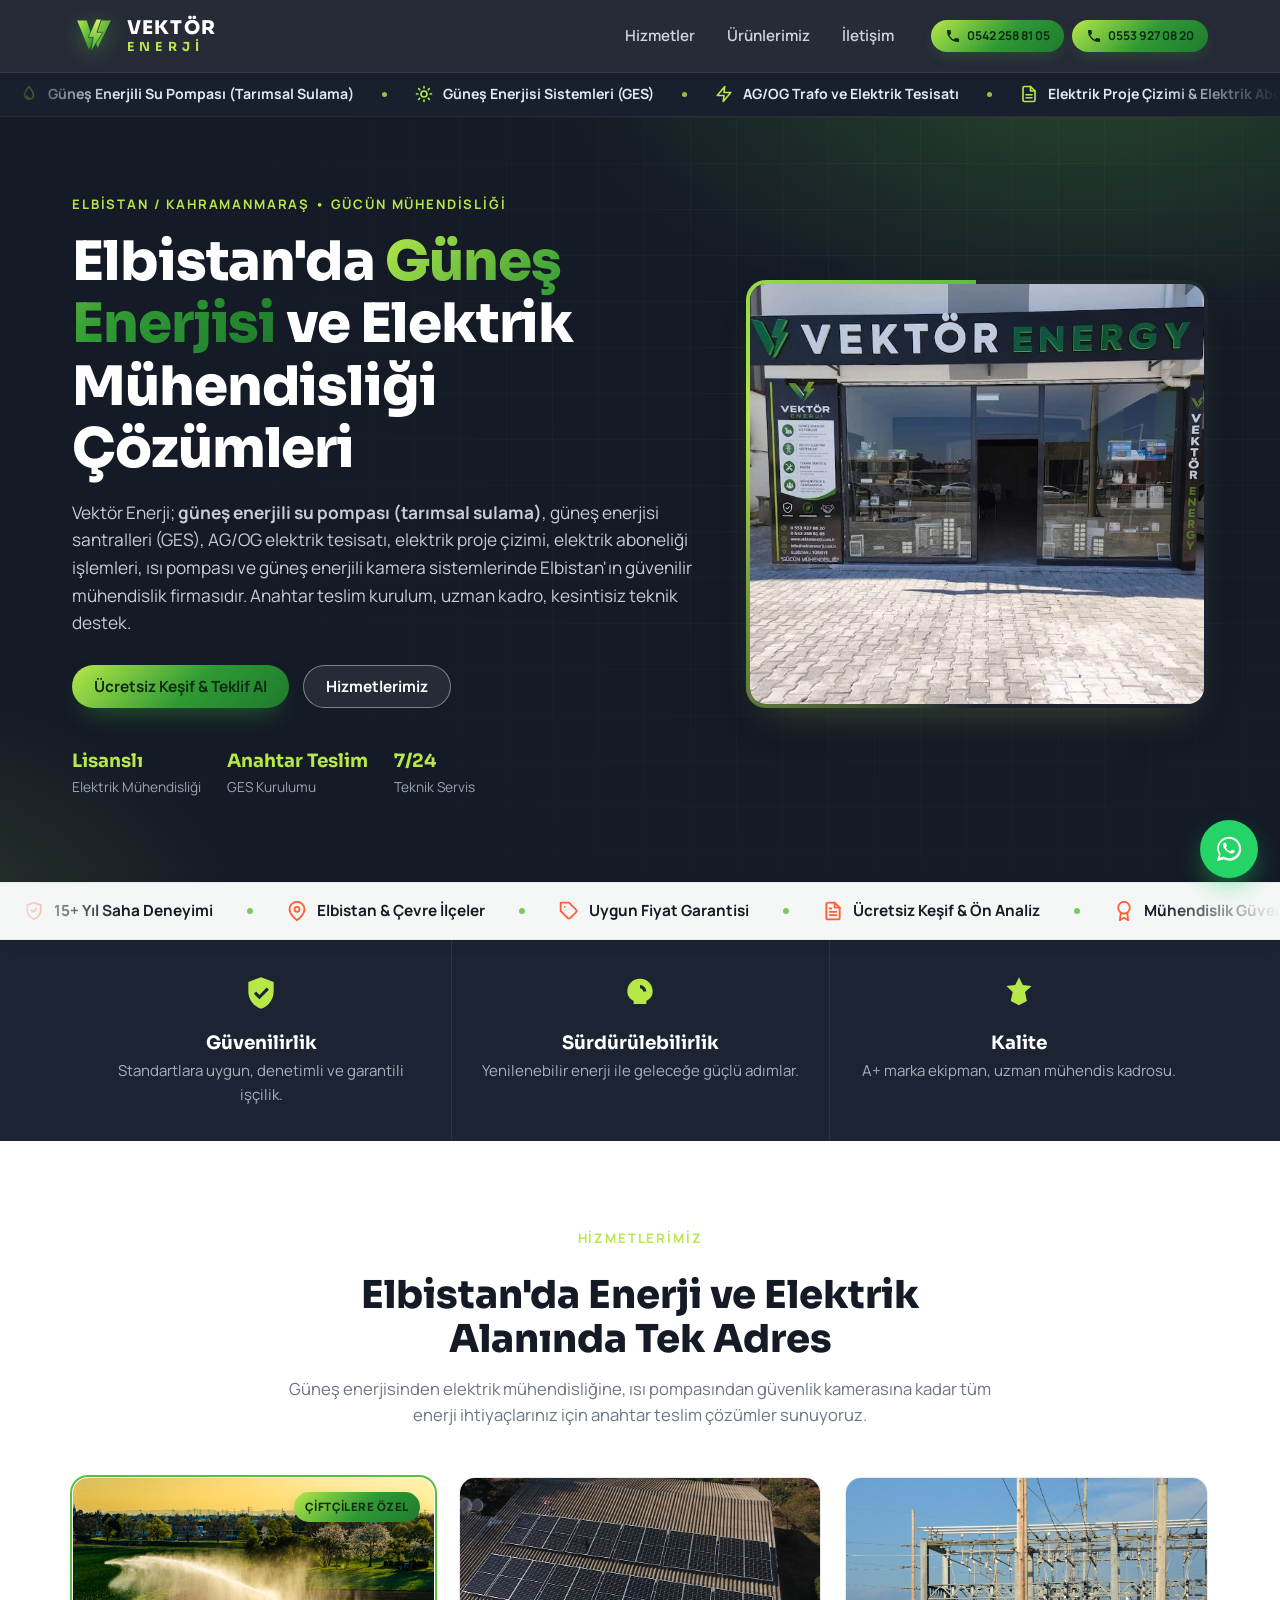
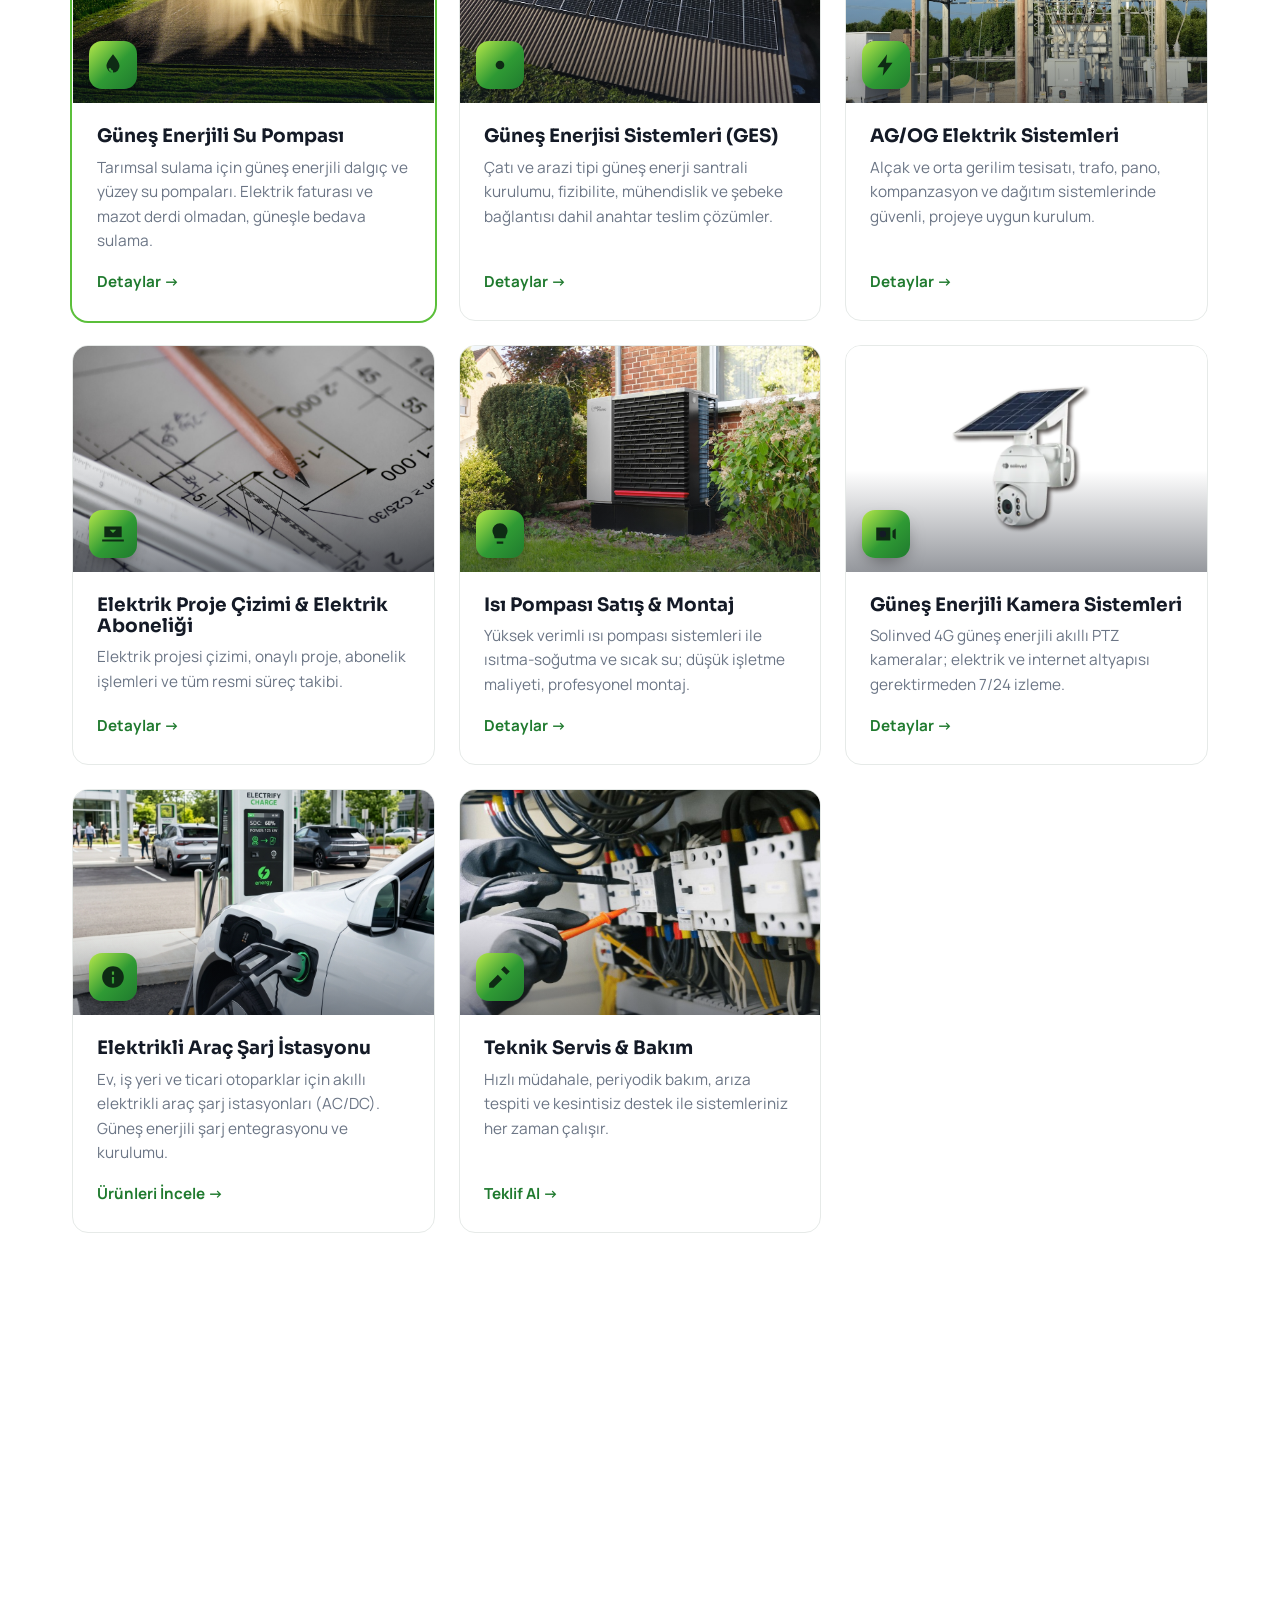
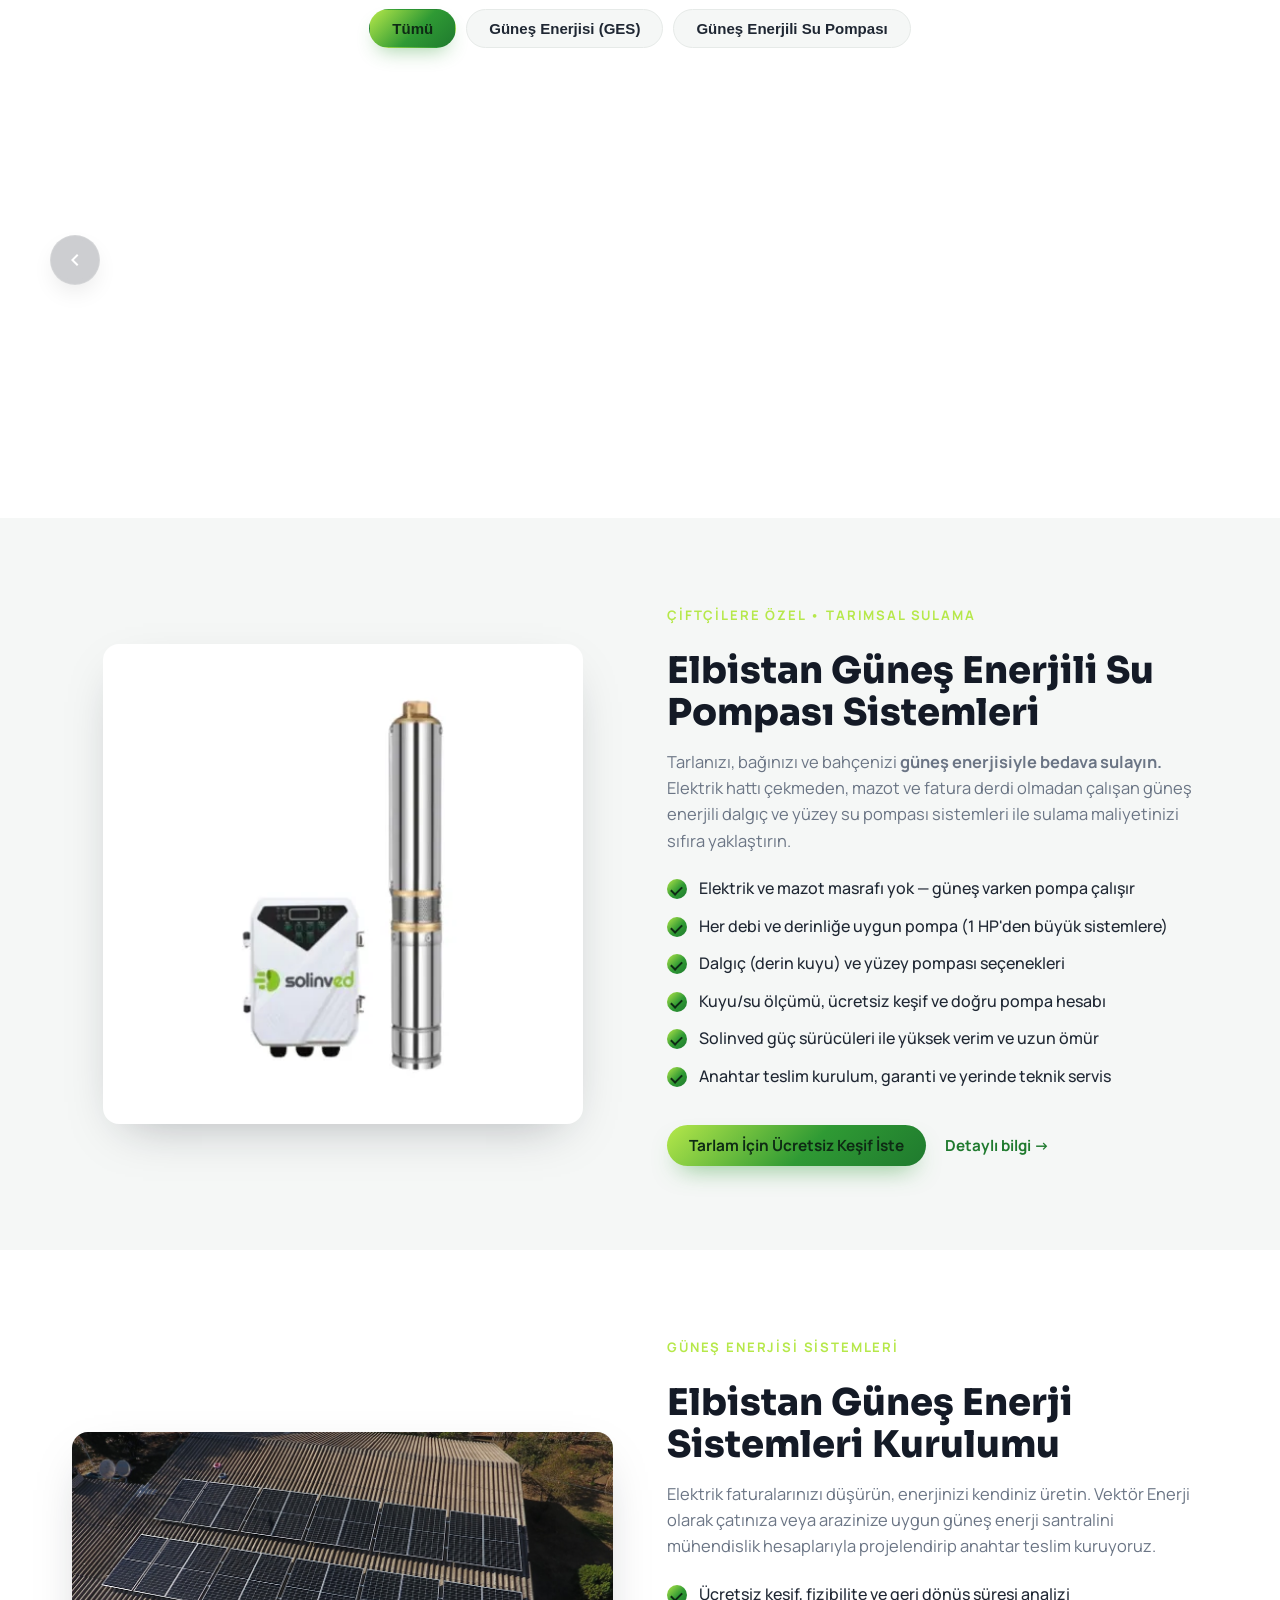
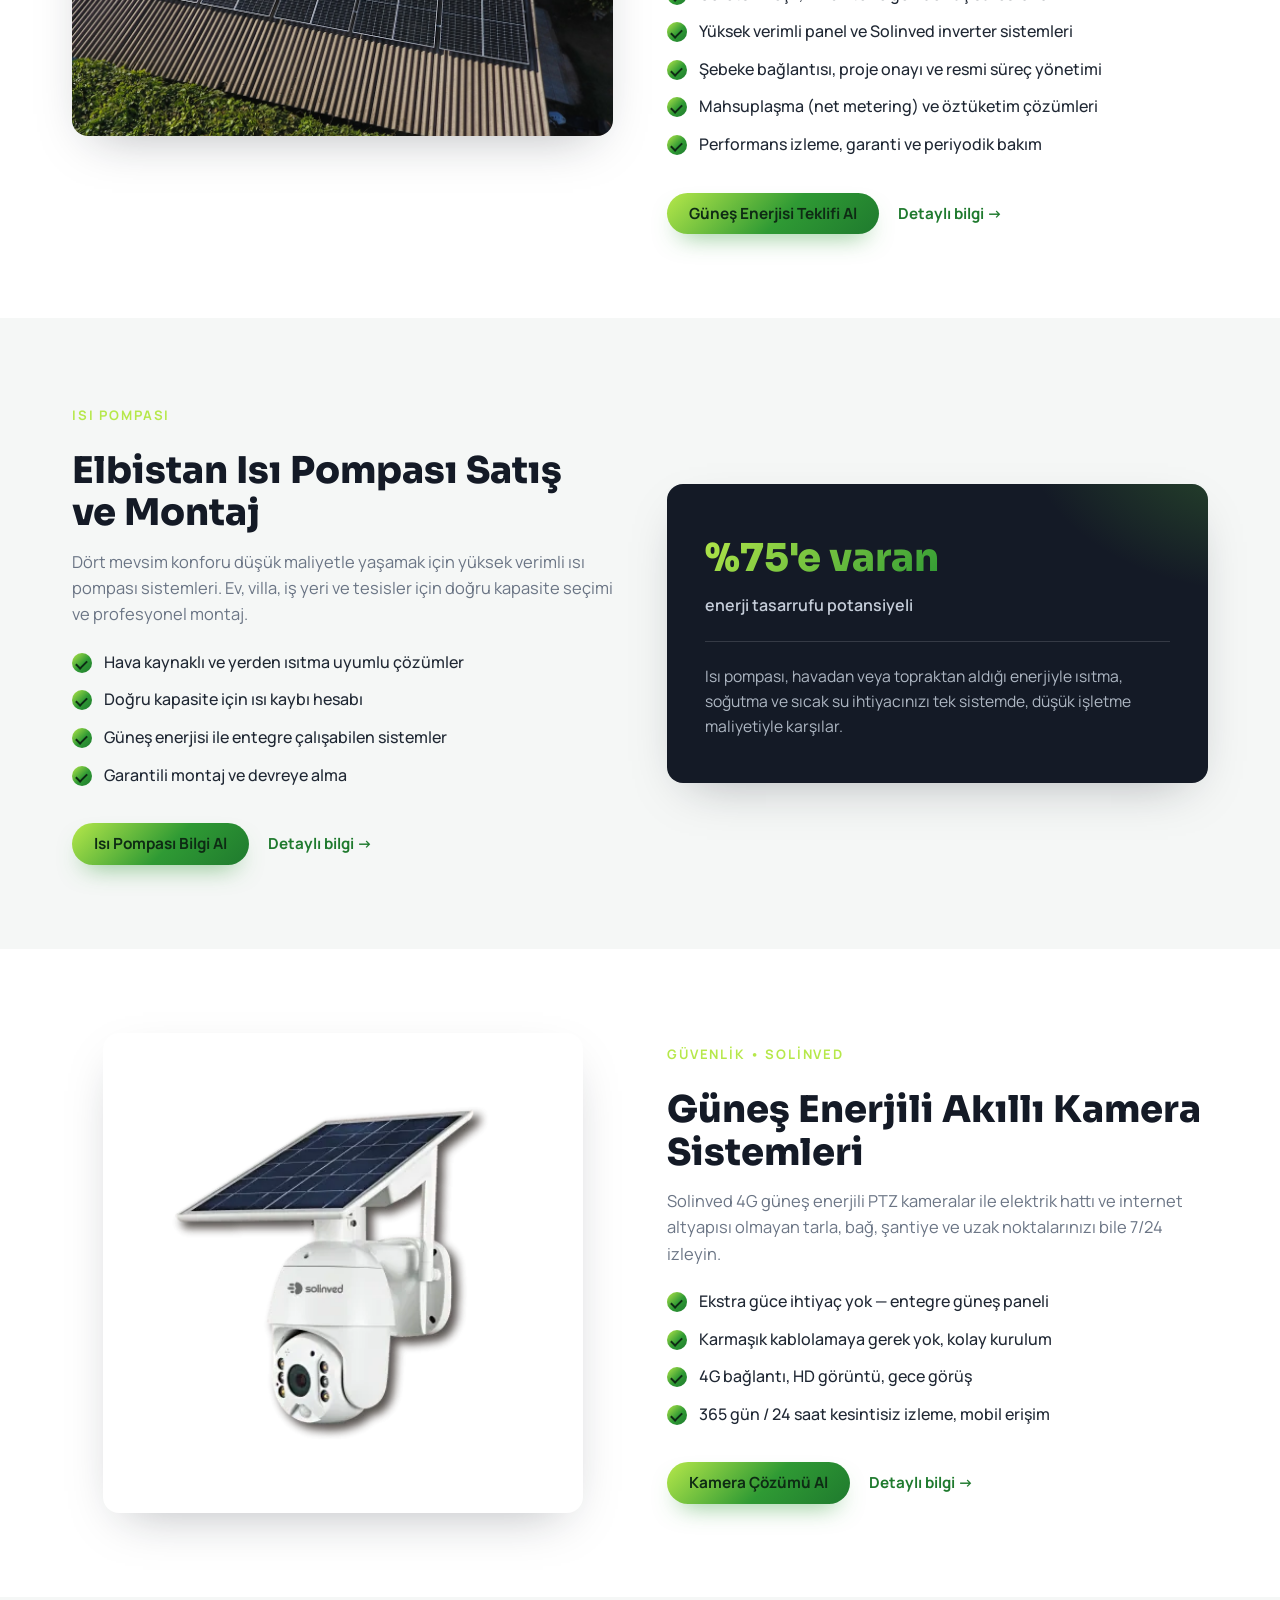
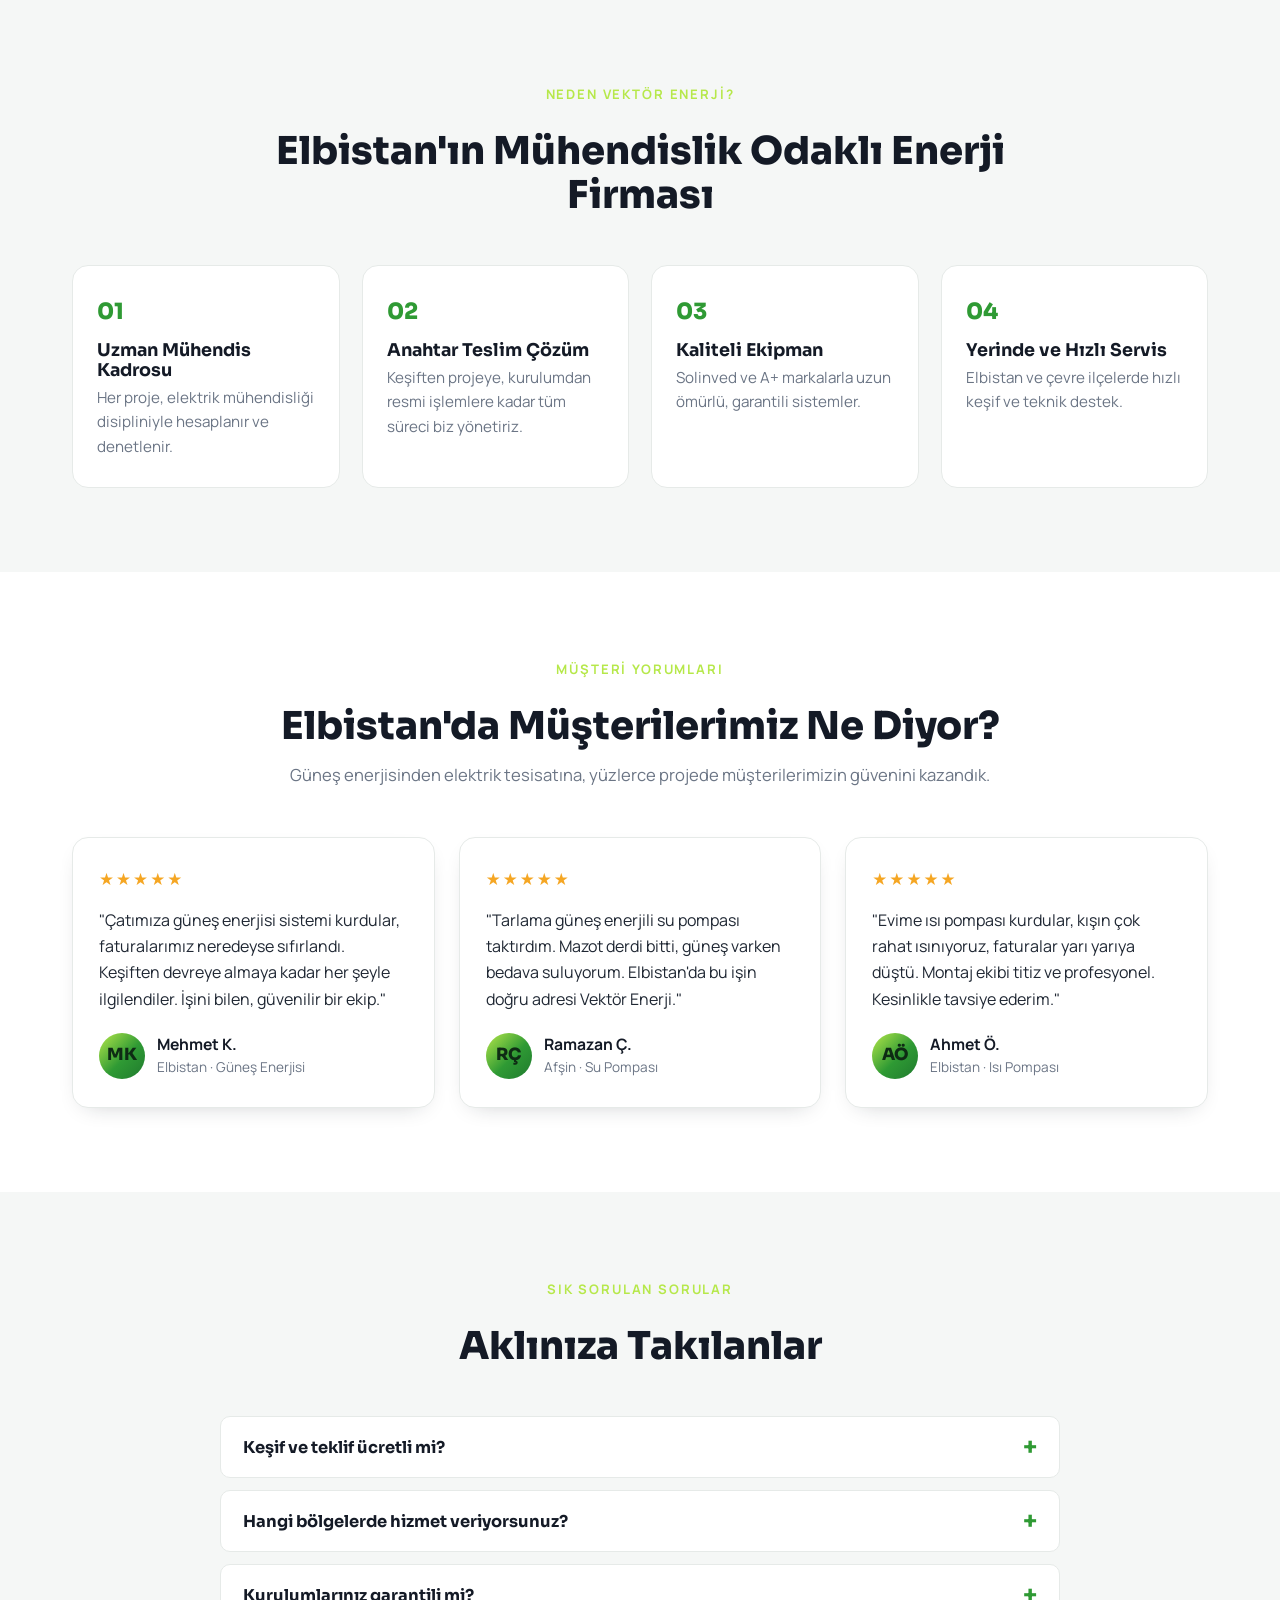
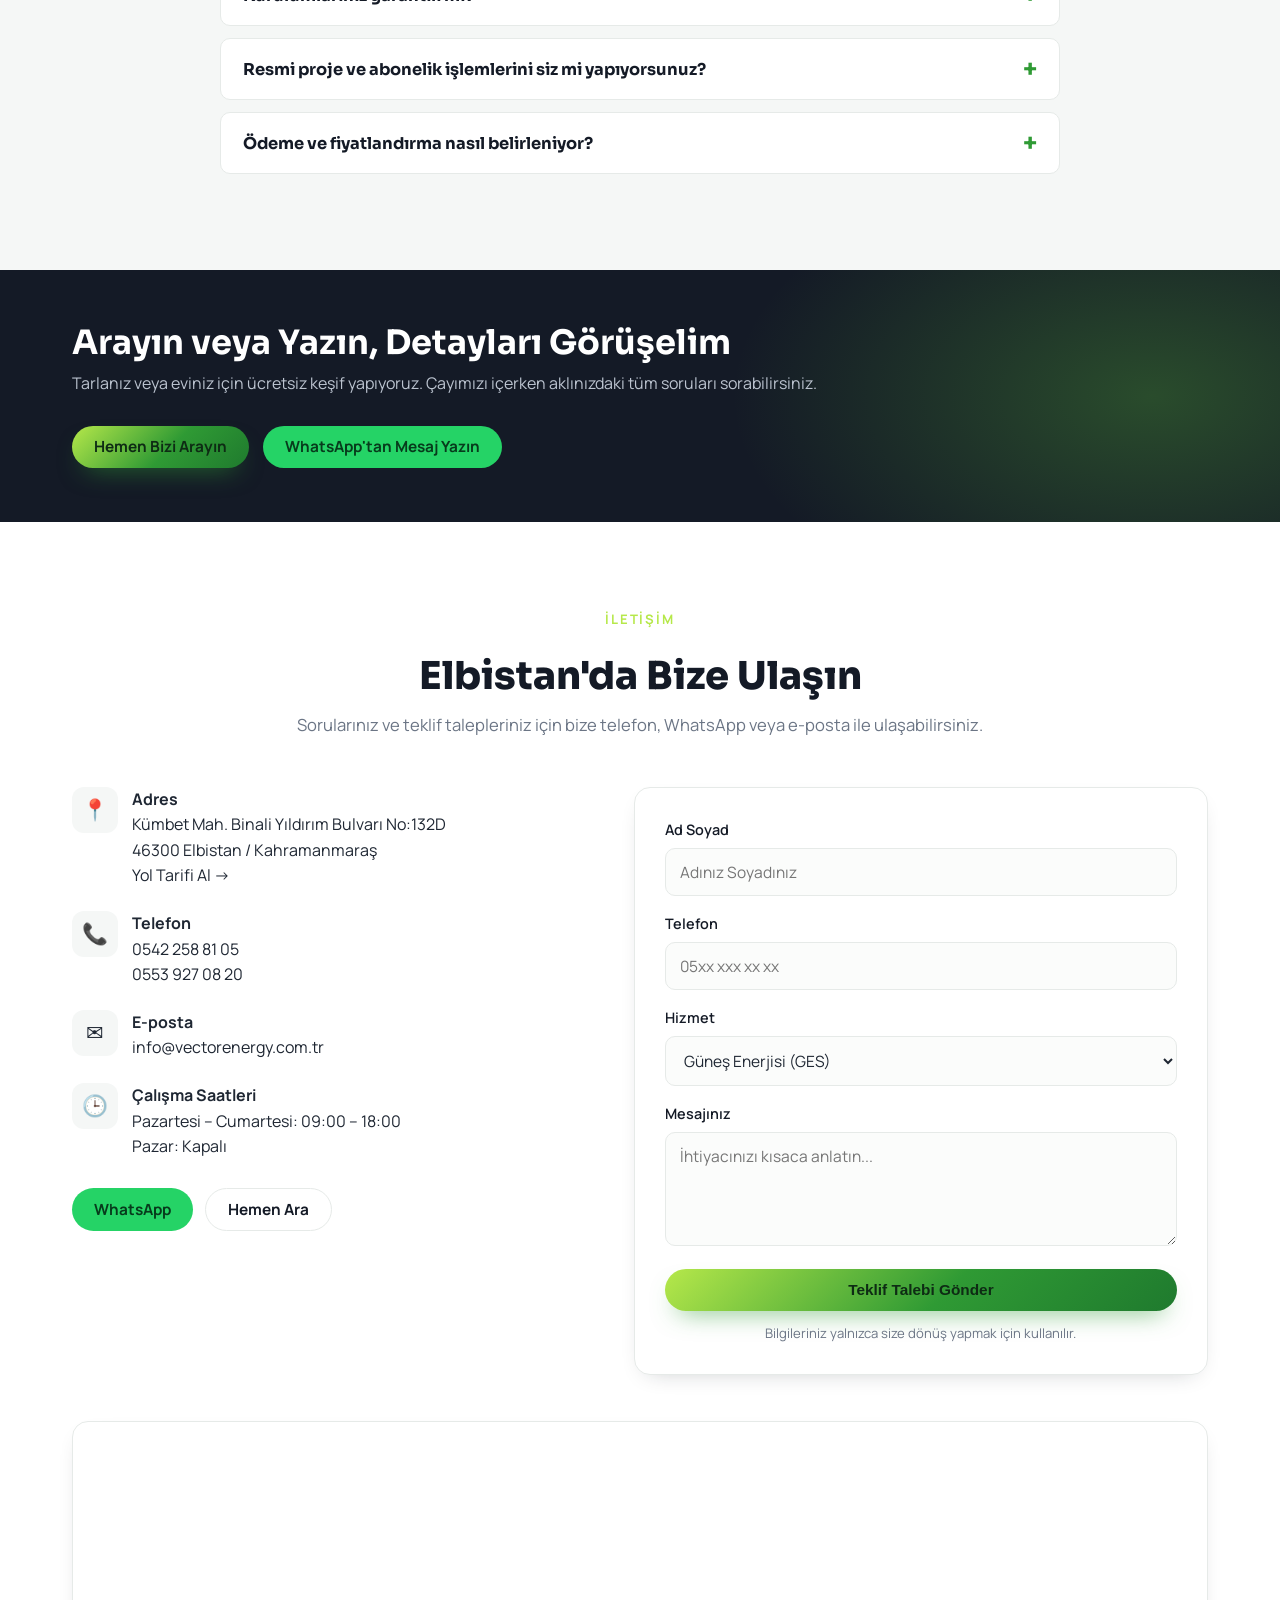
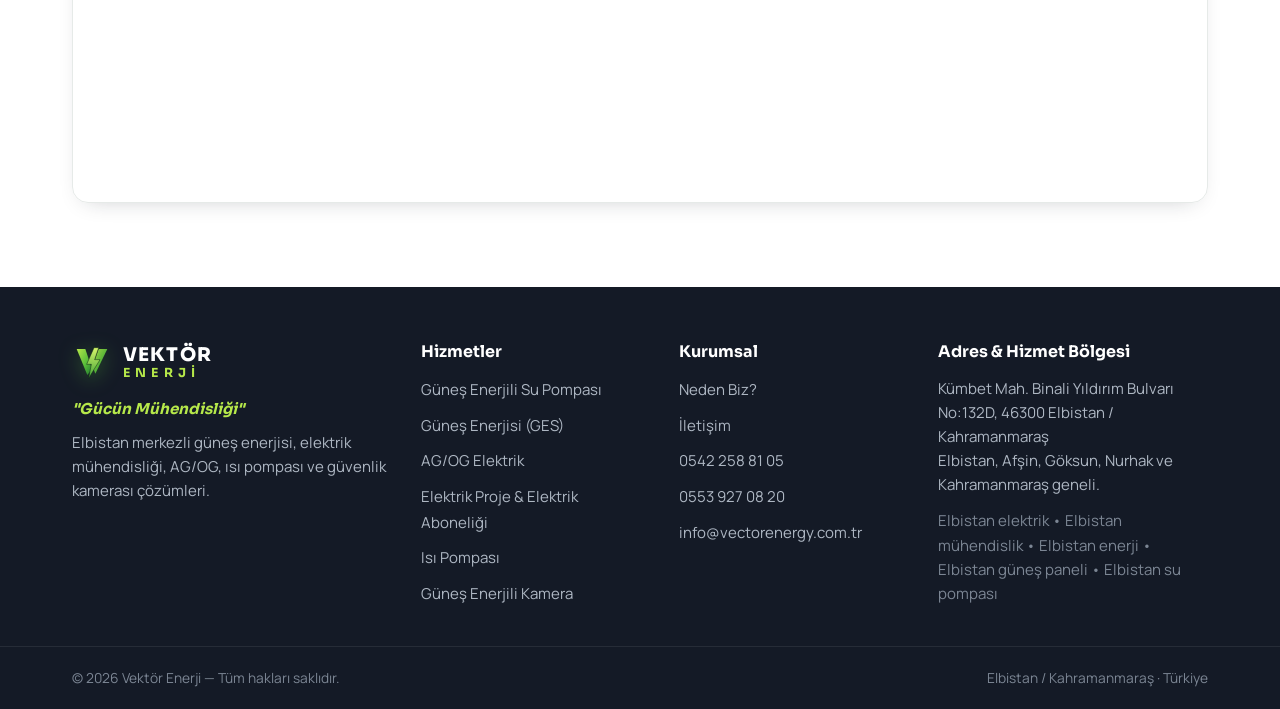
<file: index.html>
<!DOCTYPE html>
<html lang="tr">
<head>
<meta charset="UTF-8" />
<meta name="viewport" content="width=device-width, initial-scale=1.0" />
<meta name="theme-color" content="#141a26" />

<!-- Primary SEO -->
<title>Vektör Enerji Elbistan | Güneş Enerjisi, Elektrik Mühendisliği, AG/OG ve Isı Pompası</title>
<meta name="description" content="Vektör Enerji Elbistan; güneş enerjili su pompası (tarımsal sulama), güneş enerjisi sistemleri (GES), AG/OG elektrik tesisatı, elektrik proje çizimi, elektrik aboneliği işlemleri, ısı pompası ve güneş enerjili kamera kurulumu. Elbistan'ın güvenilir elektrik mühendisliği ve enerji firması. ☎ 0542 258 81 05" />
<meta name="keywords" content="Elbistan elektrik, Elbistan mühendislik, Elbistan enerji, Elbistan güneş paneli, Elbistan güneş enerjisi, Elbistan GES, Elbistan elektrik mühendisi, Elbistan AG OG, Elbistan ısı pompası, Elbistan güneş enerjili kamera, Elbistan güneş enerjili su pompası, Elbistan tarımsal sulama, solar su pompası Elbistan, dalgıç pompa Elbistan, elektrik proje çizimi Elbistan, elektrik aboneliği işlemleri Elbistan, Vektör Enerji, Kahramanmaraş güneş enerjisi" />
<meta name="author" content="Vektör Enerji" />
<meta name="robots" content="index, follow, max-image-preview:large" />
<link rel="canonical" href="https://www.vectorenergy.com.tr/" />

<!-- Geo / Local SEO -->
<meta name="geo.region" content="TR-46" />
<meta name="geo.placename" content="Elbistan, Kahramanmaraş" />
<meta name="geo.position" content="38.2055;37.1959" />
<meta name="ICBM" content="38.2055, 37.1959" />

<!-- Open Graph -->
<meta property="og:type" content="website" />
<meta property="og:locale" content="tr_TR" />
<meta property="og:site_name" content="Vektör Enerji" />
<meta property="og:title" content="Vektör Enerji Elbistan | Güneş Enerjisi & Elektrik Mühendisliği" />
<meta property="og:description" content="Elbistan'da güneş enerjisi sistemleri, AG/OG elektrik, elektrik proje çizimi, ısı pompası ve güneş enerjili kamera çözümleri. Gücün Mühendisliği." />
<meta property="og:url" content="https://www.vectorenergy.com.tr/" />
<meta property="og:image" content="https://www.vectorenergy.com.tr/assets/vektor-enerji-elbistan-dukkan.jpeg" />

<!-- Twitter -->
<meta name="twitter:card" content="summary_large_image" />
<meta name="twitter:title" content="Vektör Enerji Elbistan | Güneş Enerjisi & Elektrik Mühendisliği" />
<meta name="twitter:description" content="Elbistan güneş enerjisi, AG/OG elektrik, ısı pompası ve güneş enerjili kamera çözümleri." />
<meta name="twitter:image" content="https://www.vectorenergy.com.tr/assets/vektor-enerji-elbistan-dukkan.jpeg" />

<link rel="icon" type="image/png" href="assets/favicon.png" />
<link rel="apple-touch-icon" href="assets/favicon.png" />
<link rel="manifest" href="site.webmanifest" />
<link rel="preload" as="image" href="assets/vektor-enerji-elbistan-dukkan.jpeg" />

<!-- Fonts -->
<link rel="preconnect" href="https://fonts.googleapis.com" />
<link rel="preconnect" href="https://fonts.gstatic.com" crossorigin />
<link href="https://fonts.googleapis.com/css2?family=Manrope:wght@400;500;600;700;800&family=Sora:wght@600;700;800&display=swap" rel="stylesheet" />

<link rel="stylesheet" href="styles.css" />

<!-- Structured Data: LocalBusiness -->
<script type="application/ld+json">
{
  "@context": "https://schema.org",
  "@type": "ElectricalContractor",
  "name": "Vektör Enerji",
  "alternateName": "Vektör Energy",
  "description": "Elbistan merkezli güneş enerjisi sistemleri, AG/OG elektrik tesisatı, elektrik proje çizimi, ısı pompası ve güneş enerjili kamera kurulumu yapan elektrik mühendisliği ve enerji firması.",
  "slogan": "Gücün Mühendisliği",
  "url": "https://www.vectorenergy.com.tr/",
  "logo": "https://www.vectorenergy.com.tr/assets/logo.svg",
  "image": "https://www.vectorenergy.com.tr/assets/vektor-enerji-elbistan-dukkan.jpeg",
  "telephone": "+905422588105",
  "email": "info@vectorenergy.com.tr",
  "priceRange": "₺₺",
  "address": {
    "@type": "PostalAddress",
    "streetAddress": "Kümbet Mah. Binali Yıldırım Bulvarı No:132D",
    "addressLocality": "Elbistan",
    "addressRegion": "Kahramanmaraş",
    "postalCode": "46300",
    "addressCountry": "TR"
  },
  "geo": {
    "@type": "GeoCoordinates",
    "latitude": 38.2055,
    "longitude": 37.1959
  },
  "areaServed": [
    { "@type": "City", "name": "Elbistan" },
    { "@type": "City", "name": "Afşin" },
    { "@type": "City", "name": "Göksun" },
    { "@type": "AdministrativeArea", "name": "Kahramanmaraş" }
  ],
  "openingHoursSpecification": [{
    "@type": "OpeningHoursSpecification",
    "dayOfWeek": ["Monday","Tuesday","Wednesday","Thursday","Friday","Saturday"],
    "opens": "09:00",
    "closes": "18:00"
  }],
  "sameAs": [],
  "hasOfferCatalog": {
    "@type": "OfferCatalog",
    "name": "Hizmetler",
    "itemListElement": [
      { "@type": "Offer", "itemOffered": { "@type": "Service", "name": "Güneş Enerjili Su Pompası ve Tarımsal Sulama Sistemleri" } },
      { "@type": "Offer", "itemOffered": { "@type": "Service", "name": "Güneş Enerjisi Sistemleri (GES)" } },
      { "@type": "Offer", "itemOffered": { "@type": "Service", "name": "AG/OG Elektrik Sistemleri" } },
      { "@type": "Offer", "itemOffered": { "@type": "Service", "name": "Elektrik Proje Çizimi ve Elektrik Aboneliği İşlemleri" } },
      { "@type": "Offer", "itemOffered": { "@type": "Service", "name": "Isı Pompası Satış ve Montaj" } },
      { "@type": "Offer", "itemOffered": { "@type": "Service", "name": "Güneş Enerjili Kamera Sistemleri" } },
      { "@type": "Offer", "itemOffered": { "@type": "Service", "name": "Teknik Servis ve Bakım" } }
    ]
  }
}
</script>

<!-- Structured Data: FAQPage -->
<script type="application/ld+json">
{
  "@context": "https://schema.org",
  "@type": "FAQPage",
  "mainEntity": [
    { "@type": "Question", "name": "Keşif ve teklif ücretli mi?", "acceptedAnswer": { "@type": "Answer", "text": "Hayır. Elbistan ve çevre ilçelerde keşif ve teklif tamamen ücretsizdir. İhtiyacınızı yerinde inceler, size en uygun çözümü ve net bir fiyat teklifini sunarız." } },
    { "@type": "Question", "name": "Hangi bölgelerde hizmet veriyorsunuz?", "acceptedAnswer": { "@type": "Answer", "text": "Merkez ofisimiz Elbistan'dadır. Elbistan, Afşin, Göksun, Nurhak başta olmak üzere Kahramanmaraş genelinde hizmet veriyoruz." } },
    { "@type": "Question", "name": "Kurulumlarınız garantili mi?", "acceptedAnswer": { "@type": "Answer", "text": "Evet. Tüm sistem ve işçiliklerimiz garantilidir. Solinved ve A+ markalarla çalışır, kurulum sonrası periyodik bakım ve teknik servis desteği sağlarız." } },
    { "@type": "Question", "name": "Resmi proje ve abonelik işlemlerini siz mi yapıyorsunuz?", "acceptedAnswer": { "@type": "Answer", "text": "Evet. Elektrik projesi, proje onayı, abonelik ve sayaç (saat) bağlama dahil tüm resmi süreci anahtar teslim olarak sizin adınıza yürütüyoruz." } },
    { "@type": "Question", "name": "Ödeme ve fiyatlandırma nasıl belirleniyor?", "acceptedAnswer": { "@type": "Answer", "text": "Fiyat, ihtiyacınıza ve sistem büyüklüğüne göre keşif sonrası netleşir. Size şeffaf, detaylı bir teklif sunar; uygun ödeme seçeneklerini birlikte değerlendiririz." } }
  ]
}
</script>
</head>
<body>

<a class="skip-link" href="#main">İçeriğe geç</a>

<!-- HEADER -->
<header class="site-header" id="top">
  <div class="container header-inner">
    <a href="#top" class="brand" aria-label="Vektör Enerji ana sayfa">
      <img src="assets/logo.svg" alt="Vektör Enerji logo" class="brand-logo" width="44" height="44" />
      <span class="brand-text">
        <strong>VEKTÖR</strong><span class="brand-accent">ENERJİ</span>
      </span>
    </a>

    <nav class="main-nav" id="nav" aria-label="Ana menü">
      <a href="#hizmetler">Hizmetler</a>
      <a href="urunler.html">Ürünlerimiz</a>
      <a href="#iletisim">İletişim</a>
    </nav>

    <div class="header-phones-wrap" aria-label="Telefon numaraları">
      <a href="tel:+905422588105" class="header-phone-btn">
        <svg viewBox="0 0 24 24" width="16" height="16" aria-hidden="true"><path fill="currentColor" d="M6.6 10.8c1.4 2.8 3.8 5.1 6.6 6.6l2.2-2.2c.3-.3.7-.4 1-.2 1.2.4 2.4.6 3.7.6.6 0 1 .4 1 1V20c0 .6-.4 1-1 1C10.5 21 3 13.5 3 4c0-.6.4-1 1-1h3.5c.6 0 1 .4 1 1 0 1.3.2 2.5.6 3.7.1.4 0 .8-.3 1z"/></svg>
        0542 258 81 05
      </a>
      <a href="tel:+905539270820" class="header-phone-btn">
        <svg viewBox="0 0 24 24" width="16" height="16" aria-hidden="true"><path fill="currentColor" d="M6.6 10.8c1.4 2.8 3.8 5.1 6.6 6.6l2.2-2.2c.3-.3.7-.4 1-.2 1.2.4 2.4.6 3.7.6.6 0 1 .4 1 1V20c0 .6-.4 1-1 1C10.5 21 3 13.5 3 4c0-.6.4-1 1-1h3.5c.6 0 1 .4 1 1 0 1.3.2 2.5.6 3.7.1.4 0 .8-.3 1z"/></svg>
        0553 927 08 20
      </a>
    </div>

    <button class="nav-toggle" id="navToggle" aria-label="Menüyü aç/kapat" aria-expanded="false" aria-controls="nav">
      <span></span><span></span><span></span>
    </button>
  </div>
</header>

<main id="main">

  <!-- TOP SERVICES TICKER -->
  <section class="top-ticker" aria-label="Hizmetlerimiz">
    <div class="ticker-wrap">
      <div class="ticker-track">
        <!-- Group 1 -->
        <div class="ticker-group">
          <div class="ticker-item">
            <svg viewBox="0 0 24 24" fill="none" stroke="currentColor" stroke-width="2.5" stroke-linecap="round" stroke-linejoin="round" class="ticker-icon"><path d="M12 2C8 7 6 10 6 13a6 6 0 0 0 12 0c0-3-2-6-6-11zm0 17a4 4 0 0 1-4-4h2a2 2 0 0 0 2 2v2z"/></svg>
            <span>Güneş Enerjili Su Pompası (Tarımsal Sulama)</span>
          </div>
          <div class="ticker-dot"></div>
          <div class="ticker-item">
            <svg viewBox="0 0 24 24" fill="none" stroke="currentColor" stroke-width="2.5" stroke-linecap="round" stroke-linejoin="round" class="ticker-icon"><circle cx="12" cy="12" r="4"/><path d="M12 2v2M12 20v2M4.93 4.93l1.41 1.41M17.66 17.66l1.41 1.41M2 12h2M20 12h2M6.34 17.66l-1.41 1.41M19.07 4.93l-1.41 1.41"/></svg>
            <span>Güneş Enerjisi Sistemleri (GES)</span>
          </div>
          <div class="ticker-dot"></div>
          <div class="ticker-item">
            <svg viewBox="0 0 24 24" fill="none" stroke="currentColor" stroke-width="2.5" stroke-linecap="round" stroke-linejoin="round" class="ticker-icon"><polygon points="13 2 3 14 12 14 11 22 21 10 12 10 13 2"/></svg>
            <span>AG/OG Trafo ve Elektrik Tesisatı</span>
          </div>
          <div class="ticker-dot"></div>
          <div class="ticker-item">
            <svg viewBox="0 0 24 24" fill="none" stroke="currentColor" stroke-width="2.5" stroke-linecap="round" stroke-linejoin="round" class="ticker-icon"><path d="M14 2H6a2 2 0 0 0-2 2v16a2 2 0 0 0 2 2h12a2 2 0 0 0 2-2V8z"/><polyline points="14 2 14 8 20 8"/><line x1="16" y1="13" x2="8" y2="13"/><line x1="16" y1="17" x2="8" y2="17"/></svg>
            <span>Elektrik Proje Çizimi & Elektrik Aboneliği</span>
          </div>
          <div class="ticker-dot"></div>
          <div class="ticker-item">
            <svg viewBox="0 0 24 24" fill="none" stroke="currentColor" stroke-width="2.5" stroke-linecap="round" stroke-linejoin="round" class="ticker-icon"><path d="M3 9l9-7 9 7v11a2 2 0 0 1-2 2H5a2 2 0 0 1-2-2z"/><polyline points="9 22 9 12 15 12 15 22"/></svg>
            <span>Yüksek Verimli Isı Pompası Sistemleri</span>
          </div>
          <div class="ticker-dot"></div>
          <div class="ticker-item">
            <svg viewBox="0 0 24 24" fill="none" stroke="currentColor" stroke-width="2.5" stroke-linecap="round" stroke-linejoin="round" class="ticker-icon"><path d="M23 19a2 2 0 0 1-2 2H3a2 2 0 0 1-2-2V8a2 2 0 0 1 2-2h4l2-3h6l2 3h4a2 2 0 0 1 2 2z"/><circle cx="12" cy="13" r="4"/></svg>
            <span>Güneş Enerjili Güvenlik Kameraları</span>
          </div>
          <div class="ticker-dot"></div>
          <div class="ticker-item">
            <svg viewBox="0 0 24 24" fill="none" stroke="currentColor" stroke-width="2.5" stroke-linecap="round" stroke-linejoin="round" class="ticker-icon"><circle cx="12" cy="8" r="7"/><polyline points="8.21 13.89 7 23 12 20 17 23 15.79 13.88"/></svg>
            <span>Solinved Ürünleri Satış & Kurulum</span>
          </div>
          <div class="ticker-dot"></div>
          <div class="ticker-item">
            <svg viewBox="0 0 24 24" fill="none" stroke="currentColor" stroke-width="2.5" stroke-linecap="round" stroke-linejoin="round" class="ticker-icon"><path d="M22 11.08V12a10 10 0 1 1-5.93-9.14"/><polyline points="22 4 12 14.01 9 11.01"/></svg>
            <span>Ücretsiz Keşif & Detaylı Ön Analiz</span>
          </div>
          <div class="ticker-dot"></div>
        </div>

        <!-- Group 2 (Duplicate for seamless loop) -->
        <div class="ticker-group" aria-hidden="true">
          <div class="ticker-item">
            <svg viewBox="0 0 24 24" fill="none" stroke="currentColor" stroke-width="2.5" stroke-linecap="round" stroke-linejoin="round" class="ticker-icon"><path d="M12 2C8 7 6 10 6 13a6 6 0 0 0 12 0c0-3-2-6-6-11zm0 17a4 4 0 0 1-4-4h2a2 2 0 0 0 2 2v2z"/></svg>
            <span>Güneş Enerjili Su Pompası (Tarımsal Sulama)</span>
          </div>
          <div class="ticker-dot"></div>
          <div class="ticker-item">
            <svg viewBox="0 0 24 24" fill="none" stroke="currentColor" stroke-width="2.5" stroke-linecap="round" stroke-linejoin="round" class="ticker-icon"><circle cx="12" cy="12" r="4"/><path d="M12 2v2M12 20v2M4.93 4.93l1.41 1.41M17.66 17.66l1.41 1.41M2 12h2M20 12h2M6.34 17.66l-1.41 1.41M19.07 4.93l-1.41 1.41"/></svg>
            <span>Güneş Enerjisi Sistemleri (GES)</span>
          </div>
          <div class="ticker-dot"></div>
          <div class="ticker-item">
            <svg viewBox="0 0 24 24" fill="none" stroke="currentColor" stroke-width="2.5" stroke-linecap="round" stroke-linejoin="round" class="ticker-icon"><polygon points="13 2 3 14 12 14 11 22 21 10 12 10 13 2"/></svg>
            <span>AG/OG Trafo ve Elektrik Tesisatı</span>
          </div>
          <div class="ticker-dot"></div>
          <div class="ticker-item">
            <svg viewBox="0 0 24 24" fill="none" stroke="currentColor" stroke-width="2.5" stroke-linecap="round" stroke-linejoin="round" class="ticker-icon"><path d="M14 2H6a2 2 0 0 0-2 2v16a2 2 0 0 0 2 2h12a2 2 0 0 0 2-2V8z"/><polyline points="14 2 14 8 20 8"/><line x1="16" y1="13" x2="8" y2="13"/><line x1="16" y1="17" x2="8" y2="17"/></svg>
            <span>Elektrik Proje Çizimi & Elektrik Aboneliği</span>
          </div>
          <div class="ticker-dot"></div>
          <div class="ticker-item">
            <svg viewBox="0 0 24 24" fill="none" stroke="currentColor" stroke-width="2.5" stroke-linecap="round" stroke-linejoin="round" class="ticker-icon"><path d="M3 9l9-7 9 7v11a2 2 0 0 1-2 2H5a2 2 0 0 1-2-2z"/><polyline points="9 22 9 12 15 12 15 22"/></svg>
            <span>Yüksek Verimli Isı Pompası Sistemleri</span>
          </div>
          <div class="ticker-dot"></div>
          <div class="ticker-item">
            <svg viewBox="0 0 24 24" fill="none" stroke="currentColor" stroke-width="2.5" stroke-linecap="round" stroke-linejoin="round" class="ticker-icon"><path d="M23 19a2 2 0 0 1-2 2H3a2 2 0 0 1-2-2V8a2 2 0 0 1 2-2h4l2-3h6l2 3h4a2 2 0 0 1 2 2z"/><circle cx="12" cy="13" r="4"/></svg>
            <span>Güneş Enerjili Güvenlik Kameraları</span>
          </div>
          <div class="ticker-dot"></div>
          <div class="ticker-item">
            <svg viewBox="0 0 24 24" fill="none" stroke="currentColor" stroke-width="2.5" stroke-linecap="round" stroke-linejoin="round" class="ticker-icon"><circle cx="12" cy="8" r="7"/><polyline points="8.21 13.89 7 23 12 20 17 23 15.79 13.88"/></svg>
            <span>Solinved Ürünleri Satış & Kurulum</span>
          </div>
          <div class="ticker-dot"></div>
          <div class="ticker-item">
            <svg viewBox="0 0 24 24" fill="none" stroke="currentColor" stroke-width="2.5" stroke-linecap="round" stroke-linejoin="round" class="ticker-icon"><path d="M22 11.08V12a10 10 0 1 1-5.93-9.14"/><polyline points="22 4 12 14.01 9 11.01"/></svg>
            <span>Ücretsiz Keşif & Detaylı Ön Analiz</span>
          </div>
          <div class="ticker-dot"></div>
        </div>
      </div>
    </div>
  </section>

  <!-- HERO -->
  <section class="hero">
    <div class="hero-bg" aria-hidden="true"></div>
    <div class="container hero-inner">
      <div class="hero-content">
        <span class="eyebrow">Elbistan / Kahramanmaraş • Gücün Mühendisliği</span>
        <h1>Elbistan'da <span class="grad">Güneş Enerjisi</span> ve Elektrik Mühendisliği Çözümleri</h1>
        <p class="lead">
          Vektör Enerji; <strong>güneş enerjili su pompası (tarımsal sulama)</strong>, güneş enerjisi santralleri (GES),
          AG/OG elektrik tesisatı, elektrik proje çizimi, elektrik aboneliği işlemleri, ısı pompası ve güneş enerjili kamera
          sistemlerinde Elbistan'ın güvenilir mühendislik firmasıdır. Anahtar teslim kurulum, uzman kadro, kesintisiz teknik destek.
        </p>
        <div class="hero-actions">
          <a href="#iletisim" class="btn btn-primary">Ücretsiz Keşif & Teklif Al</a>
          <a href="#hizmetler" class="btn btn-ghost">Hizmetlerimiz</a>
        </div>
        <ul class="hero-trust">
          <li><strong>Lisanslı</strong><span>Elektrik Mühendisliği</span></li>
          <li><strong>Anahtar Teslim</strong><span>GES Kurulumu</span></li>
          <li><strong>7/24</strong><span>Teknik Servis</span></li>
        </ul>
      </div>
      <div class="hero-card">
        <img src="assets/vektor-enerji-elbistan-dukkan-cropped.jpeg" alt="Vektör Enerji Elbistan mağaza ve ofis dış görünümü" width="520" height="480" loading="eager" />
      </div>
    </div>
  </section>

  <!-- TICKER SECTION -->
  <section class="ticker-section" aria-label="Önemli Özelliklerimiz">
    <div class="ticker-wrap">
      <div class="ticker-track">
        <!-- Group 1 -->
        <div class="ticker-group">
          <div class="ticker-item">
            <svg viewBox="0 0 24 24" fill="none" stroke="currentColor" stroke-width="2.5" stroke-linecap="round" stroke-linejoin="round" class="ticker-icon"><path d="M12 22s8-4 8-10V5l-8-3-8 3v7c0 6 8 10 8 10z"/><path d="m9 11 2 2 4-4"/></svg>
            <span>15+ Yıl Saha Deneyimi</span>
          </div>
          <div class="ticker-dot"></div>
          <div class="ticker-item">
            <svg viewBox="0 0 24 24" fill="none" stroke="currentColor" stroke-width="2.5" stroke-linecap="round" stroke-linejoin="round" class="ticker-icon"><path d="M21 10c0 7-9 13-9 13s-9-6-9-13a9 9 0 0 1 18 0z"/><circle cx="12" cy="10" r="3"/></svg>
            <span>Elbistan & Çevre İlçeler</span>
          </div>
          <div class="ticker-dot"></div>
          <div class="ticker-item">
            <svg viewBox="0 0 24 24" fill="none" stroke="currentColor" stroke-width="2.5" stroke-linecap="round" stroke-linejoin="round" class="ticker-icon"><path d="M20.59 13.41l-7.17 7.17a2 2 0 0 1-2.83 0L2 12V2h10l8.59 8.59a2 2 0 0 1 0 2.82z"/><line x1="7" y1="7" x2="7.01" y2="7"/></svg>
            <span>Uygun Fiyat Garantisi</span>
          </div>
          <div class="ticker-dot"></div>
          <div class="ticker-item">
            <svg viewBox="0 0 24 24" fill="none" stroke="currentColor" stroke-width="2.5" stroke-linecap="round" stroke-linejoin="round" class="ticker-icon"><path d="M14 2H6a2 2 0 0 0-2 2v16a2 2 0 0 0 2 2h12a2 2 0 0 0 2-2V8z"/><polyline points="14 2 14 8 20 8"/><line x1="16" y1="13" x2="8" y2="13"/><line x1="16" y1="17" x2="8" y2="17"/><polyline points="10 9 9 9 8 9"/></svg>
            <span>Ücretsiz Keşif & Ön Analiz</span>
          </div>
          <div class="ticker-dot"></div>
          <div class="ticker-item">
            <svg viewBox="0 0 24 24" fill="none" stroke="currentColor" stroke-width="2.5" stroke-linecap="round" stroke-linejoin="round" class="ticker-icon"><circle cx="12" cy="8" r="7"/><polyline points="8.21 13.89 7 23 12 20 17 23 15.79 13.88"/></svg>
            <span>Mühendislik Güvencesi</span>
          </div>
          <div class="ticker-dot"></div>
          <div class="ticker-item">
            <svg viewBox="0 0 24 24" fill="none" stroke="currentColor" stroke-width="2.5" stroke-linecap="round" stroke-linejoin="round" class="ticker-icon"><circle cx="12" cy="12" r="4"/><path d="M12 2v2M12 20v2M4.93 4.93l1.41 1.41M17.66 17.66l1.41 1.41M2 12h2M20 12h2M6.34 17.66l-1.41 1.41M19.07 4.93l-1.41 1.41"/></svg>
            <span>A+ Kalite Ekipman</span>
          </div>
          <div class="ticker-dot"></div>
          <div class="ticker-item">
            <svg viewBox="0 0 24 24" fill="none" stroke="currentColor" stroke-width="2.5" stroke-linecap="round" stroke-linejoin="round" class="ticker-icon"><polygon points="13 2 3 14 12 14 11 22 21 10 12 10 13 2"/></svg>
            <span>Hızlı Müdahale & Destek</span>
          </div>
          <div class="ticker-dot"></div>
          <div class="ticker-item">
            <svg viewBox="0 0 24 24" fill="none" stroke="currentColor" stroke-width="2.5" stroke-linecap="round" stroke-linejoin="round" class="ticker-icon"><path d="M14.7 6.3a1 1 0 0 0 0 1.4l1.6 1.6a1 1 0 0 0 1.4 0l3.77-3.77a6 6 0 0 1-7.94 7.94l-6.91 6.91a2.12 2.12 0 0 1-3-3l6.91-6.91a6 6 0 0 1 7.94-7.94l-3.76 3.76z"/></svg>
            <span>Anahtar Teslim Kurulum</span>
          </div>
          <div class="ticker-dot"></div>
        </div>

        <!-- Group 2 (Duplicate for seamless loop) -->
        <div class="ticker-group" aria-hidden="true">
          <div class="ticker-item">
            <svg viewBox="0 0 24 24" fill="none" stroke="currentColor" stroke-width="2.5" stroke-linecap="round" stroke-linejoin="round" class="ticker-icon"><path d="M12 22s8-4 8-10V5l-8-3-8 3v7c0 6 8 10 8 10z"/><path d="m9 11 2 2 4-4"/></svg>
            <span>15+ Yıl Saha Deneyimi</span>
          </div>
          <div class="ticker-dot"></div>
          <div class="ticker-item">
            <svg viewBox="0 0 24 24" fill="none" stroke="currentColor" stroke-width="2.5" stroke-linecap="round" stroke-linejoin="round" class="ticker-icon"><path d="M21 10c0 7-9 13-9 13s-9-6-9-13a9 9 0 0 1 18 0z"/><circle cx="12" cy="10" r="3"/></svg>
            <span>Elbistan & Çevre İlçeler</span>
          </div>
          <div class="ticker-dot"></div>
          <div class="ticker-item">
            <svg viewBox="0 0 24 24" fill="none" stroke="currentColor" stroke-width="2.5" stroke-linecap="round" stroke-linejoin="round" class="ticker-icon"><path d="M20.59 13.41l-7.17 7.17a2 2 0 0 1-2.83 0L2 12V2h10l8.59 8.59a2 2 0 0 1 0 2.82z"/><line x1="7" y1="7" x2="7.01" y2="7"/></svg>
            <span>Uygun Fiyat Garantisi</span>
          </div>
          <div class="ticker-dot"></div>
          <div class="ticker-item">
            <svg viewBox="0 0 24 24" fill="none" stroke="currentColor" stroke-width="2.5" stroke-linecap="round" stroke-linejoin="round" class="ticker-icon"><path d="M14 2H6a2 2 0 0 0-2 2v16a2 2 0 0 0 2 2h12a2 2 0 0 0 2-2V8z"/><polyline points="14 2 14 8 20 8"/><line x1="16" y1="13" x2="8" y2="13"/><line x1="16" y1="17" x2="8" y2="17"/><polyline points="10 9 9 9 8 9"/></svg>
            <span>Ücretsiz Keşif & Ön Analiz</span>
          </div>
          <div class="ticker-dot"></div>
          <div class="ticker-item">
            <svg viewBox="0 0 24 24" fill="none" stroke="currentColor" stroke-width="2.5" stroke-linecap="round" stroke-linejoin="round" class="ticker-icon"><circle cx="12" cy="8" r="7"/><polyline points="8.21 13.89 7 23 12 20 17 23 15.79 13.88"/></svg>
            <span>Mühendislik Güvencesi</span>
          </div>
          <div class="ticker-dot"></div>
          <div class="ticker-item">
            <svg viewBox="0 0 24 24" fill="none" stroke="currentColor" stroke-width="2.5" stroke-linecap="round" stroke-linejoin="round" class="ticker-icon"><circle cx="12" cy="12" r="4"/><path d="M12 2v2M12 20v2M4.93 4.93l1.41 1.41M17.66 17.66l1.41 1.41M2 12h2M20 12h2M6.34 17.66l-1.41 1.41M19.07 4.93l-1.41 1.41"/></svg>
            <span>A+ Kalite Ekipman</span>
          </div>
          <div class="ticker-dot"></div>
          <div class="ticker-item">
            <svg viewBox="0 0 24 24" fill="none" stroke="currentColor" stroke-width="2.5" stroke-linecap="round" stroke-linejoin="round" class="ticker-icon"><polygon points="13 2 3 14 12 14 11 22 21 10 12 10 13 2"/></svg>
            <span>Hızlı Müdahale & Destek</span>
          </div>
          <div class="ticker-dot"></div>
          <div class="ticker-item">
            <svg viewBox="0 0 24 24" fill="none" stroke="currentColor" stroke-width="2.5" stroke-linecap="round" stroke-linejoin="round" class="ticker-icon"><path d="M14.7 6.3a1 1 0 0 0 0 1.4l1.6 1.6a1 1 0 0 0 1.4 0l3.77-3.77a6 6 0 0 1-7.94 7.94l-6.91 6.91a2.12 2.12 0 0 1-3-3l6.91-6.91a6 6 0 0 1 7.94-7.94l-3.76 3.76z"/></svg>
            <span>Anahtar Teslim Kurulum</span>
          </div>
          <div class="ticker-dot"></div>
        </div>
      </div>
    </div>
  </section>

  <!-- VALUES BAR -->
  <section class="values" aria-label="Değerlerimiz">
    <div class="container values-grid">
      <div class="value">
        <svg viewBox="0 0 24 24" aria-hidden="true"><path fill="currentColor" d="M12 2 4 5v6c0 5 3.4 9.4 8 11 4.6-1.6 8-6 8-11V5l-8-3zm-1 14-3.5-3.5 1.4-1.4L11 13.2l4.6-4.6 1.4 1.4L11 16z"/></svg>
        <h3>Güvenilirlik</h3>
        <p>Standartlara uygun, denetimli ve garantili işçilik.</p>
      </div>
      <div class="value">
        <svg viewBox="0 0 24 24" aria-hidden="true"><path fill="currentColor" d="M12 3C7 3 4 7 4 11c0 3 2 5 4 6v2h8v-2c2-1 4-3 4-6 0-4-3-8-8-8zm0 4c2 0 4 2 4 4h-2c0-1-1-2-2-2V7z"/></svg>
        <h3>Sürdürülebilirlik</h3>
        <p>Yenilenebilir enerji ile geleceğe güçlü adımlar.</p>
      </div>
      <div class="value">
        <svg viewBox="0 0 24 24" aria-hidden="true"><path fill="currentColor" d="m12 2 2.4 5 5.6.6-4.2 3.8 1.2 5.6L12 19.8 6.8 17l1.2-5.6L4 7.6 9.6 7 12 2z"/></svg>
        <h3>Kalite</h3>
        <p>A+ marka ekipman, uzman mühendis kadrosu.</p>
      </div>
    </div>
  </section>

  <!-- HİZMETLER -->
  <section class="section" id="hizmetler">
    <div class="container">
      <header class="section-head">
        <span class="eyebrow">Hizmetlerimiz</span>
        <h2>Elbistan'da Enerji ve Elektrik Alanında Tek Adres</h2>
        <p>Güneş enerjisinden elektrik mühendisliğine, ısı pompasından güvenlik kamerasına kadar tüm enerji ihtiyaçlarınız için anahtar teslim çözümler sunuyoruz.</p>
      </header>

      <div class="cards">
        <article class="card card-feature">
          <div class="card-media">
            <img src="assets/hizmet-su-pompasi.jpg" alt="Elbistan güneş enerjili su pompası ile tarımsal sulama" width="600" height="380" loading="lazy" />
            <span class="card-badge">Çiftçilere Özel</span>
            <div class="card-ic">
              <svg viewBox="0 0 24 24" aria-hidden="true"><path fill="currentColor" d="M12 2C8 7 6 10 6 13a6 6 0 0 0 12 0c0-3-2-6-6-11zm0 17a4 4 0 0 1-4-4h2a2 2 0 0 0 2 2v2z"/></svg>
            </div>
          </div>
          <div class="card-body">
            <h3>Güneş Enerjili Su Pompası</h3>
            <p>Tarımsal sulama için güneş enerjili dalgıç ve yüzey su pompaları. Elektrik faturası ve mazot derdi olmadan, güneşle bedava sulama.</p>
            <a href="gunes-enerjili-su-pompasi-elbistan.html" class="card-link">Detaylar →</a>
          </div>
        </article>

        <article class="card">
          <div class="card-media">
            <img src="assets/hizmet-gunes-paneli.jpg" alt="Elbistan güneş paneli ve GES kurulumu - çatı üstü solar sistem" width="600" height="380" loading="lazy" />
            <div class="card-ic">
              <svg viewBox="0 0 24 24" aria-hidden="true"><path fill="currentColor" d="M12 2v3m0 14v3M2 12h3m14 0h3M5 5l2 2m10 10 2 2M19 5l-2 2M7 17l-2 2"/><circle cx="12" cy="12" r="4" fill="currentColor"/></svg>
            </div>
          </div>
          <div class="card-body">
            <h3>Güneş Enerjisi Sistemleri (GES)</h3>
            <p>Çatı ve arazi tipi güneş enerji santrali kurulumu, fizibilite, mühendislik ve şebeke bağlantısı dahil anahtar teslim çözümler.</p>
            <a href="gunes-enerjisi-elbistan.html" class="card-link">Detaylar →</a>
          </div>
        </article>

        <article class="card">
          <div class="card-media">
            <img src="assets/hizmet-agog-elektrik.jpg" alt="Elbistan AG/OG elektrik sistemleri, trafo ve dağıtım hatları" width="600" height="380" loading="lazy" />
            <div class="card-ic">
              <svg viewBox="0 0 24 24" aria-hidden="true"><path fill="currentColor" d="M13 2 4 14h6l-1 8 9-12h-6l1-8z"/></svg>
            </div>
          </div>
          <div class="card-body">
            <h3>AG/OG Elektrik Sistemleri</h3>
            <p>Alçak ve orta gerilim tesisatı, trafo, pano, kompanzasyon ve dağıtım sistemlerinde güvenli, projeye uygun kurulum.</p>
            <a href="ag-og-elektrik-elbistan.html" class="card-link">Detaylar →</a>
          </div>
        </article>

        <article class="card">
          <div class="card-media">
            <img src="assets/hizmet-proje-cizimi.jpg" alt="Elbistan elektrik proje çizimi ve elektrik aboneliği işlemleri" width="600" height="380" loading="lazy" />
            <div class="card-ic">
              <svg viewBox="0 0 24 24" aria-hidden="true"><path fill="currentColor" d="M4 5h16v10H4zM2 17h20v2H2zm7-9 3 3 3-3"/></svg>
            </div>
          </div>
          <div class="card-body">
            <h3>Elektrik Proje Çizimi & Elektrik Aboneliği</h3>
            <p>Elektrik projesi çizimi, onaylı proje, abonelik işlemleri ve tüm resmi süreç takibi.</p>
            <a href="elektrik-proje-cizimi-elbistan.html" class="card-link">Detaylar →</a>
          </div>
        </article>

        <article class="card">
          <div class="card-media">
            <img src="assets/hizmet-isi-pompasi.jpg" alt="Elbistan ısı pompası satış ve montaj - dış ünite kurulumu" width="600" height="380" loading="lazy" />
            <div class="card-ic">
              <svg viewBox="0 0 24 24" aria-hidden="true"><path fill="currentColor" d="M12 2a7 7 0 0 0-7 7c0 3 2 4 2 7h10c0-3 2-4 2-7a7 7 0 0 0-7-7zM9 19h6v2H9z"/></svg>
            </div>
          </div>
          <div class="card-body">
            <h3>Isı Pompası Satış & Montaj</h3>
            <p>Yüksek verimli ısı pompası sistemleri ile ısıtma-soğutma ve sıcak su; düşük işletme maliyeti, profesyonel montaj.</p>
            <a href="isi-pompasi-elbistan.html" class="card-link">Detaylar →</a>
          </div>
        </article>

        <article class="card">
          <div class="card-media">
            <img src="assets/solinved-cm22-kamera-urun.webp" alt="Elbistan güneş enerjili güvenlik kamerası kurulumu" width="600" height="380" loading="lazy" style="background:#fff; object-fit:contain; padding:20px;" />
            <div class="card-ic">
              <svg viewBox="0 0 24 24" aria-hidden="true"><path fill="currentColor" d="M3 6h13v12H3zm15 3 3-2v10l-3-2z"/><circle cx="9" cy="12" r="3" fill="#141a26"/></svg>
            </div>
          </div>
          <div class="card-body">
            <h3>Güneş Enerjili Kamera Sistemleri</h3>
            <p>Solinved 4G güneş enerjili akıllı PTZ kameralar; elektrik ve internet altyapısı gerektirmeden 7/24 izleme.</p>
            <a href="gunes-enerjili-kamera-elbistan.html" class="card-link">Detaylar →</a>
          </div>
        </article>

        <article class="card">
          <div class="card-media">
            <img src="assets/hizmet-sarj-istasyonu.png" alt="Elbistan elektrikli araç şarj istasyonu kurulumu" width="600" height="380" loading="lazy" />
            <div class="card-ic">
              <svg viewBox="0 0 24 24" aria-hidden="true" fill="currentColor"><path d="M12 2C6.48 2 2 6.48 2 12s4.48 10 10 10 10-4.48 10-10S17.52 2 12 2zm1 16h-2v-6h2v6zm0-8h-2V7h2v3z"/></svg>
            </div>
          </div>
          <div class="card-body">
            <h3>Elektrikli Araç Şarj İstasyonu</h3>
            <p>Ev, iş yeri ve ticari otoparklar için akıllı elektrikli araç şarj istasyonları (AC/DC). Güneş enerjili şarj entegrasyonu ve kurulumu.</p>
            <a href="urunler.html" class="card-link">Ürünleri İncele →</a>
          </div>
        </article>

        <article class="card">
          <div class="card-media">
            <img src="assets/hizmet-teknik-servis.jpg" alt="Elbistan elektrik teknik servis ve bakım - pano arıza tespiti" width="600" height="380" loading="lazy" />
            <div class="card-ic">
              <svg viewBox="0 0 24 24" aria-hidden="true"><path fill="currentColor" d="m21 7-5-5-3 3 5 5 3-3zM2 18l8-8 4 4-8 8H2v-4z"/></svg>
            </div>
          </div>
          <div class="card-body">
            <h3>Teknik Servis & Bakım</h3>
            <p>Hızlı müdahale, periyodik bakım, arıza tespiti ve kesintisiz destek ile sistemleriniz her zaman çalışır.</p>
            <a href="#iletisim" class="card-link">Teklif Al →</a>
          </div>
        </article>
      </div>
    </div>
  </section>

  <!-- BİTMİŞ İŞLER / REFERANSLAR -->
  <section class="section" id="bitmis-isler">
    <div class="container">
      <header class="section-head">
        <span class="eyebrow">Bitmiş Projelerimiz</span>
        <h2>Referanslarımız & Tamamlanan İşler</h2>
        <p>Elbistan ve çevre ilçelerde başarıyla tamamladığımız, mühendislik güvencesiyle hayata geçirdiğimiz projelerimiz. Filtreleri kullanarak kategorilere göre inceleyebilirsiniz.</p>
      </header>

      <!-- Filtre Butonları -->
      <div class="portfolio-filters" role="tablist">
        <button class="filter-btn active" data-filter="all" role="tab" aria-selected="true">Tümü</button>
        <button class="filter-btn" data-filter="ges" role="tab" aria-selected="false">Güneş Enerjisi (GES)</button>
        <button class="filter-btn" data-filter="pompa" role="tab" aria-selected="false">Güneş Enerjili Su Pompası</button>
      </div>

      <!-- Yana Kaydırmalı Slider -->
      <div class="portfolio-slider-container">
        <!-- Ok Butonları -->
        <button class="slider-arrow slider-arrow-prev" aria-label="Önceki Projeler">
          <svg viewBox="0 0 24 24" width="24" height="24"><path fill="currentColor" d="M15.41 7.41L14 6l-6 6 6 6 1.41-1.41L10.83 12z"/></svg>
        </button>
        <button class="slider-arrow slider-arrow-next" aria-label="Sonraki Projeler">
          <svg viewBox="0 0 24 24" width="24" height="24"><path fill="currentColor" d="M10 6L8.59 7.41 13.17 12l-4.58 4.59L10 18l6-6z"/></svg>
        </button>

        <div class="portfolio-slider-wrap">
          <div class="portfolio-track">
        <!-- Item 1 (Image - GES) -->
        <article class="portfolio-card" data-category="ges" data-type="image" data-src="assets/projects/proje-gorsel-1.webp" data-title="Güneş Enerjisi Santrali" data-desc="Çatı üzeri güneş enerjisi (GES) paneli kurulumu.">
          <div class="portfolio-media">
            <span class="portfolio-badge">Güneş Enerjisi</span>
            <img src="assets/projects/proje-gorsel-1.webp" alt="Güneş Enerjisi Santrali Elbistan" width="400" height="300" loading="lazy" />
          </div>
          <div class="portfolio-info">
            <h3>Güneş Enerjisi Santrali</h3>
            <p>Elbistan · Güneş Enerjisi</p>
          </div>
        </article>

        <!-- Item 2 (Video - Pompa) -->
        <article class="portfolio-card" data-category="pompa" data-type="video" data-video="assets/projects/proje-video-1.mp4" data-title="Dalgıç Pompa Sulama Testi" data-desc="Güneş panelleriyle çalışan su pompasının debi testi.">
          <div class="portfolio-media">
            <span class="portfolio-badge">Su Pompası</span>
            <div class="video-play-overlay">
              <div class="play-btn-circle" aria-label="Videoyu oynat">
                <svg viewBox="0 0 24 24"><path d="M8 5v14l11-7z"/></svg>
              </div>
            </div>
            <img src="assets/projects/proje-video-gorsel-1.webp" alt="Dalgıç Pompa Sulama Testi Video Küçük Görseli" width="400" height="300" loading="lazy" />
          </div>
          <div class="portfolio-info">
            <h3>Dalgıç Pompa Sulama Testi</h3>
            <p>Elbistan · Video Referans</p>
          </div>
        </article>

        <!-- Item 3 (Image - GES) -->
        <article class="portfolio-card" data-category="ges" data-type="image" data-src="assets/projects/proje-gorsel-2.webp" data-title="GES Panel Kurulumu" data-desc="Yüksek verimli güneş panellerinin montajı.">
          <div class="portfolio-media">
            <span class="portfolio-badge">Güneş Enerjisi</span>
            <img src="assets/projects/proje-gorsel-2.webp" alt="GES Panel Kurulumu" width="400" height="300" loading="lazy" />
          </div>
          <div class="portfolio-info">
            <h3>GES Panel Kurulumu</h3>
            <p>Elbistan · Güneş Enerjisi</p>
          </div>
        </article>

        <!-- Item 4 (Image - Pompa) -->
        <article class="portfolio-card" data-category="pompa" data-type="image" data-src="assets/projects/proje-gorsel-3.webp" data-title="Güneş Enerjili Su Pompası" data-desc="Tarımsal sulama için kurulan solar su pompası ünitesi.">
          <div class="portfolio-media">
            <span class="portfolio-badge">Su Pompası</span>
            <img src="assets/projects/proje-gorsel-3.webp" alt="Güneş Enerjili Su Pompası Elbistan" width="400" height="300" loading="lazy" />
          </div>
          <div class="portfolio-info">
            <h3>Güneş Enerjili Su Pompası</h3>
            <p>Elbistan · Tarımsal Sulama</p>
          </div>
        </article>

        <!-- Item 5 (Video - Pompa) -->
        <article class="portfolio-card" data-category="pompa" data-type="video" data-video="assets/projects/proje-video-2.mp4" data-title="Güneş Enerjisiyle Sulama Sistemi" data-desc="Tarlanın güneş enerjili pompa ile sulandığı anlar.">
          <div class="portfolio-media">
            <span class="portfolio-badge">Su Pompası</span>
            <div class="video-play-overlay">
              <div class="play-btn-circle" aria-label="Videoyu oynat">
                <svg viewBox="0 0 24 24"><path d="M8 5v14l11-7z"/></svg>
              </div>
            </div>
            <img src="assets/projects/proje-video-gorsel-2.webp" alt="Güneş Enerjisiyle Sulama Video Küçük Görseli" width="400" height="300" loading="lazy" />
          </div>
          <div class="portfolio-info">
            <h3>Güneş Enerjisiyle Sulama</h3>
            <p>Elbistan · Video Referans</p>
          </div>
        </article>

        <!-- Item 6 (Image - Pompa) -->
        <article class="portfolio-card" data-category="pompa" data-type="image" data-src="assets/projects/proje-gorsel-4.webp" data-title="Pompa Kontrol Panosu" data-desc="Güneş enerjili su pompası sürücü panosu ve bağlantıları.">
          <div class="portfolio-media">
            <span class="portfolio-badge">Su Pompası</span>
            <img src="assets/projects/proje-gorsel-4.webp" alt="Güneş Enerjili Pompa Sürücü Panosu" width="400" height="300" loading="lazy" />
          </div>
          <div class="portfolio-info">
            <h3>Pompa Kontrol Panosu</h3>
            <p>Elbistan · Teknik Montaj</p>
          </div>
        </article>

        <!-- Item 7 (Image - GES) -->
        <article class="portfolio-card" data-category="ges" data-type="image" data-src="assets/projects/proje-gorsel-5.webp" data-title="Arazi Tipi GES Kurulumu" data-desc="Tarımsal sulama sistemi için araziye kurulan solar paneller.">
          <div class="portfolio-media">
            <span class="portfolio-badge">Güneş Enerjisi</span>
            <img src="assets/projects/proje-gorsel-5.webp" alt="Arazi Tipi GES Kurulumu" width="400" height="300" loading="lazy" />
          </div>
          <div class="portfolio-info">
            <h3>Arazi Tipi GES Kurulumu</h3>
            <p>Elbistan · Güneş Enerjisi</p>
          </div>
        </article>

        <!-- Item 8 (Image - Pompa) -->
        <article class="portfolio-card" data-category="pompa" data-type="image" data-src="assets/projects/proje-gorsel-6.webp" data-title="Tarımsal Sulama Su Pompası" data-desc="Güneş enerjisiyle çalışan dalgıç pompa montajı.">
          <div class="portfolio-media">
            <span class="portfolio-badge">Su Pompası</span>
            <img src="assets/projects/proje-gorsel-6.webp" alt="Tarımsal Sulama Su Pompası" width="400" height="300" loading="lazy" />
          </div>
          <div class="portfolio-info">
            <h3>Tarımsal Sulama Su Pompası</h3>
            <p>Elbistan · Tarımsal Sulama</p>
          </div>
        </article>

        <!-- Item 9 (Video - GES) -->
        <article class="portfolio-card" data-category="ges" data-type="video" data-video="assets/projects/proje-video-3.mp4" data-title="Güneş Paneli Montaj Aşamaları" data-desc="GES projesinde solar panel dizilim saha çalışması.">
          <div class="portfolio-media">
            <span class="portfolio-badge">Güneş Enerjisi</span>
            <div class="video-play-overlay">
              <div class="play-btn-circle" aria-label="Videoyu oynat">
                <svg viewBox="0 0 24 24"><path d="M8 5v14l11-7z"/></svg>
              </div>
            </div>
            <img src="assets/projects/proje-video-gorsel-3.webp" alt="Güneş Paneli Montajı Video Küçük Görseli" width="400" height="300" loading="lazy" />
          </div>
          <div class="portfolio-info">
            <h3>Güneş Paneli Montaj Aşamaları</h3>
            <p>Elbistan · Video Referans</p>
          </div>
        </article>

        <!-- Item 10 (Image - GES) -->
        <article class="portfolio-card" data-category="ges" data-type="image" data-src="assets/projects/proje-gorsel-7.webp" data-title="Solar Panel Montajı" data-desc="Dayanıklı çelik konstrüksiyon üzerine güneş panellerinin dizilimi.">
          <div class="portfolio-media">
            <span class="portfolio-badge">Güneş Enerjisi</span>
            <img src="assets/projects/proje-gorsel-7.webp" alt="Solar Panel Montajı" width="400" height="300" loading="lazy" />
          </div>
          <div class="portfolio-info">
            <h3>Solar Panel Montajı</h3>
            <p>Elbistan · Güneş Enerjisi</p>
          </div>
        </article>

        <!-- Item 11 (Image - Pompa) -->
        <article class="portfolio-card" data-category="pompa" data-type="image" data-src="assets/projects/proje-gorsel-8.webp" data-title="Dalgıç Pompa Testi" data-desc="Güneş enerjili dalgıç pompanın kuyu çıkış debi testi.">
          <div class="portfolio-media">
            <span class="portfolio-badge">Su Pompası</span>
            <img src="assets/projects/proje-gorsel-8.webp" alt="Dalgıç Pompa Testi" width="400" height="300" loading="lazy" />
          </div>
          <div class="portfolio-info">
            <h3>Dalgıç Pompa Çalışma Testi</h3>
            <p>Elbistan · Tarımsal Sulama</p>
          </div>
        </article>

        <!-- Item 12 (Image - GES) -->
        <article class="portfolio-card" data-category="ges" data-type="image" data-src="assets/projects/proje-gorsel-9.webp" data-title="Çatı GES Projesi" data-desc="Mühendislik standartlarına uygun güneş paneli montaj çalışması.">
          <div class="portfolio-media">
            <span class="portfolio-badge">Güneş Enerjisi</span>
            <img src="assets/projects/proje-gorsel-9.webp" alt="Çatı GES Projesi" width="400" height="300" loading="lazy" />
          </div>
          <div class="portfolio-info">
            <h3>Çatı GES Projesi</h3>
            <p>Elbistan · Güneş Enerjisi</p>
          </div>
        </article>

        <!-- Item 13 (Image - GES) -->
        <article class="portfolio-card" data-category="ges" data-type="image" data-src="assets/projects/proje-gorsel-10.webp" data-title="Monokristal Güneş Paneli Kurulumu" data-desc="Yüksek verimli monokristal solar panellerin kurulumu.">
          <div class="portfolio-media">
            <span class="portfolio-badge">Güneş Enerjisi</span>
            <img src="assets/projects/proje-gorsel-10.webp" alt="Monokristal Güneş Paneli Kurulumu" width="400" height="300" loading="lazy" />
          </div>
          <div class="portfolio-info">
            <h3>Monokristal Panel Montajı</h3>
            <p>Elbistan · Güneş Enerjisi</p>
          </div>
        </article>

        <!-- Item 14 (Image - Pompa) -->
        <article class="portfolio-card" data-category="pompa" data-type="image" data-src="assets/projects/proje-gorsel-11.webp" data-title="Solar Sulama Sistemi Kurulumu" data-desc="Tarımsal sulamada elektrik faturasını sıfırlayan solar pompa sistemi.">
          <div class="portfolio-media">
            <span class="portfolio-badge">Su Pompası</span>
            <img src="assets/projects/proje-gorsel-11.webp" alt="Solar Sulama Sistemi Kurulumu" width="400" height="300" loading="lazy" />
          </div>
          <div class="portfolio-info">
            <h3>Solar Sulama Sistemi</h3>
            <p>Elbistan · Tarımsal Sulama</p>
          </div>
        </article>

        <!-- Item 15 (Image - Pompa) -->
        <article class="portfolio-card" data-category="pompa" data-type="image" data-src="assets/projects/proje-gorsel-12.webp" data-title="Güneş Enerjili Pompa Sürücüsü" data-desc="Solinved pompa sürücüsü ve koruma devreleri montajı.">
          <div class="portfolio-media">
            <span class="portfolio-badge">Su Pompası</span>
            <img src="assets/projects/proje-gorsel-12.webp" alt="Güneş Enerjili Pompa Sürücüsü" width="400" height="300" loading="lazy" />
          </div>
          <div class="portfolio-info">
            <h3>Güneş Enerjili Pompa Sürücüsü</h3>
            <p>Elbistan · Teknik Montaj</p>
          </div>
        </article>

        <!-- Item 16 (Image - GES) -->
        <article class="portfolio-card" data-category="ges" data-type="image" data-src="assets/projects/proje-gorsel-13.webp" data-title="GES Çatı Montaj Aşaması" data-desc="Güneş paneli taşıyıcı sistemlerinin çatıya montajı.">
          <div class="portfolio-media">
            <span class="portfolio-badge">Güneş Enerjisi</span>
            <img src="assets/projects/proje-gorsel-13.webp" alt="GES Çatı Montaj Aşaması" width="400" height="300" loading="lazy" />
          </div>
          <div class="portfolio-info">
            <h3>GES Çatı Taşıyıcı Montajı</h3>
            <p>Elbistan · Güneş Enerjisi</p>
          </div>
        </article>

        <!-- Item 17 (Image - Pompa) -->
        <article class="portfolio-card" data-category="pompa" data-type="image" data-src="assets/projects/proje-gorsel-14.webp" data-title="Tarımsal Sulama Dalgıç Pompa Bağlantısı" data-desc="Güneş enerjili kuyu pompası ve boru tesisatı montajı.">
          <div class="portfolio-media">
            <span class="portfolio-badge">Su Pompası</span>
            <img src="assets/projects/proje-gorsel-14.webp" alt="Tarımsal Sulama Dalgıç Pompa Bağlantısı" width="400" height="300" loading="lazy" />
          </div>
          <div class="portfolio-info">
            <h3>Tarımsal Sulama Pompa Montajı</h3>
            <p>Elbistan · Tarımsal Sulama</p>
          </div>
        </article>

        <!-- Item 18 (Video - Pompa) -->
        <article class="portfolio-card" data-category="pompa" data-type="video" data-video="assets/projects/proje-video-4.mp4" data-title="Güneş Enerjili Dalgıç Pompa İlk Çalıştırma" data-desc="Tarımsal sulama için dalgıç pompanın ilk çalışma testi.">
          <div class="portfolio-media">
            <span class="portfolio-badge">Su Pompası</span>
            <div class="video-play-overlay">
              <div class="play-btn-circle" aria-label="Videoyu oynat">
                <svg viewBox="0 0 24 24"><path d="M8 5v14l11-7z"/></svg>
              </div>
            </div>
            <img src="assets/projects/proje-video-gorsel-4.webp" alt="Güneş Enerjili Dalgıç Pompa İlk Çalıştırma Video Küçük Görseli" width="400" height="300" loading="lazy" />
          </div>
          <div class="portfolio-info">
            <h3>Dalgıç Pompa İlk Çalıştırma</h3>
            <p>Elbistan · Video Referans</p>
          </div>
        </article>

        <!-- Item 19 (Image - Pompa) -->
        <article class="portfolio-card" data-category="pompa" data-type="image" data-src="assets/projects/proje-gorsel-15.jpeg" data-title="Güneş Enerjili Tarımsal Sulama" data-desc="Elbistan'da kurulan yüksek debili dalgıç pompa sulama sistemi.">
          <div class="portfolio-media">
            <span class="portfolio-badge">Su Pompası</span>
            <img src="assets/projects/proje-gorsel-15.jpeg" alt="Güneş Enerjili Tarımsal Sulama Elbistan" width="400" height="300" loading="lazy" />
          </div>
          <div class="portfolio-info">
            <h3>Tarımsal Sulama Sistemi</h3>
            <p>Elbistan · Tarımsal Sulama</p>
          </div>
        </article>

        <!-- Item 20 (Video - Pompa) -->
        <article class="portfolio-card" data-category="pompa" data-type="video" data-video="assets/projects/proje-video-5.mp4" data-title="Tarımsal Sulama Dalgıç Pompa Debi Testi" data-desc="Güneş panelleriyle çalışan su pompasının debi testi çalışması.">
          <div class="portfolio-media">
            <span class="portfolio-badge">Su Pompası</span>
            <div class="video-play-overlay">
              <div class="play-btn-circle" aria-label="Videoyu oynat">
                <svg viewBox="0 0 24 24"><path d="M8 5v14l11-7z"/></svg>
              </div>
            </div>
            <img src="assets/projects/proje-video-gorsel-5.jpeg" alt="Tarımsal Sulama Dalgıç Pompa Debi Testi Video Küçük Görseli" width="400" height="300" loading="lazy" />
          </div>
          <div class="portfolio-info">
            <h3>Dalgıç Pompa Sulama Testi</h3>
            <p>Elbistan · Video Referans</p>
          </div>
        </article>

        <!-- Item 21 (Image - GES) -->
        <article class="portfolio-card" data-category="ges" data-type="image" data-src="assets/projects/proje-gorsel-16.jpeg" data-title="Güneş Paneli Montajı" data-desc="GES projesinde solar panel dizilimi ve kablo bağlantı çalışması.">
          <div class="portfolio-media">
            <span class="portfolio-badge">Güneş Enerjisi</span>
            <img src="assets/projects/proje-gorsel-16.jpeg" alt="GES Güneş Paneli Montajı Elbistan" width="400" height="300" loading="lazy" />
          </div>
          <div class="portfolio-info">
            <h3>Güneş Paneli Montaj Çalışması</h3>
            <p>Elbistan · Güneş Enerjisi</p>
          </div>
        </article>
          </div>
        </div>
      </div>
    </div>
  </section>



  <!-- SU POMPASI -->
  <section class="section section-alt" id="supompasi">
    <div class="container split">
      <div class="split-media">
        <img class="product-shot" src="assets/solinved-gunes-enerjili-su-pompasi.webp" alt="Solinved güneş enerjili dalgıç su pompası ve sürücüsü - Elbistan tarımsal sulama" width="500" height="500" loading="lazy" />
      </div>
      <div class="split-content">
        <span class="eyebrow">Çiftçilere Özel • Tarımsal Sulama</span>
        <h2>Elbistan Güneş Enerjili Su Pompası Sistemleri</h2>
        <p>Tarlanızı, bağınızı ve bahçenizi <strong>güneş enerjisiyle bedava sulayın.</strong> Elektrik hattı çekmeden, mazot ve fatura derdi olmadan çalışan güneş enerjili dalgıç ve yüzey su pompası sistemleri ile sulama maliyetinizi sıfıra yaklaştırın.</p>
        <ul class="ticks">
          <li>Elektrik ve mazot masrafı yok — güneş varken pompa çalışır</li>
          <li>Her debi ve derinliğe uygun pompa (1 HP'den büyük sistemlere)</li>
          <li>Dalgıç (derin kuyu) ve yüzey pompası seçenekleri</li>
          <li>Kuyu/su ölçümü, ücretsiz keşif ve doğru pompa hesabı</li>
          <li>Solinved güç sürücüleri ile yüksek verim ve uzun ömür</li>
          <li>Anahtar teslim kurulum, garanti ve yerinde teknik servis</li>
        </ul>
        <a href="#iletisim" class="btn btn-primary">Tarlam İçin Ücretsiz Keşif İste</a>
        <a href="gunes-enerjili-su-pompasi-elbistan.html" class="card-link" style="margin-left:16px">Detaylı bilgi →</a>
      </div>
    </div>
  </section>

  <!-- GÜNEŞ ENERJİSİ -->
  <section class="section" id="gunes">
    <div class="container split">
      <div class="split-media">
        <img src="assets/hizmet-gunes-paneli.jpg" alt="Elbistan çatı üstü güneş paneli (GES) kurulumu - Vektör Enerji" width="820" height="540" loading="lazy" />
      </div>
      <div class="split-content">
        <span class="eyebrow">Güneş Enerjisi Sistemleri</span>
        <h2>Elbistan Güneş Enerji Sistemleri Kurulumu</h2>
        <p>Elektrik faturalarınızı düşürün, enerjinizi kendiniz üretin. Vektör Enerji olarak çatınıza veya arazinize uygun güneş enerji santralini mühendislik hesaplarıyla projelendirip anahtar teslim kuruyoruz.</p>
        <ul class="ticks">
          <li>Ücretsiz keşif, fizibilite ve geri dönüş süresi analizi</li>
          <li>Yüksek verimli panel ve Solinved inverter sistemleri</li>
          <li>Şebeke bağlantısı, proje onayı ve resmi süreç yönetimi</li>
          <li>Mahsuplaşma (net metering) ve öztüketim çözümleri</li>
          <li>Performans izleme, garanti ve periyodik bakım</li>
        </ul>
        <a href="#iletisim" class="btn btn-primary">Güneş Enerjisi Teklifi Al</a>
        <a href="gunes-enerjisi-elbistan.html" class="card-link" style="margin-left:16px">Detaylı bilgi →</a>
      </div>
    </div>
  </section>

  <!-- ISI POMPASI -->
  <section class="section section-alt" id="isipompasi">
    <div class="container split reverse">
      <div class="split-media accent-box">
        <div class="stat-card">
          <span class="stat-num">%75'e varan</span>
          <span class="stat-label">enerji tasarrufu potansiyeli</span>
          <div class="stat-divider"></div>
          <p>Isı pompası, havadan veya topraktan aldığı enerjiyle ısıtma, soğutma ve sıcak su ihtiyacınızı tek sistemde, düşük işletme maliyetiyle karşılar.</p>
        </div>
      </div>
      <div class="split-content">
        <span class="eyebrow">Isı Pompası</span>
        <h2>Elbistan Isı Pompası Satış ve Montaj</h2>
        <p>Dört mevsim konforu düşük maliyetle yaşamak için yüksek verimli ısı pompası sistemleri. Ev, villa, iş yeri ve tesisler için doğru kapasite seçimi ve profesyonel montaj.</p>
        <ul class="ticks">
          <li>Hava kaynaklı ve yerden ısıtma uyumlu çözümler</li>
          <li>Doğru kapasite için ısı kaybı hesabı</li>
          <li>Güneş enerjisi ile entegre çalışabilen sistemler</li>
          <li>Garantili montaj ve devreye alma</li>
        </ul>
        <a href="#iletisim" class="btn btn-primary">Isı Pompası Bilgi Al</a>
        <a href="isi-pompasi-elbistan.html" class="card-link" style="margin-left:16px">Detaylı bilgi →</a>
      </div>
    </div>
  </section>

  <!-- KAMERA -->
  <section class="section" id="kamera">
    <div class="container split">
      <div class="split-media">
        <img class="product-shot" src="assets/solinved-cm22-kamera-urun.webp" alt="Solinved CM22 4G güneş enerjili akıllı PTZ güvenlik kamerası - Elbistan" width="500" height="500" loading="lazy" />
      </div>
      <div class="split-content">
        <span class="eyebrow">Güvenlik • Solinved</span>
        <h2>Güneş Enerjili Akıllı Kamera Sistemleri</h2>
        <p>Solinved 4G güneş enerjili PTZ kameralar ile elektrik hattı ve internet altyapısı olmayan tarla, bağ, şantiye ve uzak noktalarınızı bile 7/24 izleyin.</p>
        <ul class="ticks">
          <li>Ekstra güce ihtiyaç yok — entegre güneş paneli</li>
          <li>Karmaşık kablolamaya gerek yok, kolay kurulum</li>
          <li>4G bağlantı, HD görüntü, gece görüş</li>
          <li>365 gün / 24 saat kesintisiz izleme, mobil erişim</li>
        </ul>
        <a href="#iletisim" class="btn btn-primary">Kamera Çözümü Al</a>
        <a href="gunes-enerjili-kamera-elbistan.html" class="card-link" style="margin-left:16px">Detaylı bilgi →</a>
      </div>
    </div>
  </section>

  <!-- NEDEN BİZ -->
  <section class="section section-alt" id="neden-biz">
    <div class="container">
      <header class="section-head">
        <span class="eyebrow">Neden Vektör Enerji?</span>
        <h2>Elbistan'ın Mühendislik Odaklı Enerji Firması</h2>
      </header>
      <div class="why-grid">
        <div class="why"><span class="why-num">01</span><h3>Uzman Mühendis Kadrosu</h3><p>Her proje, elektrik mühendisliği disipliniyle hesaplanır ve denetlenir.</p></div>
        <div class="why"><span class="why-num">02</span><h3>Anahtar Teslim Çözüm</h3><p>Keşiften projeye, kurulumdan resmi işlemlere kadar tüm süreci biz yönetiriz.</p></div>
        <div class="why"><span class="why-num">03</span><h3>Kaliteli Ekipman</h3><p>Solinved ve A+ markalarla uzun ömürlü, garantili sistemler.</p></div>
        <div class="why"><span class="why-num">04</span><h3>Yerinde ve Hızlı Servis</h3><p>Elbistan ve çevre ilçelerde hızlı keşif ve teknik destek.</p></div>
      </div>
    </div>
  </section>

  <!-- YORUMLAR -->
  <section class="section" id="yorumlar">
    <div class="container">
      <header class="section-head">
        <span class="eyebrow">Müşteri Yorumları</span>
        <h2>Elbistan'da Müşterilerimiz Ne Diyor?</h2>
        <p>Güneş enerjisinden elektrik tesisatına, yüzlerce projede müşterilerimizin güvenini kazandık.</p>
      </header>
      <div class="reviews-grid">
        <div class="review-card">
          <div class="review-stars" aria-label="5 üzerinden 5 yıldız">★★★★★</div>
          <p class="review-text">"Çatımıza güneş enerjisi sistemi kurdular, faturalarımız neredeyse sıfırlandı. Keşiften devreye almaya kadar her şeyle ilgilendiler. İşini bilen, güvenilir bir ekip."</p>
          <div class="review-author"><span class="review-avatar">MK</span><div><div class="review-name">Mehmet K.</div><div class="review-role">Elbistan · Güneş Enerjisi</div></div></div>
        </div>
        <div class="review-card">
          <div class="review-stars" aria-label="5 üzerinden 5 yıldız">★★★★★</div>
          <p class="review-text">"Tarlama güneş enerjili su pompası taktırdım. Mazot derdi bitti, güneş varken bedava suluyorum. Elbistan'da bu işin doğru adresi Vektör Enerji."</p>
          <div class="review-author"><span class="review-avatar">RÇ</span><div><div class="review-name">Ramazan Ç.</div><div class="review-role">Afşin · Su Pompası</div></div></div>
        </div>
        <div class="review-card">
          <div class="review-stars" aria-label="5 üzerinden 5 yıldız">★★★★★</div>
          <p class="review-text">"Evime ısı pompası kurdular, kışın çok rahat ısınıyoruz, faturalar yarı yarıya düştü. Montaj ekibi titiz ve profesyonel. Kesinlikle tavsiye ederim."</p>
          <div class="review-author"><span class="review-avatar">AÖ</span><div><div class="review-name">Ahmet Ö.</div><div class="review-role">Elbistan · Isı Pompası</div></div></div>
        </div>
      </div>
    </div>
  </section>

  <!-- SSS -->
  <section class="section section-alt" id="sss">
    <div class="container">
      <header class="section-head">
        <span class="eyebrow">Sık Sorulan Sorular</span>
        <h2>Aklınıza Takılanlar</h2>
      </header>
      <div class="faq">
        <div class="faq-item">
          <button class="faq-q" aria-expanded="false">Keşif ve teklif ücretli mi?</button>
          <div class="faq-a"><p>Hayır. Elbistan ve çevre ilçelerde keşif ve teklif tamamen ücretsizdir. İhtiyacınızı yerinde inceler, size en uygun çözümü ve net bir fiyat teklifini sunarız.</p></div>
        </div>
        <div class="faq-item">
          <button class="faq-q" aria-expanded="false">Hangi bölgelerde hizmet veriyorsunuz?</button>
          <div class="faq-a"><p>Merkez ofisimiz Elbistan'dadır. Elbistan, Afşin, Göksun, Nurhak başta olmak üzere Kahramanmaraş genelinde hizmet veriyoruz.</p></div>
        </div>
        <div class="faq-item">
          <button class="faq-q" aria-expanded="false">Kurulumlarınız garantili mi?</button>
          <div class="faq-a"><p>Evet. Tüm sistem ve işçiliklerimiz garantilidir. Solinved ve A+ markalarla çalışır, kurulum sonrası periyodik bakım ve teknik servis desteği sağlarız.</p></div>
        </div>
        <div class="faq-item">
          <button class="faq-q" aria-expanded="false">Resmi proje ve abonelik işlemlerini siz mi yapıyorsunuz?</button>
          <div class="faq-a"><p>Evet. Elektrik projesi, proje onayı, abonelik ve sayaç (saat) bağlama dahil tüm resmi süreci anahtar teslim olarak sizin adınıza yürütüyoruz.</p></div>
        </div>
        <div class="faq-item">
          <button class="faq-q" aria-expanded="false">Ödeme ve fiyatlandırma nasıl belirleniyor?</button>
          <div class="faq-a"><p>Fiyat, ihtiyacınıza ve sistem büyüklüğüne göre keşif sonrası netleşir. Size şeffaf, detaylı bir teklif sunar; uygun ödeme seçeneklerini birlikte değerlendiririz.</p></div>
        </div>
      </div>
    </div>
  </section>

  <!-- CTA -->
  <section class="cta-band">
    <div class="container cta-inner">
      <div>
        <h2>Arayın veya Yazın, Detayları Görüşelim</h2>
        <p>Tarlanız veya eviniz için ücretsiz keşif yapıyoruz. Çayımızı içerken aklınızdaki tüm soruları sorabilirsiniz.</p>
      </div>
      <div class="cta-actions">
        <a href="tel:+905422588105" class="btn btn-primary">Hemen Bizi Arayın</a>
        <a href="https://wa.me/905422588105?text=Merhaba,%20vectorenergy.com.tr%20%C3%BCzerinden%20sizinle%20ileti%C5%9Fime%20ge%C3%A7iyorum.%20%C3%9Cr%C3%BCnler%20ve%20hizmetler%20hakk%C4%B1nda%20bilgi%20almak%20istiyorum." class="btn btn-wa" target="_blank" rel="noopener">WhatsApp'tan Mesaj Yazın</a>
      </div>
    </div>
  </section>

  <!-- İLETİŞİM -->
  <section class="section" id="iletisim">
    <div class="container">
      <header class="section-head">
        <span class="eyebrow">İletişim</span>
        <h2>Elbistan'da Bize Ulaşın</h2>
        <p>Sorularınız ve teklif talepleriniz için bize telefon, WhatsApp veya e-posta ile ulaşabilirsiniz.</p>
      </header>

      <div class="contact-grid">
        <div class="contact-info">
          <ul class="contact-list">
            <li>
              <span class="ci-ic">📍</span>
              <div><strong>Adres</strong><br>
                Kümbet Mah. Binali Yıldırım Bulvarı No:132D<br>
                46300 Elbistan / Kahramanmaraş
                <br><a href="https://www.google.com/maps/search/?api=1&query=Kümbet+Binali+Yıldırım+Bulvarı+No:132D+Elbistan+Kahramanmaraş" target="_blank" rel="noopener">Yol Tarifi Al →</a>
              </div>
            </li>
            <li>
              <span class="ci-ic">📞</span>
              <div><strong>Telefon</strong><br>
                <a href="tel:+905422588105">0542 258 81 05</a><br>
                <a href="tel:+905539270820">0553 927 08 20</a>
              </div>
            </li>
            <li>
              <span class="ci-ic">✉️</span>
              <div><strong>E-posta</strong><br><a href="mailto:info@vectorenergy.com.tr">info@vectorenergy.com.tr</a></div>
            </li>
            <li>
              <span class="ci-ic">🕒</span>
              <div><strong>Çalışma Saatleri</strong><br>Pazartesi – Cumartesi: 09:00 – 18:00<br>Pazar: Kapalı</div>
            </li>
          </ul>
          <div class="contact-cta">
            <a href="https://wa.me/905422588105" class="btn btn-wa" target="_blank" rel="noopener">WhatsApp</a>
            <a href="tel:+905422588105" class="btn btn-ghost-dark">Hemen Ara</a>
          </div>
        </div>

        <form class="contact-form" action="https://formsubmit.co/info@vectorenergy.com.tr" method="POST">
          <input type="hidden" name="_subject" value="Vektör Enerji Web - Yeni Teklif Talebi" />
          <input type="hidden" name="_captcha" value="false" />
          <input type="hidden" name="_template" value="table" />
          <div class="field">
            <label for="ad">Ad Soyad</label>
            <input id="ad" name="Ad Soyad" type="text" required placeholder="Adınız Soyadınız" />
          </div>
          <div class="field">
            <label for="tel">Telefon</label>
            <input id="tel" name="Telefon" type="tel" required placeholder="05xx xxx xx xx" />
          </div>
          <div class="field">
            <label for="konu">Hizmet</label>
            <select id="konu" name="Hizmet">
              <option>Güneş Enerjisi (GES)</option>
              <option>AG/OG Elektrik</option>
              <option>Elektrik Proje / Elektrik Aboneliği</option>
              <option>Isı Pompası</option>
              <option>Güneş Enerjili Kamera</option>
              <option>Teknik Servis / Bakım</option>
              <option>Diğer</option>
            </select>
          </div>
          <div class="field">
            <label for="mesaj">Mesajınız</label>
            <textarea id="mesaj" name="Mesaj" rows="4" placeholder="İhtiyacınızı kısaca anlatın..."></textarea>
          </div>
          <button type="submit" class="btn btn-primary btn-block">Teklif Talebi Gönder</button>
          <p class="form-note">Bilgileriniz yalnızca size dönüş yapmak için kullanılır.</p>
        </form>
      </div>

      <div class="map-wrap">
        <iframe
          title="Vektör Enerji Elbistan konum haritası - Kümbet Binali Yıldırım Bulvarı No:132D"
          src="https://www.google.com/maps?q=K%C3%BCmbet%20Binali%20Y%C4%B1ld%C4%B1r%C4%B1m%20Bulvar%C4%B1%20No%3A132D%20Elbistan%20Kahramanmara%C5%9F&output=embed"
          width="100%" height="380" style="border:0;" loading="lazy" referrerpolicy="no-referrer-when-downgrade"></iframe>
      </div>
    </div>
  </section>

</main>

<!-- FOOTER -->
<footer class="site-footer">
  <div class="container footer-grid">
    <div class="footer-brand">
      <a href="#top" class="brand">
        <img src="assets/logo.svg" alt="Vektör Enerji logo" class="brand-logo" width="40" height="40" />
        <span class="brand-text"><strong>VEKTÖR</strong><span class="brand-accent">ENERJİ</span></span>
      </a>
      <p class="footer-slogan">"Gücün Mühendisliği"</p>
      <p>Elbistan merkezli güneş enerjisi, elektrik mühendisliği, AG/OG, ısı pompası ve güvenlik kamerası çözümleri.</p>
    </div>
    <div class="footer-col">
      <h4>Hizmetler</h4>
      <ul>
        <li><a href="gunes-enerjili-su-pompasi-elbistan.html">Güneş Enerjili Su Pompası</a></li>
        <li><a href="gunes-enerjisi-elbistan.html">Güneş Enerjisi (GES)</a></li>
        <li><a href="ag-og-elektrik-elbistan.html">AG/OG Elektrik</a></li>
        <li><a href="elektrik-proje-cizimi-elbistan.html">Elektrik Proje & Elektrik Aboneliği</a></li>
        <li><a href="isi-pompasi-elbistan.html">Isı Pompası</a></li>
        <li><a href="gunes-enerjili-kamera-elbistan.html">Güneş Enerjili Kamera</a></li>
      </ul>
    </div>
    <div class="footer-col">
      <h4>Kurumsal</h4>
      <ul>
        <li><a href="#neden-biz">Neden Biz?</a></li>
        <li><a href="#iletisim">İletişim</a></li>
        <li><a href="tel:+905422588105">0542 258 81 05</a></li>
        <li><a href="tel:+905539270820">0553 927 08 20</a></li>
        <li><a href="mailto:info@vectorenergy.com.tr">info@vectorenergy.com.tr</a></li>
      </ul>
    </div>
    <div class="footer-col">
      <h4>Adres & Hizmet Bölgesi</h4>
      <p>Kümbet Mah. Binali Yıldırım Bulvarı No:132D, 46300 Elbistan / Kahramanmaraş</p>
      <p>Elbistan, Afşin, Göksun, Nurhak ve Kahramanmaraş geneli.</p>
      <p class="footer-tags">Elbistan elektrik • Elbistan mühendislik • Elbistan enerji • Elbistan güneş paneli • Elbistan su pompası</p>
    </div>
  </div>
  <div class="footer-bottom">
    <div class="container">
      <p>© <span id="year"></span> Vektör Enerji — Tüm hakları saklıdır.</p>
      <p>Elbistan / Kahramanmaraş · Türkiye</p>
    </div>
  </div>
</footer>

  <!-- Lightbox Modal -->
  <div id="portfolioLightbox" class="lightbox-modal" aria-hidden="true" role="dialog" aria-label="Proje Detay Görünümü">
    <button class="lightbox-close" aria-label="Kapat">&times;</button>
    <button class="lightbox-btn lightbox-prev" aria-label="Önceki Proje">&lsaquo;</button>
    <button class="lightbox-btn lightbox-next" aria-label="Sonraki Proje">&rsaquo;</button>
    <div class="lightbox-content">
      <!-- Dinamik İçerik (Görsel veya Video) Buraya Gelecek -->
    </div>
  </div>

<a href="https://wa.me/905422588105" class="wa-float" target="_blank" rel="noopener" aria-label="WhatsApp ile iletişime geç">
  <svg viewBox="0 0 32 32" width="30" height="30" aria-hidden="true"><path fill="#fff" d="M16 3C9 3 3.5 8.5 3.5 15.5c0 2.3.6 4.4 1.7 6.3L3 29l7.4-2.1c1.8 1 3.9 1.5 6.1 1.5 7 0 12.5-5.5 12.5-12.5S23 3 16 3zm0 22.7c-1.9 0-3.7-.5-5.3-1.5l-.4-.2-4.4 1.2 1.2-4.3-.3-.4c-1-1.6-1.6-3.5-1.6-5.5C5.4 9.6 10.1 5 16 5s10.6 4.6 10.6 10.5S21.9 25.7 16 25.7zm5.8-7.8c-.3-.2-1.9-.9-2.2-1-.3-.1-.5-.2-.7.2-.2.3-.8 1-1 1.2-.2.2-.4.2-.7.1-.3-.2-1.4-.5-2.6-1.6-1-.9-1.6-1.9-1.8-2.3-.2-.3 0-.5.1-.7l.5-.6c.2-.2.2-.3.3-.5.1-.2 0-.4 0-.6 0-.2-.7-1.7-1-2.3-.3-.6-.5-.5-.7-.5h-.6c-.2 0-.5.1-.8.4-.3.3-1 1-1 2.5s1.1 2.9 1.2 3.1c.2.2 2.1 3.3 5.2 4.6 2.6 1.1 3.1.9 3.7.8.6-.1 1.9-.8 2.2-1.5.3-.7.3-1.4.2-1.5-.1-.2-.3-.2-.6-.4z"/></svg>
</a>

<script src="script.js" defer></script>
</body>
</html>
</file>
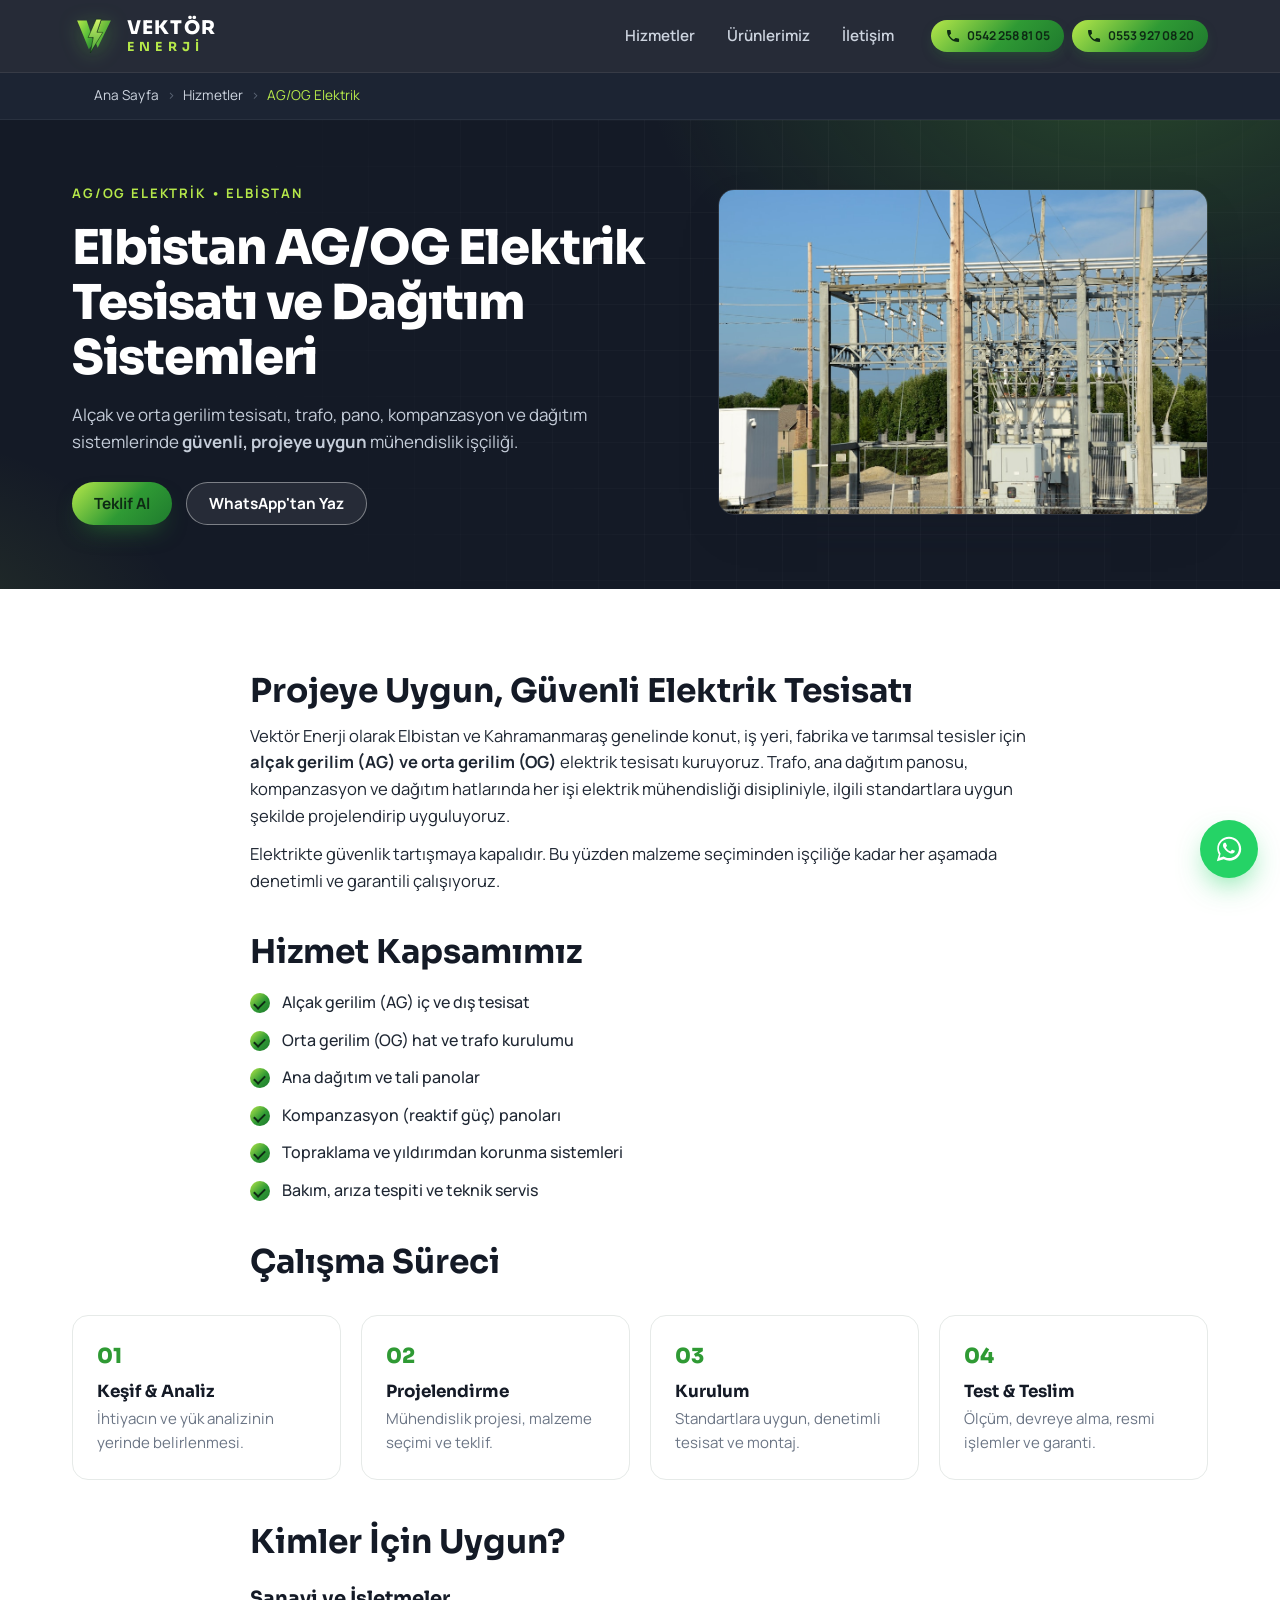
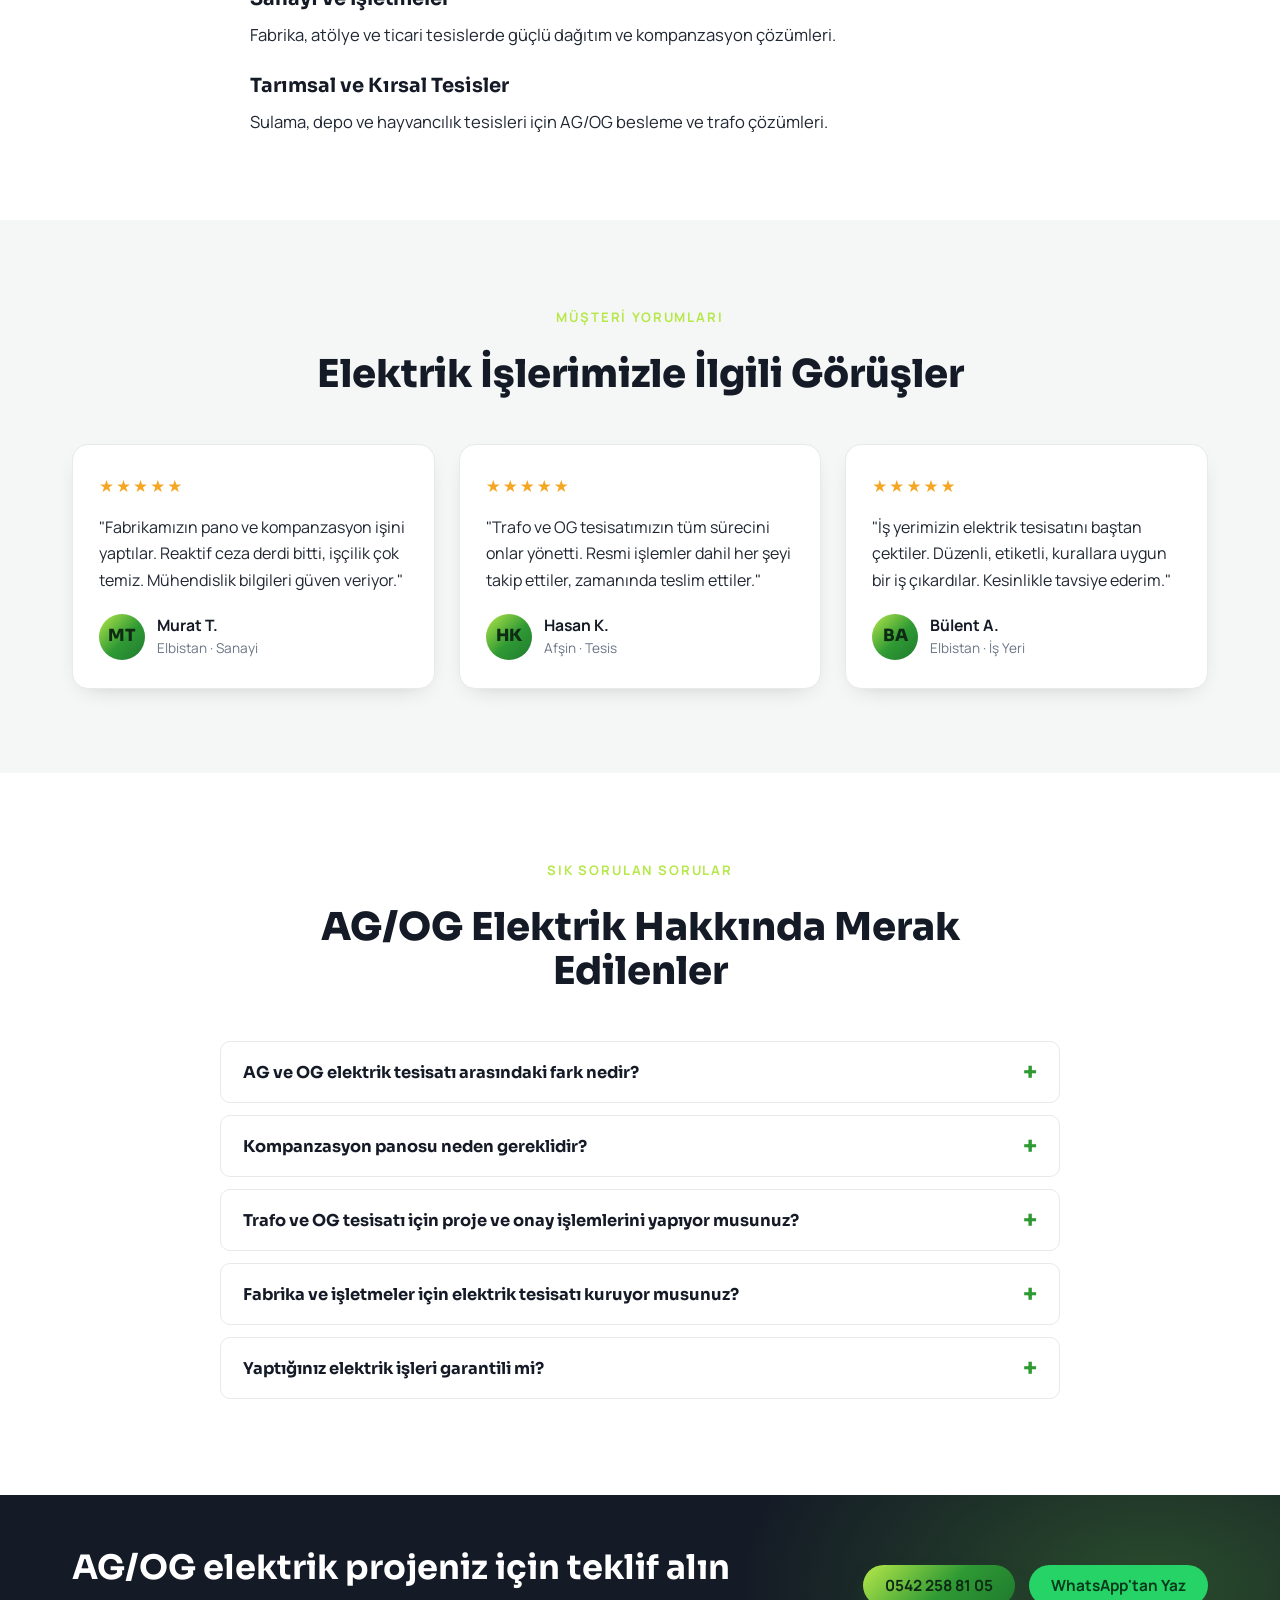
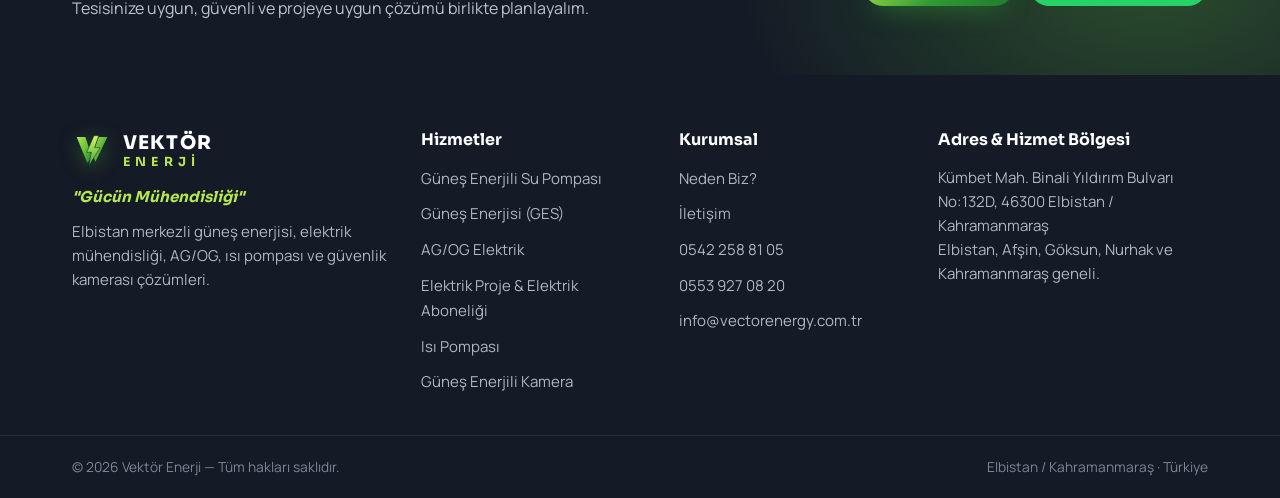
<file: ag-og-elektrik-elbistan.html>
<!DOCTYPE html>
<html lang="tr">
<head>
<meta charset="UTF-8" />
<meta name="viewport" content="width=device-width, initial-scale=1.0" />
<meta name="theme-color" content="#141a26" />

<!-- Primary SEO -->
<title>Elbistan AG/OG Elektrik Tesisatı | Trafo, Pano, Kompanzasyon | Vektör Enerji</title>
<meta name="description" content="Elbistan'da AG/OG (alçak ve orta gerilim) elektrik tesisatı, trafo, pano, kompanzasyon ve dağıtım sistemleri kurulumu. Projeye uygun, güvenli ve denetimli mühendislik işçiliği ☎ 0542 258 81 05" />
<meta name="keywords" content="Elbistan AG OG elektrik, orta gerilim Elbistan, alçak gerilim tesisat, trafo kurulumu Elbistan, kompanzasyon panosu, elektrik panosu Elbistan, Kahramanmaraş elektrik tesisat, dağıtım sistemleri" />
<meta name="robots" content="index, follow, max-image-preview:large" />
<link rel="canonical" href="https://www.vectorenergy.com.tr/ag-og-elektrik-elbistan.html" />

<!-- Geo / Local SEO -->
<meta name="geo.region" content="TR-46" />
<meta name="geo.placename" content="Elbistan, Kahramanmaraş" />
<meta name="geo.position" content="38.2055;37.1959" />
<meta name="ICBM" content="38.2055, 37.1959" />

<!-- Open Graph -->
<meta property="og:type" content="website" />
<meta property="og:locale" content="tr_TR" />
<meta property="og:site_name" content="Vektör Enerji" />
<meta property="og:title" content="Elbistan AG/OG Elektrik Tesisatı | Vektör Enerji" />
<meta property="og:description" content="Alçak ve orta gerilim tesisatı, trafo, pano, kompanzasyon ve dağıtım sistemlerinde güvenli, projeye uygun mühendislik çözümleri — Elbistan." />
<meta property="og:url" content="https://www.vectorenergy.com.tr/ag-og-elektrik-elbistan.html" />
<meta property="og:image" content="https://www.vectorenergy.com.tr/assets/hizmet-agog-elektrik.jpg" />

<!-- Twitter -->
<meta name="twitter:card" content="summary_large_image" />
<meta name="twitter:title" content="Elbistan AG/OG Elektrik Tesisatı | Vektör Enerji" />
<meta name="twitter:description" content="Trafo, pano, kompanzasyon ve dağıtım sistemlerinde güvenli, projeye uygun kurulum." />
<meta name="twitter:image" content="https://www.vectorenergy.com.tr/assets/hizmet-agog-elektrik.jpg" />

<link rel="icon" type="image/png" href="assets/favicon.png" />
<link rel="apple-touch-icon" href="assets/favicon.png" />
<link rel="manifest" href="site.webmanifest" />

<!-- Fonts -->
<link rel="preconnect" href="https://fonts.googleapis.com" />
<link rel="preconnect" href="https://fonts.gstatic.com" crossorigin />
<link href="https://fonts.googleapis.com/css2?family=Manrope:wght@400;500;600;700;800&family=Sora:wght@600;700;800&display=swap" rel="stylesheet" />

<link rel="stylesheet" href="styles.css" />

<!-- Structured Data: Service -->
<script type="application/ld+json">
{
  "@context": "https://schema.org",
  "@type": "Service",
  "serviceType": "AG/OG Elektrik Tesisatı ve Dağıtım Sistemleri",
  "name": "Elbistan AG/OG Elektrik Sistemleri",
  "description": "Alçak ve orta gerilim elektrik tesisatı, trafo, pano, kompanzasyon ve dağıtım sistemlerinde projeye uygun, güvenli ve denetimli kurulum.",
  "url": "https://www.vectorenergy.com.tr/ag-og-elektrik-elbistan.html",
  "areaServed": [
    { "@type": "City", "name": "Elbistan" },
    { "@type": "City", "name": "Afşin" },
    { "@type": "City", "name": "Göksun" },
    { "@type": "AdministrativeArea", "name": "Kahramanmaraş" }
  ],
  "provider": {
    "@type": "ElectricalContractor",
    "name": "Vektör Enerji",
    "telephone": "+905422588105",
    "url": "https://www.vectorenergy.com.tr/",
    "address": {
      "@type": "PostalAddress",
      "streetAddress": "Kümbet Mah. Binali Yıldırım Bulvarı No:132D",
      "addressLocality": "Elbistan",
      "addressRegion": "Kahramanmaraş",
      "postalCode": "46300",
      "addressCountry": "TR"
    }
  }
}
</script>

<!-- Structured Data: Breadcrumb -->
<script type="application/ld+json">
{
  "@context": "https://schema.org",
  "@type": "BreadcrumbList",
  "itemListElement": [
    { "@type": "ListItem", "position": 1, "name": "Ana Sayfa", "item": "https://www.vectorenergy.com.tr/" },
    { "@type": "ListItem", "position": 2, "name": "Hizmetler", "item": "https://www.vectorenergy.com.tr/#hizmetler" },
    { "@type": "ListItem", "position": 3, "name": "AG/OG Elektrik", "item": "https://www.vectorenergy.com.tr/ag-og-elektrik-elbistan.html" }
  ]
}
</script>

<!-- Structured Data: FAQPage -->
<script type="application/ld+json">
{
  "@context": "https://schema.org",
  "@type": "FAQPage",
  "mainEntity": [
    {
      "@type": "Question",
      "name": "AG ve OG elektrik tesisatı arasındaki fark nedir?",
      "acceptedAnswer": { "@type": "Answer", "text": "AG (alçak gerilim) genellikle bina içi ve son kullanıcıya kadar olan tesisatı, OG (orta gerilim) ise trafo ve dağıtım hatları gibi daha yüksek gerilimli sistemleri kapsar. Vektör Enerji her iki alanda da projeye uygun, mevzuata uygun kurulum yapar." }
    },
    {
      "@type": "Question",
      "name": "Kompanzasyon panosu neden gereklidir?",
      "acceptedAnswer": { "@type": "Answer", "text": "Kompanzasyon panosu, reaktif enerji tüketimini düşürerek ceza faturasını önler ve tesisin elektrik verimliliğini artırır. İşletmeler için hem yasal zorunluluk hem de maliyet avantajı sağlar." }
    },
    {
      "@type": "Question",
      "name": "Trafo ve OG tesisatı için proje ve onay işlemlerini yapıyor musunuz?",
      "acceptedAnswer": { "@type": "Answer", "text": "Evet. Mühendislik projesinden malzeme seçimine, kurulumdan resmi onay süreçlerine kadar AG/OG işlerini anahtar teslim olarak yönetiyoruz." }
    },
    {
      "@type": "Question",
      "name": "Fabrika ve işletmeler için elektrik tesisatı kuruyor musunuz?",
      "acceptedAnswer": { "@type": "Answer", "text": "Evet. Fabrika, atölye, tarımsal tesis ve ticari işletmeler için alçak/orta gerilim tesisatı, ana dağıtım panoları ve kompanzasyon sistemlerini projeye uygun şekilde kuruyoruz." }
    },
    {
      "@type": "Question",
      "name": "Yaptığınız elektrik işleri garantili mi?",
      "acceptedAnswer": { "@type": "Answer", "text": "Evet. Tüm işlerimiz ilgili standartlara uygun, denetimli ve garantilidir. Kurulum sonrası periyodik bakım ve teknik servis desteği de sağlıyoruz." }
    }
  ]
}
</script>
</head>
<body>

<a class="skip-link" href="#main">İçeriğe geç</a>

<header class="site-header" id="top">
  <div class="container header-inner">
    <a href="index.html" class="brand" aria-label="Vektör Enerji ana sayfa">
      <img src="assets/logo.svg" alt="Vektör Enerji logo" class="brand-logo" width="44" height="44" />
      <span class="brand-text"><strong>VEKTÖR</strong><span class="brand-accent">ENERJİ</span></span>
    </a>
    <nav class="main-nav" id="nav" aria-label="Ana menü">
      <a href="index.html#hizmetler">Hizmetler</a>
      <a href="urunler.html">Ürünlerimiz</a>
      <a href="index.html#iletisim">İletişim</a>
    </nav>
     <div class="header-phones-wrap" aria-label="Telefon numaraları">
       <a href="tel:+905422588105" class="header-phone-btn">
         <svg viewBox="0 0 24 24" width="16" height="16" aria-hidden="true"><path fill="currentColor" d="M6.6 10.8c1.4 2.8 3.8 5.1 6.6 6.6l2.2-2.2c.3-.3.7-.4 1-.2 1.2.4 2.4.6 3.7.6.6 0 1 .4 1 1V20c0 .6-.4 1-1 1C10.5 21 3 13.5 3 4c0-.6.4-1 1-1h3.5c.6 0 1 .4 1 1 0 1.3.2 2.5.6 3.7.1.4 0 .8-.3 1z"/></svg>
         0542 258 81 05
       </a>
       <a href="tel:+905539270820" class="header-phone-btn">
         <svg viewBox="0 0 24 24" width="16" height="16" aria-hidden="true"><path fill="currentColor" d="M6.6 10.8c1.4 2.8 3.8 5.1 6.6 6.6l2.2-2.2c.3-.3.7-.4 1-.2 1.2.4 2.4.6 3.7.6.6 0 1 .4 1 1V20c0 .6-.4 1-1 1C10.5 21 3 13.5 3 4c0-.6.4-1 1-1h3.5c.6 0 1 .4 1 1 0 1.3.2 2.5.6 3.7.1.4 0 .8-.3 1z"/></svg>
         0553 927 08 20
       </a>
     </div>
    <button class="nav-toggle" id="navToggle" aria-label="Menüyü aç/kapat" aria-expanded="false" aria-controls="nav">
      <span></span><span></span><span></span>
    </button>
  </div>
</header>

<nav class="breadcrumb" aria-label="Sayfa yolu">
  <div class="container">
    <ol>
      <li><a href="index.html">Ana Sayfa</a></li>
      <li><a href="index.html#hizmetler">Hizmetler</a></li>
      <li><span aria-current="page">AG/OG Elektrik</span></li>
    </ol>
  </div>
</nav>

<main id="main">

  <section class="page-hero">
    <div class="hero-bg" aria-hidden="true"></div>
    <div class="container page-hero-inner">
      <div>
        <span class="eyebrow">AG/OG Elektrik • Elbistan</span>
        <h1>Elbistan AG/OG Elektrik Tesisatı ve Dağıtım Sistemleri</h1>
        <p class="lead">Alçak ve orta gerilim tesisatı, trafo, pano, kompanzasyon ve dağıtım sistemlerinde <strong>güvenli, projeye uygun</strong> mühendislik işçiliği.</p>
        <div class="page-hero-actions">
          <a href="index.html#iletisim" class="btn btn-primary">Teklif Al</a>
          <a href="https://wa.me/905422588105" class="btn btn-ghost" target="_blank" rel="noopener">WhatsApp'tan Yaz</a>
        </div>
      </div>
      <div class="page-hero-media">
        <img src="assets/hizmet-agog-elektrik.jpg" alt="Elbistan AG/OG elektrik sistemleri, trafo ve dağıtım hatları" width="600" height="420" loading="eager" />
      </div>
    </div>
  </section>

  <section class="section">
    <div class="container">
      <article class="prose">
        <h2>Projeye Uygun, Güvenli Elektrik Tesisatı</h2>
        <p>Vektör Enerji olarak Elbistan ve Kahramanmaraş genelinde konut, iş yeri, fabrika ve tarımsal tesisler için <strong>alçak gerilim (AG) ve orta gerilim (OG)</strong> elektrik tesisatı kuruyoruz. Trafo, ana dağıtım panosu, kompanzasyon ve dağıtım hatlarında her işi elektrik mühendisliği disipliniyle, ilgili standartlara uygun şekilde projelendirip uyguluyoruz.</p>
        <p>Elektrikte güvenlik tartışmaya kapalıdır. Bu yüzden malzeme seçiminden işçiliğe kadar her aşamada denetimli ve garantili çalışıyoruz.</p>

        <h2>Hizmet Kapsamımız</h2>
        <ul>
          <li>Alçak gerilim (AG) iç ve dış tesisat</li>
          <li>Orta gerilim (OG) hat ve trafo kurulumu</li>
          <li>Ana dağıtım ve tali panolar</li>
          <li>Kompanzasyon (reaktif güç) panoları</li>
          <li>Topraklama ve yıldırımdan korunma sistemleri</li>
          <li>Bakım, arıza tespiti ve teknik servis</li>
        </ul>

        <h2>Çalışma Süreci</h2>
      </article>

      <div class="container" style="padding:0">
        <div class="steps">
          <div class="step"><span class="step-num">01</span><h3>Keşif & Analiz</h3><p>İhtiyacın ve yük analizinin yerinde belirlenmesi.</p></div>
          <div class="step"><span class="step-num">02</span><h3>Projelendirme</h3><p>Mühendislik projesi, malzeme seçimi ve teklif.</p></div>
          <div class="step"><span class="step-num">03</span><h3>Kurulum</h3><p>Standartlara uygun, denetimli tesisat ve montaj.</p></div>
          <div class="step"><span class="step-num">04</span><h3>Test & Teslim</h3><p>Ölçüm, devreye alma, resmi işlemler ve garanti.</p></div>
        </div>
      </div>

      <article class="prose" style="margin-top:44px">
        <h2>Kimler İçin Uygun?</h2>
        <h3>Sanayi ve İşletmeler</h3>
        <p>Fabrika, atölye ve ticari tesislerde güçlü dağıtım ve kompanzasyon çözümleri.</p>
        <h3>Tarımsal ve Kırsal Tesisler</h3>
        <p>Sulama, depo ve hayvancılık tesisleri için AG/OG besleme ve trafo çözümleri.</p>
      </article>
    </div>
  </section>

  <section class="section section-alt">
    <div class="container">
      <header class="section-head">
        <span class="eyebrow">Müşteri Yorumları</span>
        <h2>Elektrik İşlerimizle İlgili Görüşler</h2>
      </header>
      <div class="reviews-grid">
        <div class="review-card">
          <div class="review-stars" aria-label="5 üzerinden 5 yıldız">★★★★★</div>
          <p class="review-text">"Fabrikamızın pano ve kompanzasyon işini yaptılar. Reaktif ceza derdi bitti, işçilik çok temiz. Mühendislik bilgileri güven veriyor."</p>
          <div class="review-author"><span class="review-avatar">MT</span><div><div class="review-name">Murat T.</div><div class="review-role">Elbistan · Sanayi</div></div></div>
        </div>
        <div class="review-card">
          <div class="review-stars" aria-label="5 üzerinden 5 yıldız">★★★★★</div>
          <p class="review-text">"Trafo ve OG tesisatımızın tüm sürecini onlar yönetti. Resmi işlemler dahil her şeyi takip ettiler, zamanında teslim ettiler."</p>
          <div class="review-author"><span class="review-avatar">HK</span><div><div class="review-name">Hasan K.</div><div class="review-role">Afşin · Tesis</div></div></div>
        </div>
        <div class="review-card">
          <div class="review-stars" aria-label="5 üzerinden 5 yıldız">★★★★★</div>
          <p class="review-text">"İş yerimizin elektrik tesisatını baştan çektiler. Düzenli, etiketli, kurallara uygun bir iş çıkardılar. Kesinlikle tavsiye ederim."</p>
          <div class="review-author"><span class="review-avatar">BA</span><div><div class="review-name">Bülent A.</div><div class="review-role">Elbistan · İş Yeri</div></div></div>
        </div>
      </div>
    </div>
  </section>

  <section class="section">
    <div class="container">
      <header class="section-head">
        <span class="eyebrow">Sık Sorulan Sorular</span>
        <h2>AG/OG Elektrik Hakkında Merak Edilenler</h2>
      </header>
      <div class="faq">
        <div class="faq-item">
          <button class="faq-q" aria-expanded="false">AG ve OG elektrik tesisatı arasındaki fark nedir?</button>
          <div class="faq-a"><p>AG (alçak gerilim) genellikle bina içi ve son kullanıcıya kadar olan tesisatı, OG (orta gerilim) ise trafo ve dağıtım hatları gibi daha yüksek gerilimli sistemleri kapsar. Vektör Enerji her iki alanda da projeye uygun, mevzuata uygun kurulum yapar.</p></div>
        </div>
        <div class="faq-item">
          <button class="faq-q" aria-expanded="false">Kompanzasyon panosu neden gereklidir?</button>
          <div class="faq-a"><p>Kompanzasyon panosu, reaktif enerji tüketimini düşürerek ceza faturasını önler ve tesisin elektrik verimliliğini artırır. İşletmeler için hem yasal zorunluluk hem de maliyet avantajı sağlar.</p></div>
        </div>
        <div class="faq-item">
          <button class="faq-q" aria-expanded="false">Trafo ve OG tesisatı için proje ve onay işlemlerini yapıyor musunuz?</button>
          <div class="faq-a"><p>Evet. Mühendislik projesinden malzeme seçimine, kurulumdan resmi onay süreçlerine kadar AG/OG işlerini anahtar teslim olarak yönetiyoruz.</p></div>
        </div>
        <div class="faq-item">
          <button class="faq-q" aria-expanded="false">Fabrika ve işletmeler için elektrik tesisatı kuruyor musunuz?</button>
          <div class="faq-a"><p>Evet. Fabrika, atölye, tarımsal tesis ve ticari işletmeler için alçak/orta gerilim tesisatı, ana dağıtım panoları ve kompanzasyon sistemlerini projeye uygun şekilde kuruyoruz.</p></div>
        </div>
        <div class="faq-item">
          <button class="faq-q" aria-expanded="false">Yaptığınız elektrik işleri garantili mi?</button>
          <div class="faq-a"><p>Evet. Tüm işlerimiz ilgili standartlara uygun, denetimli ve garantilidir. Kurulum sonrası periyodik bakım ve teknik servis desteği de sağlıyoruz.</p></div>
        </div>
      </div>
    </div>
  </section>

  <section class="cta-band">
    <div class="container cta-inner">
      <div>
        <h2>AG/OG elektrik projeniz için teklif alın</h2>
        <p>Tesisinize uygun, güvenli ve projeye uygun çözümü birlikte planlayalım.</p>
      </div>
      <div class="cta-actions">
        <a href="tel:+905422588105" class="btn btn-primary">0542 258 81 05</a>
        <a href="https://wa.me/905422588105" class="btn btn-wa" target="_blank" rel="noopener">WhatsApp'tan Yaz</a>
      </div>
    </div>
  </section>

</main>

<footer class="site-footer">
  <div class="container footer-grid">
    <div class="footer-brand">
      <a href="index.html" class="brand">
        <img src="assets/logo.svg" alt="Vektör Enerji logo" class="brand-logo" width="40" height="40" />
        <span class="brand-text"><strong>VEKTÖR</strong><span class="brand-accent">ENERJİ</span></span>
      </a>
      <p class="footer-slogan">"Gücün Mühendisliği"</p>
      <p>Elbistan merkezli güneş enerjisi, elektrik mühendisliği, AG/OG, ısı pompası ve güvenlik kamerası çözümleri.</p>
    </div>
    <div class="footer-col">
      <h4>Hizmetler</h4>
      <ul>
        <li><a href="gunes-enerjili-su-pompasi-elbistan.html">Güneş Enerjili Su Pompası</a></li>
        <li><a href="gunes-enerjisi-elbistan.html">Güneş Enerjisi (GES)</a></li>
        <li><a href="ag-og-elektrik-elbistan.html">AG/OG Elektrik</a></li>
        <li><a href="elektrik-proje-cizimi-elbistan.html">Elektrik Proje & Elektrik Aboneliği</a></li>
        <li><a href="isi-pompasi-elbistan.html">Isı Pompası</a></li>
        <li><a href="gunes-enerjili-kamera-elbistan.html">Güneş Enerjili Kamera</a></li>
      </ul>
    </div>
    <div class="footer-col">
      <h4>Kurumsal</h4>
      <ul>
        <li><a href="index.html#neden-biz">Neden Biz?</a></li>
        <li><a href="index.html#iletisim">İletişim</a></li>
        <li><a href="tel:+905422588105">0542 258 81 05</a></li>
        <li><a href="tel:+905539270820">0553 927 08 20</a></li>
        <li><a href="mailto:info@vectorenergy.com.tr">info@vectorenergy.com.tr</a></li>
      </ul>
    </div>
    <div class="footer-col">
      <h4>Adres & Hizmet Bölgesi</h4>
      <p>Kümbet Mah. Binali Yıldırım Bulvarı No:132D, 46300 Elbistan / Kahramanmaraş</p>
      <p>Elbistan, Afşin, Göksun, Nurhak ve Kahramanmaraş geneli.</p>
    </div>
  </div>
  <div class="footer-bottom">
    <div class="container">
      <p>© <span id="year"></span> Vektör Enerji — Tüm hakları saklıdır.</p>
      <p>Elbistan / Kahramanmaraş · Türkiye</p>
    </div>
  </div>
</footer>

<a href="https://wa.me/905422588105" class="wa-float" target="_blank" rel="noopener" aria-label="WhatsApp ile iletişime geç">
  <svg viewBox="0 0 32 32" width="30" height="30" aria-hidden="true"><path fill="#fff" d="M16 3C9 3 3.5 8.5 3.5 15.5c0 2.3.6 4.4 1.7 6.3L3 29l7.4-2.1c1.8 1 3.9 1.5 6.1 1.5 7 0 12.5-5.5 12.5-12.5S23 3 16 3zm0 22.7c-1.9 0-3.7-.5-5.3-1.5l-.4-.2-4.4 1.2 1.2-4.3-.3-.4c-1-1.6-1.6-3.5-1.6-5.5C5.4 9.6 10.1 5 16 5s10.6 4.6 10.6 10.5S21.9 25.7 16 25.7zm5.8-7.8c-.3-.2-1.9-.9-2.2-1-.3-.1-.5-.2-.7.2-.2.3-.8 1-1 1.2-.2.2-.4.2-.7.1-.3-.2-1.4-.5-2.6-1.6-1-.9-1.6-1.9-1.8-2.3-.2-.3 0-.5.1-.7l.5-.6c.2-.2.2-.3.3-.5.1-.2 0-.4 0-.6 0-.2-.7-1.7-1-2.3-.3-.6-.5-.5-.7-.5h-.6c-.2 0-.5.1-.8.4-.3.3-1 1-1 2.5s1.1 2.9 1.2 3.1c.2.2 2.1 3.3 5.2 4.6 2.6 1.1 3.1.9 3.7.8.6-.1 1.9-.8 2.2-1.5.3-.7.3-1.4.2-1.5-.1-.2-.3-.2-.6-.4z"/></svg>
</a>

<script src="script.js" defer></script>
</body>
</html>
</file>
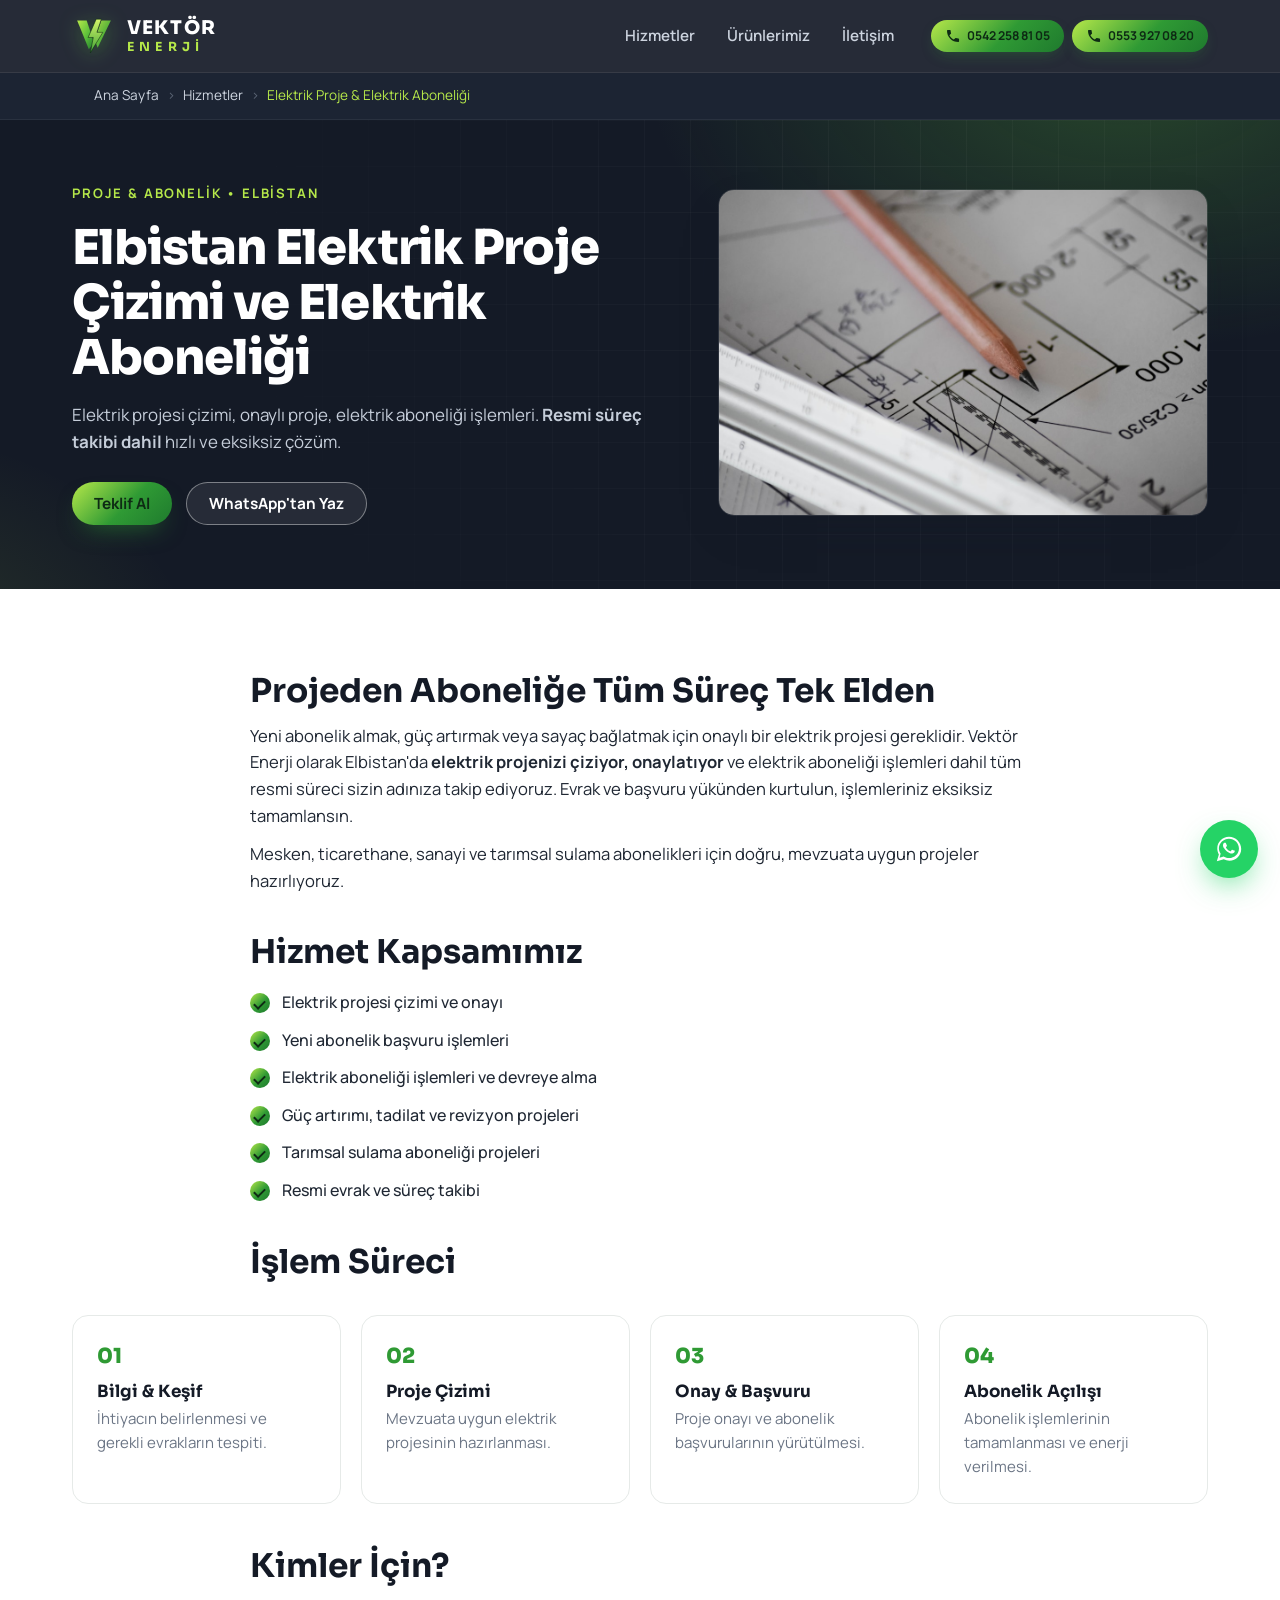
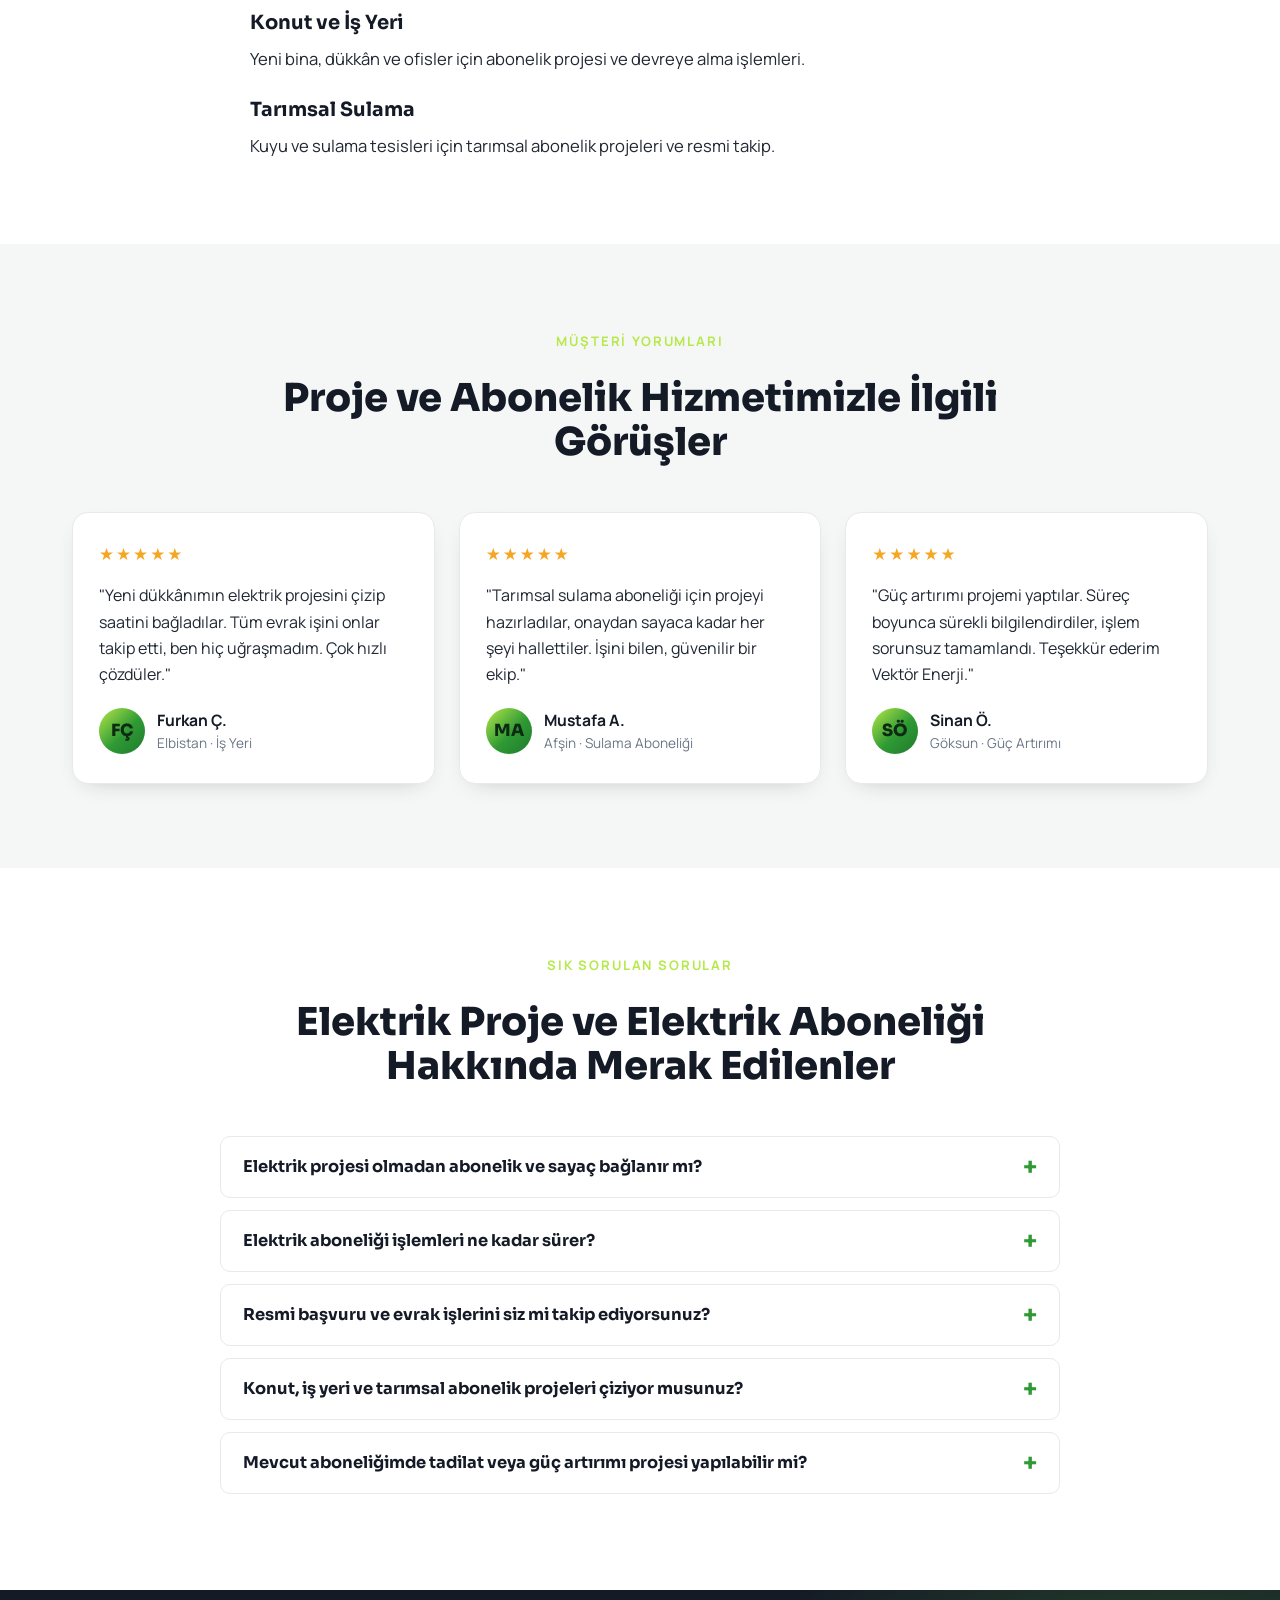
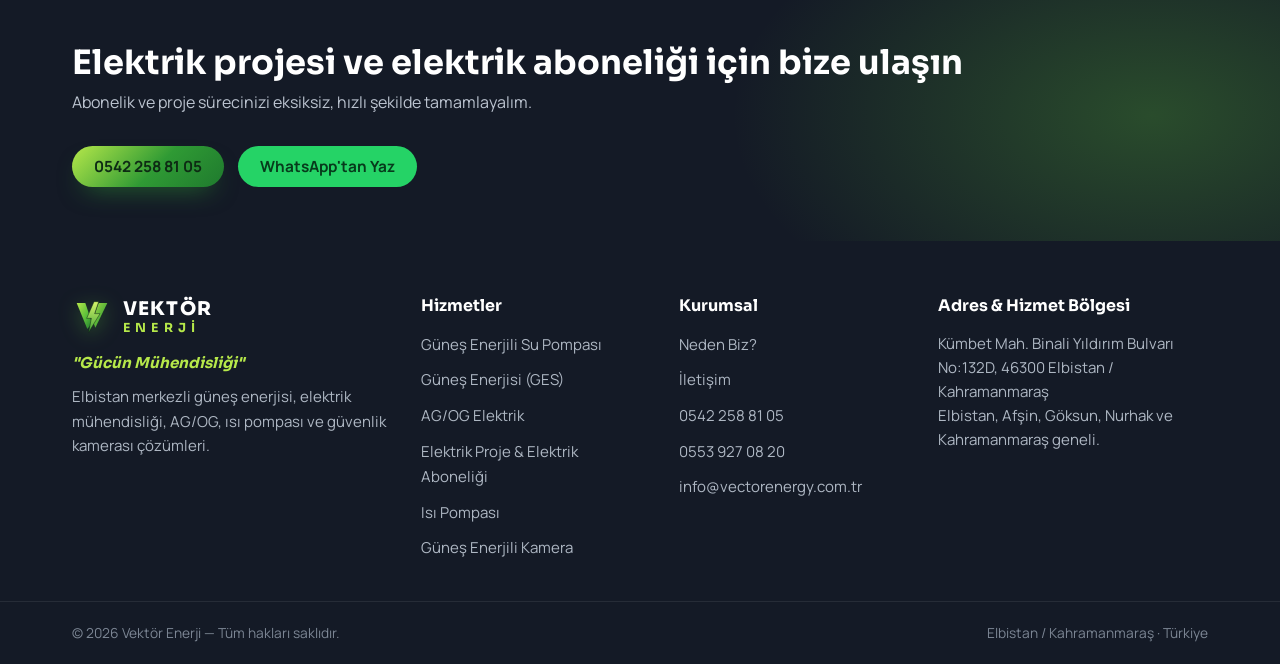
<file: elektrik-proje-cizimi-elbistan.html>
<!DOCTYPE html>
<html lang="tr">
<head>
<meta charset="UTF-8" />
<meta name="viewport" content="width=device-width, initial-scale=1.0" />
<meta name="theme-color" content="#141a26" />

<!-- Primary SEO -->
<title>Elbistan Elektrik Proje Çizimi ve Saat (Sayaç) Bağlama | Vektör Enerji</title>
<meta name="description" content="Elbistan'da elektrik proje çizimi, onaylı proje, elektrik aboneliği işlemleri ve tüm resmi süreçler. Resmi süreç takibi dahil hızlı ve eksiksiz elektrik mühendisliği hizmeti ☎ 0542 258 81 05" />
<meta name="keywords" content="Elbistan elektrik proje çizimi, elektrik aboneliği işlemleri Elbistan, sayaç bağlama Elbistan, elektrik abonelik Elbistan, onaylı elektrik projesi, elektrik proje onayı, Kahramanmaraş elektrik projesi, elektrik mühendisi Elbistan" />
<meta name="robots" content="index, follow, max-image-preview:large" />
<link rel="canonical" href="https://www.vectorenergy.com.tr/elektrik-proje-cizimi-elbistan.html" />

<!-- Geo / Local SEO -->
<meta name="geo.region" content="TR-46" />
<meta name="geo.placename" content="Elbistan, Kahramanmaraş" />
<meta name="geo.position" content="38.2055;37.1959" />
<meta name="ICBM" content="38.2055, 37.1959" />

<!-- Open Graph -->
<meta property="og:type" content="website" />
<meta property="og:locale" content="tr_TR" />
<meta property="og:site_name" content="Vektör Enerji" />
<meta property="og:title" content="Elbistan Elektrik Proje Çizimi ve Elektrik Aboneliği | Vektör Enerji" />
<meta property="og:description" content="Elektrik projesi çizimi, proje onayı, elektrik aboneliği işlemleri; resmi süreç takibi dahil — Elbistan." />
<meta property="og:url" content="https://www.vectorenergy.com.tr/elektrik-proje-cizimi-elbistan.html" />
<meta property="og:image" content="https://www.vectorenergy.com.tr/assets/hizmet-proje-cizimi.jpg" />

<!-- Twitter -->
<meta name="twitter:card" content="summary_large_image" />
<meta name="twitter:title" content="Elbistan Elektrik Proje Çizimi ve Elektrik Aboneliği | Vektör Enerji" />
<meta name="twitter:description" content="Onaylı elektrik projesi, elektrik aboneliği işlemleri — resmi süreç takibi dahil." />
<meta name="twitter:image" content="https://www.vectorenergy.com.tr/assets/hizmet-proje-cizimi.jpg" />

<link rel="icon" type="image/png" href="assets/favicon.png" />
<link rel="apple-touch-icon" href="assets/favicon.png" />
<link rel="manifest" href="site.webmanifest" />

<!-- Fonts -->
<link rel="preconnect" href="https://fonts.googleapis.com" />
<link rel="preconnect" href="https://fonts.gstatic.com" crossorigin />
<link href="https://fonts.googleapis.com/css2?family=Manrope:wght@400;500;600;700;800&family=Sora:wght@600;700;800&display=swap" rel="stylesheet" />

<link rel="stylesheet" href="styles.css" />

<!-- Structured Data: Service -->
<script type="application/ld+json">
{
  "@context": "https://schema.org",
  "@type": "Service",
  "serviceType": "Elektrik Proje Çizimi ve Elektrik Aboneliği İşlemleri",
  "name": "Elbistan Elektrik Proje Çizimi ve Elektrik Aboneliği İşlemleri",
  "description": "Elektrik projesi çizimi, onaylı proje, elektrik aboneliği işlemleri ve tüm resmi süreçler; resmi süreç takibi dahil elektrik mühendisliği hizmeti.",
  "url": "https://www.vectorenergy.com.tr/elektrik-proje-cizimi-elbistan.html",
  "areaServed": [
    { "@type": "City", "name": "Elbistan" },
    { "@type": "City", "name": "Afşin" },
    { "@type": "City", "name": "Göksun" },
    { "@type": "AdministrativeArea", "name": "Kahramanmaraş" }
  ],
  "provider": {
    "@type": "ElectricalContractor",
    "name": "Vektör Enerji",
    "telephone": "+905422588105",
    "url": "https://www.vectorenergy.com.tr/",
    "address": {
      "@type": "PostalAddress",
      "streetAddress": "Kümbet Mah. Binali Yıldırım Bulvarı No:132D",
      "addressLocality": "Elbistan",
      "addressRegion": "Kahramanmaraş",
      "postalCode": "46300",
      "addressCountry": "TR"
    }
  }
}
</script>

<!-- Structured Data: Breadcrumb -->
<script type="application/ld+json">
{
  "@context": "https://schema.org",
  "@type": "BreadcrumbList",
  "itemListElement": [
    { "@type": "ListItem", "position": 1, "name": "Ana Sayfa", "item": "https://www.vectorenergy.com.tr/" },
    { "@type": "ListItem", "position": 2, "name": "Hizmetler", "item": "https://www.vectorenergy.com.tr/#hizmetler" },
    { "@type": "ListItem", "position": 3, "name": "Elektrik Proje & Elektrik Aboneliği", "item": "https://www.vectorenergy.com.tr/elektrik-proje-cizimi-elbistan.html" }
  ]
}
</script>

<!-- Structured Data: FAQPage -->
<script type="application/ld+json">
{
  "@context": "https://schema.org",
  "@type": "FAQPage",
  "mainEntity": [
    {
      "@type": "Question",
      "name": "Elektrik projesi olmadan abonelik ve sayaç bağlanır mı?",
      "acceptedAnswer": { "@type": "Answer", "text": "Hayır. Yeni abonelik ve sayaç (saat) bağlama için onaylı bir elektrik projesi gereklidir. Vektör Enerji olarak projenizi çizer, onaylatır ve sayaç bağlama dahil tüm süreci sizin için tamamlarız." }
    },
    {
      "@type": "Question",
      "name": "Saat (sayaç) bağlama işlemi ne kadar sürer?",
      "acceptedAnswer": { "@type": "Answer", "text": "Süre, proje onayı ve dağıtım şirketinin işlemlerine bağlıdır. Evrakların eksiksiz ve doğru hazırlanması süreci hızlandırır; tüm takibi biz yaptığımız için işlemler en kısa sürede sonuçlanır." }
    },
    {
      "@type": "Question",
      "name": "Resmi başvuru ve evrak işlerini siz mi takip ediyorsunuz?",
      "acceptedAnswer": { "@type": "Answer", "text": "Evet. Proje çiziminden onayına, abonelik başvurusundan sayaç bağlamaya kadar tüm resmi süreci sizin adınıza takip ediyor, eksiksiz şekilde sonuçlandırıyoruz." }
    },
    {
      "@type": "Question",
      "name": "Konut, iş yeri ve tarımsal abonelik projeleri çiziyor musunuz?",
      "acceptedAnswer": { "@type": "Answer", "text": "Evet. Mesken, ticarethane, sanayi ve tarımsal sulama abonelikleri için elektrik proje çizimi ve onay hizmeti veriyoruz." }
    },
    {
      "@type": "Question",
      "name": "Mevcut aboneliğimde tadilat veya güç artırımı projesi yapılabilir mi?",
      "acceptedAnswer": { "@type": "Answer", "text": "Evet. Güç artırımı, tadilat ve revizyon projeleri de hazırlıyor, gerekli onay ve sayaç değişikliği işlemlerini yürütüyoruz." }
    }
  ]
}
</script>
</head>
<body>

<a class="skip-link" href="#main">İçeriğe geç</a>

<header class="site-header" id="top">
  <div class="container header-inner">
    <a href="index.html" class="brand" aria-label="Vektör Enerji ana sayfa">
      <img src="assets/logo.svg" alt="Vektör Enerji logo" class="brand-logo" width="44" height="44" />
      <span class="brand-text"><strong>VEKTÖR</strong><span class="brand-accent">ENERJİ</span></span>
    </a>
    <nav class="main-nav" id="nav" aria-label="Ana menü">
      <a href="index.html#hizmetler">Hizmetler</a>
      <a href="urunler.html">Ürünlerimiz</a>
      <a href="index.html#iletisim">İletişim</a>
    </nav>
     <div class="header-phones-wrap" aria-label="Telefon numaraları">
       <a href="tel:+905422588105" class="header-phone-btn">
         <svg viewBox="0 0 24 24" width="16" height="16" aria-hidden="true"><path fill="currentColor" d="M6.6 10.8c1.4 2.8 3.8 5.1 6.6 6.6l2.2-2.2c.3-.3.7-.4 1-.2 1.2.4 2.4.6 3.7.6.6 0 1 .4 1 1V20c0 .6-.4 1-1 1C10.5 21 3 13.5 3 4c0-.6.4-1 1-1h3.5c.6 0 1 .4 1 1 0 1.3.2 2.5.6 3.7.1.4 0 .8-.3 1z"/></svg>
         0542 258 81 05
       </a>
       <a href="tel:+905539270820" class="header-phone-btn">
         <svg viewBox="0 0 24 24" width="16" height="16" aria-hidden="true"><path fill="currentColor" d="M6.6 10.8c1.4 2.8 3.8 5.1 6.6 6.6l2.2-2.2c.3-.3.7-.4 1-.2 1.2.4 2.4.6 3.7.6.6 0 1 .4 1 1V20c0 .6-.4 1-1 1C10.5 21 3 13.5 3 4c0-.6.4-1 1-1h3.5c.6 0 1 .4 1 1 0 1.3.2 2.5.6 3.7.1.4 0 .8-.3 1z"/></svg>
         0553 927 08 20
       </a>
     </div>
    <button class="nav-toggle" id="navToggle" aria-label="Menüyü aç/kapat" aria-expanded="false" aria-controls="nav">
      <span></span><span></span><span></span>
    </button>
  </div>
</header>

<nav class="breadcrumb" aria-label="Sayfa yolu">
  <div class="container">
    <ol>
      <li><a href="index.html">Ana Sayfa</a></li>
      <li><a href="index.html#hizmetler">Hizmetler</a></li>
      <li><span aria-current="page">Elektrik Proje & Elektrik Aboneliği</span></li>
    </ol>
  </div>
</nav>

<main id="main">

  <section class="page-hero">
    <div class="hero-bg" aria-hidden="true"></div>
    <div class="container page-hero-inner">
      <div>
        <span class="eyebrow">Proje & Abonelik • Elbistan</span>
        <h1>Elbistan Elektrik Proje Çizimi ve Elektrik Aboneliği</h1>
        <p class="lead">Elektrik projesi çizimi, onaylı proje, elektrik aboneliği işlemleri. <strong>Resmi süreç takibi dahil</strong> hızlı ve eksiksiz çözüm.</p>
        <div class="page-hero-actions">
          <a href="index.html#iletisim" class="btn btn-primary">Teklif Al</a>
          <a href="https://wa.me/905422588105" class="btn btn-ghost" target="_blank" rel="noopener">WhatsApp'tan Yaz</a>
        </div>
      </div>
      <div class="page-hero-media">
        <img src="assets/hizmet-proje-cizimi.jpg" alt="Elbistan elektrik proje çizimi ve elektrik aboneliği işlemleri" width="600" height="420" loading="eager" />
      </div>
    </div>
  </section>

  <section class="section">
    <div class="container">
      <article class="prose">
        <h2>Projeden Aboneliğe Tüm Süreç Tek Elden</h2>
        <p>Yeni abonelik almak, güç artırmak veya sayaç bağlatmak için onaylı bir elektrik projesi gereklidir. Vektör Enerji olarak Elbistan'da <strong>elektrik projenizi çiziyor, onaylatıyor</strong> ve elektrik aboneliği işlemleri dahil tüm resmi süreci sizin adınıza takip ediyoruz. Evrak ve başvuru yükünden kurtulun, işlemleriniz eksiksiz tamamlansın.</p>
        <p>Mesken, ticarethane, sanayi ve tarımsal sulama abonelikleri için doğru, mevzuata uygun projeler hazırlıyoruz.</p>

        <h2>Hizmet Kapsamımız</h2>
        <ul>
          <li>Elektrik projesi çizimi ve onayı</li>
          <li>Yeni abonelik başvuru işlemleri</li>
          <li>Elektrik aboneliği işlemleri ve devreye alma</li>
          <li>Güç artırımı, tadilat ve revizyon projeleri</li>
          <li>Tarımsal sulama aboneliği projeleri</li>
          <li>Resmi evrak ve süreç takibi</li>
        </ul>

        <h2>İşlem Süreci</h2>
      </article>

      <div class="container" style="padding:0">
        <div class="steps">
          <div class="step"><span class="step-num">01</span><h3>Bilgi & Keşif</h3><p>İhtiyacın belirlenmesi ve gerekli evrakların tespiti.</p></div>
          <div class="step"><span class="step-num">02</span><h3>Proje Çizimi</h3><p>Mevzuata uygun elektrik projesinin hazırlanması.</p></div>
          <div class="step"><span class="step-num">03</span><h3>Onay & Başvuru</h3><p>Proje onayı ve abonelik başvurularının yürütülmesi.</p></div>
          <div class="step"><span class="step-num">04</span><h3>Abonelik Açılışı</h3><p>Abonelik işlemlerinin tamamlanması ve enerji verilmesi.</p></div>
        </div>
      </div>

      <article class="prose" style="margin-top:44px">
        <h2>Kimler İçin?</h2>
        <h3>Konut ve İş Yeri</h3>
        <p>Yeni bina, dükkân ve ofisler için abonelik projesi ve devreye alma işlemleri.</p>
        <h3>Tarımsal Sulama</h3>
        <p>Kuyu ve sulama tesisleri için tarımsal abonelik projeleri ve resmi takip.</p>
      </article>
    </div>
  </section>

  <section class="section section-alt">
    <div class="container">
      <header class="section-head">
        <span class="eyebrow">Müşteri Yorumları</span>
        <h2>Proje ve Abonelik Hizmetimizle İlgili Görüşler</h2>
      </header>
      <div class="reviews-grid">
        <div class="review-card">
          <div class="review-stars" aria-label="5 üzerinden 5 yıldız">★★★★★</div>
          <p class="review-text">"Yeni dükkânımın elektrik projesini çizip saatini bağladılar. Tüm evrak işini onlar takip etti, ben hiç uğraşmadım. Çok hızlı çözdüler."</p>
          <div class="review-author"><span class="review-avatar">FÇ</span><div><div class="review-name">Furkan Ç.</div><div class="review-role">Elbistan · İş Yeri</div></div></div>
        </div>
        <div class="review-card">
          <div class="review-stars" aria-label="5 üzerinden 5 yıldız">★★★★★</div>
          <p class="review-text">"Tarımsal sulama aboneliği için projeyi hazırladılar, onaydan sayaca kadar her şeyi hallettiler. İşini bilen, güvenilir bir ekip."</p>
          <div class="review-author"><span class="review-avatar">MA</span><div><div class="review-name">Mustafa A.</div><div class="review-role">Afşin · Sulama Aboneliği</div></div></div>
        </div>
        <div class="review-card">
          <div class="review-stars" aria-label="5 üzerinden 5 yıldız">★★★★★</div>
          <p class="review-text">"Güç artırımı projemi yaptılar. Süreç boyunca sürekli bilgilendirdiler, işlem sorunsuz tamamlandı. Teşekkür ederim Vektör Enerji."</p>
          <div class="review-author"><span class="review-avatar">SÖ</span><div><div class="review-name">Sinan Ö.</div><div class="review-role">Göksun · Güç Artırımı</div></div></div>
        </div>
      </div>
    </div>
  </section>

  <section class="section">
    <div class="container">
      <header class="section-head">
        <span class="eyebrow">Sık Sorulan Sorular</span>
        <h2>Elektrik Proje ve Elektrik Aboneliği Hakkında Merak Edilenler</h2>
      </header>
      <div class="faq">
        <div class="faq-item">
          <button class="faq-q" aria-expanded="false">Elektrik projesi olmadan abonelik ve sayaç bağlanır mı?</button>
          <div class="faq-a"><p>Hayır. Yeni abonelik ve sayaç bağlama için onaylı bir elektrik projesi gereklidir. Vektör Enerji olarak projenizi çizer, onaylatır ve elektrik aboneliği işlemleri dahil tüm süreci sizin için tamamlarız.</p></div>
        </div>
        <div class="faq-item">
          <button class="faq-q" aria-expanded="false">Elektrik aboneliği işlemleri ne kadar sürer?</button>
          <div class="faq-a"><p>Süre, proje onayı ve dağıtım şirketinin işlemlerine bağlıdır. Evrakların eksiksiz ve doğru hazırlanması süreci hızlandırır; tüm takibi biz yaptığımız için işlemler en kısa sürede sonuçlanır.</p></div>
        </div>
        <div class="faq-item">
          <button class="faq-q" aria-expanded="false">Resmi başvuru ve evrak işlerini siz mi takip ediyorsunuz?</button>
          <div class="faq-a"><p>Evet. Proje çiziminden onayına, abonelik başvurusundan devreye almaya kadar tüm resmi süreci sizin adınıza takip ediyor, eksiksiz şekilde sonuçlandırıyoruz.</p></div>
        </div>
        <div class="faq-item">
          <button class="faq-q" aria-expanded="false">Konut, iş yeri ve tarımsal abonelik projeleri çiziyor musunuz?</button>
          <div class="faq-a"><p>Evet. Mesken, ticarethane, sanayi ve tarımsal sulama abonelikleri için elektrik proje çizimi ve onay hizmeti veriyoruz.</p></div>
        </div>
        <div class="faq-item">
          <button class="faq-q" aria-expanded="false">Mevcut aboneliğimde tadilat veya güç artırımı projesi yapılabilir mi?</button>
          <div class="faq-a"><p>Evet. Güç artırımı, tadilat ve revizyon projeleri de hazırlıyor, gerekli onay ve sayaç değişikliği işlemlerini yürütüyoruz.</p></div>
        </div>
      </div>
    </div>
  </section>

  <section class="cta-band">
    <div class="container cta-inner">
      <div>
        <h2>Elektrik projesi ve elektrik aboneliği için bize ulaşın</h2>
        <p>Abonelik ve proje sürecinizi eksiksiz, hızlı şekilde tamamlayalım.</p>
      </div>
      <div class="cta-actions">
        <a href="tel:+905422588105" class="btn btn-primary">0542 258 81 05</a>
        <a href="https://wa.me/905422588105" class="btn btn-wa" target="_blank" rel="noopener">WhatsApp'tan Yaz</a>
      </div>
    </div>
  </section>

</main>

<footer class="site-footer">
  <div class="container footer-grid">
    <div class="footer-brand">
      <a href="index.html" class="brand">
        <img src="assets/logo.svg" alt="Vektör Enerji logo" class="brand-logo" width="40" height="40" />
        <span class="brand-text"><strong>VEKTÖR</strong><span class="brand-accent">ENERJİ</span></span>
      </a>
      <p class="footer-slogan">"Gücün Mühendisliği"</p>
      <p>Elbistan merkezli güneş enerjisi, elektrik mühendisliği, AG/OG, ısı pompası ve güvenlik kamerası çözümleri.</p>
    </div>
    <div class="footer-col">
      <h4>Hizmetler</h4>
      <ul>
        <li><a href="gunes-enerjili-su-pompasi-elbistan.html">Güneş Enerjili Su Pompası</a></li>
        <li><a href="gunes-enerjisi-elbistan.html">Güneş Enerjisi (GES)</a></li>
        <li><a href="ag-og-elektrik-elbistan.html">AG/OG Elektrik</a></li>
        <li><a href="elektrik-proje-cizimi-elbistan.html">Elektrik Proje & Elektrik Aboneliği</a></li>
        <li><a href="isi-pompasi-elbistan.html">Isı Pompası</a></li>
        <li><a href="gunes-enerjili-kamera-elbistan.html">Güneş Enerjili Kamera</a></li>
      </ul>
    </div>
    <div class="footer-col">
      <h4>Kurumsal</h4>
      <ul>
        <li><a href="index.html#neden-biz">Neden Biz?</a></li>
        <li><a href="index.html#iletisim">İletişim</a></li>
        <li><a href="tel:+905422588105">0542 258 81 05</a></li>
        <li><a href="tel:+905539270820">0553 927 08 20</a></li>
        <li><a href="mailto:info@vectorenergy.com.tr">info@vectorenergy.com.tr</a></li>
      </ul>
    </div>
    <div class="footer-col">
      <h4>Adres & Hizmet Bölgesi</h4>
      <p>Kümbet Mah. Binali Yıldırım Bulvarı No:132D, 46300 Elbistan / Kahramanmaraş</p>
      <p>Elbistan, Afşin, Göksun, Nurhak ve Kahramanmaraş geneli.</p>
    </div>
  </div>
  <div class="footer-bottom">
    <div class="container">
      <p>© <span id="year"></span> Vektör Enerji — Tüm hakları saklıdır.</p>
      <p>Elbistan / Kahramanmaraş · Türkiye</p>
    </div>
  </div>
</footer>

<a href="https://wa.me/905422588105" class="wa-float" target="_blank" rel="noopener" aria-label="WhatsApp ile iletişime geç">
  <svg viewBox="0 0 32 32" width="30" height="30" aria-hidden="true"><path fill="#fff" d="M16 3C9 3 3.5 8.5 3.5 15.5c0 2.3.6 4.4 1.7 6.3L3 29l7.4-2.1c1.8 1 3.9 1.5 6.1 1.5 7 0 12.5-5.5 12.5-12.5S23 3 16 3zm0 22.7c-1.9 0-3.7-.5-5.3-1.5l-.4-.2-4.4 1.2 1.2-4.3-.3-.4c-1-1.6-1.6-3.5-1.6-5.5C5.4 9.6 10.1 5 16 5s10.6 4.6 10.6 10.5S21.9 25.7 16 25.7zm5.8-7.8c-.3-.2-1.9-.9-2.2-1-.3-.1-.5-.2-.7.2-.2.3-.8 1-1 1.2-.2.2-.4.2-.7.1-.3-.2-1.4-.5-2.6-1.6-1-.9-1.6-1.9-1.8-2.3-.2-.3 0-.5.1-.7l.5-.6c.2-.2.2-.3.3-.5.1-.2 0-.4 0-.6 0-.2-.7-1.7-1-2.3-.3-.6-.5-.5-.7-.5h-.6c-.2 0-.5.1-.8.4-.3.3-1 1-1 2.5s1.1 2.9 1.2 3.1c.2.2 2.1 3.3 5.2 4.6 2.6 1.1 3.1.9 3.7.8.6-.1 1.9-.8 2.2-1.5.3-.7.3-1.4.2-1.5-.1-.2-.3-.2-.6-.4z"/></svg>
</a>

<script src="script.js" defer></script>
</body>
</html>
</file>
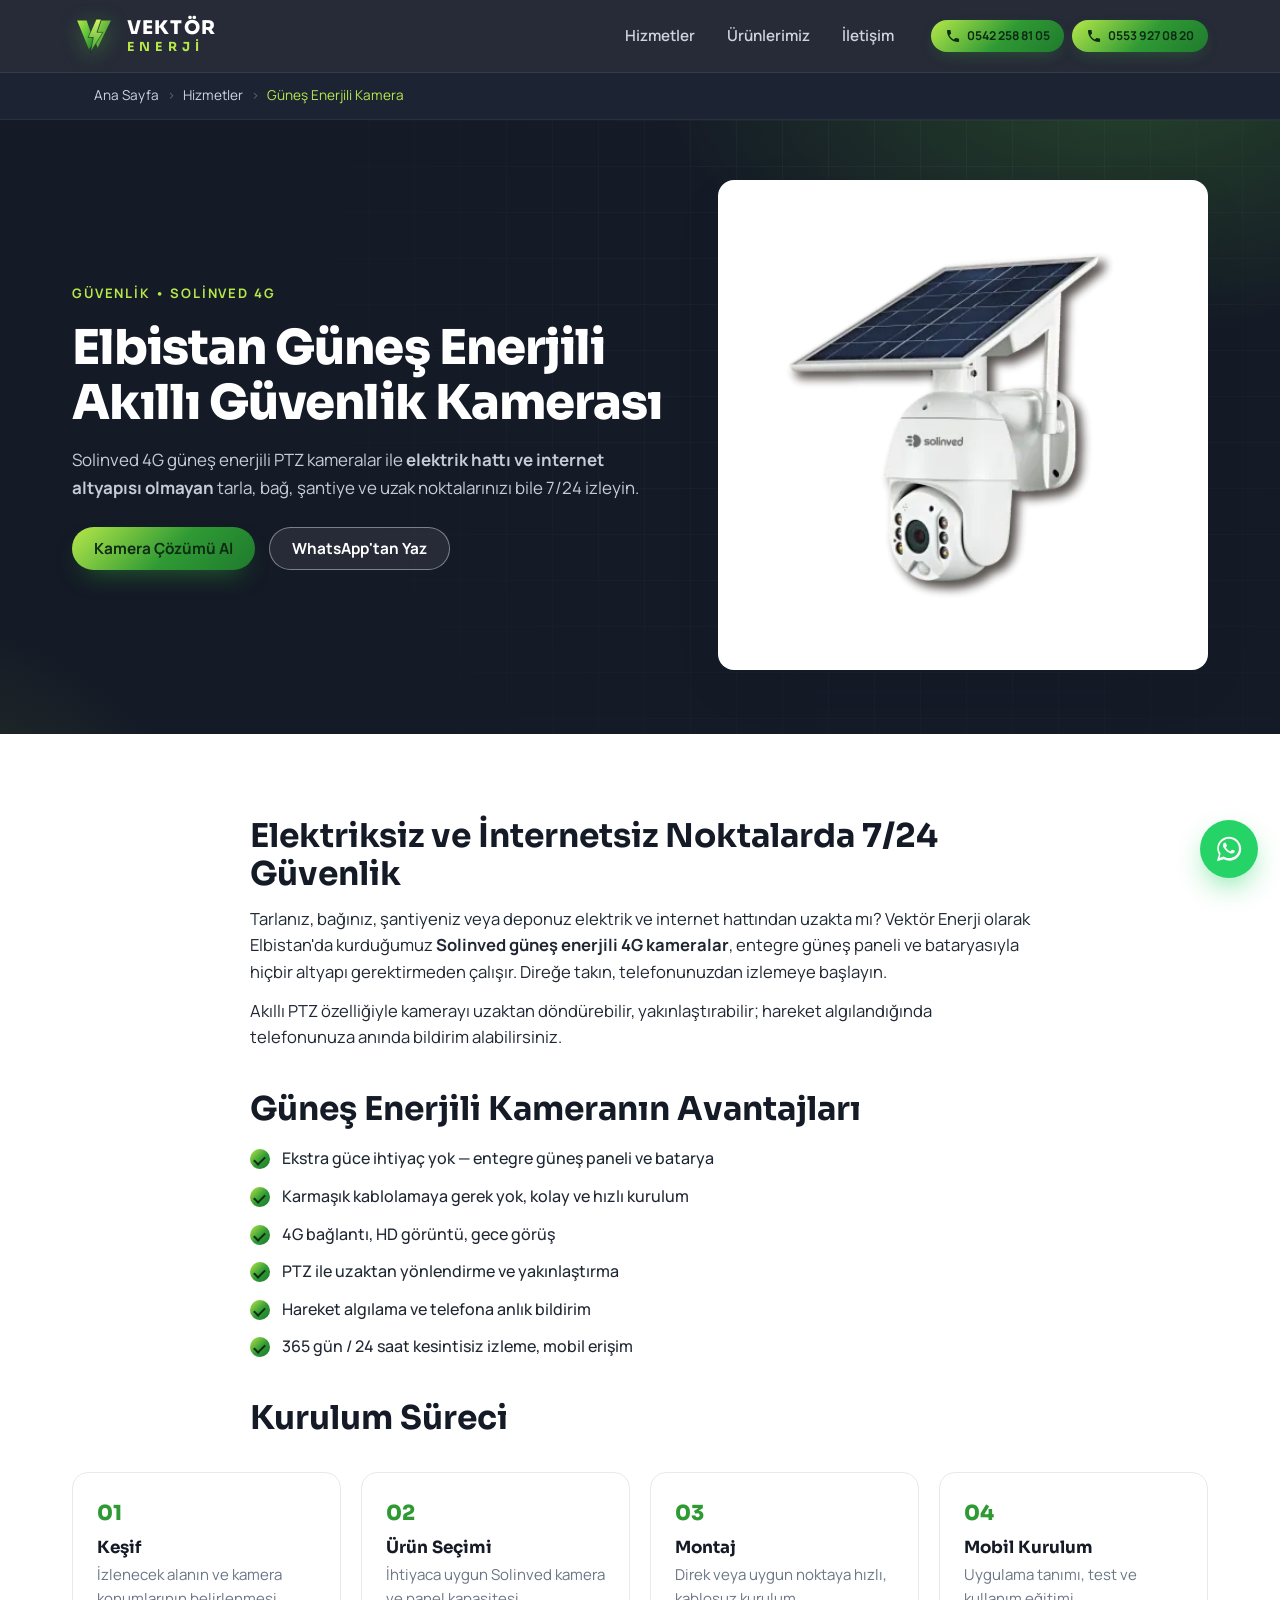
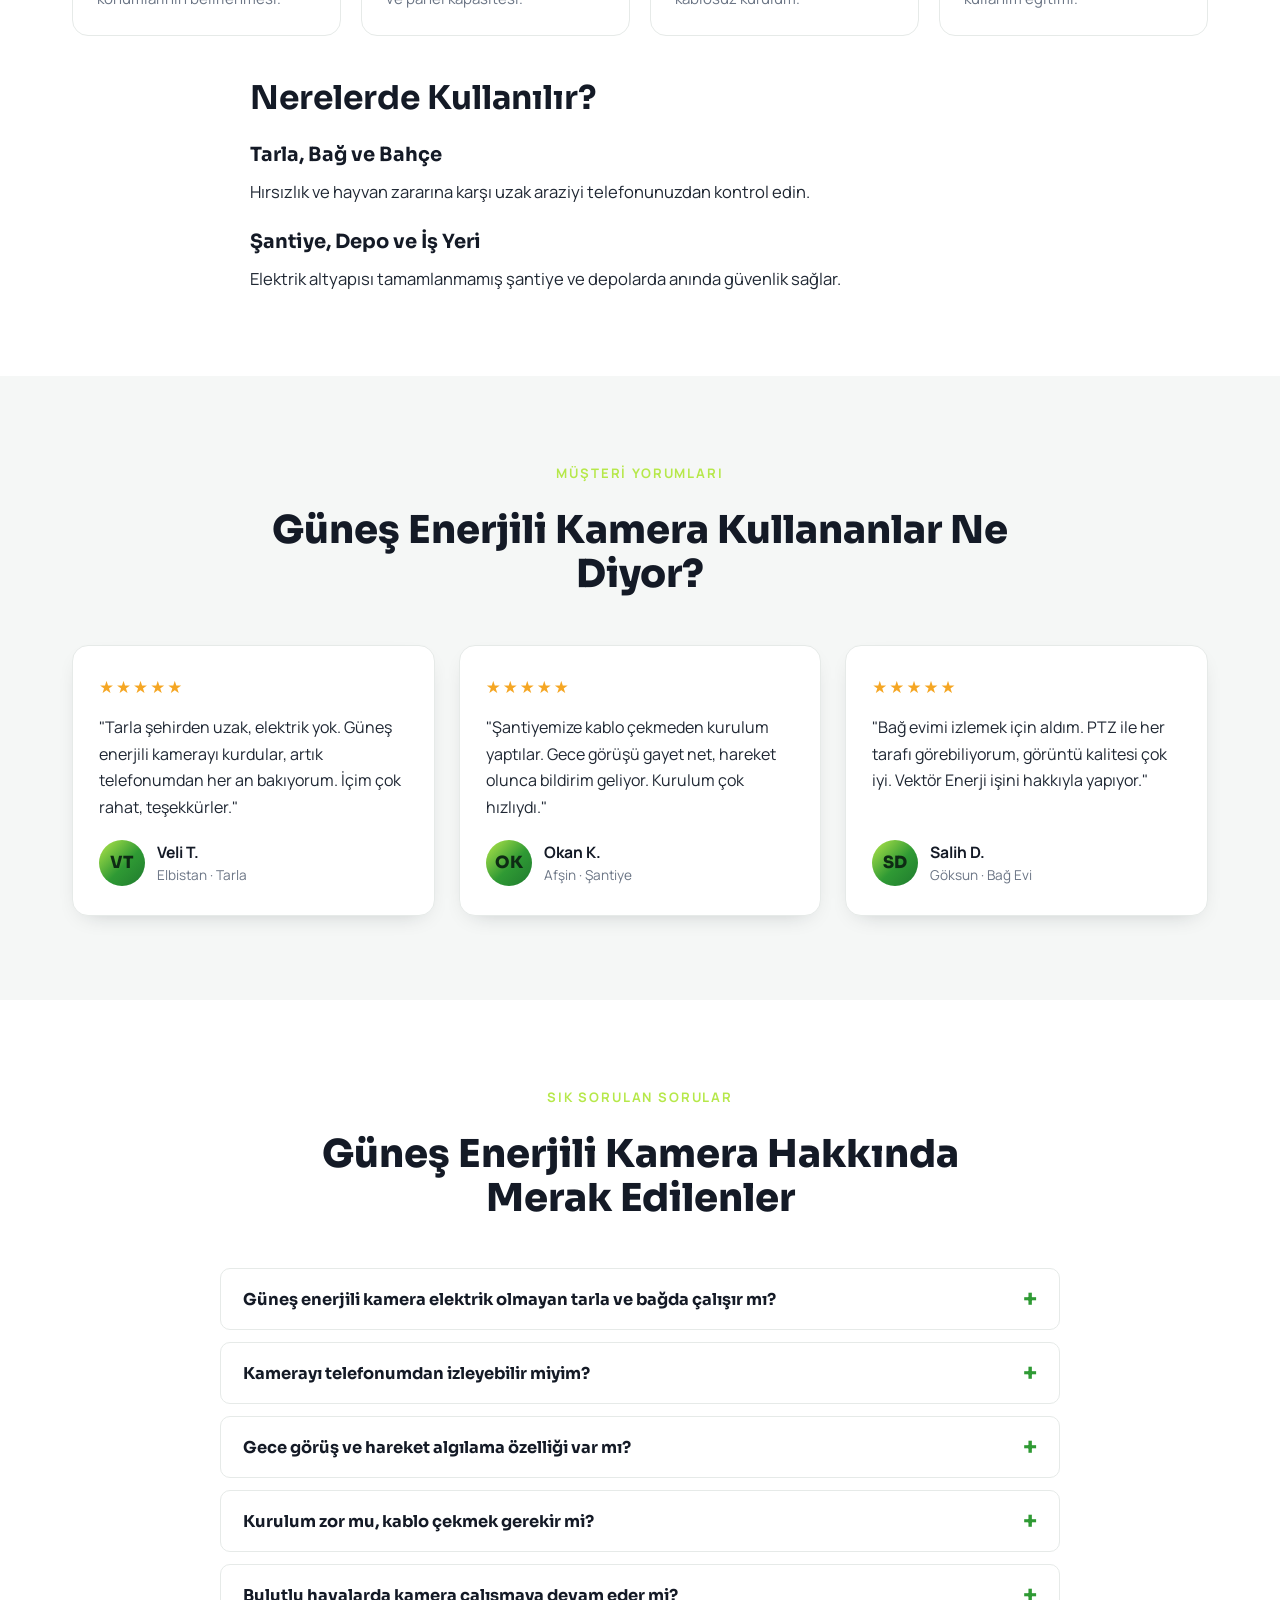
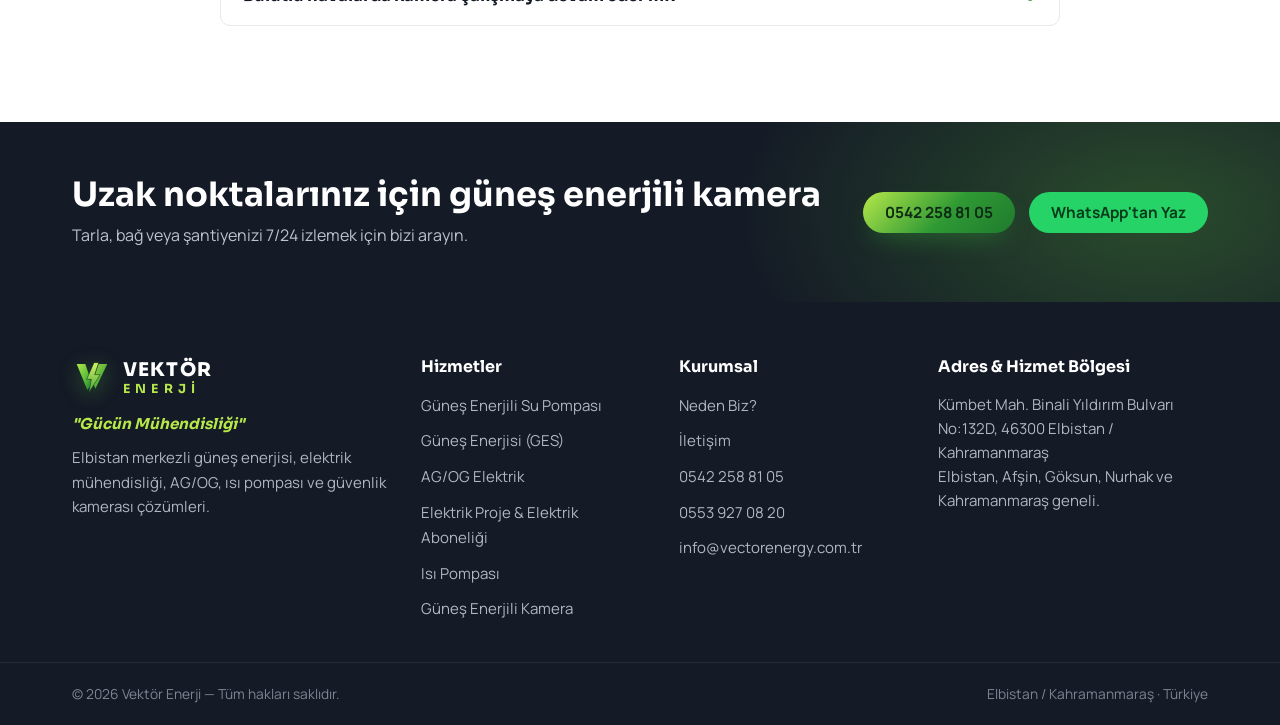
<file: gunes-enerjili-kamera-elbistan.html>
<!DOCTYPE html>
<html lang="tr">
<head>
<meta charset="UTF-8" />
<meta name="viewport" content="width=device-width, initial-scale=1.0" />
<meta name="theme-color" content="#141a26" />

<!-- Primary SEO -->
<title>Elbistan Güneş Enerjili Güvenlik Kamerası | Solinved 4G | Vektör Enerji</title>
<meta name="description" content="Elbistan'da güneş enerjili 4G güvenlik kamerası kurulumu. Solinved akıllı PTZ kameralar ile elektrik ve internet altyapısı olmadan tarla, bağ ve şantiyenizi 7/24 izleyin. HD görüntü, gece görüş, mobil erişim ☎ 0542 258 81 05" />
<meta name="keywords" content="Elbistan güneş enerjili kamera, solar güvenlik kamerası Elbistan, 4G kamera Elbistan, tarla kamera, Solinved kamera, PTZ güneş kamerası, Kahramanmaraş güvenlik kamerası, şantiye kamerası" />
<meta name="robots" content="index, follow, max-image-preview:large" />
<link rel="canonical" href="https://www.vectorenergy.com.tr/gunes-enerjili-kamera-elbistan.html" />

<!-- Geo / Local SEO -->
<meta name="geo.region" content="TR-46" />
<meta name="geo.placename" content="Elbistan, Kahramanmaraş" />
<meta name="geo.position" content="38.2055;37.1959" />
<meta name="ICBM" content="38.2055, 37.1959" />

<!-- Open Graph -->
<meta property="og:type" content="website" />
<meta property="og:locale" content="tr_TR" />
<meta property="og:site_name" content="Vektör Enerji" />
<meta property="og:title" content="Elbistan Güneş Enerjili Güvenlik Kamerası | Vektör Enerji" />
<meta property="og:description" content="Solinved 4G güneş enerjili PTZ kameralar ile elektrik ve internet olmadan 7/24 izleme — tarla, bağ, şantiye ve uzak noktalar için." />
<meta property="og:url" content="https://www.vectorenergy.com.tr/gunes-enerjili-kamera-elbistan.html" />
<meta property="og:image" content="https://www.vectorenergy.com.tr/assets/solinved-cm22-kamera-urun.webp" />

<!-- Twitter -->
<meta name="twitter:card" content="summary_large_image" />
<meta name="twitter:title" content="Elbistan Güneş Enerjili Güvenlik Kamerası | Vektör Enerji" />
<meta name="twitter:description" content="Elektrik ve internet altyapısı olmadan 7/24 izleme — Solinved 4G güneş enerjili kamera." />
<meta name="twitter:image" content="https://www.vectorenergy.com.tr/assets/solinved-cm22-kamera-urun.webp" />

<link rel="icon" type="image/png" href="assets/favicon.png" />
<link rel="apple-touch-icon" href="assets/favicon.png" />
<link rel="manifest" href="site.webmanifest" />

<!-- Fonts -->
<link rel="preconnect" href="https://fonts.googleapis.com" />
<link rel="preconnect" href="https://fonts.gstatic.com" crossorigin />
<link href="https://fonts.googleapis.com/css2?family=Manrope:wght@400;500;600;700;800&family=Sora:wght@600;700;800&display=swap" rel="stylesheet" />

<link rel="stylesheet" href="styles.css" />

<!-- Structured Data: Service -->
<script type="application/ld+json">
{
  "@context": "https://schema.org",
  "@type": "Service",
  "serviceType": "Güneş Enerjili Güvenlik Kamerası Sistemleri",
  "name": "Elbistan Güneş Enerjili Güvenlik Kamerası Kurulumu",
  "description": "Solinved 4G güneş enerjili akıllı PTZ güvenlik kameraları; elektrik ve internet altyapısı gerektirmeden 7/24 izleme, HD görüntü, gece görüş ve mobil erişim.",
  "url": "https://www.vectorenergy.com.tr/gunes-enerjili-kamera-elbistan.html",
  "areaServed": [
    { "@type": "City", "name": "Elbistan" },
    { "@type": "City", "name": "Afşin" },
    { "@type": "City", "name": "Göksun" },
    { "@type": "AdministrativeArea", "name": "Kahramanmaraş" }
  ],
  "provider": {
    "@type": "ElectricalContractor",
    "name": "Vektör Enerji",
    "telephone": "+905422588105",
    "url": "https://www.vectorenergy.com.tr/",
    "address": {
      "@type": "PostalAddress",
      "streetAddress": "Kümbet Mah. Binali Yıldırım Bulvarı No:132D",
      "addressLocality": "Elbistan",
      "addressRegion": "Kahramanmaraş",
      "postalCode": "46300",
      "addressCountry": "TR"
    }
  }
}
</script>

<!-- Structured Data: Breadcrumb -->
<script type="application/ld+json">
{
  "@context": "https://schema.org",
  "@type": "BreadcrumbList",
  "itemListElement": [
    { "@type": "ListItem", "position": 1, "name": "Ana Sayfa", "item": "https://www.vectorenergy.com.tr/" },
    { "@type": "ListItem", "position": 2, "name": "Hizmetler", "item": "https://www.vectorenergy.com.tr/#hizmetler" },
    { "@type": "ListItem", "position": 3, "name": "Güneş Enerjili Kamera", "item": "https://www.vectorenergy.com.tr/gunes-enerjili-kamera-elbistan.html" }
  ]
}
</script>

<!-- Structured Data: FAQPage -->
<script type="application/ld+json">
{
  "@context": "https://schema.org",
  "@type": "FAQPage",
  "mainEntity": [
    {
      "@type": "Question",
      "name": "Güneş enerjili kamera elektrik olmayan tarla ve bağda çalışır mı?",
      "acceptedAnswer": { "@type": "Answer", "text": "Evet. Solinved güneş enerjili kameralar entegre güneş paneli ve bataryasıyla çalışır; elektrik hattı çekmenize gerek yoktur. Elektrik ve internet altyapısı olmayan tarla, bağ, şantiye ve uzak noktalarda 7/24 izleme sağlar." }
    },
    {
      "@type": "Question",
      "name": "Kamerayı telefonumdan izleyebilir miyim?",
      "acceptedAnswer": { "@type": "Answer", "text": "Evet. Kamera 4G bağlantısıyla çalışır ve mobil uygulama üzerinden istediğiniz yerden canlı izleyebilir, kayıtlara erişebilir, PTZ ile kamerayı yönlendirebilirsiniz." }
    },
    {
      "@type": "Question",
      "name": "Gece görüş ve hareket algılama özelliği var mı?",
      "acceptedAnswer": { "@type": "Answer", "text": "Evet. Kameralar HD gece görüşü ve hareket algılama özelliğine sahiptir. Hareket algılandığında telefonunuza bildirim gönderebilir, önemli anları kaçırmazsınız." }
    },
    {
      "@type": "Question",
      "name": "Kurulum zor mu, kablo çekmek gerekir mi?",
      "acceptedAnswer": { "@type": "Answer", "text": "Hayır. Güneş paneli ve 4G bağlantı sayesinde karmaşık kablolamaya gerek yoktur; kurulum hızlı ve kolaydır. Direğe veya uygun bir noktaya montajla kısa sürede devreye alınır." }
    },
    {
      "@type": "Question",
      "name": "Bulutlu havalarda kamera çalışmaya devam eder mi?",
      "acceptedAnswer": { "@type": "Answer", "text": "Evet. Entegre batarya sayesinde kamera güneş olmayan saatlerde ve bulutlu havalarda da kesintisiz çalışır. Sistem, bölgenin güneşlenme değerine göre doğru kapasiteyle planlanır." }
    }
  ]
}
</script>
</head>
<body>

<a class="skip-link" href="#main">İçeriğe geç</a>

<header class="site-header" id="top">
  <div class="container header-inner">
    <a href="index.html" class="brand" aria-label="Vektör Enerji ana sayfa">
      <img src="assets/logo.svg" alt="Vektör Enerji logo" class="brand-logo" width="44" height="44" />
      <span class="brand-text"><strong>VEKTÖR</strong><span class="brand-accent">ENERJİ</span></span>
    </a>
    <nav class="main-nav" id="nav" aria-label="Ana menü">
      <a href="index.html#hizmetler">Hizmetler</a>
      <a href="urunler.html">Ürünlerimiz</a>
      <a href="index.html#iletisim">İletişim</a>
    </nav>
     <div class="header-phones-wrap" aria-label="Telefon numaraları">
       <a href="tel:+905422588105" class="header-phone-btn">
         <svg viewBox="0 0 24 24" width="16" height="16" aria-hidden="true"><path fill="currentColor" d="M6.6 10.8c1.4 2.8 3.8 5.1 6.6 6.6l2.2-2.2c.3-.3.7-.4 1-.2 1.2.4 2.4.6 3.7.6.6 0 1 .4 1 1V20c0 .6-.4 1-1 1C10.5 21 3 13.5 3 4c0-.6.4-1 1-1h3.5c.6 0 1 .4 1 1 0 1.3.2 2.5.6 3.7.1.4 0 .8-.3 1z"/></svg>
         0542 258 81 05
       </a>
       <a href="tel:+905539270820" class="header-phone-btn">
         <svg viewBox="0 0 24 24" width="16" height="16" aria-hidden="true"><path fill="currentColor" d="M6.6 10.8c1.4 2.8 3.8 5.1 6.6 6.6l2.2-2.2c.3-.3.7-.4 1-.2 1.2.4 2.4.6 3.7.6.6 0 1 .4 1 1V20c0 .6-.4 1-1 1C10.5 21 3 13.5 3 4c0-.6.4-1 1-1h3.5c.6 0 1 .4 1 1 0 1.3.2 2.5.6 3.7.1.4 0 .8-.3 1z"/></svg>
         0553 927 08 20
       </a>
     </div>
    <button class="nav-toggle" id="navToggle" aria-label="Menüyü aç/kapat" aria-expanded="false" aria-controls="nav">
      <span></span><span></span><span></span>
    </button>
  </div>
</header>

<nav class="breadcrumb" aria-label="Sayfa yolu">
  <div class="container">
    <ol>
      <li><a href="index.html">Ana Sayfa</a></li>
      <li><a href="index.html#hizmetler">Hizmetler</a></li>
      <li><span aria-current="page">Güneş Enerjili Kamera</span></li>
    </ol>
  </div>
</nav>

<main id="main">

  <section class="page-hero">
    <div class="hero-bg" aria-hidden="true"></div>
    <div class="container page-hero-inner">
      <div>
        <span class="eyebrow">Güvenlik • Solinved 4G</span>
        <h1>Elbistan Güneş Enerjili Akıllı Güvenlik Kamerası</h1>
        <p class="lead">Solinved 4G güneş enerjili PTZ kameralar ile <strong>elektrik hattı ve internet altyapısı olmayan</strong> tarla, bağ, şantiye ve uzak noktalarınızı bile 7/24 izleyin.</p>
        <div class="page-hero-actions">
          <a href="index.html#iletisim" class="btn btn-primary">Kamera Çözümü Al</a>
          <a href="https://wa.me/905422588105" class="btn btn-ghost" target="_blank" rel="noopener">WhatsApp'tan Yaz</a>
        </div>
      </div>
      <div class="page-hero-media">
        <img class="product-shot" src="assets/solinved-cm22-kamera-urun.webp" alt="Solinved CM22 4G güneş enerjili akıllı PTZ güvenlik kamerası - Elbistan" width="500" height="500" loading="eager" />
      </div>
    </div>
  </section>

  <section class="section">
    <div class="container">
      <article class="prose">
        <h2>Elektriksiz ve İnternetsiz Noktalarda 7/24 Güvenlik</h2>
        <p>Tarlanız, bağınız, şantiyeniz veya deponuz elektrik ve internet hattından uzakta mı? Vektör Enerji olarak Elbistan'da kurduğumuz <strong>Solinved güneş enerjili 4G kameralar</strong>, entegre güneş paneli ve bataryasıyla hiçbir altyapı gerektirmeden çalışır. Direğe takın, telefonunuzdan izlemeye başlayın.</p>
        <p>Akıllı PTZ özelliğiyle kamerayı uzaktan döndürebilir, yakınlaştırabilir; hareket algılandığında telefonunuza anında bildirim alabilirsiniz.</p>

        <h2>Güneş Enerjili Kameranın Avantajları</h2>
        <ul>
          <li>Ekstra güce ihtiyaç yok — entegre güneş paneli ve batarya</li>
          <li>Karmaşık kablolamaya gerek yok, kolay ve hızlı kurulum</li>
          <li>4G bağlantı, HD görüntü, gece görüş</li>
          <li>PTZ ile uzaktan yönlendirme ve yakınlaştırma</li>
          <li>Hareket algılama ve telefona anlık bildirim</li>
          <li>365 gün / 24 saat kesintisiz izleme, mobil erişim</li>
        </ul>

        <h2>Kurulum Süreci</h2>
      </article>

      <div class="container" style="padding:0">
        <div class="steps">
          <div class="step"><span class="step-num">01</span><h3>Keşif</h3><p>İzlenecek alanın ve kamera konumlarının belirlenmesi.</p></div>
          <div class="step"><span class="step-num">02</span><h3>Ürün Seçimi</h3><p>İhtiyaca uygun Solinved kamera ve panel kapasitesi.</p></div>
          <div class="step"><span class="step-num">03</span><h3>Montaj</h3><p>Direk veya uygun noktaya hızlı, kablosuz kurulum.</p></div>
          <div class="step"><span class="step-num">04</span><h3>Mobil Kurulum</h3><p>Uygulama tanımı, test ve kullanım eğitimi.</p></div>
        </div>
      </div>

      <article class="prose" style="margin-top:44px">
        <h2>Nerelerde Kullanılır?</h2>
        <h3>Tarla, Bağ ve Bahçe</h3>
        <p>Hırsızlık ve hayvan zararına karşı uzak araziyi telefonunuzdan kontrol edin.</p>
        <h3>Şantiye, Depo ve İş Yeri</h3>
        <p>Elektrik altyapısı tamamlanmamış şantiye ve depolarda anında güvenlik sağlar.</p>
      </article>
    </div>
  </section>

  <section class="section section-alt">
    <div class="container">
      <header class="section-head">
        <span class="eyebrow">Müşteri Yorumları</span>
        <h2>Güneş Enerjili Kamera Kullananlar Ne Diyor?</h2>
      </header>
      <div class="reviews-grid">
        <div class="review-card">
          <div class="review-stars" aria-label="5 üzerinden 5 yıldız">★★★★★</div>
          <p class="review-text">"Tarla şehirden uzak, elektrik yok. Güneş enerjili kamerayı kurdular, artık telefonumdan her an bakıyorum. İçim çok rahat, teşekkürler."</p>
          <div class="review-author"><span class="review-avatar">VT</span><div><div class="review-name">Veli T.</div><div class="review-role">Elbistan · Tarla</div></div></div>
        </div>
        <div class="review-card">
          <div class="review-stars" aria-label="5 üzerinden 5 yıldız">★★★★★</div>
          <p class="review-text">"Şantiyemize kablo çekmeden kurulum yaptılar. Gece görüşü gayet net, hareket olunca bildirim geliyor. Kurulum çok hızlıydı."</p>
          <div class="review-author"><span class="review-avatar">OK</span><div><div class="review-name">Okan K.</div><div class="review-role">Afşin · Şantiye</div></div></div>
        </div>
        <div class="review-card">
          <div class="review-stars" aria-label="5 üzerinden 5 yıldız">★★★★★</div>
          <p class="review-text">"Bağ evimi izlemek için aldım. PTZ ile her tarafı görebiliyorum, görüntü kalitesi çok iyi. Vektör Enerji işini hakkıyla yapıyor."</p>
          <div class="review-author"><span class="review-avatar">SD</span><div><div class="review-name">Salih D.</div><div class="review-role">Göksun · Bağ Evi</div></div></div>
        </div>
      </div>
    </div>
  </section>

  <section class="section">
    <div class="container">
      <header class="section-head">
        <span class="eyebrow">Sık Sorulan Sorular</span>
        <h2>Güneş Enerjili Kamera Hakkında Merak Edilenler</h2>
      </header>
      <div class="faq">
        <div class="faq-item">
          <button class="faq-q" aria-expanded="false">Güneş enerjili kamera elektrik olmayan tarla ve bağda çalışır mı?</button>
          <div class="faq-a"><p>Evet. Solinved güneş enerjili kameralar entegre güneş paneli ve bataryasıyla çalışır; elektrik hattı çekmenize gerek yoktur. Elektrik ve internet altyapısı olmayan tarla, bağ, şantiye ve uzak noktalarda 7/24 izleme sağlar.</p></div>
        </div>
        <div class="faq-item">
          <button class="faq-q" aria-expanded="false">Kamerayı telefonumdan izleyebilir miyim?</button>
          <div class="faq-a"><p>Evet. Kamera 4G bağlantısıyla çalışır ve mobil uygulama üzerinden istediğiniz yerden canlı izleyebilir, kayıtlara erişebilir, PTZ ile kamerayı yönlendirebilirsiniz.</p></div>
        </div>
        <div class="faq-item">
          <button class="faq-q" aria-expanded="false">Gece görüş ve hareket algılama özelliği var mı?</button>
          <div class="faq-a"><p>Evet. Kameralar HD gece görüşü ve hareket algılama özelliğine sahiptir. Hareket algılandığında telefonunuza bildirim gönderebilir, önemli anları kaçırmazsınız.</p></div>
        </div>
        <div class="faq-item">
          <button class="faq-q" aria-expanded="false">Kurulum zor mu, kablo çekmek gerekir mi?</button>
          <div class="faq-a"><p>Hayır. Güneş paneli ve 4G bağlantı sayesinde karmaşık kablolamaya gerek yoktur; kurulum hızlı ve kolaydır. Direğe veya uygun bir noktaya montajla kısa sürede devreye alınır.</p></div>
        </div>
        <div class="faq-item">
          <button class="faq-q" aria-expanded="false">Bulutlu havalarda kamera çalışmaya devam eder mi?</button>
          <div class="faq-a"><p>Evet. Entegre batarya sayesinde kamera güneş olmayan saatlerde ve bulutlu havalarda da kesintisiz çalışır. Sistem, bölgenin güneşlenme değerine göre doğru kapasiteyle planlanır.</p></div>
        </div>
      </div>
    </div>
  </section>

  <section class="cta-band">
    <div class="container cta-inner">
      <div>
        <h2>Uzak noktalarınız için güneş enerjili kamera</h2>
        <p>Tarla, bağ veya şantiyenizi 7/24 izlemek için bizi arayın.</p>
      </div>
      <div class="cta-actions">
        <a href="tel:+905422588105" class="btn btn-primary">0542 258 81 05</a>
        <a href="https://wa.me/905422588105" class="btn btn-wa" target="_blank" rel="noopener">WhatsApp'tan Yaz</a>
      </div>
    </div>
  </section>

</main>

<footer class="site-footer">
  <div class="container footer-grid">
    <div class="footer-brand">
      <a href="index.html" class="brand">
        <img src="assets/logo.svg" alt="Vektör Enerji logo" class="brand-logo" width="40" height="40" />
        <span class="brand-text"><strong>VEKTÖR</strong><span class="brand-accent">ENERJİ</span></span>
      </a>
      <p class="footer-slogan">"Gücün Mühendisliği"</p>
      <p>Elbistan merkezli güneş enerjisi, elektrik mühendisliği, AG/OG, ısı pompası ve güvenlik kamerası çözümleri.</p>
    </div>
    <div class="footer-col">
      <h4>Hizmetler</h4>
      <ul>
        <li><a href="gunes-enerjili-su-pompasi-elbistan.html">Güneş Enerjili Su Pompası</a></li>
        <li><a href="gunes-enerjisi-elbistan.html">Güneş Enerjisi (GES)</a></li>
        <li><a href="ag-og-elektrik-elbistan.html">AG/OG Elektrik</a></li>
        <li><a href="elektrik-proje-cizimi-elbistan.html">Elektrik Proje & Elektrik Aboneliği</a></li>
        <li><a href="isi-pompasi-elbistan.html">Isı Pompası</a></li>
        <li><a href="gunes-enerjili-kamera-elbistan.html">Güneş Enerjili Kamera</a></li>
      </ul>
    </div>
    <div class="footer-col">
      <h4>Kurumsal</h4>
      <ul>
        <li><a href="index.html#neden-biz">Neden Biz?</a></li>
        <li><a href="index.html#iletisim">İletişim</a></li>
        <li><a href="tel:+905422588105">0542 258 81 05</a></li>
        <li><a href="tel:+905539270820">0553 927 08 20</a></li>
        <li><a href="mailto:info@vectorenergy.com.tr">info@vectorenergy.com.tr</a></li>
      </ul>
    </div>
    <div class="footer-col">
      <h4>Adres & Hizmet Bölgesi</h4>
      <p>Kümbet Mah. Binali Yıldırım Bulvarı No:132D, 46300 Elbistan / Kahramanmaraş</p>
      <p>Elbistan, Afşin, Göksun, Nurhak ve Kahramanmaraş geneli.</p>
    </div>
  </div>
  <div class="footer-bottom">
    <div class="container">
      <p>© <span id="year"></span> Vektör Enerji — Tüm hakları saklıdır.</p>
      <p>Elbistan / Kahramanmaraş · Türkiye</p>
    </div>
  </div>
</footer>

<a href="https://wa.me/905422588105" class="wa-float" target="_blank" rel="noopener" aria-label="WhatsApp ile iletişime geç">
  <svg viewBox="0 0 32 32" width="30" height="30" aria-hidden="true"><path fill="#fff" d="M16 3C9 3 3.5 8.5 3.5 15.5c0 2.3.6 4.4 1.7 6.3L3 29l7.4-2.1c1.8 1 3.9 1.5 6.1 1.5 7 0 12.5-5.5 12.5-12.5S23 3 16 3zm0 22.7c-1.9 0-3.7-.5-5.3-1.5l-.4-.2-4.4 1.2 1.2-4.3-.3-.4c-1-1.6-1.6-3.5-1.6-5.5C5.4 9.6 10.1 5 16 5s10.6 4.6 10.6 10.5S21.9 25.7 16 25.7zm5.8-7.8c-.3-.2-1.9-.9-2.2-1-.3-.1-.5-.2-.7.2-.2.3-.8 1-1 1.2-.2.2-.4.2-.7.1-.3-.2-1.4-.5-2.6-1.6-1-.9-1.6-1.9-1.8-2.3-.2-.3 0-.5.1-.7l.5-.6c.2-.2.2-.3.3-.5.1-.2 0-.4 0-.6 0-.2-.7-1.7-1-2.3-.3-.6-.5-.5-.7-.5h-.6c-.2 0-.5.1-.8.4-.3.3-1 1-1 2.5s1.1 2.9 1.2 3.1c.2.2 2.1 3.3 5.2 4.6 2.6 1.1 3.1.9 3.7.8.6-.1 1.9-.8 2.2-1.5.3-.7.3-1.4.2-1.5-.1-.2-.3-.2-.6-.4z"/></svg>
</a>

<script src="script.js" defer></script>
</body>
</html>
</file>
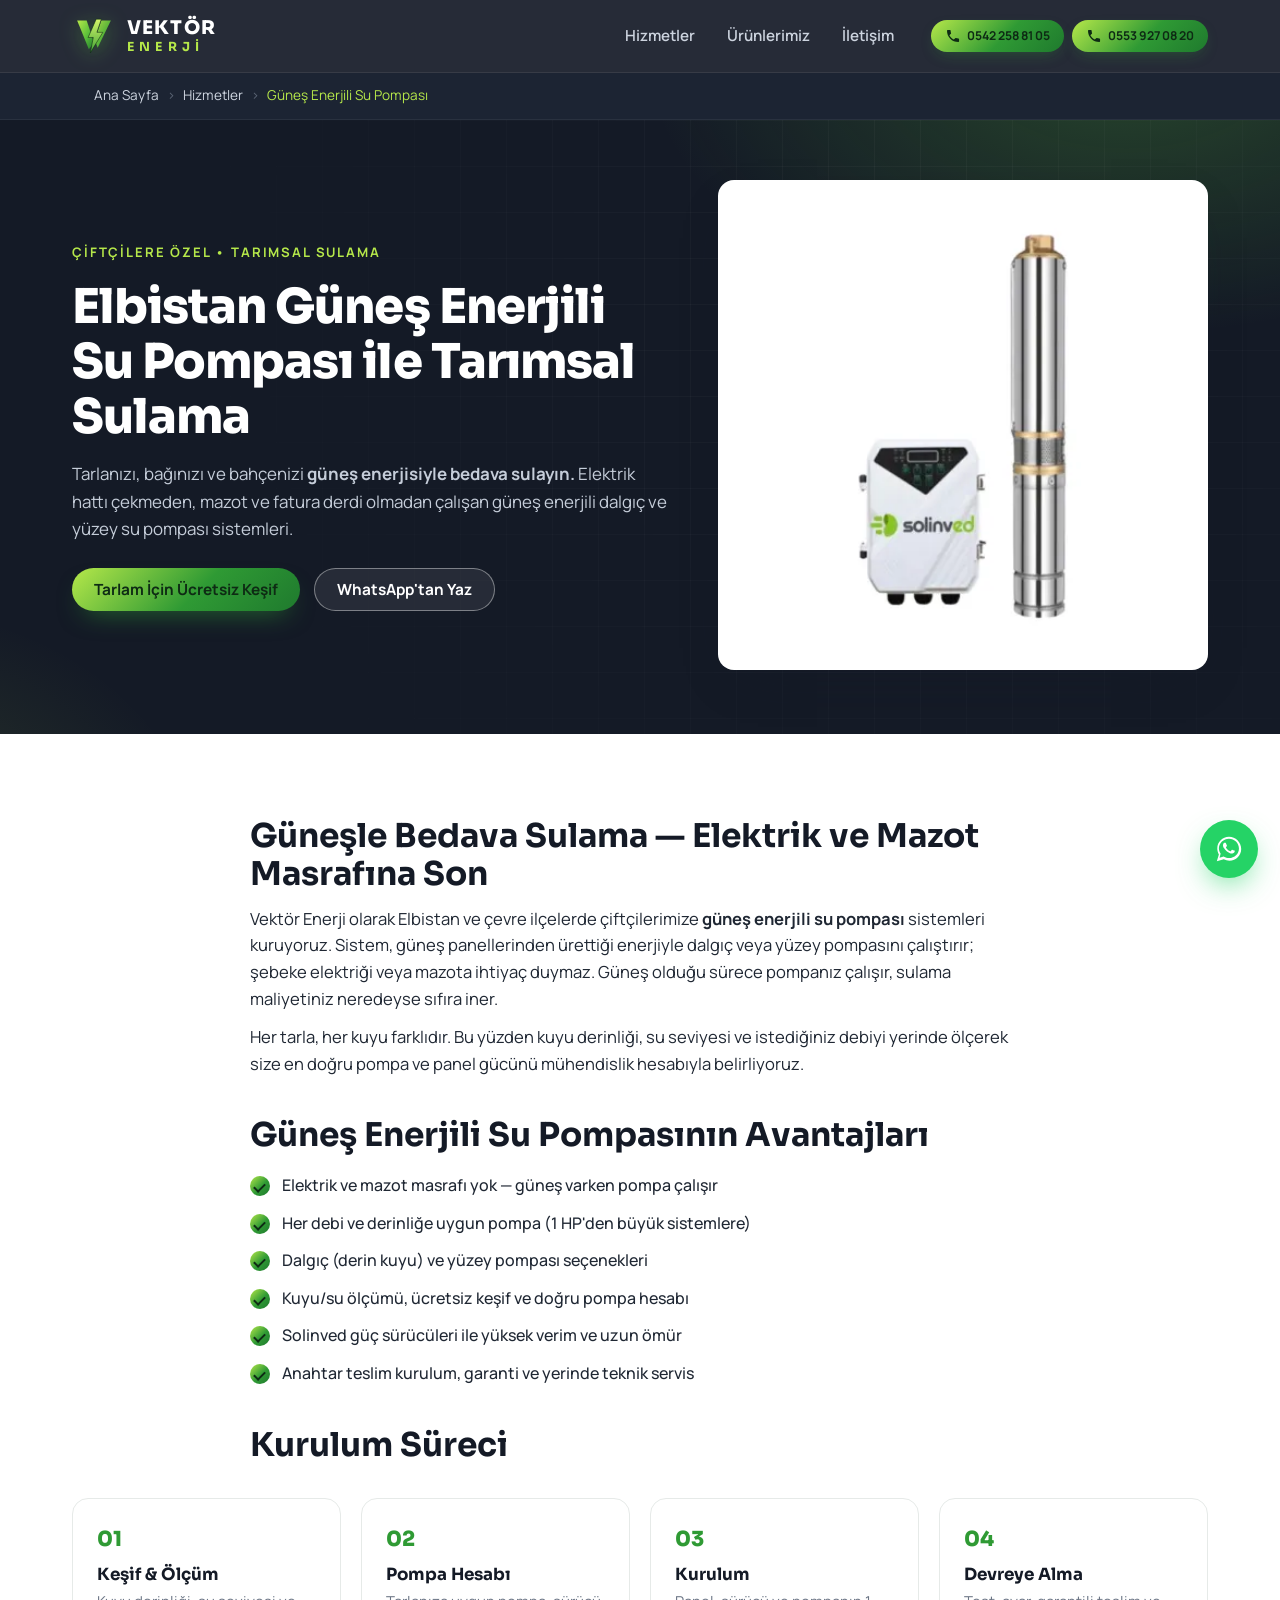
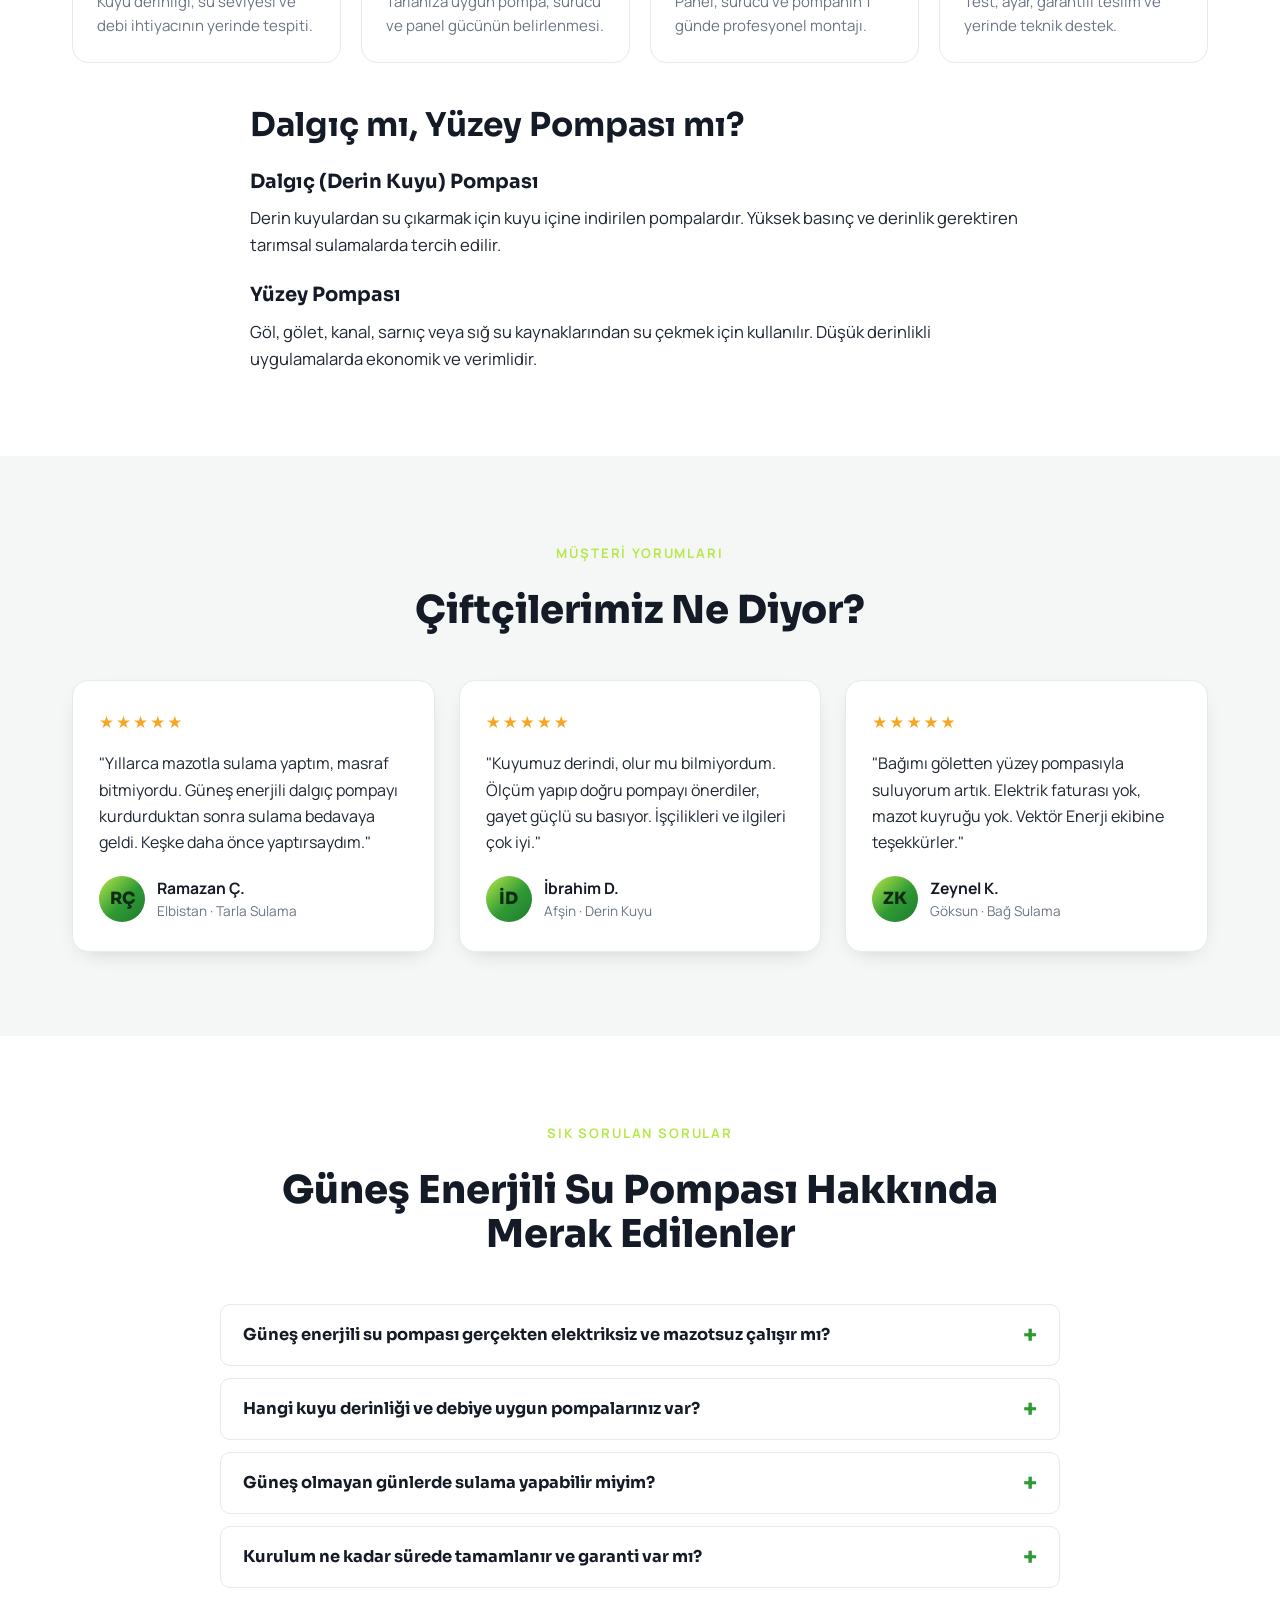
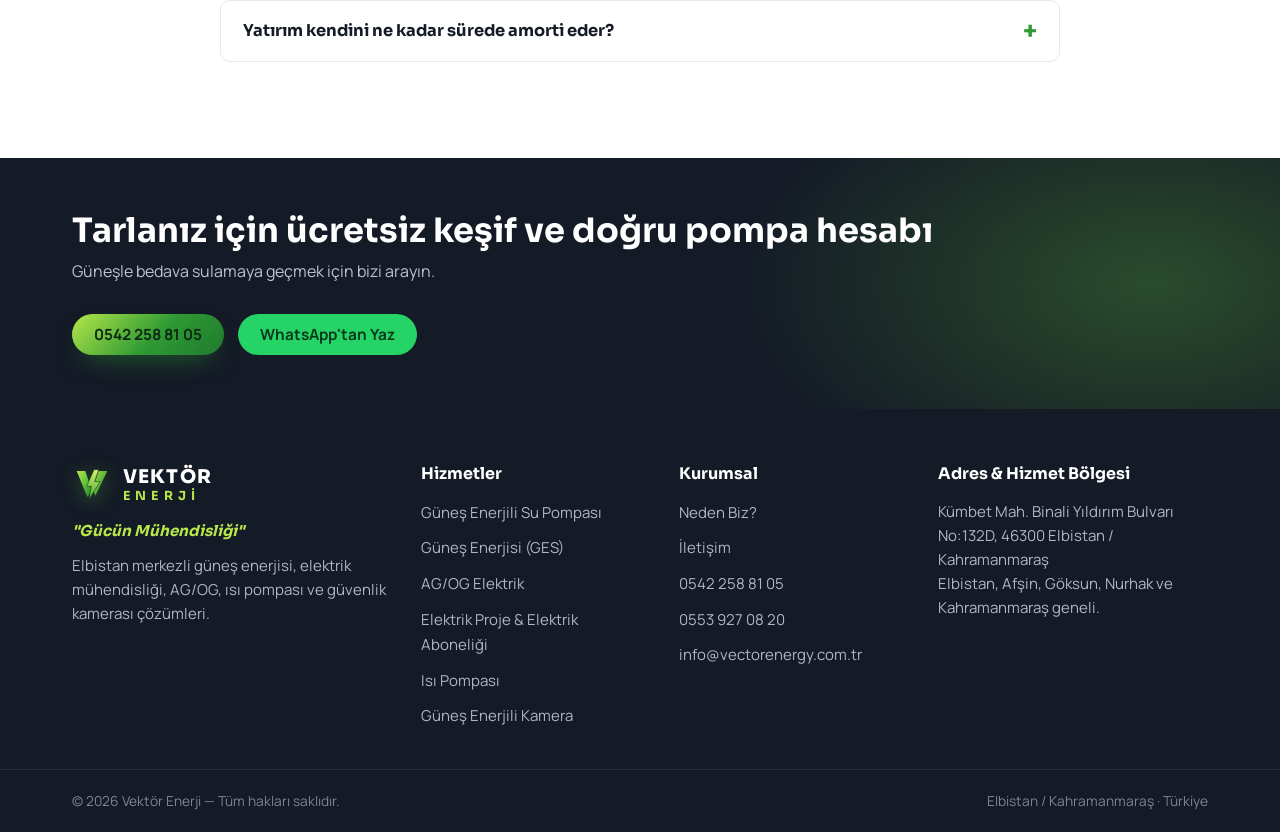
<file: gunes-enerjili-su-pompasi-elbistan.html>
<!DOCTYPE html>
<html lang="tr">
<head>
<meta charset="UTF-8" />
<meta name="viewport" content="width=device-width, initial-scale=1.0" />
<meta name="theme-color" content="#141a26" />

<!-- Primary SEO -->
<title>Elbistan Güneş Enerjili Su Pompası | Tarımsal Sulama | Vektör Enerji</title>
<meta name="description" content="Elbistan'da güneş enerjili dalgıç ve yüzey su pompası ile tarımsal sulama. Elektrik ve mazot masrafı olmadan güneşle bedava sulama. Solinved güç sürücüleri, ücretsiz keşif ve kuyu/debi hesabı ☎ 0542 258 81 05" />
<meta name="keywords" content="Elbistan güneş enerjili su pompası, solar su pompası Elbistan, dalgıç pompa Elbistan, tarımsal sulama Elbistan, güneş enerjili sulama, derin kuyu pompası, yüzey pompası, Kahramanmaraş tarımsal sulama" />
<meta name="robots" content="index, follow, max-image-preview:large" />
<link rel="canonical" href="https://www.vectorenergy.com.tr/gunes-enerjili-su-pompasi-elbistan.html" />

<!-- Geo / Local SEO -->
<meta name="geo.region" content="TR-46" />
<meta name="geo.placename" content="Elbistan, Kahramanmaraş" />
<meta name="geo.position" content="38.2055;37.1959" />
<meta name="ICBM" content="38.2055, 37.1959" />

<!-- Open Graph -->
<meta property="og:type" content="website" />
<meta property="og:locale" content="tr_TR" />
<meta property="og:site_name" content="Vektör Enerji" />
<meta property="og:title" content="Elbistan Güneş Enerjili Su Pompası ve Tarımsal Sulama | Vektör Enerji" />
<meta property="og:description" content="Elektrik ve mazot derdi olmadan güneşle bedava sulama. Dalgıç ve yüzey güneş enerjili su pompası sistemleri — Elbistan / Kahramanmaraş." />
<meta property="og:url" content="https://www.vectorenergy.com.tr/gunes-enerjili-su-pompasi-elbistan.html" />
<meta property="og:image" content="https://www.vectorenergy.com.tr/assets/solinved-gunes-enerjili-su-pompasi.webp" />

<!-- Twitter -->
<meta name="twitter:card" content="summary_large_image" />
<meta name="twitter:title" content="Elbistan Güneş Enerjili Su Pompası | Vektör Enerji" />
<meta name="twitter:description" content="Güneşle bedava tarımsal sulama — dalgıç ve yüzey güneş enerjili su pompası sistemleri." />
<meta name="twitter:image" content="https://www.vectorenergy.com.tr/assets/solinved-gunes-enerjili-su-pompasi.webp" />

<link rel="icon" type="image/png" href="assets/favicon.png" />
<link rel="apple-touch-icon" href="assets/favicon.png" />
<link rel="manifest" href="site.webmanifest" />

<!-- Fonts -->
<link rel="preconnect" href="https://fonts.googleapis.com" />
<link rel="preconnect" href="https://fonts.gstatic.com" crossorigin />
<link href="https://fonts.googleapis.com/css2?family=Manrope:wght@400;500;600;700;800&family=Sora:wght@600;700;800&display=swap" rel="stylesheet" />

<link rel="stylesheet" href="styles.css" />

<!-- Structured Data: Service -->
<script type="application/ld+json">
{
  "@context": "https://schema.org",
  "@type": "Service",
  "serviceType": "Güneş Enerjili Su Pompası ve Tarımsal Sulama Sistemleri",
  "name": "Elbistan Güneş Enerjili Su Pompası ve Tarımsal Sulama",
  "description": "Tarımsal sulama için güneş enerjili dalgıç ve yüzey su pompası kurulumu. Elektrik ve mazot masrafı olmadan güneş enerjisiyle sulama; Solinved güç sürücüleri ile yüksek verim.",
  "url": "https://www.vectorenergy.com.tr/gunes-enerjili-su-pompasi-elbistan.html",
  "areaServed": [
    { "@type": "City", "name": "Elbistan" },
    { "@type": "City", "name": "Afşin" },
    { "@type": "City", "name": "Göksun" },
    { "@type": "AdministrativeArea", "name": "Kahramanmaraş" }
  ],
  "provider": {
    "@type": "ElectricalContractor",
    "name": "Vektör Enerji",
    "telephone": "+905422588105",
    "url": "https://www.vectorenergy.com.tr/",
    "address": {
      "@type": "PostalAddress",
      "streetAddress": "Kümbet Mah. Binali Yıldırım Bulvarı No:132D",
      "addressLocality": "Elbistan",
      "addressRegion": "Kahramanmaraş",
      "postalCode": "46300",
      "addressCountry": "TR"
    }
  }
}
</script>

<!-- Structured Data: Breadcrumb -->
<script type="application/ld+json">
{
  "@context": "https://schema.org",
  "@type": "BreadcrumbList",
  "itemListElement": [
    { "@type": "ListItem", "position": 1, "name": "Ana Sayfa", "item": "https://www.vectorenergy.com.tr/" },
    { "@type": "ListItem", "position": 2, "name": "Hizmetler", "item": "https://www.vectorenergy.com.tr/#hizmetler" },
    { "@type": "ListItem", "position": 3, "name": "Güneş Enerjili Su Pompası", "item": "https://www.vectorenergy.com.tr/gunes-enerjili-su-pompasi-elbistan.html" }
  ]
}
</script>

<!-- Structured Data: FAQPage -->
<script type="application/ld+json">
{
  "@context": "https://schema.org",
  "@type": "FAQPage",
  "mainEntity": [
    {
      "@type": "Question",
      "name": "Güneş enerjili su pompası gerçekten elektriksiz ve mazotsuz çalışır mı?",
      "acceptedAnswer": { "@type": "Answer", "text": "Evet. Sistem, güneş panellerinden ürettiği enerjiyle çalışır; şebeke elektriği veya mazota ihtiyaç duymaz. Güneş olduğu sürece pompa su basar, böylece sulama maliyetiniz neredeyse sıfıra iner." }
    },
    {
      "@type": "Question",
      "name": "Hangi kuyu derinliği ve debiye uygun pompalarınız var?",
      "acceptedAnswer": { "@type": "Answer", "text": "Sığ kuyulardan derin kuyulara kadar her ihtiyaca uygun dalgıç ve yüzey pompası çözümlerimiz vardır. Keşifte kuyu derinliği, su seviyesi ve istenen debi ölçülerek tarlanıza en doğru pompa ve panel gücü hesaplanır." }
    },
    {
      "@type": "Question",
      "name": "Güneş olmayan günlerde sulama yapabilir miyim?",
      "acceptedAnswer": { "@type": "Answer", "text": "Sistem gündüz güneş enerjisiyle çalışır. İhtiyaca göre depolama (su tankı/havuz) ile gündüz biriktirip istediğiniz zaman kullanma veya hibrit (şebeke destekli) çözümler de sunuyoruz." }
    },
    {
      "@type": "Question",
      "name": "Kurulum ne kadar sürede tamamlanır ve garanti var mı?",
      "acceptedAnswer": { "@type": "Answer", "text": "Standart bir tarımsal sulama kurulumu genellikle 1 gün içinde tamamlanır. Pompa, sürücü ve panellerde garanti sunuyor, kurulum sonrası yerinde teknik servis sağlıyoruz." }
    },
    {
      "@type": "Question",
      "name": "Güneş enerjili su pompası yatırımı kendini ne kadar sürede amorti eder?",
      "acceptedAnswer": { "@type": "Answer", "text": "Mazot veya elektrikle sulamaya kıyasla yıllık yakıt/fatura tasarrufu sayesinde sistem genellikle 2–4 sulama sezonunda kendini amorti eder ve sonrasında sulama maliyetiniz kalmaz." }
    }
  ]
}
</script>
</head>
<body>

<a class="skip-link" href="#main">İçeriğe geç</a>

<header class="site-header" id="top">
  <div class="container header-inner">
    <a href="index.html" class="brand" aria-label="Vektör Enerji ana sayfa">
      <img src="assets/logo.svg" alt="Vektör Enerji logo" class="brand-logo" width="44" height="44" />
      <span class="brand-text"><strong>VEKTÖR</strong><span class="brand-accent">ENERJİ</span></span>
    </a>
    <nav class="main-nav" id="nav" aria-label="Ana menü">
      <a href="index.html#hizmetler">Hizmetler</a>
      <a href="urunler.html">Ürünlerimiz</a>
      <a href="index.html#iletisim">İletişim</a>
    </nav>
     <div class="header-phones-wrap" aria-label="Telefon numaraları">
       <a href="tel:+905422588105" class="header-phone-btn">
         <svg viewBox="0 0 24 24" width="16" height="16" aria-hidden="true"><path fill="currentColor" d="M6.6 10.8c1.4 2.8 3.8 5.1 6.6 6.6l2.2-2.2c.3-.3.7-.4 1-.2 1.2.4 2.4.6 3.7.6.6 0 1 .4 1 1V20c0 .6-.4 1-1 1C10.5 21 3 13.5 3 4c0-.6.4-1 1-1h3.5c.6 0 1 .4 1 1 0 1.3.2 2.5.6 3.7.1.4 0 .8-.3 1z"/></svg>
         0542 258 81 05
       </a>
       <a href="tel:+905539270820" class="header-phone-btn">
         <svg viewBox="0 0 24 24" width="16" height="16" aria-hidden="true"><path fill="currentColor" d="M6.6 10.8c1.4 2.8 3.8 5.1 6.6 6.6l2.2-2.2c.3-.3.7-.4 1-.2 1.2.4 2.4.6 3.7.6.6 0 1 .4 1 1V20c0 .6-.4 1-1 1C10.5 21 3 13.5 3 4c0-.6.4-1 1-1h3.5c.6 0 1 .4 1 1 0 1.3.2 2.5.6 3.7.1.4 0 .8-.3 1z"/></svg>
         0553 927 08 20
       </a>
     </div>
    <button class="nav-toggle" id="navToggle" aria-label="Menüyü aç/kapat" aria-expanded="false" aria-controls="nav">
      <span></span><span></span><span></span>
    </button>
  </div>
</header>

<nav class="breadcrumb" aria-label="Sayfa yolu">
  <div class="container">
    <ol>
      <li><a href="index.html">Ana Sayfa</a></li>
      <li><a href="index.html#hizmetler">Hizmetler</a></li>
      <li><span aria-current="page">Güneş Enerjili Su Pompası</span></li>
    </ol>
  </div>
</nav>

<main id="main">

  <section class="page-hero">
    <div class="hero-bg" aria-hidden="true"></div>
    <div class="container page-hero-inner">
      <div>
        <span class="eyebrow">Çiftçilere Özel • Tarımsal Sulama</span>
        <h1>Elbistan Güneş Enerjili Su Pompası ile Tarımsal Sulama</h1>
        <p class="lead">Tarlanızı, bağınızı ve bahçenizi <strong>güneş enerjisiyle bedava sulayın.</strong> Elektrik hattı çekmeden, mazot ve fatura derdi olmadan çalışan güneş enerjili dalgıç ve yüzey su pompası sistemleri.</p>
        <div class="page-hero-actions">
          <a href="index.html#iletisim" class="btn btn-primary">Tarlam İçin Ücretsiz Keşif</a>
          <a href="https://wa.me/905422588105" class="btn btn-ghost" target="_blank" rel="noopener">WhatsApp'tan Yaz</a>
        </div>
      </div>
      <div class="page-hero-media">
        <img class="product-shot" src="assets/solinved-gunes-enerjili-su-pompasi.webp" alt="Solinved güneş enerjili dalgıç su pompası ve sürücüsü - Elbistan tarımsal sulama" width="500" height="500" loading="eager" />
      </div>
    </div>
  </section>

  <section class="section">
    <div class="container">
      <article class="prose">
        <h2>Güneşle Bedava Sulama — Elektrik ve Mazot Masrafına Son</h2>
        <p>Vektör Enerji olarak Elbistan ve çevre ilçelerde çiftçilerimize <strong>güneş enerjili su pompası</strong> sistemleri kuruyoruz. Sistem, güneş panellerinden ürettiği enerjiyle dalgıç veya yüzey pompasını çalıştırır; şebeke elektriği veya mazota ihtiyaç duymaz. Güneş olduğu sürece pompanız çalışır, sulama maliyetiniz neredeyse sıfıra iner.</p>
        <p>Her tarla, her kuyu farklıdır. Bu yüzden kuyu derinliği, su seviyesi ve istediğiniz debiyi yerinde ölçerek size en doğru pompa ve panel gücünü mühendislik hesabıyla belirliyoruz.</p>

        <h2>Güneş Enerjili Su Pompasının Avantajları</h2>
        <ul>
          <li>Elektrik ve mazot masrafı yok — güneş varken pompa çalışır</li>
          <li>Her debi ve derinliğe uygun pompa (1 HP'den büyük sistemlere)</li>
          <li>Dalgıç (derin kuyu) ve yüzey pompası seçenekleri</li>
          <li>Kuyu/su ölçümü, ücretsiz keşif ve doğru pompa hesabı</li>
          <li>Solinved güç sürücüleri ile yüksek verim ve uzun ömür</li>
          <li>Anahtar teslim kurulum, garanti ve yerinde teknik servis</li>
        </ul>

        <h2>Kurulum Süreci</h2>
      </article>

      <div class="container" style="padding:0">
        <div class="steps">
          <div class="step"><span class="step-num">01</span><h3>Keşif & Ölçüm</h3><p>Kuyu derinliği, su seviyesi ve debi ihtiyacının yerinde tespiti.</p></div>
          <div class="step"><span class="step-num">02</span><h3>Pompa Hesabı</h3><p>Tarlanıza uygun pompa, sürücü ve panel gücünün belirlenmesi.</p></div>
          <div class="step"><span class="step-num">03</span><h3>Kurulum</h3><p>Panel, sürücü ve pompanın 1 günde profesyonel montajı.</p></div>
          <div class="step"><span class="step-num">04</span><h3>Devreye Alma</h3><p>Test, ayar, garantili teslim ve yerinde teknik destek.</p></div>
        </div>
      </div>

      <article class="prose" style="margin-top:44px">
        <h2>Dalgıç mı, Yüzey Pompası mı?</h2>
        <h3>Dalgıç (Derin Kuyu) Pompası</h3>
        <p>Derin kuyulardan su çıkarmak için kuyu içine indirilen pompalardır. Yüksek basınç ve derinlik gerektiren tarımsal sulamalarda tercih edilir.</p>
        <h3>Yüzey Pompası</h3>
        <p>Göl, gölet, kanal, sarnıç veya sığ su kaynaklarından su çekmek için kullanılır. Düşük derinlikli uygulamalarda ekonomik ve verimlidir.</p>
      </article>
    </div>
  </section>

  <section class="section section-alt">
    <div class="container">
      <header class="section-head">
        <span class="eyebrow">Müşteri Yorumları</span>
        <h2>Çiftçilerimiz Ne Diyor?</h2>
      </header>
      <div class="reviews-grid">
        <div class="review-card">
          <div class="review-stars" aria-label="5 üzerinden 5 yıldız">★★★★★</div>
          <p class="review-text">"Yıllarca mazotla sulama yaptım, masraf bitmiyordu. Güneş enerjili dalgıç pompayı kurdurduktan sonra sulama bedavaya geldi. Keşke daha önce yaptırsaydım."</p>
          <div class="review-author"><span class="review-avatar">RÇ</span><div><div class="review-name">Ramazan Ç.</div><div class="review-role">Elbistan · Tarla Sulama</div></div></div>
        </div>
        <div class="review-card">
          <div class="review-stars" aria-label="5 üzerinden 5 yıldız">★★★★★</div>
          <p class="review-text">"Kuyumuz derindi, olur mu bilmiyordum. Ölçüm yapıp doğru pompayı önerdiler, gayet güçlü su basıyor. İşçilikleri ve ilgileri çok iyi."</p>
          <div class="review-author"><span class="review-avatar">İD</span><div><div class="review-name">İbrahim D.</div><div class="review-role">Afşin · Derin Kuyu</div></div></div>
        </div>
        <div class="review-card">
          <div class="review-stars" aria-label="5 üzerinden 5 yıldız">★★★★★</div>
          <p class="review-text">"Bağımı göletten yüzey pompasıyla suluyorum artık. Elektrik faturası yok, mazot kuyruğu yok. Vektör Enerji ekibine teşekkürler."</p>
          <div class="review-author"><span class="review-avatar">ZK</span><div><div class="review-name">Zeynel K.</div><div class="review-role">Göksun · Bağ Sulama</div></div></div>
        </div>
      </div>
    </div>
  </section>

  <section class="section">
    <div class="container">
      <header class="section-head">
        <span class="eyebrow">Sık Sorulan Sorular</span>
        <h2>Güneş Enerjili Su Pompası Hakkında Merak Edilenler</h2>
      </header>
      <div class="faq">
        <div class="faq-item">
          <button class="faq-q" aria-expanded="false">Güneş enerjili su pompası gerçekten elektriksiz ve mazotsuz çalışır mı?</button>
          <div class="faq-a"><p>Evet. Sistem, güneş panellerinden ürettiği enerjiyle çalışır; şebeke elektriği veya mazota ihtiyaç duymaz. Güneş olduğu sürece pompa su basar, böylece sulama maliyetiniz neredeyse sıfıra iner.</p></div>
        </div>
        <div class="faq-item">
          <button class="faq-q" aria-expanded="false">Hangi kuyu derinliği ve debiye uygun pompalarınız var?</button>
          <div class="faq-a"><p>Sığ kuyulardan derin kuyulara kadar her ihtiyaca uygun dalgıç ve yüzey pompası çözümlerimiz vardır. Keşifte kuyu derinliği, su seviyesi ve istenen debi ölçülerek tarlanıza en doğru pompa ve panel gücü hesaplanır.</p></div>
        </div>
        <div class="faq-item">
          <button class="faq-q" aria-expanded="false">Güneş olmayan günlerde sulama yapabilir miyim?</button>
          <div class="faq-a"><p>Sistem gündüz güneş enerjisiyle çalışır. İhtiyaca göre depolama (su tankı/havuz) ile gündüz biriktirip istediğiniz zaman kullanma veya hibrit (şebeke destekli) çözümler de sunuyoruz.</p></div>
        </div>
        <div class="faq-item">
          <button class="faq-q" aria-expanded="false">Kurulum ne kadar sürede tamamlanır ve garanti var mı?</button>
          <div class="faq-a"><p>Standart bir tarımsal sulama kurulumu genellikle 1 gün içinde tamamlanır. Pompa, sürücü ve panellerde garanti sunuyor, kurulum sonrası yerinde teknik servis sağlıyoruz.</p></div>
        </div>
        <div class="faq-item">
          <button class="faq-q" aria-expanded="false">Yatırım kendini ne kadar sürede amorti eder?</button>
          <div class="faq-a"><p>Mazot veya elektrikle sulamaya kıyasla yıllık yakıt/fatura tasarrufu sayesinde sistem genellikle 2–4 sulama sezonunda kendini amorti eder ve sonrasında sulama maliyetiniz kalmaz.</p></div>
        </div>
      </div>
    </div>
  </section>

  <section class="cta-band">
    <div class="container cta-inner">
      <div>
        <h2>Tarlanız için ücretsiz keşif ve doğru pompa hesabı</h2>
        <p>Güneşle bedava sulamaya geçmek için bizi arayın.</p>
      </div>
      <div class="cta-actions">
        <a href="tel:+905422588105" class="btn btn-primary">0542 258 81 05</a>
        <a href="https://wa.me/905422588105" class="btn btn-wa" target="_blank" rel="noopener">WhatsApp'tan Yaz</a>
      </div>
    </div>
  </section>

</main>

<footer class="site-footer">
  <div class="container footer-grid">
    <div class="footer-brand">
      <a href="index.html" class="brand">
        <img src="assets/logo.svg" alt="Vektör Enerji logo" class="brand-logo" width="40" height="40" />
        <span class="brand-text"><strong>VEKTÖR</strong><span class="brand-accent">ENERJİ</span></span>
      </a>
      <p class="footer-slogan">"Gücün Mühendisliği"</p>
      <p>Elbistan merkezli güneş enerjisi, elektrik mühendisliği, AG/OG, ısı pompası ve güvenlik kamerası çözümleri.</p>
    </div>
    <div class="footer-col">
      <h4>Hizmetler</h4>
      <ul>
        <li><a href="gunes-enerjili-su-pompasi-elbistan.html">Güneş Enerjili Su Pompası</a></li>
        <li><a href="gunes-enerjisi-elbistan.html">Güneş Enerjisi (GES)</a></li>
        <li><a href="ag-og-elektrik-elbistan.html">AG/OG Elektrik</a></li>
        <li><a href="elektrik-proje-cizimi-elbistan.html">Elektrik Proje & Elektrik Aboneliği</a></li>
        <li><a href="isi-pompasi-elbistan.html">Isı Pompası</a></li>
        <li><a href="gunes-enerjili-kamera-elbistan.html">Güneş Enerjili Kamera</a></li>
      </ul>
    </div>
    <div class="footer-col">
      <h4>Kurumsal</h4>
      <ul>
        <li><a href="index.html#neden-biz">Neden Biz?</a></li>
        <li><a href="index.html#iletisim">İletişim</a></li>
        <li><a href="tel:+905422588105">0542 258 81 05</a></li>
        <li><a href="tel:+905539270820">0553 927 08 20</a></li>
        <li><a href="mailto:info@vectorenergy.com.tr">info@vectorenergy.com.tr</a></li>
      </ul>
    </div>
    <div class="footer-col">
      <h4>Adres & Hizmet Bölgesi</h4>
      <p>Kümbet Mah. Binali Yıldırım Bulvarı No:132D, 46300 Elbistan / Kahramanmaraş</p>
      <p>Elbistan, Afşin, Göksun, Nurhak ve Kahramanmaraş geneli.</p>
    </div>
  </div>
  <div class="footer-bottom">
    <div class="container">
      <p>© <span id="year"></span> Vektör Enerji — Tüm hakları saklıdır.</p>
      <p>Elbistan / Kahramanmaraş · Türkiye</p>
    </div>
  </div>
</footer>

<a href="https://wa.me/905422588105" class="wa-float" target="_blank" rel="noopener" aria-label="WhatsApp ile iletişime geç">
  <svg viewBox="0 0 32 32" width="30" height="30" aria-hidden="true"><path fill="#fff" d="M16 3C9 3 3.5 8.5 3.5 15.5c0 2.3.6 4.4 1.7 6.3L3 29l7.4-2.1c1.8 1 3.9 1.5 6.1 1.5 7 0 12.5-5.5 12.5-12.5S23 3 16 3zm0 22.7c-1.9 0-3.7-.5-5.3-1.5l-.4-.2-4.4 1.2 1.2-4.3-.3-.4c-1-1.6-1.6-3.5-1.6-5.5C5.4 9.6 10.1 5 16 5s10.6 4.6 10.6 10.5S21.9 25.7 16 25.7zm5.8-7.8c-.3-.2-1.9-.9-2.2-1-.3-.1-.5-.2-.7.2-.2.3-.8 1-1 1.2-.2.2-.4.2-.7.1-.3-.2-1.4-.5-2.6-1.6-1-.9-1.6-1.9-1.8-2.3-.2-.3 0-.5.1-.7l.5-.6c.2-.2.2-.3.3-.5.1-.2 0-.4 0-.6 0-.2-.7-1.7-1-2.3-.3-.6-.5-.5-.7-.5h-.6c-.2 0-.5.1-.8.4-.3.3-1 1-1 2.5s1.1 2.9 1.2 3.1c.2.2 2.1 3.3 5.2 4.6 2.6 1.1 3.1.9 3.7.8.6-.1 1.9-.8 2.2-1.5.3-.7.3-1.4.2-1.5-.1-.2-.3-.2-.6-.4z"/></svg>
</a>

<script src="script.js" defer></script>
</body>
</html>
</file>
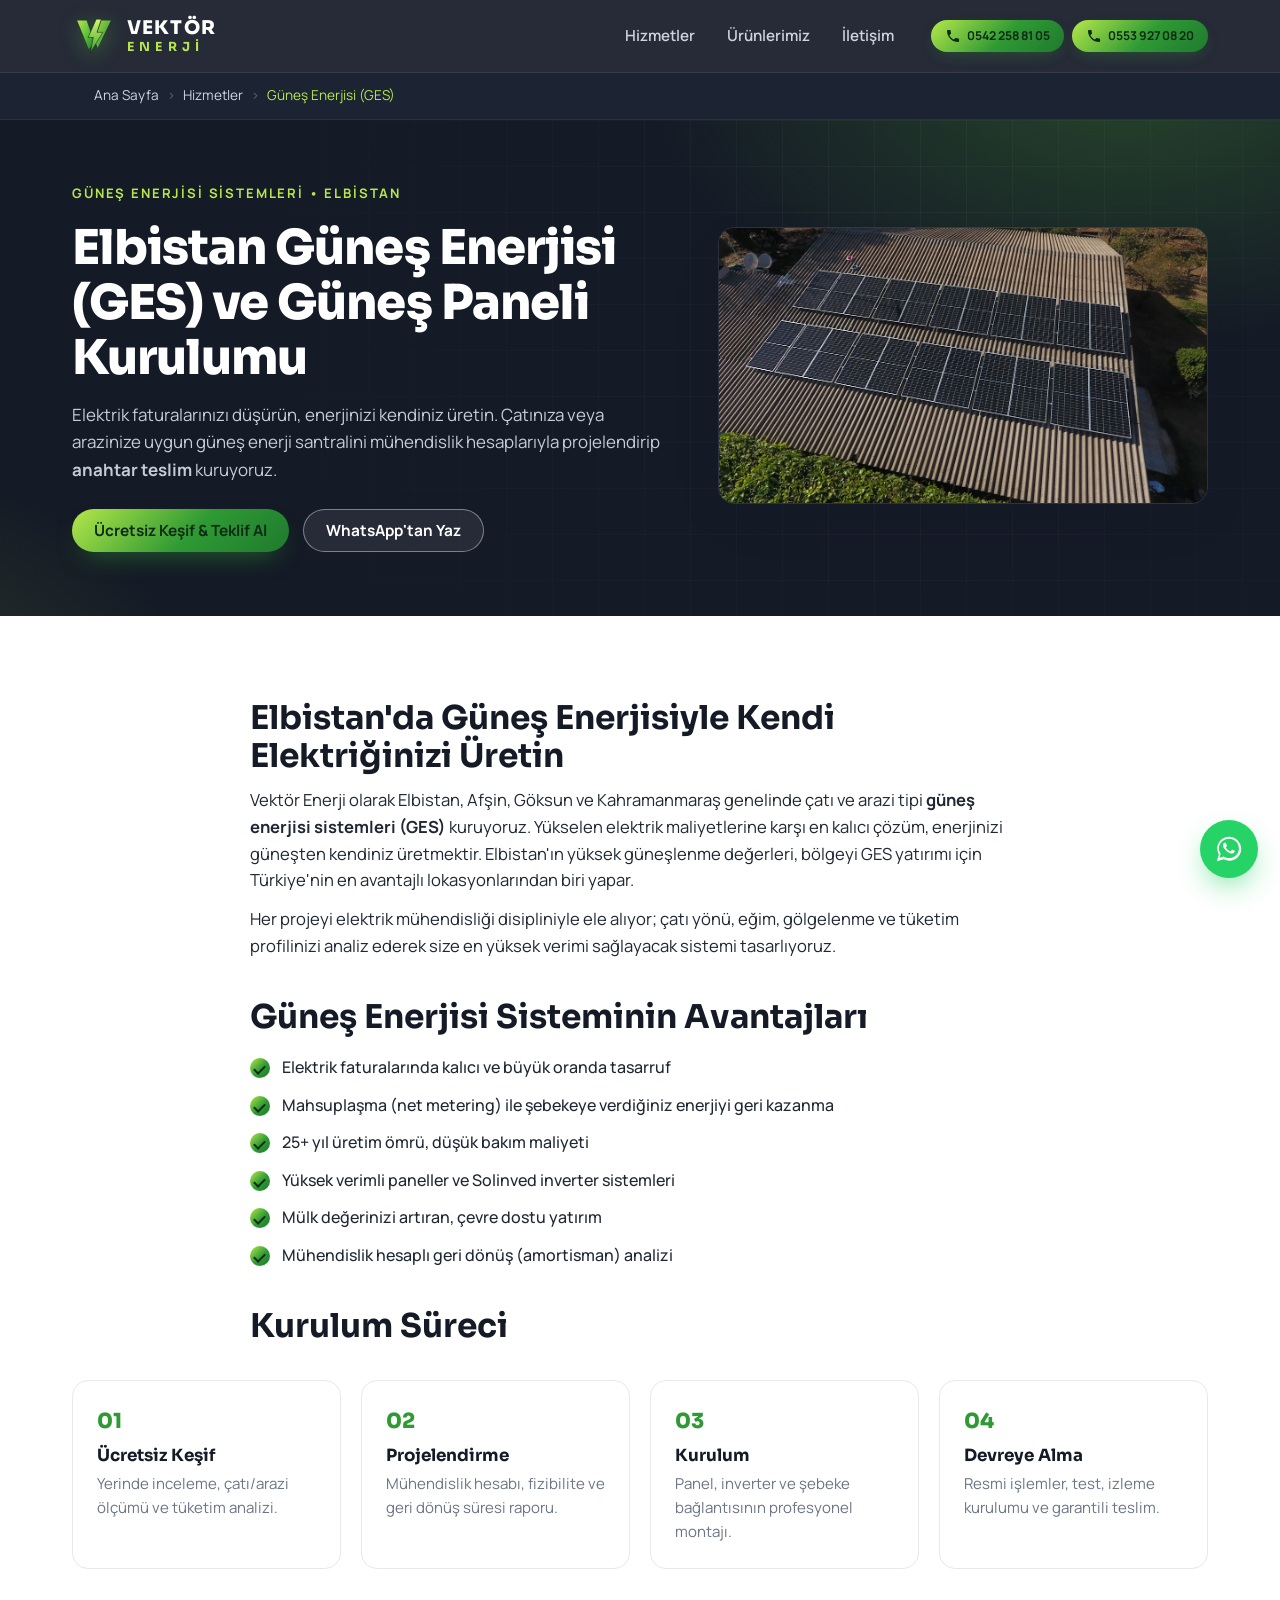
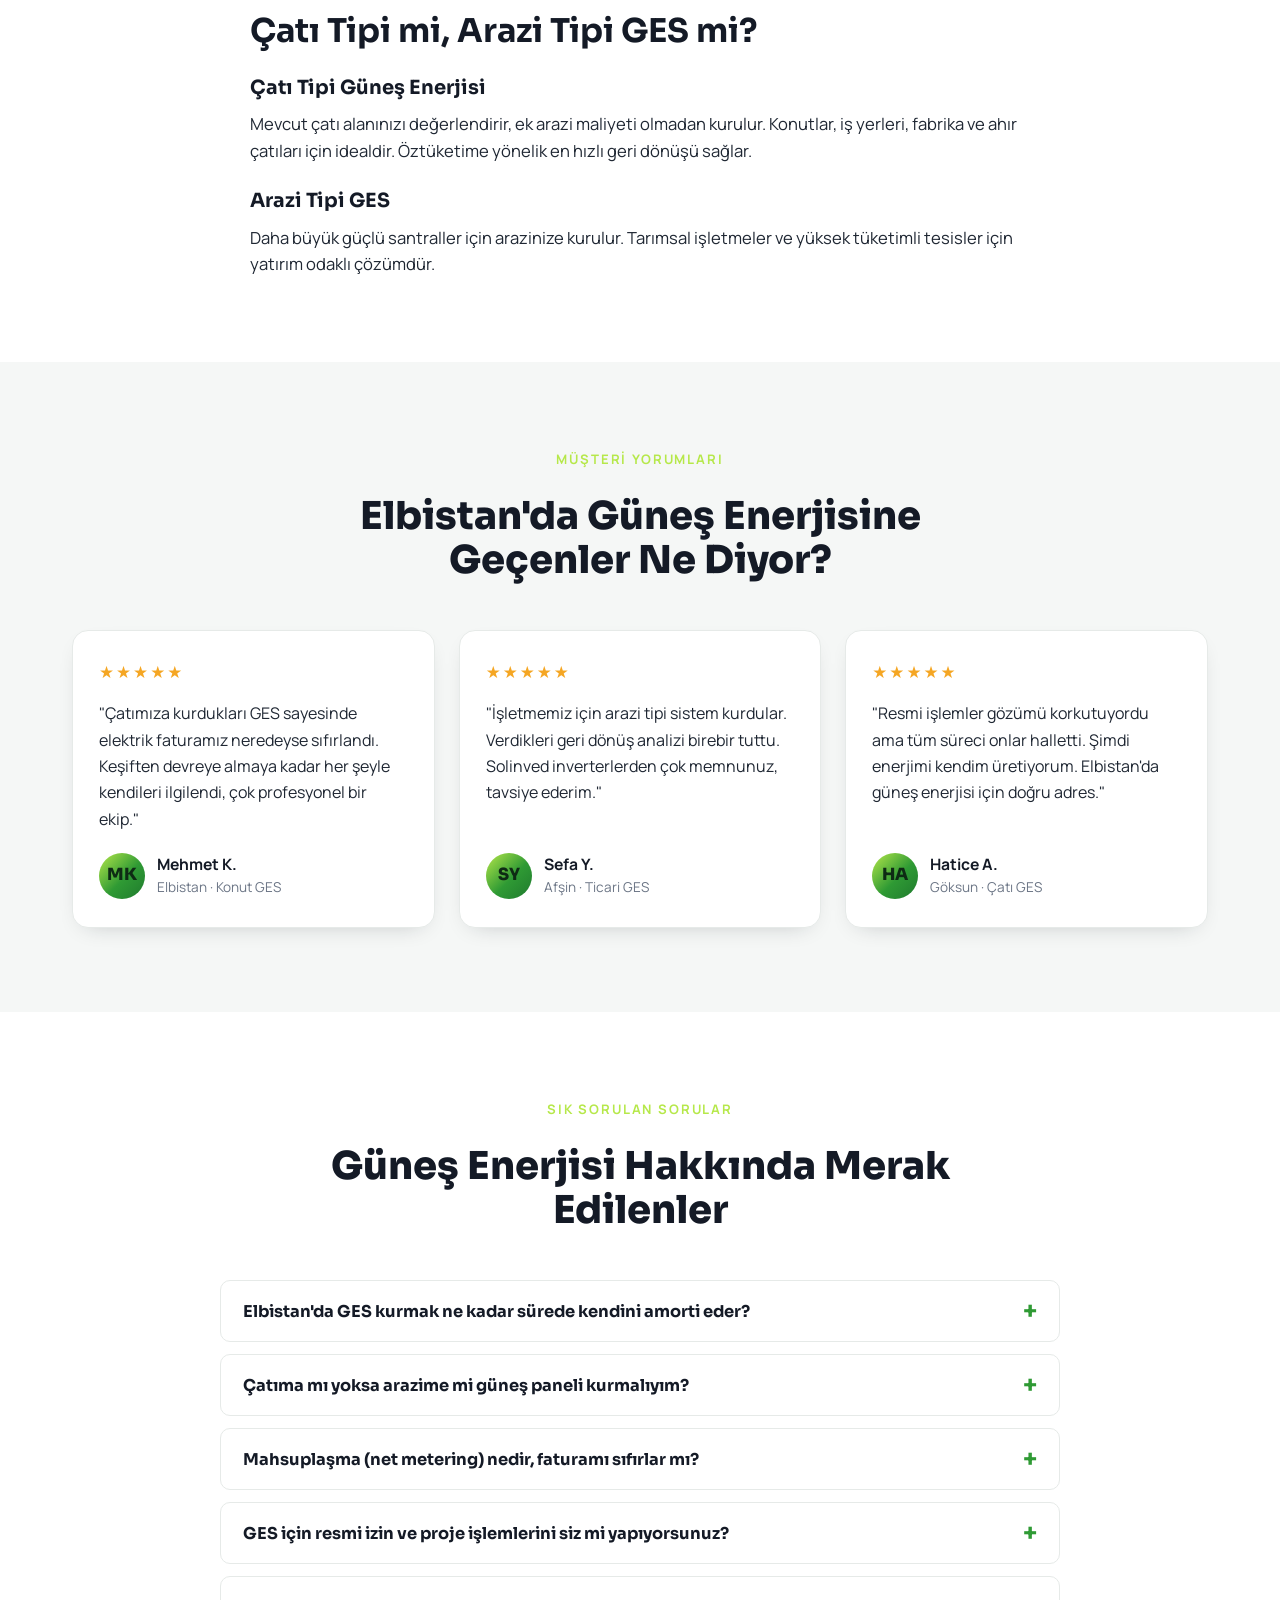
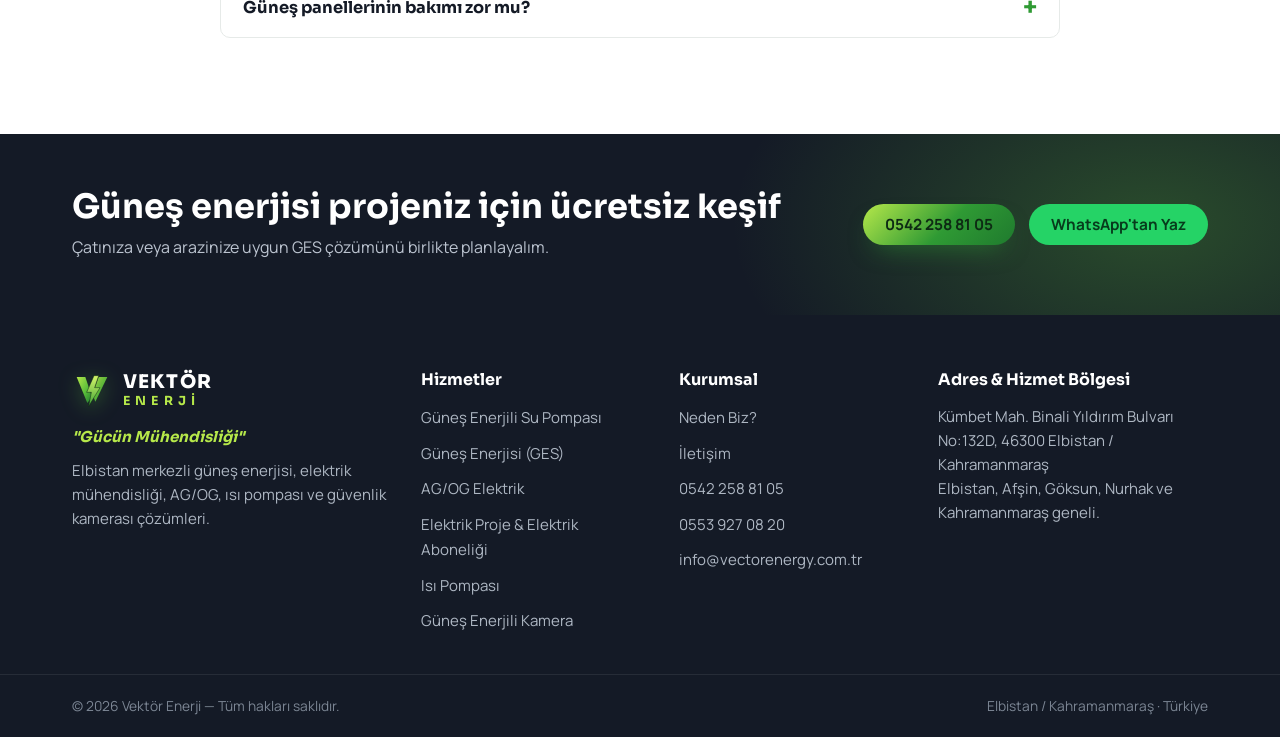
<file: gunes-enerjisi-elbistan.html>
<!DOCTYPE html>
<html lang="tr">
<head>
<meta charset="UTF-8" />
<meta name="viewport" content="width=device-width, initial-scale=1.0" />
<meta name="theme-color" content="#141a26" />

<!-- Primary SEO -->
<title>Elbistan Güneş Enerjisi Sistemleri (GES) Kurulumu | Vektör Enerji</title>
<meta name="description" content="Elbistan'da çatı ve arazi tipi güneş enerjisi sistemleri (GES) kurulumu. Mühendislik hesaplı projelendirme, Solinved inverter, şebeke bağlantısı ve mahsuplaşma dahil anahtar teslim güneş paneli kurulumu. Ücretsiz keşif ☎ 0542 258 81 05" />
<meta name="keywords" content="Elbistan güneş enerjisi, Elbistan GES, Elbistan güneş paneli, Elbistan solar, çatı güneş enerjisi Elbistan, arazi GES Kahramanmaraş, güneş enerji santrali Elbistan, mahsuplaşma, öztüketim" />
<meta name="robots" content="index, follow, max-image-preview:large" />
<link rel="canonical" href="https://www.vectorenergy.com.tr/gunes-enerjisi-elbistan.html" />

<!-- Geo / Local SEO -->
<meta name="geo.region" content="TR-46" />
<meta name="geo.placename" content="Elbistan, Kahramanmaraş" />
<meta name="geo.position" content="38.2055;37.1959" />
<meta name="ICBM" content="38.2055, 37.1959" />

<!-- Open Graph -->
<meta property="og:type" content="website" />
<meta property="og:locale" content="tr_TR" />
<meta property="og:site_name" content="Vektör Enerji" />
<meta property="og:title" content="Elbistan Güneş Enerjisi Sistemleri (GES) Kurulumu | Vektör Enerji" />
<meta property="og:description" content="Çatı ve arazi tipi güneş enerji santrali kurulumu, fizibilite, mühendislik ve şebeke bağlantısı dahil anahtar teslim çözümler. Elbistan / Kahramanmaraş." />
<meta property="og:url" content="https://www.vectorenergy.com.tr/gunes-enerjisi-elbistan.html" />
<meta property="og:image" content="https://www.vectorenergy.com.tr/assets/hizmet-gunes-paneli.jpg" />

<!-- Twitter -->
<meta name="twitter:card" content="summary_large_image" />
<meta name="twitter:title" content="Elbistan Güneş Enerjisi (GES) Kurulumu | Vektör Enerji" />
<meta name="twitter:description" content="Mühendislik hesaplı, anahtar teslim güneş paneli ve GES kurulumu — Elbistan / Kahramanmaraş." />
<meta name="twitter:image" content="https://www.vectorenergy.com.tr/assets/hizmet-gunes-paneli.jpg" />

<link rel="icon" type="image/png" href="assets/favicon.png" />
<link rel="apple-touch-icon" href="assets/favicon.png" />
<link rel="manifest" href="site.webmanifest" />

<!-- Fonts -->
<link rel="preconnect" href="https://fonts.googleapis.com" />
<link rel="preconnect" href="https://fonts.gstatic.com" crossorigin />
<link href="https://fonts.googleapis.com/css2?family=Manrope:wght@400;500;600;700;800&family=Sora:wght@600;700;800&display=swap" rel="stylesheet" />

<link rel="stylesheet" href="styles.css" />

<!-- Structured Data: Service -->
<script type="application/ld+json">
{
  "@context": "https://schema.org",
  "@type": "Service",
  "serviceType": "Güneş Enerjisi Sistemleri (GES) Kurulumu",
  "name": "Elbistan Güneş Enerjisi Sistemleri (GES) Kurulumu",
  "description": "Çatı ve arazi tipi güneş enerji santrali kurulumu, fizibilite, mühendislik, şebeke bağlantısı ve mahsuplaşma dahil anahtar teslim güneş enerjisi çözümleri.",
  "url": "https://www.vectorenergy.com.tr/gunes-enerjisi-elbistan.html",
  "areaServed": [
    { "@type": "City", "name": "Elbistan" },
    { "@type": "City", "name": "Afşin" },
    { "@type": "City", "name": "Göksun" },
    { "@type": "AdministrativeArea", "name": "Kahramanmaraş" }
  ],
  "provider": {
    "@type": "ElectricalContractor",
    "name": "Vektör Enerji",
    "telephone": "+905422588105",
    "url": "https://www.vectorenergy.com.tr/",
    "address": {
      "@type": "PostalAddress",
      "streetAddress": "Kümbet Mah. Binali Yıldırım Bulvarı No:132D",
      "addressLocality": "Elbistan",
      "addressRegion": "Kahramanmaraş",
      "postalCode": "46300",
      "addressCountry": "TR"
    }
  }
}
</script>

<!-- Structured Data: Breadcrumb -->
<script type="application/ld+json">
{
  "@context": "https://schema.org",
  "@type": "BreadcrumbList",
  "itemListElement": [
    { "@type": "ListItem", "position": 1, "name": "Ana Sayfa", "item": "https://www.vectorenergy.com.tr/" },
    { "@type": "ListItem", "position": 2, "name": "Hizmetler", "item": "https://www.vectorenergy.com.tr/#hizmetler" },
    { "@type": "ListItem", "position": 3, "name": "Güneş Enerjisi (GES)", "item": "https://www.vectorenergy.com.tr/gunes-enerjisi-elbistan.html" }
  ]
}
</script>

<!-- Structured Data: FAQPage -->
<script type="application/ld+json">
{
  "@context": "https://schema.org",
  "@type": "FAQPage",
  "mainEntity": [
    {
      "@type": "Question",
      "name": "Elbistan'da güneş enerjisi sistemi (GES) kurmak ne kadar sürede kendini amorti eder?",
      "acceptedAnswer": { "@type": "Answer", "text": "Tüketim profilinize, sistem gücüne ve mahsuplaşma durumuna göre değişmekle birlikte, doğru projelendirilen bir GES genellikle 4–7 yıl içinde kendini amorti eder ve paneller 25+ yıl üretime devam eder. Ücretsiz keşifte size özel geri ödeme süresi analizi çıkarıyoruz." }
    },
    {
      "@type": "Question",
      "name": "Çatıma mı yoksa arazime mi güneş paneli kurmalıyım?",
      "acceptedAnswer": { "@type": "Answer", "text": "Çatı tipi GES, mevcut çatı alanını değerlendirerek ek arazi maliyeti olmadan kurulur ve meskenler ile iş yerleri için idealdir. Arazi tipi GES ise daha büyük güçlü santraller için uygundur. Keşif sırasında çatı yönü, eğim ve gölgelenme analiz edilerek en verimli seçenek belirlenir." }
    },
    {
      "@type": "Question",
      "name": "Mahsuplaşma (net metering) nedir, faturamı sıfırlar mı?",
      "acceptedAnswer": { "@type": "Answer", "text": "Mahsuplaşmada gündüz ürettiğiniz fazla enerji şebekeye verilir ve tükettiğiniz enerjiden düşülür. Doğru boyutlandırılmış bir sistemle yıllık elektrik maliyetinizi büyük ölçüde, çoğu durumda neredeyse sıfıra indirmek mümkündür." }
    },
    {
      "@type": "Question",
      "name": "GES kurulumu için resmi izin ve proje işlemlerini siz mi yapıyorsunuz?",
      "acceptedAnswer": { "@type": "Answer", "text": "Evet. Vektör Enerji olarak fizibiliteden başvuruya, proje onayından şebeke bağlantısına ve devreye almaya kadar tüm resmi süreci anahtar teslim olarak biz yönetiyoruz." }
    },
    {
      "@type": "Question",
      "name": "Güneş panellerinin bakımı zor mu?",
      "acceptedAnswer": { "@type": "Answer", "text": "Hayır. Güneş panelleri hareketli parça içermez; periyodik temizlik ve yılda bir genel kontrol yeterlidir. Sistem performansını uzaktan izleyebilir, arıza durumunda yerinde teknik servis sağlıyoruz." }
    }
  ]
}
</script>
</head>
<body>

<a class="skip-link" href="#main">İçeriğe geç</a>

<!-- HEADER -->
<header class="site-header" id="top">
  <div class="container header-inner">
    <a href="index.html" class="brand" aria-label="Vektör Enerji ana sayfa">
      <img src="assets/logo.svg" alt="Vektör Enerji logo" class="brand-logo" width="44" height="44" />
      <span class="brand-text"><strong>VEKTÖR</strong><span class="brand-accent">ENERJİ</span></span>
    </a>
    <nav class="main-nav" id="nav" aria-label="Ana menü">
      <a href="index.html#hizmetler">Hizmetler</a>
      <a href="urunler.html">Ürünlerimiz</a>
      <a href="index.html#iletisim">İletişim</a>
    </nav>
     <div class="header-phones-wrap" aria-label="Telefon numaraları">
       <a href="tel:+905422588105" class="header-phone-btn">
         <svg viewBox="0 0 24 24" width="16" height="16" aria-hidden="true"><path fill="currentColor" d="M6.6 10.8c1.4 2.8 3.8 5.1 6.6 6.6l2.2-2.2c.3-.3.7-.4 1-.2 1.2.4 2.4.6 3.7.6.6 0 1 .4 1 1V20c0 .6-.4 1-1 1C10.5 21 3 13.5 3 4c0-.6.4-1 1-1h3.5c.6 0 1 .4 1 1 0 1.3.2 2.5.6 3.7.1.4 0 .8-.3 1z"/></svg>
         0542 258 81 05
       </a>
       <a href="tel:+905539270820" class="header-phone-btn">
         <svg viewBox="0 0 24 24" width="16" height="16" aria-hidden="true"><path fill="currentColor" d="M6.6 10.8c1.4 2.8 3.8 5.1 6.6 6.6l2.2-2.2c.3-.3.7-.4 1-.2 1.2.4 2.4.6 3.7.6.6 0 1 .4 1 1V20c0 .6-.4 1-1 1C10.5 21 3 13.5 3 4c0-.6.4-1 1-1h3.5c.6 0 1 .4 1 1 0 1.3.2 2.5.6 3.7.1.4 0 .8-.3 1z"/></svg>
         0553 927 08 20
       </a>
     </div>
    <button class="nav-toggle" id="navToggle" aria-label="Menüyü aç/kapat" aria-expanded="false" aria-controls="nav">
      <span></span><span></span><span></span>
    </button>
  </div>
</header>

<!-- BREADCRUMB -->
<nav class="breadcrumb" aria-label="Sayfa yolu">
  <div class="container">
    <ol>
      <li><a href="index.html">Ana Sayfa</a></li>
      <li><a href="index.html#hizmetler">Hizmetler</a></li>
      <li><span aria-current="page">Güneş Enerjisi (GES)</span></li>
    </ol>
  </div>
</nav>

<main id="main">

  <!-- PAGE HERO -->
  <section class="page-hero">
    <div class="hero-bg" aria-hidden="true"></div>
    <div class="container page-hero-inner">
      <div>
        <span class="eyebrow">Güneş Enerjisi Sistemleri • Elbistan</span>
        <h1>Elbistan Güneş Enerjisi (GES) ve Güneş Paneli Kurulumu</h1>
        <p class="lead">Elektrik faturalarınızı düşürün, enerjinizi kendiniz üretin. Çatınıza veya arazinize uygun güneş enerji santralini mühendislik hesaplarıyla projelendirip <strong>anahtar teslim</strong> kuruyoruz.</p>
        <div class="page-hero-actions">
          <a href="index.html#iletisim" class="btn btn-primary">Ücretsiz Keşif & Teklif Al</a>
          <a href="https://wa.me/905422588105" class="btn btn-ghost" target="_blank" rel="noopener">WhatsApp'tan Yaz</a>
        </div>
      </div>
      <div class="page-hero-media">
        <img src="assets/hizmet-gunes-paneli.jpg" alt="Elbistan çatı üstü güneş paneli (GES) kurulumu - Vektör Enerji" width="600" height="420" loading="eager" />
      </div>
    </div>
  </section>

  <!-- İÇERİK -->
  <section class="section">
    <div class="container">
      <article class="prose">
        <h2>Elbistan'da Güneş Enerjisiyle Kendi Elektriğinizi Üretin</h2>
        <p>Vektör Enerji olarak Elbistan, Afşin, Göksun ve Kahramanmaraş genelinde çatı ve arazi tipi <strong>güneş enerjisi sistemleri (GES)</strong> kuruyoruz. Yükselen elektrik maliyetlerine karşı en kalıcı çözüm, enerjinizi güneşten kendiniz üretmektir. Elbistan'ın yüksek güneşlenme değerleri, bölgeyi GES yatırımı için Türkiye'nin en avantajlı lokasyonlarından biri yapar.</p>
        <p>Her projeyi elektrik mühendisliği disipliniyle ele alıyor; çatı yönü, eğim, gölgelenme ve tüketim profilinizi analiz ederek size en yüksek verimi sağlayacak sistemi tasarlıyoruz.</p>

        <h2>Güneş Enerjisi Sisteminin Avantajları</h2>
        <ul>
          <li>Elektrik faturalarında kalıcı ve büyük oranda tasarruf</li>
          <li>Mahsuplaşma (net metering) ile şebekeye verdiğiniz enerjiyi geri kazanma</li>
          <li>25+ yıl üretim ömrü, düşük bakım maliyeti</li>
          <li>Yüksek verimli paneller ve Solinved inverter sistemleri</li>
          <li>Mülk değerinizi artıran, çevre dostu yatırım</li>
          <li>Mühendislik hesaplı geri dönüş (amortisman) analizi</li>
        </ul>

        <h2>Kurulum Süreci</h2>
      </article>

      <div class="container" style="padding:0">
        <div class="steps">
          <div class="step"><span class="step-num">01</span><h3>Ücretsiz Keşif</h3><p>Yerinde inceleme, çatı/arazi ölçümü ve tüketim analizi.</p></div>
          <div class="step"><span class="step-num">02</span><h3>Projelendirme</h3><p>Mühendislik hesabı, fizibilite ve geri dönüş süresi raporu.</p></div>
          <div class="step"><span class="step-num">03</span><h3>Kurulum</h3><p>Panel, inverter ve şebeke bağlantısının profesyonel montajı.</p></div>
          <div class="step"><span class="step-num">04</span><h3>Devreye Alma</h3><p>Resmi işlemler, test, izleme kurulumu ve garantili teslim.</p></div>
        </div>
      </div>

      <article class="prose" style="margin-top:44px">
        <h2>Çatı Tipi mi, Arazi Tipi GES mi?</h2>
        <h3>Çatı Tipi Güneş Enerjisi</h3>
        <p>Mevcut çatı alanınızı değerlendirir, ek arazi maliyeti olmadan kurulur. Konutlar, iş yerleri, fabrika ve ahır çatıları için idealdir. Öztüketime yönelik en hızlı geri dönüşü sağlar.</p>
        <h3>Arazi Tipi GES</h3>
        <p>Daha büyük güçlü santraller için arazinize kurulur. Tarımsal işletmeler ve yüksek tüketimli tesisler için yatırım odaklı çözümdür.</p>
      </article>
    </div>
  </section>

  <!-- YORUMLAR -->
  <section class="section section-alt">
    <div class="container">
      <header class="section-head">
        <span class="eyebrow">Müşteri Yorumları</span>
        <h2>Elbistan'da Güneş Enerjisine Geçenler Ne Diyor?</h2>
      </header>
      <div class="reviews-grid">
        <div class="review-card">
          <div class="review-stars" aria-label="5 üzerinden 5 yıldız">★★★★★</div>
          <p class="review-text">"Çatımıza kurdukları GES sayesinde elektrik faturamız neredeyse sıfırlandı. Keşiften devreye almaya kadar her şeyle kendileri ilgilendi, çok profesyonel bir ekip."</p>
          <div class="review-author"><span class="review-avatar">MK</span><div><div class="review-name">Mehmet K.</div><div class="review-role">Elbistan · Konut GES</div></div></div>
        </div>
        <div class="review-card">
          <div class="review-stars" aria-label="5 üzerinden 5 yıldız">★★★★★</div>
          <p class="review-text">"İşletmemiz için arazi tipi sistem kurdular. Verdikleri geri dönüş analizi birebir tuttu. Solinved inverterlerden çok memnunuz, tavsiye ederim."</p>
          <div class="review-author"><span class="review-avatar">SY</span><div><div class="review-name">Sefa Y.</div><div class="review-role">Afşin · Ticari GES</div></div></div>
        </div>
        <div class="review-card">
          <div class="review-stars" aria-label="5 üzerinden 5 yıldız">★★★★★</div>
          <p class="review-text">"Resmi işlemler gözümü korkutuyordu ama tüm süreci onlar halletti. Şimdi enerjimi kendim üretiyorum. Elbistan'da güneş enerjisi için doğru adres."</p>
          <div class="review-author"><span class="review-avatar">HA</span><div><div class="review-name">Hatice A.</div><div class="review-role">Göksun · Çatı GES</div></div></div>
        </div>
      </div>
    </div>
  </section>

  <!-- SSS -->
  <section class="section">
    <div class="container">
      <header class="section-head">
        <span class="eyebrow">Sık Sorulan Sorular</span>
        <h2>Güneş Enerjisi Hakkında Merak Edilenler</h2>
      </header>
      <div class="faq">
        <div class="faq-item">
          <button class="faq-q" aria-expanded="false">Elbistan'da GES kurmak ne kadar sürede kendini amorti eder?</button>
          <div class="faq-a"><p>Tüketim profilinize, sistem gücüne ve mahsuplaşma durumuna göre değişmekle birlikte, doğru projelendirilen bir GES genellikle 4–7 yıl içinde kendini amorti eder ve paneller 25+ yıl üretime devam eder. Ücretsiz keşifte size özel geri ödeme süresi analizi çıkarıyoruz.</p></div>
        </div>
        <div class="faq-item">
          <button class="faq-q" aria-expanded="false">Çatıma mı yoksa arazime mi güneş paneli kurmalıyım?</button>
          <div class="faq-a"><p>Çatı tipi GES, mevcut çatı alanını değerlendirerek ek arazi maliyeti olmadan kurulur ve meskenler ile iş yerleri için idealdir. Arazi tipi GES ise daha büyük güçlü santraller için uygundur. Keşif sırasında çatı yönü, eğim ve gölgelenme analiz edilerek en verimli seçenek belirlenir.</p></div>
        </div>
        <div class="faq-item">
          <button class="faq-q" aria-expanded="false">Mahsuplaşma (net metering) nedir, faturamı sıfırlar mı?</button>
          <div class="faq-a"><p>Mahsuplaşmada gündüz ürettiğiniz fazla enerji şebekeye verilir ve tükettiğiniz enerjiden düşülür. Doğru boyutlandırılmış bir sistemle yıllık elektrik maliyetinizi büyük ölçüde, çoğu durumda neredeyse sıfıra indirmek mümkündür.</p></div>
        </div>
        <div class="faq-item">
          <button class="faq-q" aria-expanded="false">GES için resmi izin ve proje işlemlerini siz mi yapıyorsunuz?</button>
          <div class="faq-a"><p>Evet. Fizibiliteden başvuruya, proje onayından şebeke bağlantısına ve devreye almaya kadar tüm resmi süreci anahtar teslim olarak biz yönetiyoruz.</p></div>
        </div>
        <div class="faq-item">
          <button class="faq-q" aria-expanded="false">Güneş panellerinin bakımı zor mu?</button>
          <div class="faq-a"><p>Hayır. Güneş panelleri hareketli parça içermez; periyodik temizlik ve yılda bir genel kontrol yeterlidir. Sistem performansını uzaktan izleyebilir, arıza durumunda yerinde teknik servis sağlıyoruz.</p></div>
        </div>
      </div>
    </div>
  </section>

  <!-- CTA -->
  <section class="cta-band">
    <div class="container cta-inner">
      <div>
        <h2>Güneş enerjisi projeniz için ücretsiz keşif</h2>
        <p>Çatınıza veya arazinize uygun GES çözümünü birlikte planlayalım.</p>
      </div>
      <div class="cta-actions">
        <a href="tel:+905422588105" class="btn btn-primary">0542 258 81 05</a>
        <a href="https://wa.me/905422588105" class="btn btn-wa" target="_blank" rel="noopener">WhatsApp'tan Yaz</a>
      </div>
    </div>
  </section>

</main>

<!-- FOOTER -->
<footer class="site-footer">
  <div class="container footer-grid">
    <div class="footer-brand">
      <a href="index.html" class="brand">
        <img src="assets/logo.svg" alt="Vektör Enerji logo" class="brand-logo" width="40" height="40" />
        <span class="brand-text"><strong>VEKTÖR</strong><span class="brand-accent">ENERJİ</span></span>
      </a>
      <p class="footer-slogan">"Gücün Mühendisliği"</p>
      <p>Elbistan merkezli güneş enerjisi, elektrik mühendisliği, AG/OG, ısı pompası ve güvenlik kamerası çözümleri.</p>
    </div>
    <div class="footer-col">
      <h4>Hizmetler</h4>
      <ul>
        <li><a href="gunes-enerjili-su-pompasi-elbistan.html">Güneş Enerjili Su Pompası</a></li>
        <li><a href="gunes-enerjisi-elbistan.html">Güneş Enerjisi (GES)</a></li>
        <li><a href="ag-og-elektrik-elbistan.html">AG/OG Elektrik</a></li>
        <li><a href="elektrik-proje-cizimi-elbistan.html">Elektrik Proje & Elektrik Aboneliği</a></li>
        <li><a href="isi-pompasi-elbistan.html">Isı Pompası</a></li>
        <li><a href="gunes-enerjili-kamera-elbistan.html">Güneş Enerjili Kamera</a></li>
      </ul>
    </div>
    <div class="footer-col">
      <h4>Kurumsal</h4>
      <ul>
        <li><a href="index.html#neden-biz">Neden Biz?</a></li>
        <li><a href="index.html#iletisim">İletişim</a></li>
        <li><a href="tel:+905422588105">0542 258 81 05</a></li>
        <li><a href="tel:+905539270820">0553 927 08 20</a></li>
        <li><a href="mailto:info@vectorenergy.com.tr">info@vectorenergy.com.tr</a></li>
      </ul>
    </div>
    <div class="footer-col">
      <h4>Adres & Hizmet Bölgesi</h4>
      <p>Kümbet Mah. Binali Yıldırım Bulvarı No:132D, 46300 Elbistan / Kahramanmaraş</p>
      <p>Elbistan, Afşin, Göksun, Nurhak ve Kahramanmaraş geneli.</p>
    </div>
  </div>
  <div class="footer-bottom">
    <div class="container">
      <p>© <span id="year"></span> Vektör Enerji — Tüm hakları saklıdır.</p>
      <p>Elbistan / Kahramanmaraş · Türkiye</p>
    </div>
  </div>
</footer>

<a href="https://wa.me/905422588105" class="wa-float" target="_blank" rel="noopener" aria-label="WhatsApp ile iletişime geç">
  <svg viewBox="0 0 32 32" width="30" height="30" aria-hidden="true"><path fill="#fff" d="M16 3C9 3 3.5 8.5 3.5 15.5c0 2.3.6 4.4 1.7 6.3L3 29l7.4-2.1c1.8 1 3.9 1.5 6.1 1.5 7 0 12.5-5.5 12.5-12.5S23 3 16 3zm0 22.7c-1.9 0-3.7-.5-5.3-1.5l-.4-.2-4.4 1.2 1.2-4.3-.3-.4c-1-1.6-1.6-3.5-1.6-5.5C5.4 9.6 10.1 5 16 5s10.6 4.6 10.6 10.5S21.9 25.7 16 25.7zm5.8-7.8c-.3-.2-1.9-.9-2.2-1-.3-.1-.5-.2-.7.2-.2.3-.8 1-1 1.2-.2.2-.4.2-.7.1-.3-.2-1.4-.5-2.6-1.6-1-.9-1.6-1.9-1.8-2.3-.2-.3 0-.5.1-.7l.5-.6c.2-.2.2-.3.3-.5.1-.2 0-.4 0-.6 0-.2-.7-1.7-1-2.3-.3-.6-.5-.5-.7-.5h-.6c-.2 0-.5.1-.8.4-.3.3-1 1-1 2.5s1.1 2.9 1.2 3.1c.2.2 2.1 3.3 5.2 4.6 2.6 1.1 3.1.9 3.7.8.6-.1 1.9-.8 2.2-1.5.3-.7.3-1.4.2-1.5-.1-.2-.3-.2-.6-.4z"/></svg>
</a>

<script src="script.js" defer></script>
</body>
</html>
</file>
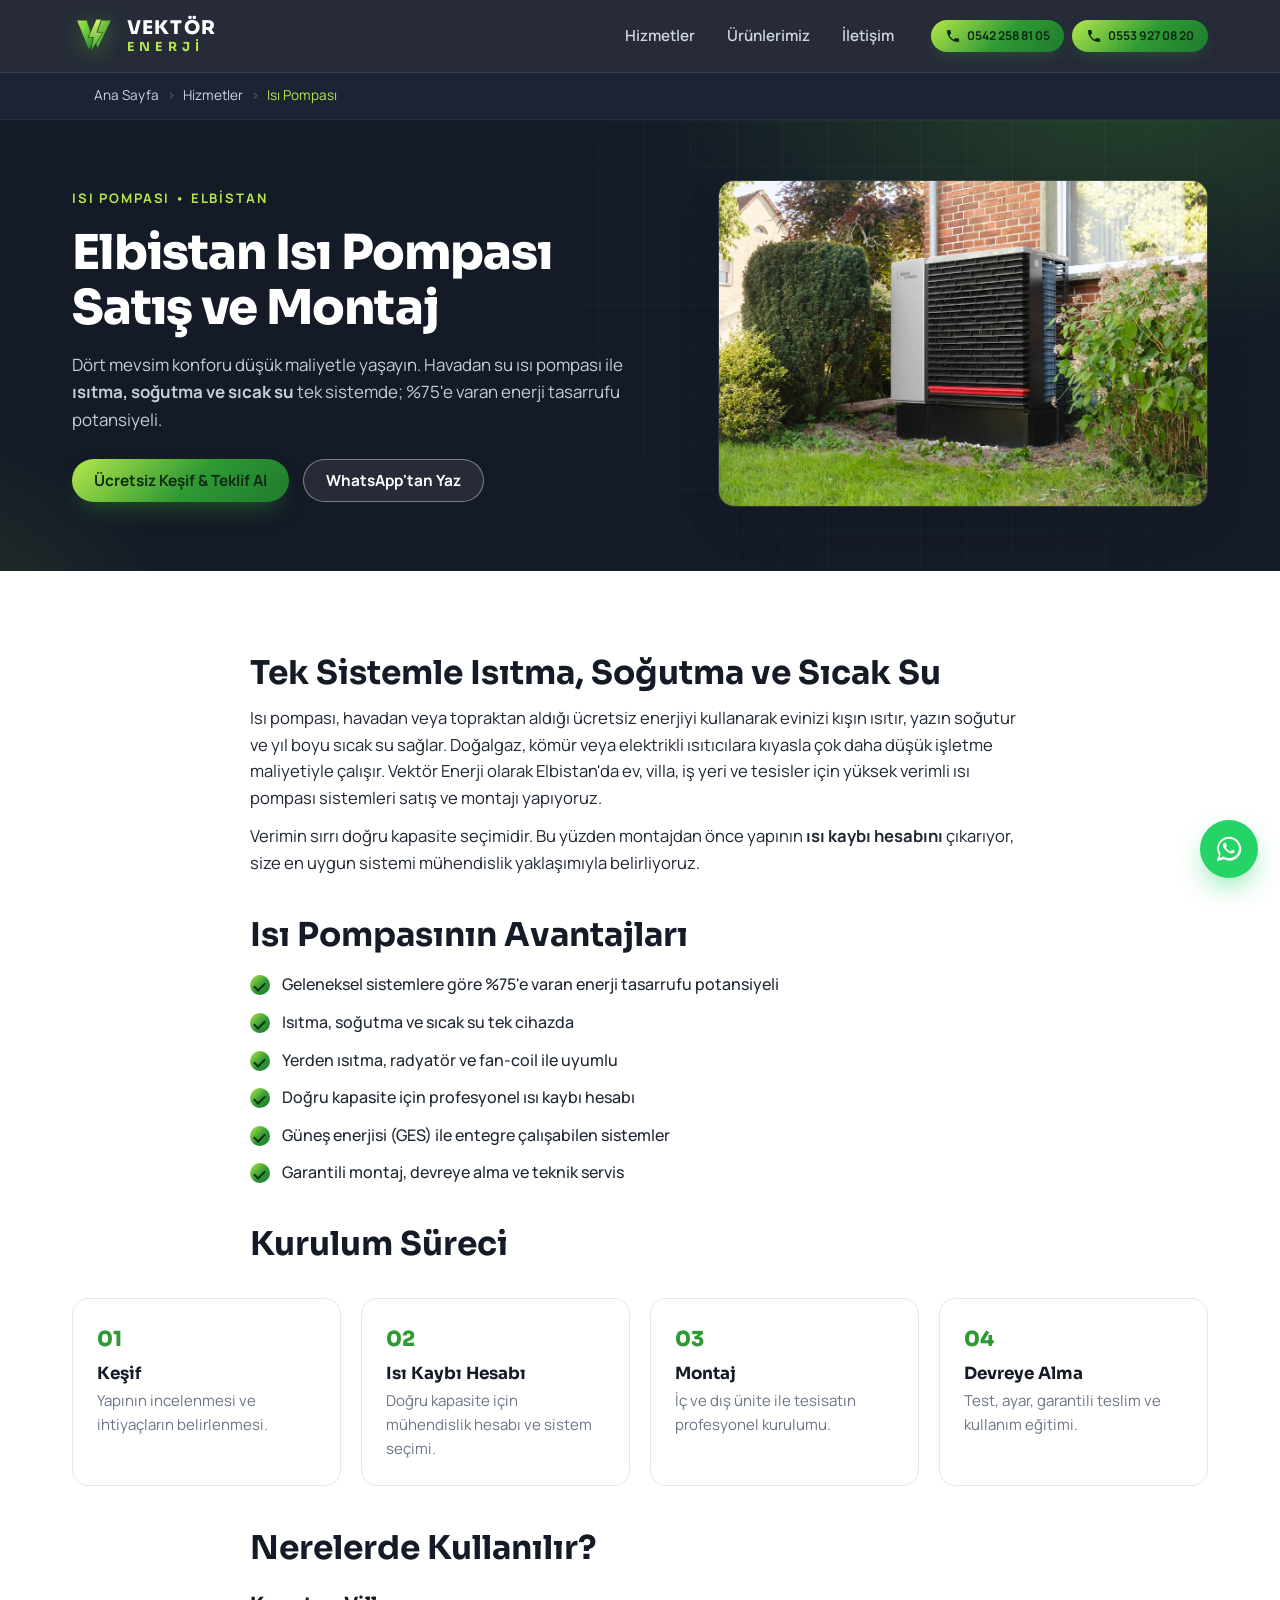
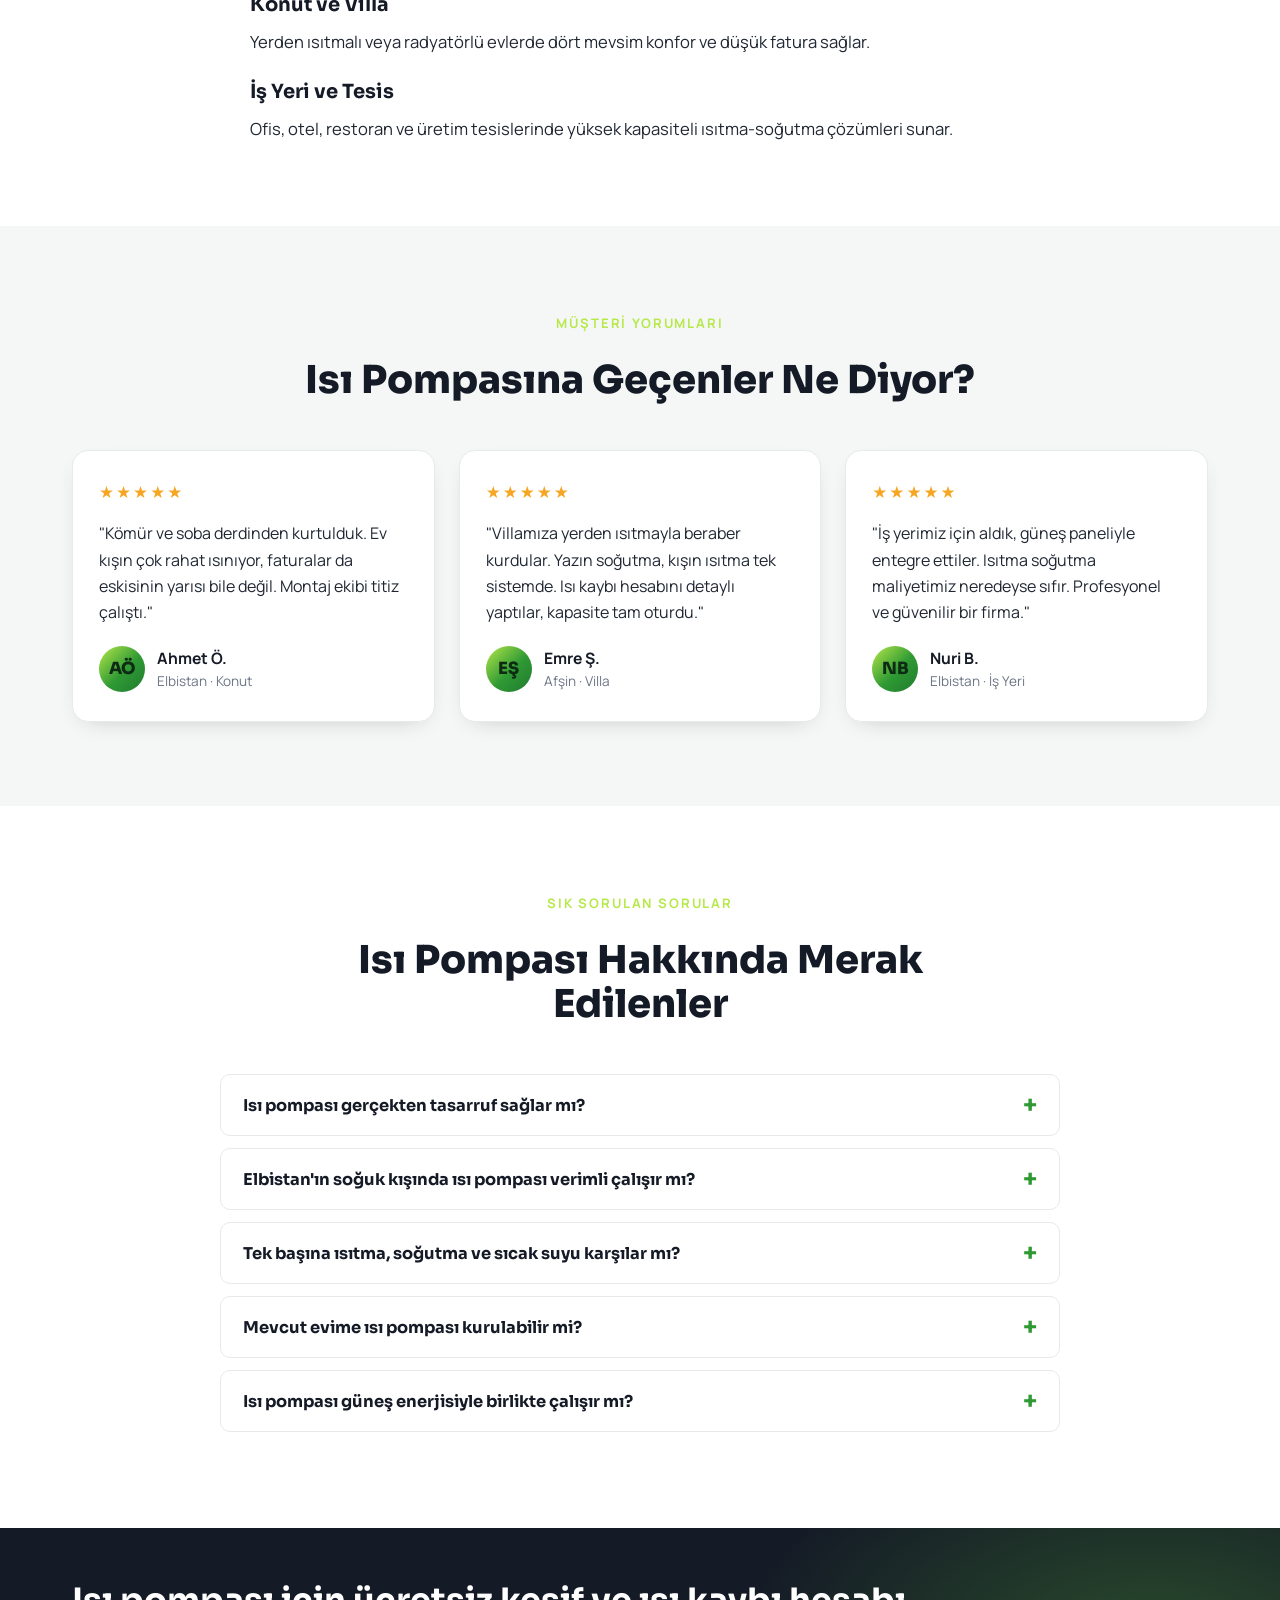
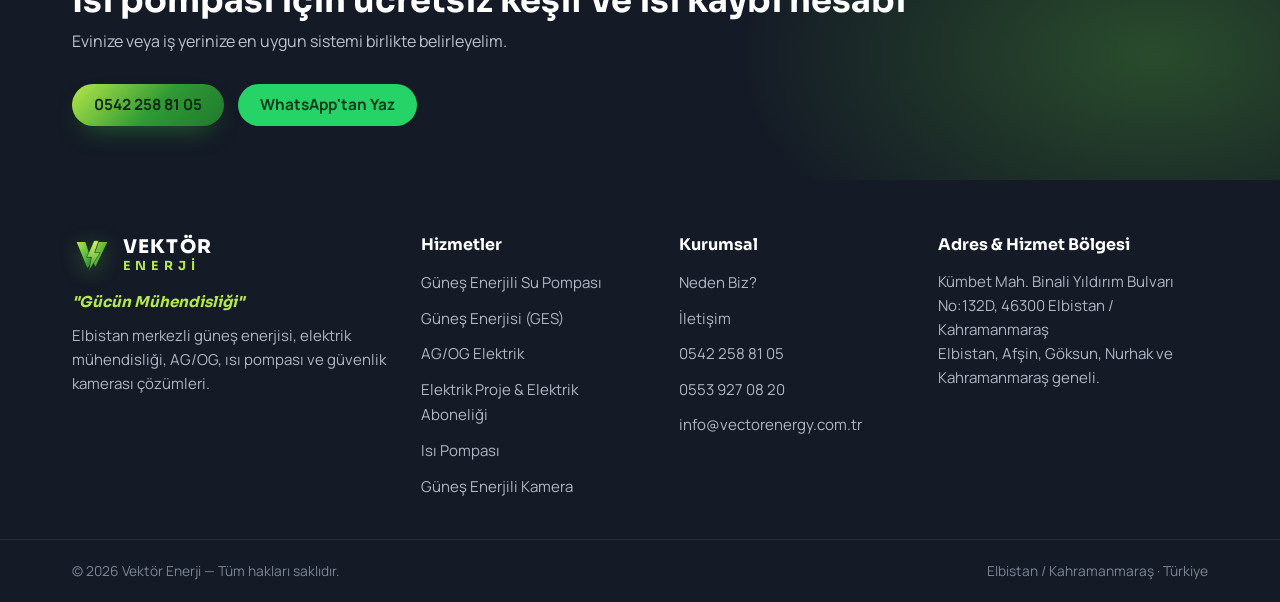
<file: isi-pompasi-elbistan.html>
<!DOCTYPE html>
<html lang="tr">
<head>
<meta charset="UTF-8" />
<meta name="viewport" content="width=device-width, initial-scale=1.0" />
<meta name="theme-color" content="#141a26" />

<!-- Primary SEO -->
<title>Elbistan Isı Pompası Satış ve Montaj | Vektör Enerji</title>
<meta name="description" content="Elbistan'da ısı pompası satış ve montaj. Havadan su ısı pompası ile ısıtma, soğutma ve sıcak su tek sistemde; %75'e varan enerji tasarrufu. Isı kaybı hesabı, doğru kapasite seçimi ve garantili montaj ☎ 0542 258 81 05" />
<meta name="keywords" content="Elbistan ısı pompası, ısı pompası montaj Elbistan, havadan su ısı pompası, Elbistan ısıtma soğutma, yerden ısıtma ısı pompası, Kahramanmaraş ısı pompası, enerji tasarruflu ısıtma" />
<meta name="robots" content="index, follow, max-image-preview:large" />
<link rel="canonical" href="https://www.vectorenergy.com.tr/isi-pompasi-elbistan.html" />

<!-- Geo / Local SEO -->
<meta name="geo.region" content="TR-46" />
<meta name="geo.placename" content="Elbistan, Kahramanmaraş" />
<meta name="geo.position" content="38.2055;37.1959" />
<meta name="ICBM" content="38.2055, 37.1959" />

<!-- Open Graph -->
<meta property="og:type" content="website" />
<meta property="og:locale" content="tr_TR" />
<meta property="og:site_name" content="Vektör Enerji" />
<meta property="og:title" content="Elbistan Isı Pompası Satış ve Montaj | Vektör Enerji" />
<meta property="og:description" content="Havadan su ısı pompası ile ısıtma, soğutma ve sıcak su tek sistemde. Düşük işletme maliyeti, doğru kapasite seçimi ve garantili montaj — Elbistan." />
<meta property="og:url" content="https://www.vectorenergy.com.tr/isi-pompasi-elbistan.html" />
<meta property="og:image" content="https://www.vectorenergy.com.tr/assets/hizmet-isi-pompasi.jpg" />

<!-- Twitter -->
<meta name="twitter:card" content="summary_large_image" />
<meta name="twitter:title" content="Elbistan Isı Pompası Satış ve Montaj | Vektör Enerji" />
<meta name="twitter:description" content="%75'e varan tasarruf — havadan su ısı pompası ile ısıtma, soğutma ve sıcak su." />
<meta name="twitter:image" content="https://www.vectorenergy.com.tr/assets/hizmet-isi-pompasi.jpg" />

<link rel="icon" type="image/png" href="assets/favicon.png" />
<link rel="apple-touch-icon" href="assets/favicon.png" />
<link rel="manifest" href="site.webmanifest" />

<!-- Fonts -->
<link rel="preconnect" href="https://fonts.googleapis.com" />
<link rel="preconnect" href="https://fonts.gstatic.com" crossorigin />
<link href="https://fonts.googleapis.com/css2?family=Manrope:wght@400;500;600;700;800&family=Sora:wght@600;700;800&display=swap" rel="stylesheet" />

<link rel="stylesheet" href="styles.css" />

<!-- Structured Data: Service -->
<script type="application/ld+json">
{
  "@context": "https://schema.org",
  "@type": "Service",
  "serviceType": "Isı Pompası Satış ve Montaj",
  "name": "Elbistan Isı Pompası Satış ve Montaj",
  "description": "Havadan su ısı pompası sistemleri ile ısıtma, soğutma ve sıcak su; ısı kaybı hesabı, doğru kapasite seçimi ve garantili montaj.",
  "url": "https://www.vectorenergy.com.tr/isi-pompasi-elbistan.html",
  "areaServed": [
    { "@type": "City", "name": "Elbistan" },
    { "@type": "City", "name": "Afşin" },
    { "@type": "City", "name": "Göksun" },
    { "@type": "AdministrativeArea", "name": "Kahramanmaraş" }
  ],
  "provider": {
    "@type": "ElectricalContractor",
    "name": "Vektör Enerji",
    "telephone": "+905422588105",
    "url": "https://www.vectorenergy.com.tr/",
    "address": {
      "@type": "PostalAddress",
      "streetAddress": "Kümbet Mah. Binali Yıldırım Bulvarı No:132D",
      "addressLocality": "Elbistan",
      "addressRegion": "Kahramanmaraş",
      "postalCode": "46300",
      "addressCountry": "TR"
    }
  }
}
</script>

<!-- Structured Data: Breadcrumb -->
<script type="application/ld+json">
{
  "@context": "https://schema.org",
  "@type": "BreadcrumbList",
  "itemListElement": [
    { "@type": "ListItem", "position": 1, "name": "Ana Sayfa", "item": "https://www.vectorenergy.com.tr/" },
    { "@type": "ListItem", "position": 2, "name": "Hizmetler", "item": "https://www.vectorenergy.com.tr/#hizmetler" },
    { "@type": "ListItem", "position": 3, "name": "Isı Pompası", "item": "https://www.vectorenergy.com.tr/isi-pompasi-elbistan.html" }
  ]
}
</script>

<!-- Structured Data: FAQPage -->
<script type="application/ld+json">
{
  "@context": "https://schema.org",
  "@type": "FAQPage",
  "mainEntity": [
    {
      "@type": "Question",
      "name": "Isı pompası gerçekten tasarruf sağlar mı?",
      "acceptedAnswer": { "@type": "Answer", "text": "Evet. Isı pompası, havadan veya topraktan aldığı ücretsiz enerjiyi kullanarak doğalgaz, elektrikli ısıtıcı veya kömüre kıyasla çok daha düşük işletme maliyetiyle çalışır. Doğru projelendirildiğinde geleneksel sistemlere göre %75'e varan tasarruf mümkündür." }
    },
    {
      "@type": "Question",
      "name": "Elbistan'ın soğuk kışında ısı pompası verimli çalışır mı?",
      "acceptedAnswer": { "@type": "Answer", "text": "Modern havadan su ısı pompaları düşük sıcaklıklarda da verimli çalışacak şekilde tasarlanmıştır. Doğru kapasite seçimi ve ısı kaybı hesabıyla Elbistan iklim koşullarında dört mevsim konfor sağlanır." }
    },
    {
      "@type": "Question",
      "name": "Isı pompası tek başına ısıtma, soğutma ve sıcak suyu karşılar mı?",
      "acceptedAnswer": { "@type": "Answer", "text": "Evet. Tek bir ısı pompası sistemi kışın ısıtma, yazın soğutma ve yıl boyu kullanım sıcak suyu ihtiyacınızı karşılayabilir. Yerden ısıtma, radyatör ve fan-coil sistemleriyle uyumlu çalışır." }
    },
    {
      "@type": "Question",
      "name": "Mevcut evime ısı pompası kurulabilir mi?",
      "acceptedAnswer": { "@type": "Answer", "text": "Çoğu durumda evet. Mevcut radyatör veya yerden ısıtma tesisatınız değerlendirilir, gerekli kapasite hesaplanır ve uygun çözüm sunulur. Keşifte yapının ısı ihtiyacı ölçülerek net bir öneri çıkarılır." }
    },
    {
      "@type": "Question",
      "name": "Isı pompası güneş enerjisiyle birlikte çalışır mı?",
      "acceptedAnswer": { "@type": "Answer", "text": "Evet. Isı pompasını güneş enerjisi (GES) sistemiyle entegre ederek elektriğinizi de güneşten üretebilir, ısıtma-soğutma maliyetinizi neredeyse sıfıra indirebilirsiniz. Bu konuda anahtar teslim çözüm sunuyoruz." }
    }
  ]
}
</script>
</head>
<body>

<a class="skip-link" href="#main">İçeriğe geç</a>

<header class="site-header" id="top">
  <div class="container header-inner">
    <a href="index.html" class="brand" aria-label="Vektör Enerji ana sayfa">
      <img src="assets/logo.svg" alt="Vektör Enerji logo" class="brand-logo" width="44" height="44" />
      <span class="brand-text"><strong>VEKTÖR</strong><span class="brand-accent">ENERJİ</span></span>
    </a>
    <nav class="main-nav" id="nav" aria-label="Ana menü">
      <a href="index.html#hizmetler">Hizmetler</a>
      <a href="urunler.html">Ürünlerimiz</a>
      <a href="index.html#iletisim">İletişim</a>
    </nav>
     <div class="header-phones-wrap" aria-label="Telefon numaraları">
       <a href="tel:+905422588105" class="header-phone-btn">
         <svg viewBox="0 0 24 24" width="16" height="16" aria-hidden="true"><path fill="currentColor" d="M6.6 10.8c1.4 2.8 3.8 5.1 6.6 6.6l2.2-2.2c.3-.3.7-.4 1-.2 1.2.4 2.4.6 3.7.6.6 0 1 .4 1 1V20c0 .6-.4 1-1 1C10.5 21 3 13.5 3 4c0-.6.4-1 1-1h3.5c.6 0 1 .4 1 1 0 1.3.2 2.5.6 3.7.1.4 0 .8-.3 1z"/></svg>
         0542 258 81 05
       </a>
       <a href="tel:+905539270820" class="header-phone-btn">
         <svg viewBox="0 0 24 24" width="16" height="16" aria-hidden="true"><path fill="currentColor" d="M6.6 10.8c1.4 2.8 3.8 5.1 6.6 6.6l2.2-2.2c.3-.3.7-.4 1-.2 1.2.4 2.4.6 3.7.6.6 0 1 .4 1 1V20c0 .6-.4 1-1 1C10.5 21 3 13.5 3 4c0-.6.4-1 1-1h3.5c.6 0 1 .4 1 1 0 1.3.2 2.5.6 3.7.1.4 0 .8-.3 1z"/></svg>
         0553 927 08 20
       </a>
     </div>
    <button class="nav-toggle" id="navToggle" aria-label="Menüyü aç/kapat" aria-expanded="false" aria-controls="nav">
      <span></span><span></span><span></span>
    </button>
  </div>
</header>

<nav class="breadcrumb" aria-label="Sayfa yolu">
  <div class="container">
    <ol>
      <li><a href="index.html">Ana Sayfa</a></li>
      <li><a href="index.html#hizmetler">Hizmetler</a></li>
      <li><span aria-current="page">Isı Pompası</span></li>
    </ol>
  </div>
</nav>

<main id="main">

  <section class="page-hero">
    <div class="hero-bg" aria-hidden="true"></div>
    <div class="container page-hero-inner">
      <div>
        <span class="eyebrow">Isı Pompası • Elbistan</span>
        <h1>Elbistan Isı Pompası Satış ve Montaj</h1>
        <p class="lead">Dört mevsim konforu düşük maliyetle yaşayın. Havadan su ısı pompası ile <strong>ısıtma, soğutma ve sıcak su</strong> tek sistemde; %75'e varan enerji tasarrufu potansiyeli.</p>
        <div class="page-hero-actions">
          <a href="index.html#iletisim" class="btn btn-primary">Ücretsiz Keşif & Teklif Al</a>
          <a href="https://wa.me/905422588105" class="btn btn-ghost" target="_blank" rel="noopener">WhatsApp'tan Yaz</a>
        </div>
      </div>
      <div class="page-hero-media">
        <img src="assets/hizmet-isi-pompasi.jpg" alt="Elbistan ısı pompası satış ve montaj - dış ünite kurulumu" width="600" height="420" loading="eager" />
      </div>
    </div>
  </section>

  <section class="section">
    <div class="container">
      <article class="prose">
        <h2>Tek Sistemle Isıtma, Soğutma ve Sıcak Su</h2>
        <p>Isı pompası, havadan veya topraktan aldığı ücretsiz enerjiyi kullanarak evinizi kışın ısıtır, yazın soğutur ve yıl boyu sıcak su sağlar. Doğalgaz, kömür veya elektrikli ısıtıcılara kıyasla çok daha düşük işletme maliyetiyle çalışır. Vektör Enerji olarak Elbistan'da ev, villa, iş yeri ve tesisler için yüksek verimli ısı pompası sistemleri satış ve montajı yapıyoruz.</p>
        <p>Verimin sırrı doğru kapasite seçimidir. Bu yüzden montajdan önce yapının <strong>ısı kaybı hesabını</strong> çıkarıyor, size en uygun sistemi mühendislik yaklaşımıyla belirliyoruz.</p>

        <h2>Isı Pompasının Avantajları</h2>
        <ul>
          <li>Geleneksel sistemlere göre %75'e varan enerji tasarrufu potansiyeli</li>
          <li>Isıtma, soğutma ve sıcak su tek cihazda</li>
          <li>Yerden ısıtma, radyatör ve fan-coil ile uyumlu</li>
          <li>Doğru kapasite için profesyonel ısı kaybı hesabı</li>
          <li>Güneş enerjisi (GES) ile entegre çalışabilen sistemler</li>
          <li>Garantili montaj, devreye alma ve teknik servis</li>
        </ul>

        <h2>Kurulum Süreci</h2>
      </article>

      <div class="container" style="padding:0">
        <div class="steps">
          <div class="step"><span class="step-num">01</span><h3>Keşif</h3><p>Yapının incelenmesi ve ihtiyaçların belirlenmesi.</p></div>
          <div class="step"><span class="step-num">02</span><h3>Isı Kaybı Hesabı</h3><p>Doğru kapasite için mühendislik hesabı ve sistem seçimi.</p></div>
          <div class="step"><span class="step-num">03</span><h3>Montaj</h3><p>İç ve dış ünite ile tesisatın profesyonel kurulumu.</p></div>
          <div class="step"><span class="step-num">04</span><h3>Devreye Alma</h3><p>Test, ayar, garantili teslim ve kullanım eğitimi.</p></div>
        </div>
      </div>

      <article class="prose" style="margin-top:44px">
        <h2>Nerelerde Kullanılır?</h2>
        <h3>Konut ve Villa</h3>
        <p>Yerden ısıtmalı veya radyatörlü evlerde dört mevsim konfor ve düşük fatura sağlar.</p>
        <h3>İş Yeri ve Tesis</h3>
        <p>Ofis, otel, restoran ve üretim tesislerinde yüksek kapasiteli ısıtma-soğutma çözümleri sunar.</p>
      </article>
    </div>
  </section>

  <section class="section section-alt">
    <div class="container">
      <header class="section-head">
        <span class="eyebrow">Müşteri Yorumları</span>
        <h2>Isı Pompasına Geçenler Ne Diyor?</h2>
      </header>
      <div class="reviews-grid">
        <div class="review-card">
          <div class="review-stars" aria-label="5 üzerinden 5 yıldız">★★★★★</div>
          <p class="review-text">"Kömür ve soba derdinden kurtulduk. Ev kışın çok rahat ısınıyor, faturalar da eskisinin yarısı bile değil. Montaj ekibi titiz çalıştı."</p>
          <div class="review-author"><span class="review-avatar">AÖ</span><div><div class="review-name">Ahmet Ö.</div><div class="review-role">Elbistan · Konut</div></div></div>
        </div>
        <div class="review-card">
          <div class="review-stars" aria-label="5 üzerinden 5 yıldız">★★★★★</div>
          <p class="review-text">"Villamıza yerden ısıtmayla beraber kurdular. Yazın soğutma, kışın ısıtma tek sistemde. Isı kaybı hesabını detaylı yaptılar, kapasite tam oturdu."</p>
          <div class="review-author"><span class="review-avatar">EŞ</span><div><div class="review-name">Emre Ş.</div><div class="review-role">Afşin · Villa</div></div></div>
        </div>
        <div class="review-card">
          <div class="review-stars" aria-label="5 üzerinden 5 yıldız">★★★★★</div>
          <p class="review-text">"İş yerimiz için aldık, güneş paneliyle entegre ettiler. Isıtma soğutma maliyetimiz neredeyse sıfır. Profesyonel ve güvenilir bir firma."</p>
          <div class="review-author"><span class="review-avatar">NB</span><div><div class="review-name">Nuri B.</div><div class="review-role">Elbistan · İş Yeri</div></div></div>
        </div>
      </div>
    </div>
  </section>

  <section class="section">
    <div class="container">
      <header class="section-head">
        <span class="eyebrow">Sık Sorulan Sorular</span>
        <h2>Isı Pompası Hakkında Merak Edilenler</h2>
      </header>
      <div class="faq">
        <div class="faq-item">
          <button class="faq-q" aria-expanded="false">Isı pompası gerçekten tasarruf sağlar mı?</button>
          <div class="faq-a"><p>Evet. Isı pompası, havadan veya topraktan aldığı ücretsiz enerjiyi kullanarak doğalgaz, elektrikli ısıtıcı veya kömüre kıyasla çok daha düşük işletme maliyetiyle çalışır. Doğru projelendirildiğinde geleneksel sistemlere göre %75'e varan tasarruf mümkündür.</p></div>
        </div>
        <div class="faq-item">
          <button class="faq-q" aria-expanded="false">Elbistan'ın soğuk kışında ısı pompası verimli çalışır mı?</button>
          <div class="faq-a"><p>Modern havadan su ısı pompaları düşük sıcaklıklarda da verimli çalışacak şekilde tasarlanmıştır. Doğru kapasite seçimi ve ısı kaybı hesabıyla Elbistan iklim koşullarında dört mevsim konfor sağlanır.</p></div>
        </div>
        <div class="faq-item">
          <button class="faq-q" aria-expanded="false">Tek başına ısıtma, soğutma ve sıcak suyu karşılar mı?</button>
          <div class="faq-a"><p>Evet. Tek bir ısı pompası sistemi kışın ısıtma, yazın soğutma ve yıl boyu kullanım sıcak suyu ihtiyacınızı karşılayabilir. Yerden ısıtma, radyatör ve fan-coil sistemleriyle uyumlu çalışır.</p></div>
        </div>
        <div class="faq-item">
          <button class="faq-q" aria-expanded="false">Mevcut evime ısı pompası kurulabilir mi?</button>
          <div class="faq-a"><p>Çoğu durumda evet. Mevcut radyatör veya yerden ısıtma tesisatınız değerlendirilir, gerekli kapasite hesaplanır ve uygun çözüm sunulur. Keşifte yapının ısı ihtiyacı ölçülerek net bir öneri çıkarılır.</p></div>
        </div>
        <div class="faq-item">
          <button class="faq-q" aria-expanded="false">Isı pompası güneş enerjisiyle birlikte çalışır mı?</button>
          <div class="faq-a"><p>Evet. Isı pompasını güneş enerjisi (GES) sistemiyle entegre ederek elektriğinizi de güneşten üretebilir, ısıtma-soğutma maliyetinizi neredeyse sıfıra indirebilirsiniz. Bu konuda anahtar teslim çözüm sunuyoruz.</p></div>
        </div>
      </div>
    </div>
  </section>

  <section class="cta-band">
    <div class="container cta-inner">
      <div>
        <h2>Isı pompası için ücretsiz keşif ve ısı kaybı hesabı</h2>
        <p>Evinize veya iş yerinize en uygun sistemi birlikte belirleyelim.</p>
      </div>
      <div class="cta-actions">
        <a href="tel:+905422588105" class="btn btn-primary">0542 258 81 05</a>
        <a href="https://wa.me/905422588105" class="btn btn-wa" target="_blank" rel="noopener">WhatsApp'tan Yaz</a>
      </div>
    </div>
  </section>

</main>

<footer class="site-footer">
  <div class="container footer-grid">
    <div class="footer-brand">
      <a href="index.html" class="brand">
        <img src="assets/logo.svg" alt="Vektör Enerji logo" class="brand-logo" width="40" height="40" />
        <span class="brand-text"><strong>VEKTÖR</strong><span class="brand-accent">ENERJİ</span></span>
      </a>
      <p class="footer-slogan">"Gücün Mühendisliği"</p>
      <p>Elbistan merkezli güneş enerjisi, elektrik mühendisliği, AG/OG, ısı pompası ve güvenlik kamerası çözümleri.</p>
    </div>
    <div class="footer-col">
      <h4>Hizmetler</h4>
      <ul>
        <li><a href="gunes-enerjili-su-pompasi-elbistan.html">Güneş Enerjili Su Pompası</a></li>
        <li><a href="gunes-enerjisi-elbistan.html">Güneş Enerjisi (GES)</a></li>
        <li><a href="ag-og-elektrik-elbistan.html">AG/OG Elektrik</a></li>
        <li><a href="elektrik-proje-cizimi-elbistan.html">Elektrik Proje & Elektrik Aboneliği</a></li>
        <li><a href="isi-pompasi-elbistan.html">Isı Pompası</a></li>
        <li><a href="gunes-enerjili-kamera-elbistan.html">Güneş Enerjili Kamera</a></li>
      </ul>
    </div>
    <div class="footer-col">
      <h4>Kurumsal</h4>
      <ul>
        <li><a href="index.html#neden-biz">Neden Biz?</a></li>
        <li><a href="index.html#iletisim">İletişim</a></li>
        <li><a href="tel:+905422588105">0542 258 81 05</a></li>
        <li><a href="tel:+905539270820">0553 927 08 20</a></li>
        <li><a href="mailto:info@vectorenergy.com.tr">info@vectorenergy.com.tr</a></li>
      </ul>
    </div>
    <div class="footer-col">
      <h4>Adres & Hizmet Bölgesi</h4>
      <p>Kümbet Mah. Binali Yıldırım Bulvarı No:132D, 46300 Elbistan / Kahramanmaraş</p>
      <p>Elbistan, Afşin, Göksun, Nurhak ve Kahramanmaraş geneli.</p>
    </div>
  </div>
  <div class="footer-bottom">
    <div class="container">
      <p>© <span id="year"></span> Vektör Enerji — Tüm hakları saklıdır.</p>
      <p>Elbistan / Kahramanmaraş · Türkiye</p>
    </div>
  </div>
</footer>

<a href="https://wa.me/905422588105" class="wa-float" target="_blank" rel="noopener" aria-label="WhatsApp ile iletişime geç">
  <svg viewBox="0 0 32 32" width="30" height="30" aria-hidden="true"><path fill="#fff" d="M16 3C9 3 3.5 8.5 3.5 15.5c0 2.3.6 4.4 1.7 6.3L3 29l7.4-2.1c1.8 1 3.9 1.5 6.1 1.5 7 0 12.5-5.5 12.5-12.5S23 3 16 3zm0 22.7c-1.9 0-3.7-.5-5.3-1.5l-.4-.2-4.4 1.2 1.2-4.3-.3-.4c-1-1.6-1.6-3.5-1.6-5.5C5.4 9.6 10.1 5 16 5s10.6 4.6 10.6 10.5S21.9 25.7 16 25.7zm5.8-7.8c-.3-.2-1.9-.9-2.2-1-.3-.1-.5-.2-.7.2-.2.3-.8 1-1 1.2-.2.2-.4.2-.7.1-.3-.2-1.4-.5-2.6-1.6-1-.9-1.6-1.9-1.8-2.3-.2-.3 0-.5.1-.7l.5-.6c.2-.2.2-.3.3-.5.1-.2 0-.4 0-.6 0-.2-.7-1.7-1-2.3-.3-.6-.5-.5-.7-.5h-.6c-.2 0-.5.1-.8.4-.3.3-1 1-1 2.5s1.1 2.9 1.2 3.1c.2.2 2.1 3.3 5.2 4.6 2.6 1.1 3.1.9 3.7.8.6-.1 1.9-.8 2.2-1.5.3-.7.3-1.4.2-1.5-.1-.2-.3-.2-.6-.4z"/></svg>
</a>

<script src="script.js" defer></script>
</body>
</html>
</file>
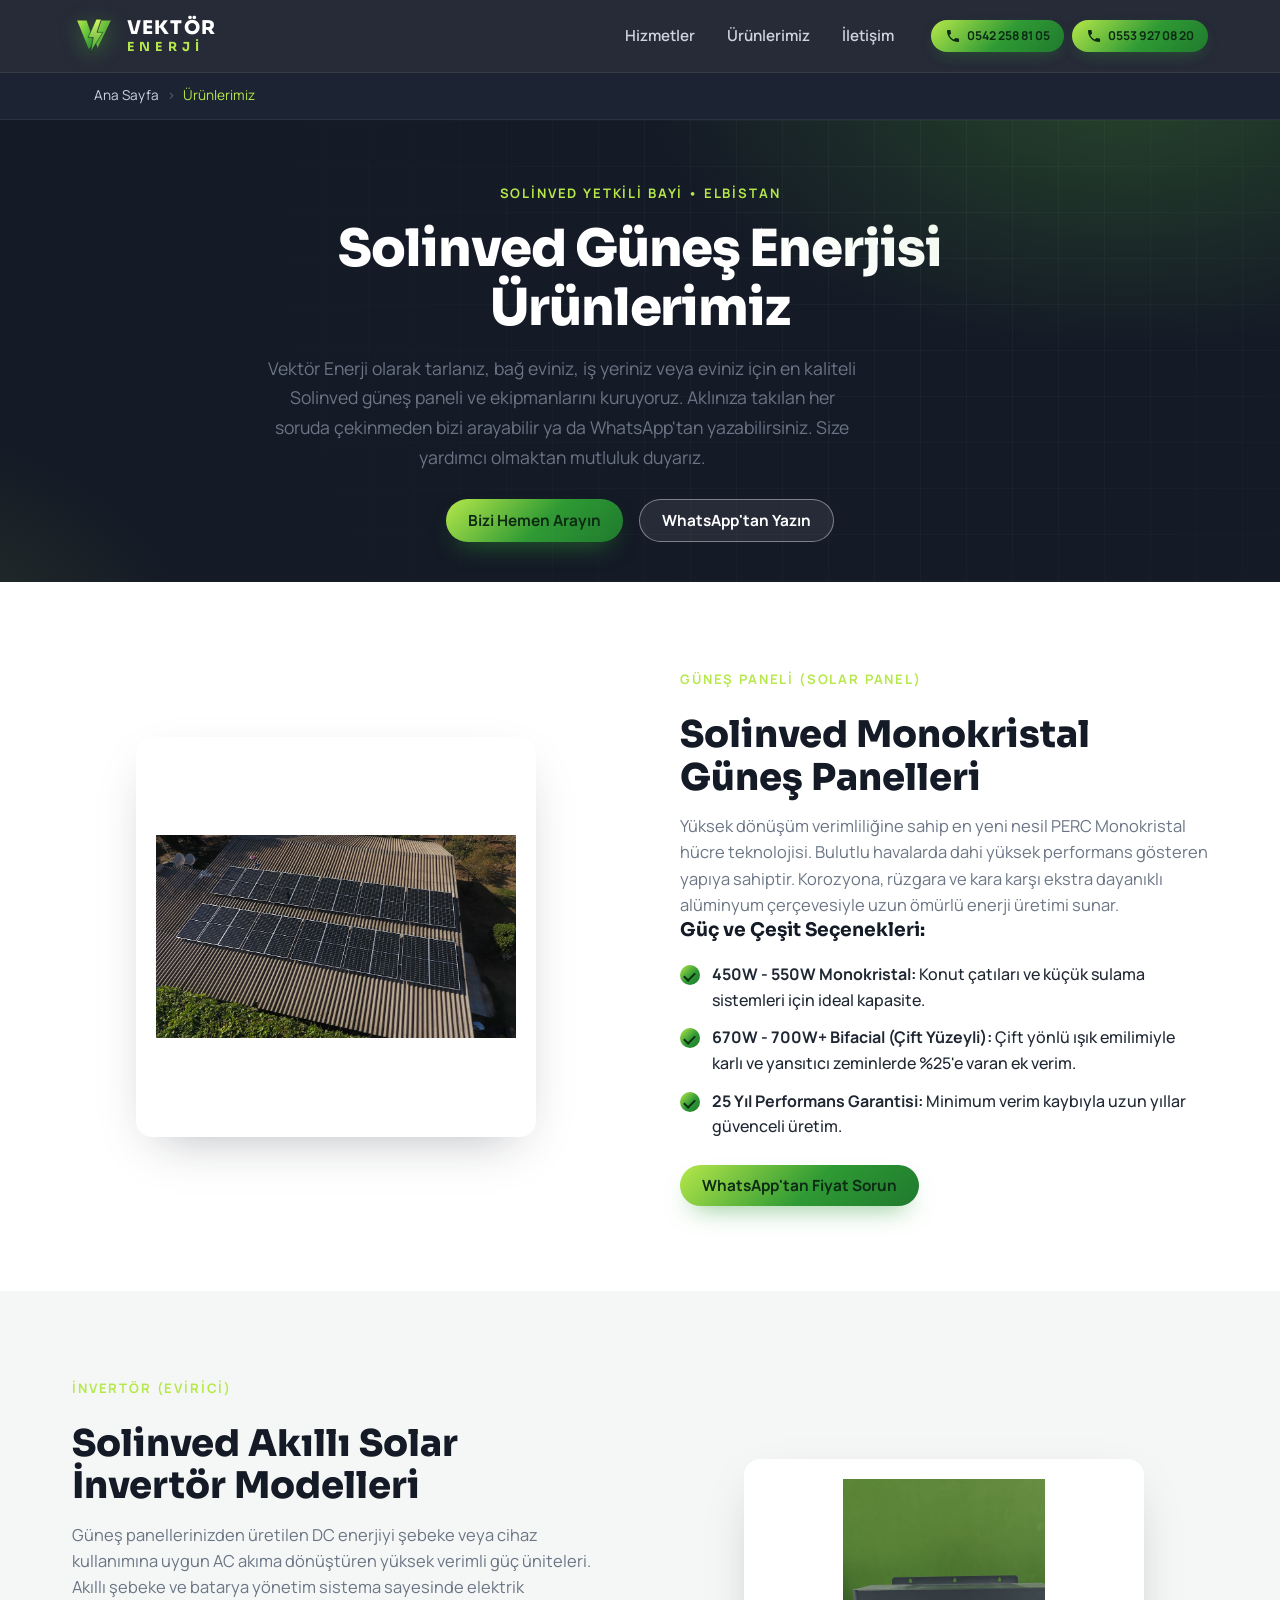
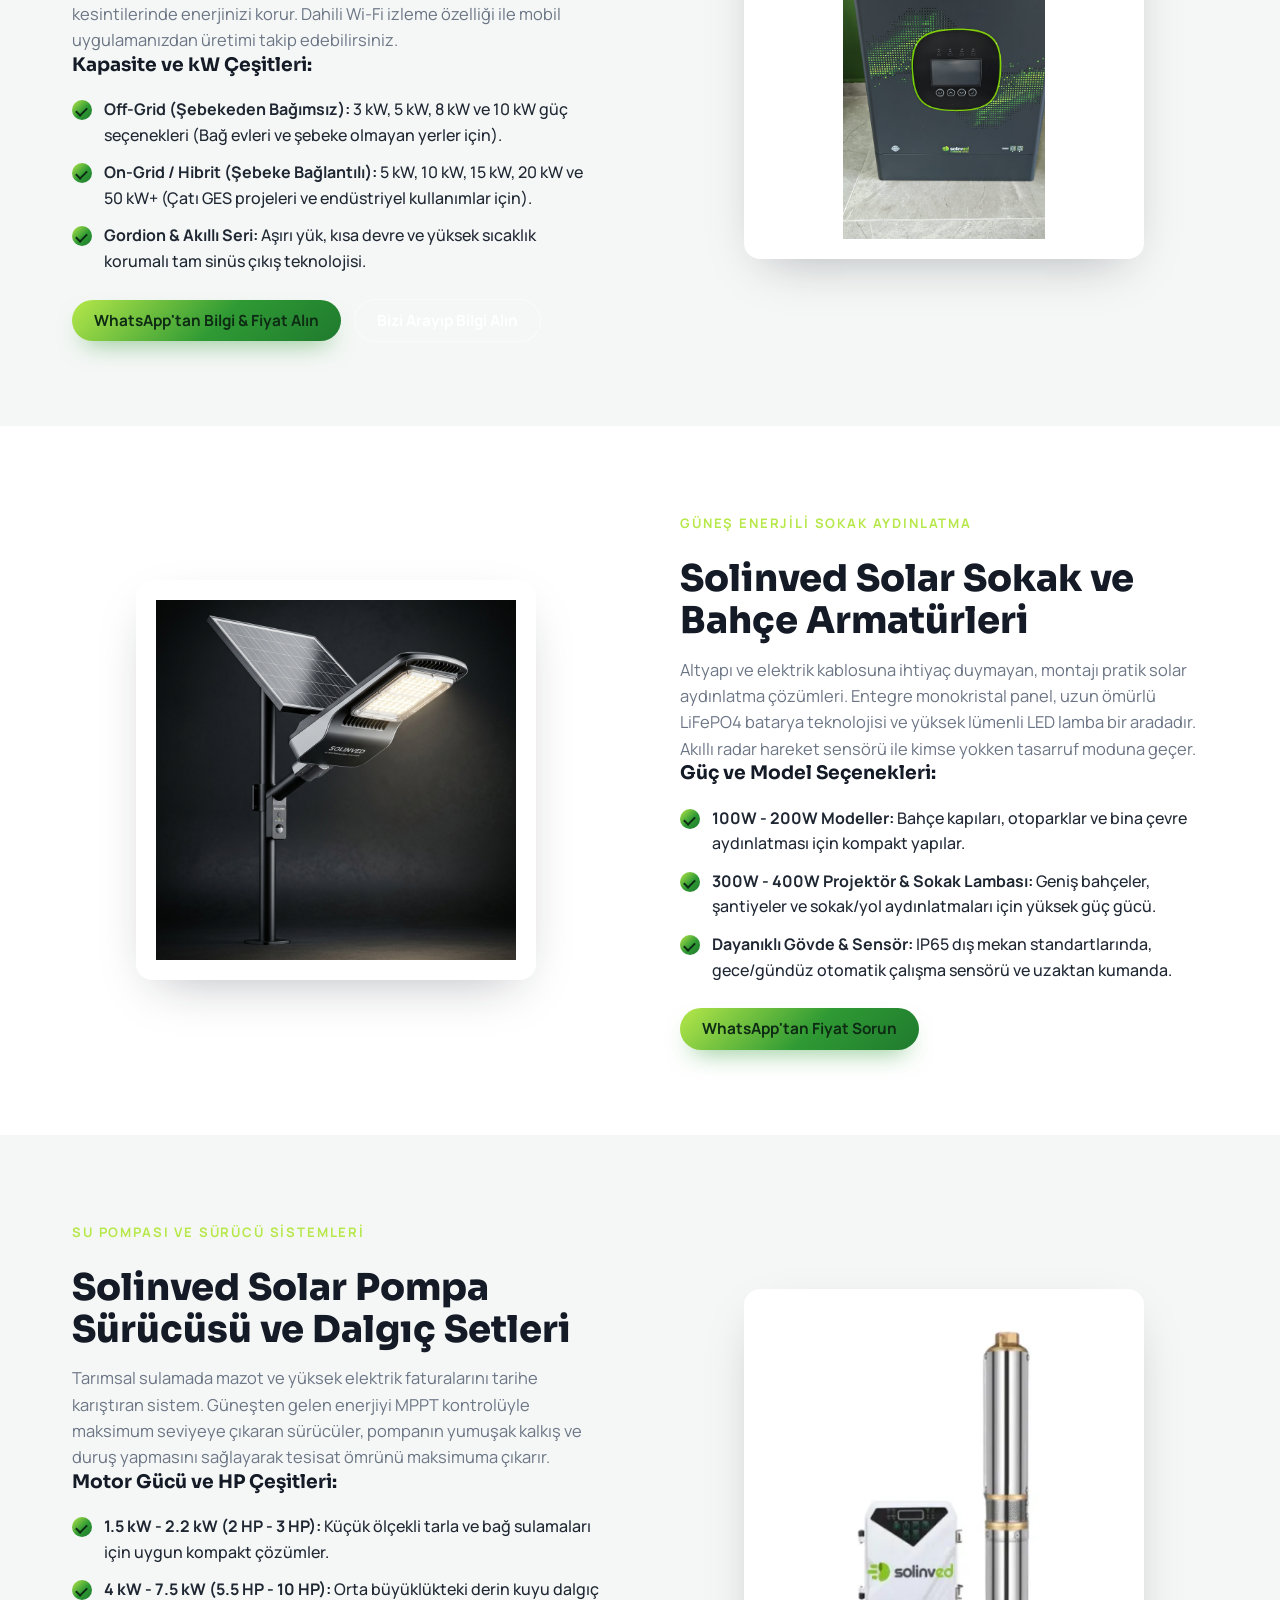
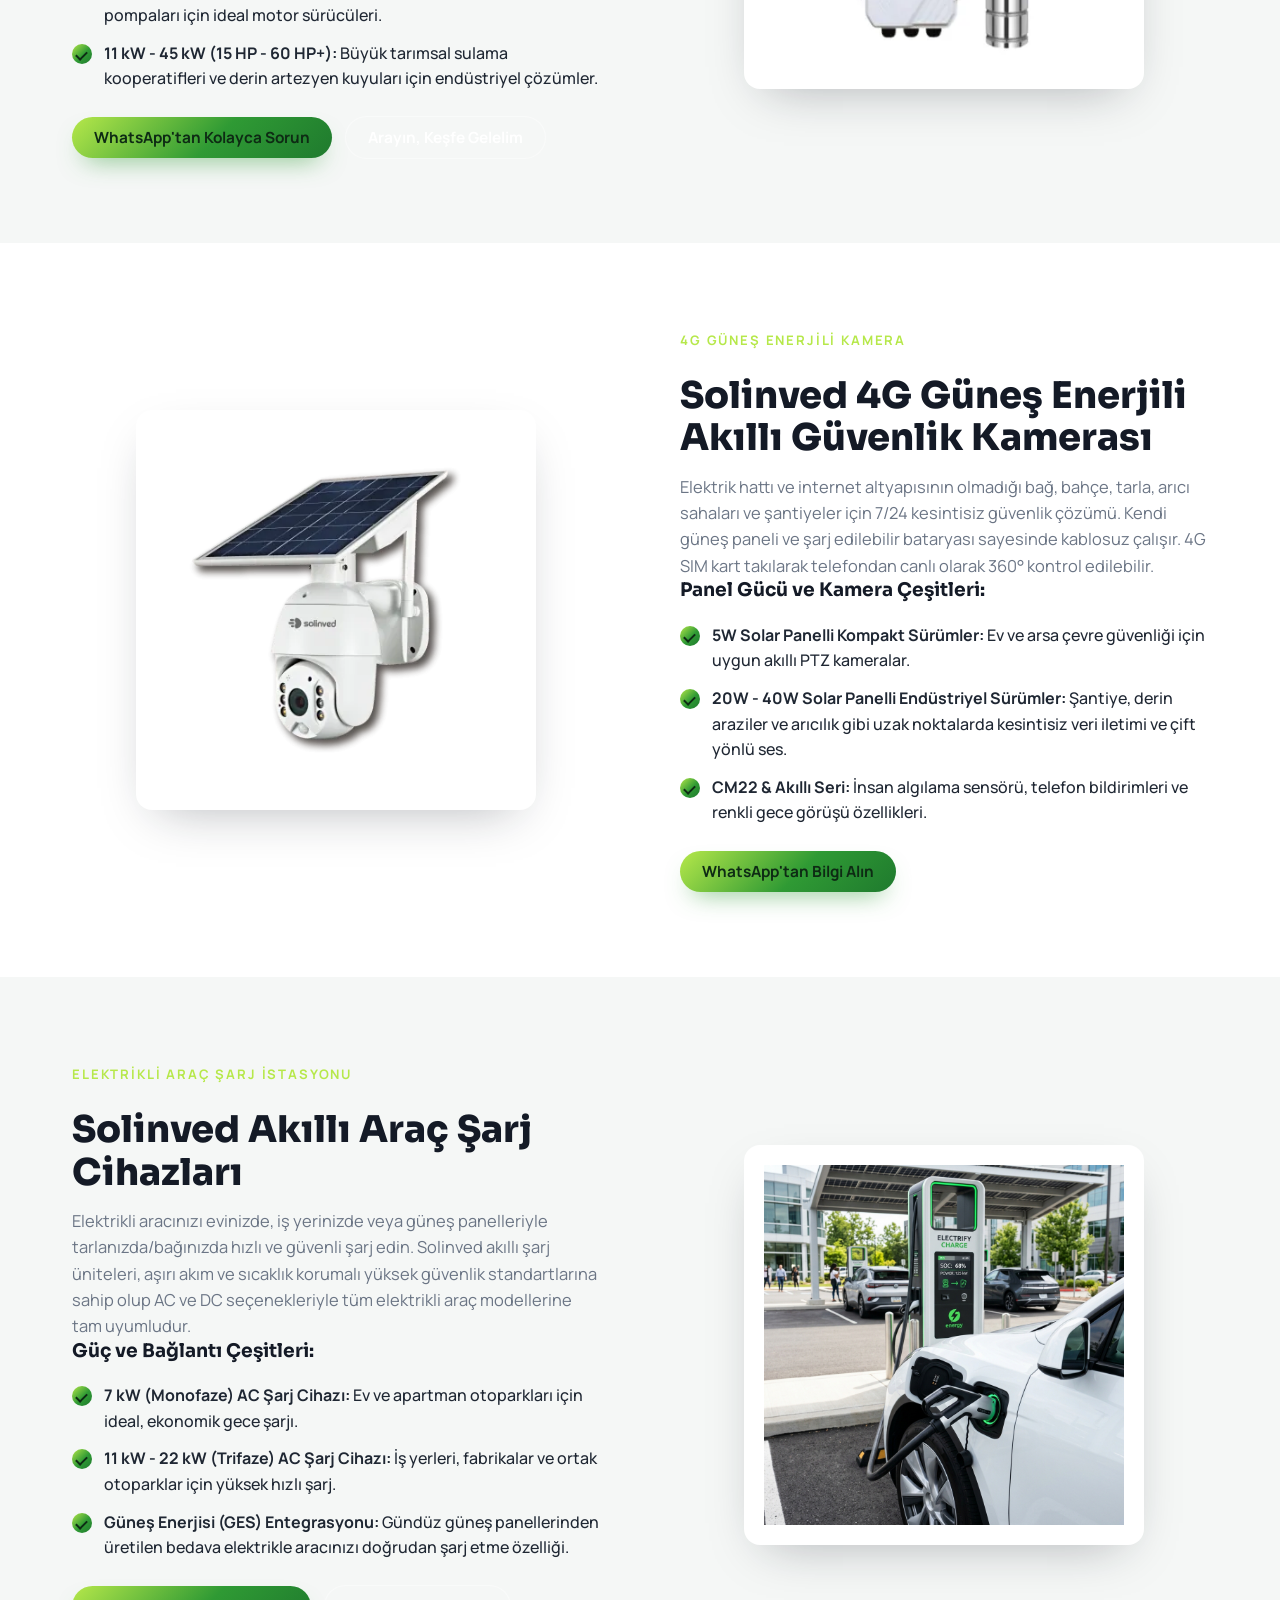
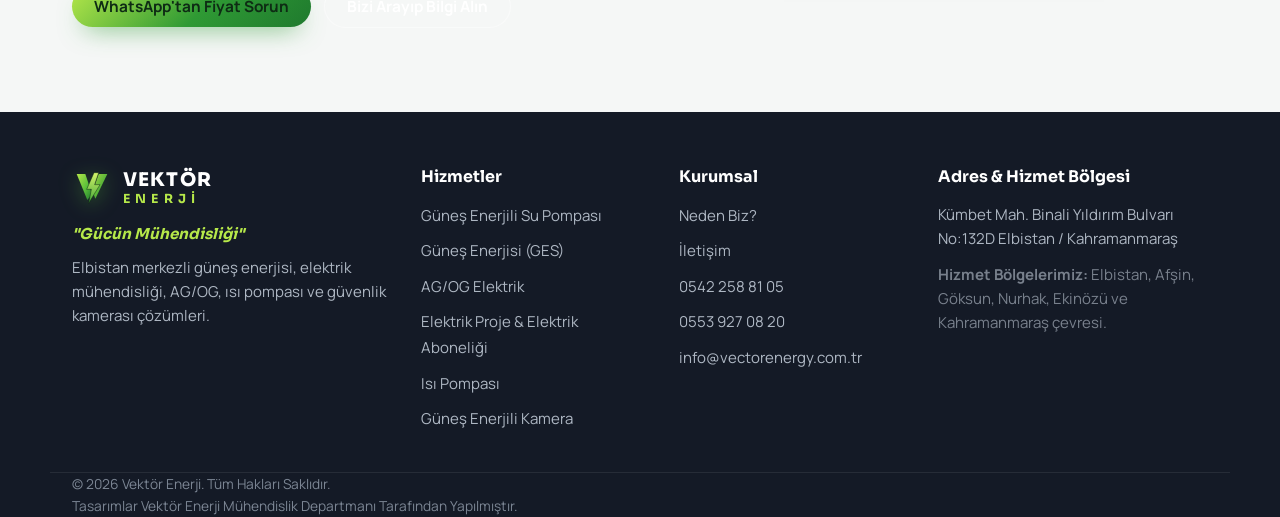
<file: urunler.html>
<!DOCTYPE html>
<html lang="tr">
<head>
<meta charset="UTF-8" />
<meta name="viewport" content="width=device-width, initial-scale=1.0" />
<meta name="theme-color" content="#141a26" />

<!-- Primary SEO -->
<title>Solinved Güneş Enerjisi Ürünleri | Vektör Enerji Elbistan</title>
<meta name="description" content="Elbistan yetkili bayisi Vektör Enerji güvencesiyle yüksek verimli Solinved güneş paneli, akıllı solar invertör, güneş enerjili su pompası sürücüleri, sokak aydınlatma ve 4G güneş enerjili kamera modelleri. Farklı güç (kW/Watt) seçenekleri." />
<meta name="keywords" content="Solinved Elbistan, Solinved güneş paneli, Solinved invertör, solar aydınlatma Elbistan, güneş enerjili su pompası Elbistan, güneş enerjili kamera Elbistan, solar sürücü, Vektör Enerji ürünler" />
<meta name="robots" content="index, follow, max-image-preview:large" />
<link rel="canonical" href="https://www.vectorenergy.com.tr/urunler.html" />

<!-- Geo / Local SEO -->
<meta name="geo.region" content="TR-46" />
<meta name="geo.placename" content="Elbistan, Kahramanmaraş" />
<meta name="geo.position" content="38.2055;37.1959" />
<meta name="ICBM" content="38.2055, 37.1959" />

<!-- Open Graph -->
<meta property="og:type" content="website" />
<meta property="og:locale" content="tr_TR" />
<meta property="og:site_name" content="Vektör Enerji" />
<meta property="og:title" content="Solinved Güneş Enerjisi Ürünleri | Vektör Enerji Elbistan" />
<meta property="og:description" content="Yüksek verimli Solinved güneş paneli, akıllı solar invertör, güneş enerjili su pompası, aydınlatma ve 4G kamera modelleri." />
<meta property="og:url" content="https://www.vectorenergy.com.tr/urunler.html" />
<meta property="og:image" content="https://www.vectorenergy.com.tr/assets/solinved-inverter-gordion.jpeg" />

<!-- Twitter -->
<meta name="twitter:card" content="summary_large_image" />
<meta name="twitter:title" content="Solinved Güneş Enerjisi Ürünleri | Vektör Enerji Elbistan" />
<meta name="twitter:description" content="Yüksek verimli Solinved solar ürünleri ve kW/Watt kapasite seçenekleri." />
<meta name="twitter:image" content="https://www.vectorenergy.com.tr/assets/solinved-inverter-gordion.jpeg" />

<link rel="icon" type="image/png" href="assets/favicon.png" />
<link rel="apple-touch-icon" href="assets/favicon.png" />
<link rel="manifest" href="site.webmanifest" />

<!-- Fonts -->
<link rel="preconnect" href="https://fonts.googleapis.com" />
<link rel="preconnect" href="https://fonts.gstatic.com" crossorigin />
<link href="https://fonts.googleapis.com/css2?family=Manrope:wght@400;500;600;700;800&family=Sora:wght@600;700;800&display=swap" rel="stylesheet" />

<link rel="stylesheet" href="styles.css" />

<!-- Structured Data: Product Catalog -->
<script type="application/ld+json">
{
  "@context": "https://schema.org",
  "@type": "ItemList",
  "name": "Solinved Solar Ürün Kataloğu - Vektör Enerji",
  "description": "Vektör Enerji Elbistan bünyesinde satışı ve kurulumu gerçekleştirilen yetkili Solinved ürünleri listesi.",
  "url": "https://www.vectorenergy.com.tr/urunler.html",
  "numberOfItems": 6,
  "itemListElement": [
    {
      "@type": "ListItem",
      "position": 1,
      "name": "Solinved Monokristal Güneş Paneli",
      "description": "Yüksek verimli 450W - 700W+ arası monokristal solar paneller."
    },
    {
      "@type": "ListItem",
      "position": 2,
      "name": "Solinved Akıllı Solar İnvertör",
      "description": "3 kW - 50 kW+ off-grid ve hibrit akıllı inverter çözümleri."
    },
    {
      "@type": "ListItem",
      "position": 3,
      "name": "Solinved Güneş Enerjili Sokak Aydınlatma",
      "description": "100W - 400W radar sensörlü entegre solar sokak armatürleri."
    },
    {
      "@type": "ListItem",
      "position": 4,
      "name": "Solinved Güneş Enerjili Su Pompası ve Sürücüsü",
      "description": "1.5 kW - 45 kW tarımsal sulama için solar pompa sürücüleri."
    },
    {
      "@type": "ListItem",
      "position": 5,
      "name": "Solinved 4G Güneş Enerjili Güvenlik Kamerası",
      "description": "Dahili panelli ve bataryalı kablosuz akıllı PTZ güvenlik kamerası."
    },
    {
      "@type": "ListItem",
      "position": 6,
      "name": "Solinved Akıllı Elektrikli Araç Şarj İstasyonu",
      "description": "7 kW - 22 kW AC ve güneş enerjisi entegrasyonlu elektrikli araç şarj istasyonu."
    }
  ]
}
</script>
<style>
  /* Ürün resimlerini küçültme ve hizalama */
  .product-shot {
    max-width: 400px !important;
    padding: 20px !important;
  }
  .split {
    gap: 80px;
  }
  @media (max-width: 992px) {
    .product-shot {
      max-width: 320px !important;
    }
    .split {
      gap: 40px;
    }
  }
</style>
</head>
<body>

<!-- HEADER -->
<header class="site-header">
  <div class="container header-inner">
    <a href="index.html" class="brand">
      <img src="assets/logo.svg" alt="Vektör Enerji logo" class="brand-logo" width="44" height="44" />
      <span class="brand-text"><strong>VEKTÖR</strong><span class="brand-accent">ENERJİ</span></span>
    </a>
    <nav class="main-nav" id="nav" aria-label="Ana menü">
      <a href="index.html#hizmetler">Hizmetler</a>
      <a href="urunler.html" class="active">Ürünlerimiz</a>
      <a href="index.html#iletisim">İletişim</a>
    </nav>
    <div class="header-phones-wrap" aria-label="Telefon numaraları">
      <a href="tel:+905422588105" class="header-phone-btn">
        <svg viewBox="0 0 24 24" width="16" height="16" aria-hidden="true"><path fill="currentColor" d="M6.6 10.8c1.4 2.8 3.8 5.1 6.6 6.6l2.2-2.2c.3-.3.7-.4 1-.2 1.2.4 2.4.6 3.7.6.6 0 1 .4 1 1V20c0 .6-.4 1-1 1C10.5 21 3 13.5 3 4c0-.6.4-1 1-1h3.5c.6 0 1 .4 1 1 0 1.3.2 2.5.6 3.7.1.4 0 .8-.3 1z"/></svg>
        0542 258 81 05
      </a>
      <a href="tel:+905539270820" class="header-phone-btn">
        <svg viewBox="0 0 24 24" width="16" height="16" aria-hidden="true"><path fill="currentColor" d="M6.6 10.8c1.4 2.8 3.8 5.1 6.6 6.6l2.2-2.2c.3-.3.7-.4 1-.2 1.2.4 2.4.6 3.7.6.6 0 1 .4 1 1V20c0 .6-.4 1-1 1C10.5 21 3 13.5 3 4c0-.6.4-1 1-1h3.5c.6 0 1 .4 1 1 0 1.3.2 2.5.6 3.7.1.4 0 .8-.3 1z"/></svg>
        0553 927 08 20
      </a>
    </div>
    <button class="nav-toggle" id="navToggle" aria-label="Menüyü aç/kapat" aria-expanded="false" aria-controls="nav">
      <span></span><span></span><span></span>
    </button>
  </div>
</header>

<!-- BREADCRUMB -->
<nav class="breadcrumb" aria-label="Sayfa yolu">
  <div class="container">
    <ol>
      <li><a href="index.html">Ana Sayfa</a></li>
      <li><span aria-current="page">Ürünlerimiz</span></li>
    </ol>
  </div>
</nav>

<main id="main">

  <!-- PAGE HERO (Centered & Compact) -->
  <section class="page-hero" style="padding: 60px 0 40px 0;">
    <div class="hero-bg" aria-hidden="true"></div>
    <div class="container" style="text-align: center; max-width: 800px; margin: 0 auto;">
      <span class="eyebrow">Solinved Yetkili Bayi • Elbistan</span>
      <h1 style="font-size: clamp(2rem, 4.5vw, 3.2rem); margin-bottom: 16px;">Solinved Güneş Enerjisi Ürünlerimiz</h1>
      <p class="lead" style="margin-bottom: 24px; font-size: 1.1rem; line-height: 1.7; color: var(--muted);">Vektör Enerji olarak tarlanız, bağ eviniz, iş yeriniz veya eviniz için en kaliteli Solinved güneş paneli ve ekipmanlarını kuruyoruz. Aklınıza takılan her soruda çekinmeden bizi arayabilir ya da WhatsApp'tan yazabilirsiniz. Size yardımcı olmaktan mutluluk duyarız.</p>
      <div class="page-hero-actions" style="justify-content: center; display: flex; gap: 16px;">
        <a href="tel:+905422588105" class="btn btn-primary">Bizi Hemen Arayın</a>
        <a href="https://wa.me/905422588105?text=Merhaba,%20Solinved%20g%C3%BCne%C5%9F%20enerjisi%20%C3%BCr%C3%BCnleriniz%20ve%20fiyatlar%C4%B1%20hakk%C4%B1nda%20bilgi%20almak%20istiyorum." class="btn btn-ghost" target="_blank" rel="noopener">WhatsApp'tan Yazın</a>
      </div>
    </div>
  </section>

  <!-- GÜNEŞ PANELİ -->
  <section class="section">
    <div class="container split">
      <div class="split-media">
        <img class="product-shot" src="assets/hizmet-gunes-paneli.jpg" alt="Solinved Monokristal Güneş Paneli" width="500" height="500" loading="lazy" />
      </div>
      <div class="split-content">
        <span class="eyebrow">Güneş Paneli (Solar Panel)</span>
        <h2>Solinved Monokristal Güneş Panelleri</h2>
        <p>Yüksek dönüşüm verimliliğine sahip en yeni nesil PERC Monokristal hücre teknolojisi. Bulutlu havalarda dahi yüksek performans gösteren yapıya sahiptir. Korozyona, rüzgara ve kara karşı ekstra dayanıklı alüminyum çerçevesiyle uzun ömürlü enerji üretimi sunar.</p>
        
        <h3>Güç ve Çeşit Seçenekleri:</h3>
        <ul class="ticks" style="margin-bottom: 24px;">
          <li><strong>450W - 550W Monokristal:</strong> Konut çatıları ve küçük sulama sistemleri için ideal kapasite.</li>
          <li><strong>670W - 700W+ Bifacial (Çift Yüzeyli):</strong> Çift yönlü ışık emilimiyle karlı ve yansıtıcı zeminlerde %25'e varan ek verim.</li>
          <li><strong>25 Yıl Performans Garantisi:</strong> Minimum verim kaybıyla uzun yıllar güvenceli üretim.</li>
        </ul>

        <a href="https://wa.me/905422588105?text=Merhaba,%20Solinved%20G%C3%BCne%C5%9F%20Paneli%20se%C3%A7enekleri%20ve%20fiyatlar%C4%B1%20hakk%C4%B1nda%20bilgi%20almak%20istiyorum." class="btn btn-primary" target="_blank" rel="noopener">
          WhatsApp'tan Fiyat Sorun
        </a>
        <a href="tel:+905422588105" class="btn btn-ghost" style="margin-left: 10px;">Bizi Arayıp Bilgi Alın</a>
      </div>
    </div>
  </section>

  <!-- İNVERTÖR -->
  <section class="section section-alt">
    <div class="container split reverse">
      <div class="split-media">
        <img class="product-shot" src="assets/solinved-inverter-gordion.jpeg" alt="Solinved Akıllı Solar İnvertör" width="500" height="500" loading="lazy" />
      </div>
      <div class="split-content">
        <span class="eyebrow">İnvertör (Evirici)</span>
        <h2>Solinved Akıllı Solar İnvertör Modelleri</h2>
        <p>Güneş panellerinizden üretilen DC enerjiyi şebeke veya cihaz kullanımına uygun AC akıma dönüştüren yüksek verimli güç üniteleri. Akıllı şebeke ve batarya yönetim sistema sayesinde elektrik kesintilerinde enerjinizi korur. Dahili Wi-Fi izleme özelliği ile mobil uygulamanızdan üretimi takip edebilirsiniz.</p>
        
        <h3>Kapasite ve kW Çeşitleri:</h3>
        <ul class="ticks" style="margin-bottom: 24px;">
          <li><strong>Off-Grid (Şebekeden Bağımsız):</strong> 3 kW, 5 kW, 8 kW ve 10 kW güç seçenekleri (Bağ evleri ve şebeke olmayan yerler için).</li>
          <li><strong>On-Grid / Hibrit (Şebeke Bağlantılı):</strong> 5 kW, 10 kW, 15 kW, 20 kW ve 50 kW+ (Çatı GES projeleri ve endüstriyel kullanımlar için).</li>
          <li><strong>Gordion & Akıllı Seri:</strong> Aşırı yük, kısa devre ve yüksek sıcaklık korumalı tam sinüs çıkış teknolojisi.</li>
        </ul>

        <a href="https://wa.me/905422588105?text=Merhaba,%20Solinved%20Solar%20%C4%B0nvert%C3%B6r%20kW%20modelleri%20ve%20fiyatlar%C4%B1%20hakk%C4%B1nda%20bilgi%20almak%20istiyorum." class="btn btn-primary" target="_blank" rel="noopener">
          WhatsApp'tan Bilgi & Fiyat Alın
        </a>
        <a href="tel:+905422588105" class="btn btn-ghost" style="margin-left: 10px;">Bizi Arayıp Bilgi Alın</a>
      </div>
    </div>
  </section>

  <!-- SOKAK AYDINLATMA -->
  <section class="section">
    <div class="container split">
      <div class="split-media">
        <img class="product-shot" src="assets/solinved-sokak-aydinlatma.png" alt="Solinved Solar Sokak Aydınlatma" width="500" height="500" loading="lazy" />
      </div>
      <div class="split-content">
        <span class="eyebrow">Güneş Enerjili Sokak Aydınlatma</span>
        <h2>Solinved Solar Sokak ve Bahçe Armatürleri</h2>
        <p>Altyapı ve elektrik kablosuna ihtiyaç duymayan, montajı pratik solar aydınlatma çözümleri. Entegre monokristal panel, uzun ömürlü LiFePO4 batarya teknolojisi ve yüksek lümenli LED lamba bir aradadır. Akıllı radar hareket sensörü ile kimse yokken tasarruf moduna geçer.</p>
        
        <h3>Güç ve Model Seçenekleri:</h3>
        <ul class="ticks" style="margin-bottom: 24px;">
          <li><strong>100W - 200W Modeller:</strong> Bahçe kapıları, otoparklar ve bina çevre aydınlatması için kompakt yapılar.</li>
          <li><strong>300W - 400W Projektör & Sokak Lambası:</strong> Geniş bahçeler, şantiyeler ve sokak/yol aydınlatmaları için yüksek güç gücü.</li>
          <li><strong>Dayanıklı Gövde & Sensör:</strong> IP65 dış mekan standartlarında, gece/gündüz otomatik çalışma sensörü ve uzaktan kumanda.</li>
        </ul>

        <a href="https://wa.me/905422588105?text=Merhaba,%20Solinved%20Solar%20Sokak%20Ayd%C4%B1nlatma%20modelleri%20ve%20fiyatlar%C4%B1%20hakk%C4%B1nda%20bilgi%20almak%20istiyorum." class="btn btn-primary" target="_blank" rel="noopener">
          WhatsApp'tan Fiyat Sorun
        </a>
        <a href="tel:+905422588105" class="btn btn-ghost" style="margin-left: 10px;">Bizi Arayıp Bilgi Alın</a>
      </div>
    </div>
  </section>

  <!-- SU POMPASI -->
  <section class="section section-alt">
    <div class="container split reverse">
      <div class="split-media">
        <img class="product-shot" src="assets/solinved-gunes-enerjili-su-pompasi.webp" alt="Solinved Solar Su Pompası ve Sürücüsü" width="500" height="500" loading="lazy" />
      </div>
      <div class="split-content">
        <span class="eyebrow">Su Pompası ve Sürücü Sistemleri</span>
        <h2>Solinved Solar Pompa Sürücüsü ve Dalgıç Setleri</h2>
        <p>Tarımsal sulamada mazot ve yüksek elektrik faturalarını tarihe karıştıran sistem. Güneşten gelen enerjiyi MPPT kontrolüyle maksimum seviyeye çıkaran sürücüler, pompanın yumuşak kalkış ve duruş yapmasını sağlayarak tesisat ömrünü maksimuma çıkarır.</p>
        
        <h3>Motor Gücü ve HP Çeşitleri:</h3>
        <ul class="ticks" style="margin-bottom: 24px;">
          <li><strong>1.5 kW - 2.2 kW (2 HP - 3 HP):</strong> Küçük ölçekli tarla ve bağ sulamaları için uygun kompakt çözümler.</li>
          <li><strong>4 kW - 7.5 kW (5.5 HP - 10 HP):</strong> Orta büyüklükteki derin kuyu dalgıç pompaları için ideal motor sürücüleri.</li>
          <li><strong>11 kW - 45 kW (15 HP - 60 HP+):</strong> Büyük tarımsal sulama kooperatifleri ve derin artezyen kuyuları için endüstriyel çözümler.</li>
        </ul>

        <a href="https://wa.me/905422588105?text=Merhaba,%20tar%C4%B1msal%20sulama%20i%C3%A7in%20Solinved%20G%C3%BCne%C5%9F%20Enerjili%20Su%20Pompas%C4%B1%20sistemleri%20hakk%C4%B1nda%20bilgi%20almak%20istiyorum." class="btn btn-primary" target="_blank" rel="noopener">
          WhatsApp'tan Kolayca Sorun
        </a>
        <a href="tel:+905422588105" class="btn btn-ghost" style="margin-left: 10px;">Arayın, Keşfe Gelelim</a>
      </div>
    </div>
  </section>

  <!-- GÜNEŞ ENERJİLİ KAMERA -->
  <section class="section">
    <div class="container split">
      <div class="split-media">
        <img class="product-shot" src="assets/solinved-cm22-kamera-urun.webp" alt="Solinved 4G Güneş Enerjili PTZ Kamera" width="500" height="500" loading="lazy" />
      </div>
      <div class="split-content">
        <span class="eyebrow">4G Güneş Enerjili Kamera</span>
        <h2>Solinved 4G Güneş Enerjili Akıllı Güvenlik Kamerası</h2>
        <p>Elektrik hattı ve internet altyapısının olmadığı bağ, bahçe, tarla, arıcı sahaları ve şantiyeler için 7/24 kesintisiz güvenlik çözümü. Kendi güneş paneli ve şarj edilebilir bataryası sayesinde kablosuz çalışır. 4G SIM kart takılarak telefondan canlı olarak 360° kontrol edilebilir.</p>
        
        <h3>Panel Gücü ve Kamera Çeşitleri:</h3>
        <ul class="ticks" style="margin-bottom: 24px;">
          <li><strong>5W Solar Panelli Kompakt Sürümler:</strong> Ev ve arsa çevre güvenliği için uygun akıllı PTZ kameralar.</li>
          <li><strong>20W - 40W Solar Panelli Endüstriyel Sürümler:</strong> Şantiye, derin araziler ve arıcılık gibi uzak noktalarda kesintisiz veri iletimi ve çift yönlü ses.</li>
          <li><strong>CM22 & Akıllı Seri:</strong> İnsan algılama sensörü, telefon bildirimleri ve renkli gece görüşü özellikleri.</li>
        </ul>

        <a href="https://wa.me/905422588105?text=Merhaba,%20Solinved%204G%20G%C3%BCne%C5%9F%20Enerjili%20Kamera%20modelleri%20ve%20fiyatlar%C4%B1%20hakk%C4%B1nda%20bilgi%20almak%20istiyorum." class="btn btn-primary" target="_blank" rel="noopener">
          WhatsApp'tan Bilgi Alın
        </a>
        <a href="tel:+905422588105" class="btn btn-ghost" style="margin-left: 10px;">Bizi Arayıp Bilgi Alın</a>
      </div>
    </div>
  </section>

  <!-- ELEKTRİKLİ ARAÇ ŞARJ İSTASYONU -->
  <section class="section section-alt" id="sarj-istasyonu">
    <div class="container split reverse">
      <div class="split-media">
        <img class="product-shot" src="assets/hizmet-sarj-istasyonu.png" alt="Solinved Akıllı Elektrikli Araç Şarj İstasyonu" width="500" height="500" loading="lazy" />
      </div>
      <div class="split-content">
        <span class="eyebrow">Elektrikli Araç Şarj İstasyonu</span>
        <h2>Solinved Akıllı Araç Şarj Cihazları</h2>
        <p>Elektrikli aracınızı evinizde, iş yerinizde veya güneş panelleriyle tarlanızda/bağınızda hızlı ve güvenli şarj edin. Solinved akıllı şarj üniteleri, aşırı akım ve sıcaklık korumalı yüksek güvenlik standartlarına sahip olup AC ve DC seçenekleriyle tüm elektrikli araç modellerine tam uyumludur.</p>
        
        <h3>Güç ve Bağlantı Çeşitleri:</h3>
        <ul class="ticks" style="margin-bottom: 24px;">
          <li><strong>7 kW (Monofaze) AC Şarj Cihazı:</strong> Ev ve apartman otoparkları için ideal, ekonomik gece şarjı.</li>
          <li><strong>11 kW - 22 kW (Trifaze) AC Şarj Cihazı:</strong> İş yerleri, fabrikalar ve ortak otoparklar için yüksek hızlı şarj.</li>
          <li><strong>Güneş Enerjisi (GES) Entegrasyonu:</strong> Gündüz güneş panellerinden üretilen bedava elektrikle aracınızı doğrudan şarj etme özelliği.</li>
        </ul>

        <a href="https://wa.me/905422588105?text=Merhaba,%20Solinved%20Elektrikli%20Ara%C3%A7%20%C5%9Earj%20%C4%B0stasyonu%20modelleri%20ve%20fiyatlar%C4%B1%20hakk%C4%B1nda%20bilgi%20almak%20istiyorum." class="btn btn-primary" target="_blank" rel="noopener">
          WhatsApp'tan Fiyat Sorun
        </a>
        <a href="tel:+905422588105" class="btn btn-ghost" style="margin-left: 10px;">Bizi Arayıp Bilgi Alın</a>
      </div>
    </div>
  </section>

</main>

<!-- FOOTER -->
<footer class="site-footer">
  <div class="container footer-grid">
    <div class="footer-brand">
      <a href="index.html" class="brand">
        <img src="assets/logo.svg" alt="Vektör Enerji logo" class="brand-logo" width="40" height="40" />
        <span class="brand-text"><strong>VEKTÖR</strong><span class="brand-accent">ENERJİ</span></span>
      </a>
      <p class="footer-slogan">"Gücün Mühendisliği"</p>
      <p>Elbistan merkezli güneş enerjisi, elektrik mühendisliği, AG/OG, ısı pompası ve güvenlik kamerası çözümleri.</p>
    </div>
    <div class="footer-col">
      <h4>Hizmetler</h4>
      <ul>
        <li><a href="gunes-enerjili-su-pompasi-elbistan.html">Güneş Enerjili Su Pompası</a></li>
        <li><a href="gunes-enerjisi-elbistan.html">Güneş Enerjisi (GES)</a></li>
        <li><a href="ag-og-elektrik-elbistan.html">AG/OG Elektrik</a></li>
        <li><a href="elektrik-proje-cizimi-elbistan.html">Elektrik Proje & Elektrik Aboneliği</a></li>
        <li><a href="isi-pompasi-elbistan.html">Isı Pompası</a></li>
        <li><a href="gunes-enerjili-kamera-elbistan.html">Güneş Enerjili Kamera</a></li>
      </ul>
    </div>
    <div class="footer-col">
      <h4>Kurumsal</h4>
      <ul>
        <li><a href="index.html#neden-biz">Neden Biz?</a></li>
        <li><a href="index.html#iletisim">İletişim</a></li>
        <li><a href="tel:+905422588105">0542 258 81 05</a></li>
        <li><a href="tel:+905539270820">0553 927 08 20</a></li>
        <li><a href="mailto:info@vectorenergy.com.tr">info@vectorenergy.com.tr</a></li>
      </ul>
    </div>
    <div class="footer-col">
      <h4>Adres & Hizmet Bölgesi</h4>
      <p>Kümbet Mah. Binali Yıldırım Bulvarı No:132D Elbistan / Kahramanmaraş</p>
      <p style="margin-top:12px;opacity:.65"><strong>Hizmet Bölgelerimiz:</strong> Elbistan, Afşin, Göksun, Nurhak, Ekinözü ve Kahramanmaraş çevresi.</p>
    </div>
  </div>
  <div class="container footer-bottom">
    <p>&copy; 2026 Vektör Enerji. Tüm Hakları Saklıdır.</p>
    <p>Tasarımlar Vektör Enerji Mühendislik Departmanı Tarafından Yapılmıştır.</p>
  </div>
</footer>

<script src="script.js"></script>
</body>
</html>
</file>
<file: styles.css>
/* ===== Vektör Enerji — Kurumsal Web Sitesi ===== */
:root{
  --green-1:#b6e84a;   /* lime */
  --green-2:#5bbf3a;
  --green-3:#2f9a34;
  --green-4:#1f7a2e;   /* deep */
  --ink:#141a26;       /* dark navy/charcoal */
  --ink-2:#1c2433;
  --ink-3:#27303f;
  --muted:#6b7585;
  --text:#1f2733;
  --bg:#ffffff;
  --bg-soft:#f5f7f6;
  --line:#e6eae8;
  --white:#ffffff;
  --radius:16px;
  --radius-sm:10px;
  --shadow:0 18px 50px -22px rgba(20,26,38,.35);
  --shadow-sm:0 8px 24px -14px rgba(20,26,38,.3);
  --grad:linear-gradient(135deg,var(--green-1),var(--green-3) 55%,var(--green-4));
  --max:1180px;
  --t:.25s cubic-bezier(.4,0,.2,1);
}

*{box-sizing:border-box;margin:0;padding:0}
html{scroll-behavior:smooth;scroll-padding-top:84px;-webkit-text-size-adjust:100%}
body{
  font-family:'Manrope',system-ui,-apple-system,Segoe UI,Roboto,sans-serif;
  color:var(--text);background:var(--bg);line-height:1.6;
  -webkit-font-smoothing:antialiased;overflow-x:hidden;
}
h1,h2,h3,h4{font-family:'Sora','Manrope',sans-serif;line-height:1.15;color:var(--ink);font-weight:700}
img{max-width:100%;display:block}
a{color:inherit;text-decoration:none}
.container{width:100%;max-width:var(--max);margin:0 auto;padding:0 22px}
.grad{background:var(--grad);-webkit-background-clip:text;background-clip:text;color:transparent}

.skip-link{position:absolute;left:-999px;top:0;background:var(--ink);color:#fff;padding:10px 16px;z-index:1000;border-radius:0 0 8px 0}
.skip-link:focus{left:0}

/* ===== Buttons ===== */
.btn{
  display:inline-flex;align-items:center;justify-content:center;gap:8px;
  font-weight:700;font-size:.96rem;padding:13px 22px;border-radius:999px;
  cursor:pointer;border:0;transition:transform var(--t),box-shadow var(--t),background var(--t);
  white-space:nowrap;line-height:1;
}
.btn:hover{transform:translateY(-2px)}
.btn-primary{background:var(--grad);color:#0e2b14;box-shadow:0 12px 26px -12px rgba(47,154,52,.7)}
.btn-primary:hover{box-shadow:0 16px 32px -12px rgba(47,154,52,.85)}
.btn-ghost{background:rgba(255,255,255,.08);color:#fff;border:1.5px solid rgba(255,255,255,.4)}
.btn-ghost:hover{background:rgba(255,255,255,.16)}
.btn-ghost-dark{background:transparent;color:var(--ink);border:1.5px solid var(--line)}
.btn-ghost-dark:hover{border-color:var(--green-3);color:var(--green-4)}
.btn-wa{background:#25d366;color:#073b1c}
.btn-block{width:100%}
.btn-phone{background:var(--grad);color:#0e2b14;padding:11px 18px;font-size:.9rem}

/* ===== Header ===== */
.site-header{
  position:sticky;top:0;z-index:100;background:rgba(20,26,38,.92);
  backdrop-filter:saturate(140%) blur(12px);border-bottom:1px solid rgba(255,255,255,.08);
}
.header-inner{display:flex;align-items:center;gap:18px;height:72px}
.brand{display:flex;align-items:center;gap:11px}
.brand-logo{filter:drop-shadow(0 4px 10px rgba(91,191,58,.35))}
.brand-text{display:flex;flex-direction:column;line-height:1;font-family:'Sora',sans-serif}
.brand-text strong{color:#fff;font-size:1.18rem;letter-spacing:.06em;font-weight:800}
.brand-accent{color:var(--green-1);font-size:.78rem;letter-spacing:.42em;font-weight:700;margin-top:3px}
.main-nav{display:flex;gap:6px;margin-left:auto}
.main-nav a{color:#cdd4df;padding:9px 13px;border-radius:8px;font-weight:600;font-size:.95rem;transition:color var(--t),background var(--t)}
.main-nav a:hover{color:#fff;background:rgba(255,255,255,.08)}
.header-phones-wrap {
  display: inline-flex;
  align-items: center;
  gap: 8px;
  margin-left: 6px;
}
.header-phone-btn {
  display: inline-flex;
  align-items: center;
  gap: 6px;
  background: var(--grad);
  color: #0e2b14;
  padding: 8px 14px;
  border-radius: 999px;
  font-weight: 700;
  font-size: 0.76rem;
  line-height: 1.2;
  box-shadow: 0 6px 16px -6px rgba(47, 154, 52, 0.4);
  animation: pulse-lime 2s infinite;
  transition: transform var(--t), opacity var(--t);
  white-space: nowrap;
  text-decoration: none;
}
.header-phone-btn:hover {
  animation: none;
  transform: translateY(-2px);
  opacity: 0.9;
}
.header-phone-btn svg {
  flex-shrink: 0;
  color: #0e2b14;
}
.nav-toggle{display:none;flex-direction:column;gap:5px;background:none;border:0;cursor:pointer;padding:8px;margin-left:auto}
.nav-toggle span{width:26px;height:3px;background:#fff;border-radius:3px;transition:var(--t)}
.nav-toggle.open span:nth-child(1){transform:translateY(8px) rotate(45deg)}
.nav-toggle.open span:nth-child(2){opacity:0}
.nav-toggle.open span:nth-child(3){transform:translateY(-8px) rotate(-45deg)}

/* ===== Hero ===== */
.hero{position:relative;background:var(--ink);color:#fff;overflow:hidden}
.hero-bg{position:absolute;inset:0;background:
  radial-gradient(900px 500px at 85% -10%,rgba(91,191,58,.28),transparent 60%),
  radial-gradient(700px 500px at -10% 110%,rgba(182,232,74,.16),transparent 55%);
  z-index:0}
.hero-bg::after{content:"";position:absolute;inset:0;
  background-image:linear-gradient(rgba(255,255,255,.04) 1px,transparent 1px),linear-gradient(90deg,rgba(255,255,255,.04) 1px,transparent 1px);
  background-size:46px 46px;mask:radial-gradient(circle at 70% 30%,#000,transparent 75%)}
.hero-inner{position:relative;z-index:1;display:grid;grid-template-columns:1.15fr .85fr;gap:48px;align-items:center;padding:74px 22px 84px}
.eyebrow{display:inline-block;color:var(--green-1);font-weight:700;font-size:.82rem;letter-spacing:.14em;text-transform:uppercase;margin-bottom:16px}
.hero h1{font-size:clamp(2rem,4.6vw,3.4rem);font-weight:800;color:#fff;letter-spacing:-.02em}
.hero .lead{margin-top:18px;font-size:1.08rem;color:#c5cdd9;max-width:620px}
.hero-actions{display:flex;gap:14px;margin-top:28px;flex-wrap:wrap}
.hero-trust{list-style:none;display:flex;gap:26px;margin-top:38px;flex-wrap:wrap}
.hero-trust li{display:flex;flex-direction:column}
.hero-trust strong{color:var(--green-1);font-size:1.15rem;font-family:'Sora',sans-serif}
.hero-trust span{color:#9aa4b2;font-size:.86rem}
/* ===== Hero Card with Rotating Border ===== */
.hero-card {
  position: relative;
  padding: 4px; /* border thickness */
  border-radius: calc(var(--radius) + 4px);
  overflow: hidden;
  z-index: 1;
  background: rgba(255, 255, 255, 0.03);
  box-shadow: 0 20px 40px -20px rgba(182, 232, 74, 0.25), var(--shadow);
}
.hero-card::before {
  content: "";
  position: absolute;
  z-index: -2;
  left: -50%;
  top: -50%;
  width: 200%;
  height: 200%;
  background: conic-gradient(
    transparent,
    transparent 50%,
    var(--green-1) 80%,
    var(--green-2) 100%
  );
  animation: border-rotate 4s linear infinite;
}
.hero-card::after {
  content: "";
  position: absolute;
  z-index: -1;
  left: 4px;
  top: 4px;
  width: calc(100% - 8px);
  height: calc(100% - 8px);
  background: var(--ink); /* matches hero section background */
  border-radius: var(--radius);
}
.hero-card img {
  display: block;
  width: 100%;
  height: auto;
  aspect-ratio: 727/671;
  object-fit: cover;
  border-radius: var(--radius);
  border: none;
  transition: transform 0.5s ease;
}
.hero-card:hover img {
  transform: scale(1.02);
}
@keyframes border-rotate {
  100% {
    transform: rotate(360deg);
  }
}


/* ===== Values ===== */
.values{background:var(--ink-2);padding:0}
.values-grid{display:grid;grid-template-columns:repeat(3,1fr);gap:0}
.value{padding:34px 26px;text-align:center;color:#fff;border-left:1px solid rgba(255,255,255,.07)}
.value:first-child{border-left:0}
.value svg{width:38px;height:38px;color:var(--green-1);margin-bottom:12px}
.value h3{color:#fff;font-size:1.15rem}
.value p{color:#a7b0be;font-size:.94rem;margin-top:6px}

/* ===== Sections ===== */
.section{padding:84px 0}
.section-alt{background:var(--bg-soft)}
.section-head{max-width:740px;margin:0 auto 48px;text-align:center}
.section-head h2{font-size:clamp(1.6rem,3.4vw,2.4rem);font-weight:800;margin-top:8px}
.section-head p{color:var(--muted);margin-top:14px;font-size:1.04rem}

/* ===== Cards ===== */
.cards{display:grid;grid-template-columns:repeat(3,1fr);gap:24px}
.card{
  background:var(--white);border:1px solid var(--line);border-radius:var(--radius);
  transition:transform var(--t),box-shadow var(--t),border-color var(--t);
  position:relative;overflow:hidden;display:flex;flex-direction:column;
}
.card:hover{transform:translateY(-6px);box-shadow:var(--shadow);border-color:transparent}
.card-media{position:relative;aspect-ratio:16/10;overflow:hidden;background:var(--ink-2)}
.card-media img{width:100%;height:100%;object-fit:cover;transition:transform .5s ease}
.card:hover .card-media img{transform:scale(1.07)}
.card-media::after{content:"";position:absolute;inset:0;background:linear-gradient(to top,rgba(20,26,38,.45),transparent 45%)}
.card-ic{position:absolute;z-index:2;bottom:14px;left:16px;width:48px;height:48px;border-radius:13px;background:var(--grad);display:grid;place-items:center;box-shadow:0 8px 20px -8px rgba(0,0,0,.6)}
.card-ic svg{width:26px;height:26px;color:#0e2b14}
.card-body{padding:22px 24px 26px;display:flex;flex-direction:column;flex:1}
.card h3{font-size:1.16rem}
.card p{color:var(--muted);margin-top:9px;font-size:.96rem;flex:1}
.card-link{display:inline-block;margin-top:16px;color:var(--green-4);font-weight:700;font-size:.95rem;align-self:flex-start}
.card-link:hover{color:var(--green-3)}
.card-feature{border-color:transparent;box-shadow:0 0 0 2px var(--green-2)}
.card-badge{position:absolute;z-index:2;top:14px;right:14px;background:var(--grad);color:#0e2b14;font-weight:800;font-size:.72rem;letter-spacing:.04em;padding:6px 11px;border-radius:999px;text-transform:uppercase;box-shadow:0 6px 16px -6px rgba(0,0,0,.4)}
/* Ürün görselleri (beyaz zeminli paket görseller) */
.split-media img.product-shot{background:#fff;padding:30px;object-fit:contain;aspect-ratio:1/1;max-width:480px;margin:0 auto}

/* ===== Split sections ===== */
.split{display:grid;grid-template-columns:1fr 1fr;gap:54px;align-items:center}
.split.reverse .split-media{order:2}
.split-media img{border-radius:var(--radius);box-shadow:var(--shadow);width:100%;height:auto;object-fit:cover}
.split-content h2{font-size:clamp(1.6rem,3.2vw,2.3rem);font-weight:800;margin-top:8px}
.split-content p{color:var(--muted);margin-top:14px;font-size:1.03rem}
.ticks{list-style:none;margin:22px 0 28px;display:grid;gap:12px}
.ticks li{position:relative;padding-left:32px;color:var(--text);font-weight:500}
.ticks li::before{content:"";position:absolute;left:0;top:3px;width:20px;height:20px;border-radius:50%;background:var(--grad)}
.ticks li::after{content:"";position:absolute;left:6px;top:8px;width:5px;height:9px;border:solid #0e2b14;border-width:0 2px 2px 0;transform:rotate(45deg)}
.accent-box{display:grid;place-items:center}
.stat-card{background:var(--ink);color:#fff;border-radius:var(--radius);padding:44px 38px;box-shadow:var(--shadow);width:100%;position:relative;overflow:hidden}
.stat-card::before{content:"";position:absolute;inset:0;background:radial-gradient(400px 280px at 110% -20%,rgba(91,191,58,.35),transparent 60%)}
.stat-card>*{position:relative}
.stat-num{font-family:'Sora',sans-serif;font-size:2.4rem;font-weight:800;background:var(--grad);-webkit-background-clip:text;background-clip:text;color:transparent;display:block}
.stat-label{color:#c5cdd9;font-weight:600;display:block;margin-top:4px}
.stat-divider{height:1px;background:rgba(255,255,255,.14);margin:22px 0}
.stat-card p{color:#aeb7c3;font-size:.98rem}

/* ===== Why ===== */
.why-grid{display:grid;grid-template-columns:repeat(4,1fr);gap:22px}
.why{padding:28px 24px;border:1px solid var(--line);border-radius:var(--radius);background:var(--white);transition:transform var(--t),box-shadow var(--t)}
.why:hover{transform:translateY(-5px);box-shadow:var(--shadow-sm)}
.why-num{font-family:'Sora',sans-serif;font-weight:800;font-size:1.4rem;color:var(--green-3)}
.why h3{font-size:1.1rem;margin:10px 0 6px}
.why p{color:var(--muted);font-size:.95rem}

/* ===== CTA band ===== */
.cta-band{background:var(--ink);color:#fff;position:relative;overflow:hidden}
.cta-band::before{content:"";position:absolute;inset:0;background:radial-gradient(700px 400px at 90% 50%,rgba(91,191,58,.3),transparent 60%)}
.cta-inner{position:relative;display:flex;align-items:center;justify-content:space-between;gap:30px;padding:54px 22px;flex-wrap:wrap}
.cta-inner h2{color:#fff;font-size:clamp(1.5rem,3vw,2.1rem)}
.cta-inner p{color:#bcc4d0;margin-top:8px}
.cta-actions{display:flex;gap:14px;flex-wrap:wrap}

/* ===== Contact ===== */
.contact-grid{display:grid;grid-template-columns:1fr 1.1fr;gap:40px;align-items:start}
.contact-list{list-style:none;display:grid;gap:22px}
.contact-list li{display:flex;gap:14px;align-items:flex-start}
.ci-ic{font-size:1.3rem;width:46px;height:46px;border-radius:12px;background:var(--bg-soft);display:grid;place-items:center;flex-shrink:0}
.contact-list a:hover{color:var(--green-4)}
.contact-cta{display:flex;gap:12px;margin-top:28px;flex-wrap:wrap}
.contact-form{background:var(--white);border:1px solid var(--line);border-radius:var(--radius);padding:30px;box-shadow:var(--shadow-sm)}
.field{margin-bottom:16px}
.field label{display:block;font-weight:600;font-size:.9rem;margin-bottom:7px;color:var(--ink)}
.field input,.field select,.field textarea{
  width:100%;padding:12px 14px;border:1.5px solid var(--line);border-radius:var(--radius-sm);
  font-family:inherit;font-size:.97rem;color:var(--text);background:#fbfcfb;transition:border-color var(--t),box-shadow var(--t);
}
.field input:focus,.field select:focus,.field textarea:focus{outline:0;border-color:var(--green-3);box-shadow:0 0 0 3px rgba(91,191,58,.15)}
.field textarea{resize:vertical}
.form-note{font-size:.82rem;color:var(--muted);text-align:center;margin-top:12px}
.map-wrap{margin-top:46px;border-radius:var(--radius);overflow:hidden;box-shadow:var(--shadow-sm);border:1px solid var(--line)}
.map-wrap iframe{display:block;filter:grayscale(.15)}

/* ===== Footer ===== */
.site-footer{background:var(--ink);color:#aeb7c3}
.footer-grid{display:grid;grid-template-columns:1.4fr 1fr 1fr 1.2fr;gap:34px;padding:56px 22px 40px}
.footer-brand .brand{margin-bottom:14px}
.footer-slogan{color:var(--green-1);font-weight:700;font-style:italic;margin-bottom:10px;font-family:'Sora',sans-serif}
.footer-brand p{font-size:.94rem;max-width:320px}
.footer-col h4{color:#fff;font-size:1rem;margin-bottom:16px}
.footer-col ul{list-style:none;display:grid;gap:10px}
.footer-col a{font-size:.94rem;transition:color var(--t)}
.footer-col a:hover{color:var(--green-1)}
.footer-col p{font-size:.94rem}
.footer-tags{margin-top:12px;font-size:.82rem;color:#7c8694}
.footer-bottom{border-top:1px solid rgba(255,255,255,.08)}
.footer-bottom .container{display:flex;justify-content:space-between;gap:14px;padding:20px 22px;flex-wrap:wrap}
.footer-bottom p{font-size:.86rem;color:#7c8694}

/* ===== WhatsApp float ===== */
.wa-float{position:fixed;right:22px;bottom:22px;width:58px;height:58px;border-radius:50%;background:#25d366;display:grid;place-items:center;box-shadow:0 12px 30px -8px rgba(37,211,102,.7);z-index:90;transition:transform var(--t)}
.wa-float:hover{transform:scale(1.08)}

/* ===== Reveal animation ===== */
.reveal{opacity:0;transform:translateY(26px);transition:opacity .6s ease,transform .6s ease}
.reveal.in{opacity:1;transform:none}

/* ===== Ticker Section ===== */
.ticker-section {
  background: var(--bg-soft);
  border-top: 1px solid var(--line);
  border-bottom: 1px solid var(--line);
  padding: 16px 0;
  overflow: hidden;
  position: relative;
  z-index: 10;
  box-shadow: 0 4px 30px rgba(20, 26, 38, 0.02);
}
.ticker-wrap {
  width: 100%;
  overflow: hidden;
  position: relative;
}
/* Fade gradients on edges using var(--bg-soft) */
.ticker-wrap::before,
.ticker-wrap::after {
  content: "";
  position: absolute;
  top: 0;
  bottom: 0;
  width: 120px;
  z-index: 5;
  pointer-events: none;
}
.ticker-wrap::before {
  left: 0;
  background: linear-gradient(to right, var(--bg-soft) 0%, rgba(245, 247, 246, 0) 100%);
}
.ticker-wrap::after {
  right: 0;
  background: linear-gradient(to left, var(--bg-soft) 0%, rgba(245, 247, 246, 0) 100%);
}
@media (max-width: 768px) {
  .ticker-wrap::before,
  .ticker-wrap::after {
    width: 50px;
  }
}
.ticker-track {
  display: flex;
  width: max-content;
  align-items: center;
  animation: ticker-slide 32s linear infinite;
}
.ticker-track:hover {
  animation-play-state: paused;
}
.ticker-group {
  display: flex;
  align-items: center;
  flex-shrink: 0;
}
.ticker-item {
  display: flex;
  align-items: center;
  gap: 10px;
  padding: 0 24px;
  font-family: 'Manrope', sans-serif;
  font-weight: 700;
  font-size: 0.96rem;
  color: var(--ink);
  white-space: nowrap;
}
.ticker-icon {
  width: 20px;
  height: 20px;
  color: #ff5e36; /* Orange-red color as in the user's reference image */
  flex-shrink: 0;
  stroke-width: 2.2px;
  transition: transform 0.25s ease;
}
.ticker-item:hover .ticker-icon {
  transform: scale(1.15);
}
.ticker-dot {
  width: 6px;
  height: 6px;
  background-color: var(--green-2);
  border-radius: 50%;
  margin: 0 10px;
  flex-shrink: 0;
  opacity: 0.8;
}

/* ===== Top Ticker (Dark Theme) ===== */
.top-ticker {
  background: #18202d; /* Sleek dark navy matching the brand colors */
  border-bottom: 1px solid rgba(255, 255, 255, 0.06);
  padding: 10px 0;
  overflow: hidden;
  position: relative;
  z-index: 10;
}
.top-ticker .ticker-wrap::before,
.top-ticker .ticker-wrap::after {
  content: "";
  position: absolute;
  top: 0;
  bottom: 0;
  width: 120px;
  z-index: 5;
  pointer-events: none;
}
.top-ticker .ticker-wrap::before {
  left: 0;
  background: linear-gradient(to right, #18202d 0%, rgba(24, 32, 45, 0) 100%);
}
.top-ticker .ticker-wrap::after {
  right: 0;
  background: linear-gradient(to left, #18202d 0%, rgba(24, 32, 45, 0) 100%);
}
@media (max-width: 768px) {
  .top-ticker .ticker-wrap::before,
  .top-ticker .ticker-wrap::after {
    width: 50px;
  }
}
.top-ticker .ticker-track {
  display: flex;
  width: max-content;
  align-items: center;
  animation: ticker-slide 36s linear infinite; /* slightly slower for easy reading */
}
.top-ticker .ticker-track:hover {
  animation-play-state: paused;
}
.top-ticker .ticker-item {
  display: flex;
  align-items: center;
  gap: 10px;
  padding: 0 20px;
  font-family: 'Manrope', sans-serif;
  font-weight: 700;
  font-size: 0.88rem; /* slightly smaller for elegant top bar */
  color: #e2e8f0; /* elegant light grey text */
  white-space: nowrap;
}
.top-ticker .ticker-icon {
  width: 18px;
  height: 18px;
  color: var(--green-1); /* lime green brand color */
  flex-shrink: 0;
  stroke-width: 2.2px;
  transition: transform 0.25s ease;
}
.top-ticker .ticker-item:hover .ticker-icon {
  transform: scale(1.15);
}
.top-ticker .ticker-dot {
  width: 5px;
  height: 5px;
  background-color: var(--green-1); /* lime green dots */
  border-radius: 50%;
  margin: 0 8px;
  flex-shrink: 0;
  opacity: 0.8;
}

@keyframes ticker-slide {
  0% {
    transform: translate3d(0, 0, 0);
  }
  100% {
    transform: translate3d(-50%, 0, 0);
  }
}

@keyframes pulse-green {
  0% {
    transform: scale(1);
    box-shadow: 0 0 0 0 rgba(37, 211, 102, 0.6);
  }
  70% {
    transform: scale(1.04);
    box-shadow: 0 0 0 10px rgba(37, 211, 102, 0);
  }
  100% {
    transform: scale(1);
    box-shadow: 0 0 0 0 rgba(37, 211, 102, 0);
  }
}

@keyframes pulse-lime {
  0% {
    transform: scale(1);
    box-shadow: 0 0 0 0 rgba(182, 232, 74, 0.5);
  }
  70% {
    transform: scale(1.04);
    box-shadow: 0 0 0 10px rgba(182, 232, 74, 0);
  }
  100% {
    transform: scale(1);
    box-shadow: 0 0 0 0 rgba(182, 232, 74, 0);
  }
}

/* ===== Responsive ===== */
@media (max-width:960px){
  .hero-inner{grid-template-columns:1fr;gap:36px;padding:54px 22px 64px}
  .hero-card{max-width:440px;margin:0 auto}
  .hero-card img{height:auto}
  .cards{grid-template-columns:repeat(2,1fr)}
  .why-grid{grid-template-columns:repeat(2,1fr)}
  .split{grid-template-columns:1fr;gap:34px}
  .split.reverse .split-media{order:0}
  .contact-grid{grid-template-columns:1fr}
  .footer-grid{grid-template-columns:1fr 1fr}
}
@media (max-width:760px){
  .hero-card img{height:auto}
  .main-nav{
    position:fixed;top:72px;left:0;right:0;flex-direction:column;gap:0;
    background:var(--ink-2);padding:10px 14px 18px;transform:translateY(-130%);
    transition:transform var(--t);box-shadow:0 20px 40px -20px rgba(0,0,0,.6);
    border-bottom:1px solid rgba(255,255,255,.08);margin-left:0;
  }
  .main-nav.open{transform:translateY(0)}
  .main-nav a{padding:14px 12px;border-radius:8px;border-bottom:1px solid rgba(255,255,255,.05)}
  .nav-toggle{display:flex}
  .header-phones-wrap{display:none}
  .values-grid{grid-template-columns:1fr}
  .value{border-left:0;border-top:1px solid rgba(255,255,255,.07)}
  .value:first-child{border-top:0}
  .cards{grid-template-columns:1fr}
  .why-grid{grid-template-columns:1fr}
  .footer-grid{grid-template-columns:1fr}
  .section{padding:60px 0}
  .footer-bottom .container{justify-content:center;text-align:center}
}
@media (prefers-reduced-motion:reduce){
  *{scroll-behavior:auto!important}
  .reveal{opacity:1;transform:none;transition:none}
}

/* =====================================================
   HİZMET SAYFALARI — Breadcrumb · Page Hero · Prose · Süreç · SSS · Yorumlar
   ===================================================== */

/* Breadcrumb */
.breadcrumb{background:var(--ink-2);border-bottom:1px solid rgba(255,255,255,.06)}
.breadcrumb ol{list-style:none;display:flex;flex-wrap:wrap;gap:8px;align-items:center;padding:12px 22px;font-size:.85rem;color:#9aa4b2}
.breadcrumb a{color:#cdd4df}
.breadcrumb a:hover{color:var(--green-1)}
.breadcrumb li{display:flex;align-items:center;gap:8px}
.breadcrumb li+li::before{content:"›";color:#5b6575}
.breadcrumb [aria-current]{color:var(--green-1)}

/* Page hero (hizmet sayfaları) */
.page-hero{position:relative;background:var(--ink);color:#fff;overflow:hidden}
.page-hero .hero-bg{position:absolute;inset:0;background:
  radial-gradient(800px 460px at 88% -10%,rgba(91,191,58,.26),transparent 60%),
  radial-gradient(600px 460px at -10% 120%,rgba(182,232,74,.14),transparent 55%);z-index:0}
.page-hero-inner{position:relative;z-index:1;display:grid;grid-template-columns:1.1fr .9fr;gap:46px;align-items:center;padding:60px 22px 64px}
.page-hero h1{font-size:clamp(1.9rem,4.2vw,3rem);font-weight:800;color:#fff;letter-spacing:-.02em}
.page-hero .lead{margin-top:16px;font-size:1.06rem;color:#c5cdd9;max-width:600px}
.page-hero-actions{display:flex;gap:14px;margin-top:26px;flex-wrap:wrap}
.page-hero-media img{border-radius:var(--radius);box-shadow:var(--shadow);border:1px solid rgba(255,255,255,.1);width:100%;height:auto;object-fit:cover}
.page-hero-media img.product-shot{background:#fff;padding:26px;object-fit:contain;aspect-ratio:1/1}

/* Prose / içerik */
.prose{max-width:780px;margin:0 auto}
.prose>h2{font-size:clamp(1.5rem,3vw,2.05rem);margin:40px 0 12px;color:var(--ink)}
.prose>h2:first-child{margin-top:0}
.prose h3{font-size:1.22rem;margin:26px 0 8px;color:var(--ink)}
.prose p{color:var(--text);margin-top:12px;font-size:1.04rem}
.prose>ul{margin:18px 0;padding-left:0;list-style:none;display:grid;gap:12px}
.prose>ul li{position:relative;padding-left:32px;color:var(--text);font-weight:500}
.prose>ul li::before{content:"";position:absolute;left:0;top:3px;width:20px;height:20px;border-radius:50%;background:var(--grad)}
.prose>ul li::after{content:"";position:absolute;left:6px;top:8px;width:5px;height:9px;border:solid #0e2b14;border-width:0 2px 2px 0;transform:rotate(45deg)}

/* Süreç adımları */
.steps{display:grid;grid-template-columns:repeat(4,1fr);gap:20px;margin-top:34px}
.step{background:var(--white);border:1px solid var(--line);border-radius:var(--radius);padding:24px}
.step-num{font-family:'Sora',sans-serif;font-weight:800;font-size:1.3rem;color:var(--green-3)}
.step h3{font-size:1.05rem;margin:8px 0 6px}
.step p{color:var(--muted);font-size:.94rem}

/* SSS / FAQ */
.faq{max-width:840px;margin:0 auto}
.faq-item{border:1px solid var(--line);border-radius:var(--radius-sm);margin-bottom:12px;background:var(--white);overflow:hidden}
.faq-q{width:100%;text-align:left;background:none;border:0;cursor:pointer;padding:18px 22px;font-family:'Sora',sans-serif;font-weight:700;font-size:1.02rem;color:var(--ink);display:flex;justify-content:space-between;align-items:center;gap:16px}
.faq-q::after{content:"+";font-size:1.5rem;line-height:1;color:var(--green-3);flex-shrink:0;transition:transform var(--t)}
.faq-item.open .faq-q::after{transform:rotate(45deg)}
.faq-a{max-height:0;overflow:hidden;transition:max-height var(--t),padding var(--t)}
.faq-item.open .faq-a{max-height:600px;padding:0 22px 20px}
.faq-a p{color:var(--muted);font-size:1rem}

/* Yorumlar / Reviews */
.reviews-grid{display:grid;grid-template-columns:repeat(3,1fr);gap:24px}
.review-card{background:var(--white);border:1px solid var(--line);border-radius:var(--radius);padding:28px 26px;display:flex;flex-direction:column;box-shadow:var(--shadow-sm)}
.review-stars{color:#f5a623;font-size:1.05rem;letter-spacing:2px;margin-bottom:14px}
.review-text{color:var(--text);font-size:1rem;line-height:1.65;flex:1}
.review-author{display:flex;align-items:center;gap:12px;margin-top:20px}
.review-avatar{width:46px;height:46px;border-radius:50%;background:var(--grad);display:grid;place-items:center;font-family:'Sora',sans-serif;font-weight:800;color:#0e2b14;font-size:1.05rem;flex-shrink:0}
.review-name{font-weight:700;color:var(--ink);font-size:.98rem}
.review-role{color:var(--muted);font-size:.85rem}

@media (max-width:960px){
  .page-hero-inner{grid-template-columns:1fr;gap:32px;padding:48px 22px 52px}
  .page-hero-media{max-width:440px;margin:0 auto}
  .steps{grid-template-columns:repeat(2,1fr)}
  .reviews-grid{grid-template-columns:1fr}
}
@media (max-width:760px){
  .steps{grid-template-columns:1fr}
}

/* ===== Portfolio / Bitmiş İşler ===== */
.portfolio-filters {
  display: flex;
  justify-content: center;
  flex-wrap: wrap;
  gap: 10px;
  margin-bottom: 38px;
}
.filter-btn {
  background: var(--bg-soft);
  color: var(--text);
  border: 1.5px solid var(--line);
  padding: 10px 22px;
  font-size: 0.94rem;
  font-weight: 700;
  border-radius: 999px;
  cursor: pointer;
  transition: transform var(--t), background var(--t), border-color var(--t), color var(--t), box-shadow var(--t);
}
.filter-btn:hover {
  border-color: var(--green-2);
  transform: translateY(-1px);
}
.filter-btn.active {
  background: var(--grad);
  color: #0e2b14;
  border-color: transparent;
  box-shadow: 0 10px 20px -8px rgba(47,154,52,0.45);
}
/* Yana Kaydırmalı Slider */
.portfolio-slider-container {
  position: relative;
  margin-top: 30px;
  width: 100%;
}
.portfolio-slider-wrap {
  width: 100%;
  overflow-x: auto;
  scroll-behavior: smooth;
  scroll-snap-type: x mandatory;
  padding: 10px 4px 20px; /* spacing for shadows and card lift */
  scrollbar-width: none; /* Firefox */
  -ms-overflow-style: none; /* IE/Edge */
  cursor: grab;
}
.portfolio-slider-wrap:active {
  cursor: grabbing;
}
.portfolio-slider-wrap::-webkit-scrollbar {
  display: none; /* Chrome/Safari */
}

.portfolio-track {
  display: flex;
  gap: 24px;
  width: max-content;
}

.portfolio-card {
  scroll-snap-align: start;
  flex: 0 0 320px; /* Fixed width for slider cards */
  background: var(--white);
  border: 1px solid var(--line);
  border-radius: var(--radius);
  overflow: hidden;
  display: flex;
  flex-direction: column;
  cursor: pointer;
  position: relative;
  transition: transform var(--t), box-shadow var(--t), border-color var(--t);
  user-select: none;
}
@media (max-width: 768px) {
  .portfolio-card {
    flex: 0 0 280px; /* slightly smaller on mobile */
  }
}

/* Slide arrows */
.slider-arrow {
  position: absolute;
  top: 50%;
  transform: translateY(-50%);
  width: 50px;
  height: 50px;
  border-radius: 50%;
  background: rgba(20, 26, 38, 0.85);
  backdrop-filter: blur(8px);
  -webkit-backdrop-filter: blur(8px);
  border: 1px solid rgba(255, 255, 255, 0.15);
  color: #fff;
  cursor: pointer;
  display: grid;
  place-items: center;
  z-index: 10;
  box-shadow: 0 10px 25px -5px rgba(0, 0, 0, 0.4);
  transition: background var(--t), color var(--t), transform var(--t), opacity var(--t);
  opacity: 0;
  pointer-events: none;
}
.portfolio-slider-container:hover .slider-arrow {
  opacity: 1;
  pointer-events: auto;
}
.slider-arrow:hover {
  background: var(--grad);
  color: #0e2b14;
  transform: translateY(-50%) scale(1.08);
}
.slider-arrow.disabled {
  opacity: 0.25 !important;
  pointer-events: none;
}
.slider-arrow-prev {
  left: -22px;
}
.slider-arrow-next {
  right: -22px;
}
@media (max-width: 980px) {
  .slider-arrow {
    display: none; /* Rely on native swipe on touch screens */
  }
}
.portfolio-card:hover {
  transform: translateY(-5px);
  box-shadow: var(--shadow);
  border-color: transparent;
}
.portfolio-card.hide {
  display: none;
}
@keyframes portfolioFadeIn {
  from {
    opacity: 0;
    transform: scale(0.96) translateY(12px);
  }
  to {
    opacity: 1;
    transform: scale(1) translateY(0);
  }
}

.portfolio-media {
  position: relative;
  aspect-ratio: 4/3;
  overflow: hidden;
  background: var(--ink-2);
}
.portfolio-media img {
  width: 100%;
  height: 100%;
  object-fit: cover;
  transition: transform 0.5s ease;
}
.portfolio-card:hover .portfolio-media img {
  transform: scale(1.06);
}
.portfolio-badge {
  position: absolute;
  top: 12px;
  left: 12px;
  z-index: 5;
  font-size: 0.72rem;
  font-weight: 800;
  text-transform: uppercase;
  padding: 5px 11px;
  border-radius: 999px;
  background: rgba(20, 26, 38, 0.75);
  color: #fff;
  border: 1px solid rgba(255, 255, 255, 0.15);
  backdrop-filter: blur(4px);
  letter-spacing: 0.05em;
}

/* Video Play Overlay */
.video-play-overlay {
  position: absolute;
  inset: 0;
  z-index: 2;
  display: grid;
  place-items: center;
  background: rgba(20, 26, 38, 0.25);
  transition: background var(--t);
}
.portfolio-card:hover .video-play-overlay {
  background: rgba(20, 26, 38, 0.4);
}
.play-btn-circle {
  width: 52px;
  height: 52px;
  border-radius: 50%;
  background: var(--grad);
  color: #0e2b14;
  display: grid;
  place-items: center;
  box-shadow: 0 10px 24px -6px rgba(0, 0, 0, 0.4), 0 0 0 0 rgba(182, 232, 74, 0.4);
  transition: transform var(--t), box-shadow var(--t);
}
.play-btn-circle svg {
  width: 20px;
  height: 20px;
  fill: currentColor;
  margin-left: 3px; /* visual alignment offset */
}
.portfolio-card:hover .play-btn-circle {
  transform: scale(1.1);
  box-shadow: 0 12px 28px -6px rgba(0, 0, 0, 0.5), 0 0 0 8px rgba(182, 232, 74, 0);
  animation: pulse-lime-border 1.5s infinite;
}
@keyframes pulse-lime-border {
  0% {
    box-shadow: 0 12px 28px -6px rgba(0, 0, 0, 0.5), 0 0 0 0 rgba(182, 232, 74, 0.5);
  }
  70% {
    box-shadow: 0 12px 28px -6px rgba(0, 0, 0, 0.5), 0 0 0 8px rgba(182, 232, 74, 0);
  }
  100% {
    box-shadow: 0 12px 28px -6px rgba(0, 0, 0, 0.5), 0 0 0 0 rgba(182, 232, 74, 0);
  }
}

.portfolio-info {
  padding: 16px 20px;
  background: var(--white);
  border-top: 1px solid var(--line);
}
.portfolio-info h3 {
  font-size: 1.05rem;
  font-weight: 700;
  color: var(--ink);
}
.portfolio-info p {
  font-size: 0.88rem;
  color: var(--muted);
  margin-top: 3px;
}

/* ===== Lightbox Modal ===== */
.lightbox-modal {
  position: fixed;
  inset: 0;
  z-index: 1000;
  background: rgba(10, 14, 22, 0.95);
  backdrop-filter: blur(10px);
  -webkit-backdrop-filter: blur(10px);
  display: flex;
  align-items: center;
  justify-content: center;
  opacity: 0;
  pointer-events: none;
  transition: opacity 0.3s ease;
}
.lightbox-modal.open {
  opacity: 1;
  pointer-events: auto;
}
.lightbox-close {
  position: absolute;
  top: 20px;
  right: 22px;
  background: rgba(255, 255, 255, 0.08);
  border: 1px solid rgba(255, 255, 255, 0.15);
  color: #fff;
  font-size: 2.2rem;
  line-height: 1;
  width: 48px;
  height: 48px;
  border-radius: 50%;
  cursor: pointer;
  display: grid;
  place-items: center;
  padding-bottom: 4px;
  z-index: 1010;
  transition: background var(--t), color var(--t), transform var(--t);
}
.lightbox-close:hover {
  background: var(--grad);
  color: #0e2b14;
  transform: scale(1.08);
}
.lightbox-btn {
  position: absolute;
  top: 50%;
  transform: translateY(-50%);
  background: rgba(255, 255, 255, 0.06);
  border: 1px solid rgba(255, 255, 255, 0.15);
  color: #fff;
  font-size: 2.5rem;
  width: 52px;
  height: 52px;
  border-radius: 50%;
  cursor: pointer;
  display: grid;
  place-items: center;
  z-index: 1010;
  transition: background var(--t), color var(--t), transform var(--t);
  user-select: none;
}
.lightbox-btn:hover {
  background: var(--grad);
  color: #0e2b14;
  transform: translateY(-50%) scale(1.08);
}
.lightbox-prev {
  left: 22px;
  padding-right: 2px;
}
.lightbox-next {
  right: 22px;
  padding-left: 2px;
}
@media (max-width: 768px) {
  .lightbox-btn {
    width: 44px;
    height: 44px;
    font-size: 2rem;
  }
  .lightbox-prev { left: 10px; }
  .lightbox-next { right: 10px; }
  .lightbox-close { top: 15px; right: 15px; }
}

.lightbox-content {
  width: 90%;
  max-width: 960px;
  max-height: 80vh;
  display: flex;
  flex-direction: column;
  align-items: center;
  justify-content: center;
  position: relative;
  animation: lightboxZoom 0.3s cubic-bezier(0.4, 0, 0.2, 1);
}
@keyframes lightboxZoom {
  from {
    opacity: 0;
    transform: scale(0.92);
  }
  to {
    opacity: 1;
    transform: scale(1);
  }
}
.lightbox-content img,
.lightbox-content video {
  max-width: 100%;
  max-height: 75vh;
  object-fit: contain;
  border-radius: var(--radius-sm);
  box-shadow: 0 24px 70px -15px rgba(0, 0, 0, 0.8);
  border: 1px solid rgba(255, 255, 255, 0.1);
}
.lightbox-caption {
  color: #fff;
  margin-top: 16px;
  font-family: 'Manrope', sans-serif;
  font-weight: 600;
  font-size: 1.05rem;
  text-align: center;
  text-shadow: 0 2px 8px rgba(0, 0, 0, 0.6);
  max-width: 80%;
}
</file>
